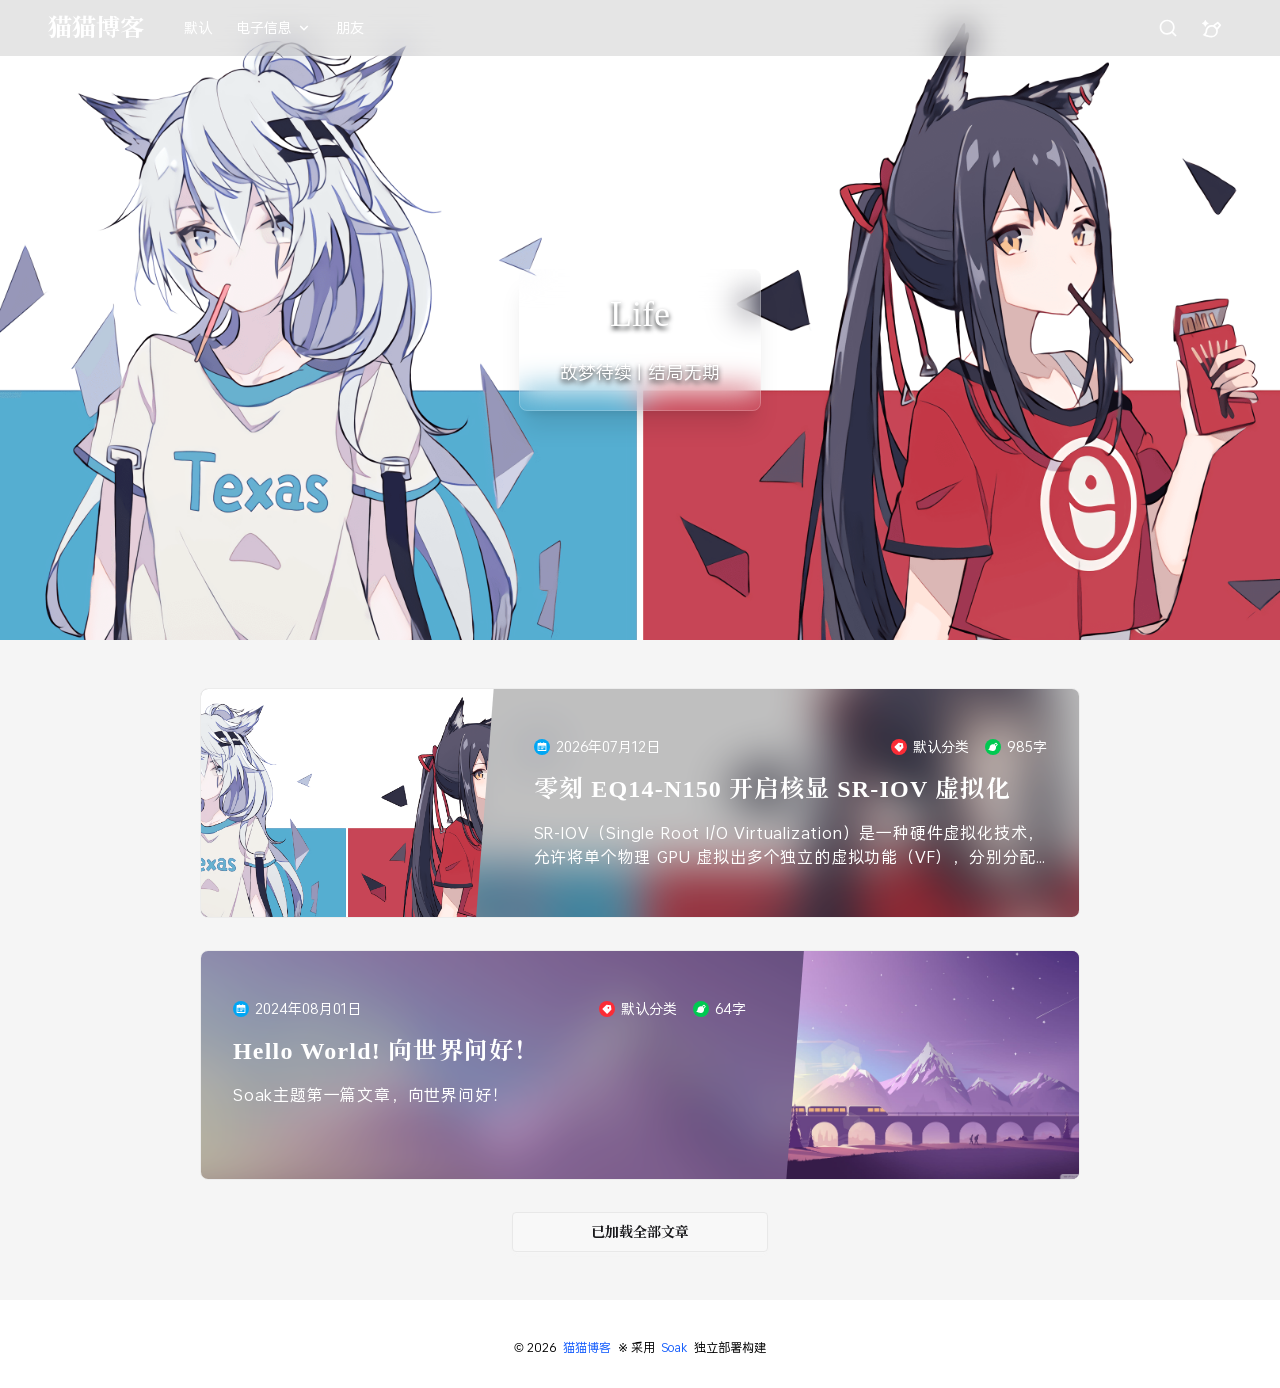
<file: index.html>
<!DOCTYPE html><html lang="zh-CN" class="overflow-y-scroll"> <head><meta charset="UTF-8"><title>猫猫博客 - 故梦待续 | 结局无期</title><meta name="description" content="故梦待续 | 结局无期"><meta name="author" content="Cat"><meta name="viewport" content="width=device-width, initial-scale=1, shrink-to-fit=no"><meta name="generator" content="Astro v5.18.1"><script>
            const theme = localStorage.getItem("theme");
            document.documentElement.setAttribute(
                "data-theme",
                theme || "light",
            );
        </script><link rel="icon" type="image/png" href="/favicon.ico"><link rel="apple-touch-icon-precomposed" href="/favicon.ico"><link href="/fonts/SourceHanSerifCN-Bold/font.css" rel="stylesheet"><link href="/fonts/OPlusSans3-Regular/font.css" rel="stylesheet"><link rel="stylesheet" href="/_astro/_page_.B54e9AsE.css"></head> <body> <div class="bg-base-300/60"> <header data-have-img="true" id="navbar" data-hide-navbar-on-scroll="1" class="navbar justify-between bg-base-100 h-14 min-h-14 px-4 sm:px-6 lg:px-12 z-30 py-0 top-0 left-0 right-0 fixed" data-astro-transition-persist="astro-y6nrcfoz-1"> <div class="navbar-start w-auto"> <div class="drawer lg:hidden me-4 w-auto"> <input id="my-drawer" type="checkbox" class="drawer-toggle"> <div class="drawer-content"> <label for="my-drawer" class="btn btn-ghost btn-square drawer-button"> <svg width="1em" height="1em" class="size-5" data-icon="menu-line">   <symbol id="ai:local:menu-line" viewBox="0 0 24 24"><path fill="currentColor" d="M3 4h18v2H3zm0 7h18v2H3zm0 7h18v2H3z"/></symbol><use href="#ai:local:menu-line"></use>  </svg> </label> </div> <div class="drawer-side"> <label for="my-drawer" aria-label="close sidebar" class="drawer-overlay"></label> <div class="menu bg-base-100 text-base-content min-h-full w-4/5 p-4"> <div class="mb-4 rounded-box overflow-hidden bg-cover bg-center object-cover" style="height:10rem;background-image:url(/images/bg.jpg)"></div> <div class="mb-4 p-4 rounded-box flex items-center"> <img src="/images/avatar.svg" alt="头像" class="size-12"> <div class="ms-4"> <h1 class="text-lg font-bold font-serif">Cat</h1> <p class="mt-1 line-clamp-2">故梦待续 | 结局无期</p> </div> </div> <ul> <li> <a href="/category/default">默认分类</a> </li><li>  <details open> <summary>电子信息</summary> <ul> <li> <a href="/category/computer">计算机</a> </li> </ul> </details>  </li><li> <a href="/friends">朋友圈</a> </li> </ul> </div> </div> </div> <a class="block" href="/"> <span class="logo-text font-serif text-2xl font-bold whitespace-nowrap inline-flex"> 猫猫博客 </span> </a> <div class="navbar-center ms-10 hidden lg:flex"> <nav class="hidden md:block h-14"> <div class="flex items-center gap-6 text-sm leading-14"> <a href="/category/default" class="hover:text-blue-500"> 默认 </a><div class="group/one"> <div class="relative"> <button class="flex items-center gap-x-1"> <span>电子信息</span> <svg width="1em" height="1em" class="size-4 flex-none transition-all group-hover/one:rotate-180" data-icon="arrow-down-s-line">   <symbol id="ai:local:arrow-down-s-line" viewBox="0 0 24 24"><path fill="currentColor" d="m12 13.171 4.95-4.95 1.414 1.415L12 16 5.636 9.636 7.05 8.222z"/></symbol><use href="#ai:local:arrow-down-s-line"></use>  </svg> </button> <div class="pt-1 absolute -left-2 opacity-0 invisible scale-90 transition duration-200 origin-top-left group-hover/one:opacity-100 group-hover/one:visible group-hover/one:scale-100"> <div data-nav-item class="bg-base-100 border-base-300 border min-w-40 shadow-lg rounded-box leading-normal"> <a href="/category/computer" class="group/text transition hover:bg-base-content/10 flex items-center gap-2 w-full px-4 py-2.5 text-left first-of-type:rounded-t-box last-of-type:rounded-b-box"> <span class="transition group-hover/text:translate-x-2"> 📊计算机 </span> </a> </div> </div> </div> </div><a href="/friends" class="hover:text-blue-500"> 朋友 </a> </div> </nav> </div> </div> <div class="navbar-end gap-x-1 leading-14 w-auto"> <style>astro-island,astro-slot,astro-static-slot{display:contents}</style><script>(()=>{var l=(n,t)=>{let i=async()=>{await(await n())()},e=typeof t.value=="object"?t.value:void 0,s={timeout:e==null?void 0:e.timeout};"requestIdleCallback"in window?window.requestIdleCallback(i,s):setTimeout(i,s.timeout||200)};(self.Astro||(self.Astro={})).idle=l;window.dispatchEvent(new Event("astro:idle"));})();</script><script>(()=>{var A=Object.defineProperty;var g=(i,o,a)=>o in i?A(i,o,{enumerable:!0,configurable:!0,writable:!0,value:a}):i[o]=a;var d=(i,o,a)=>g(i,typeof o!="symbol"?o+"":o,a);{let i={0:t=>m(t),1:t=>a(t),2:t=>new RegExp(t),3:t=>new Date(t),4:t=>new Map(a(t)),5:t=>new Set(a(t)),6:t=>BigInt(t),7:t=>new URL(t),8:t=>new Uint8Array(t),9:t=>new Uint16Array(t),10:t=>new Uint32Array(t),11:t=>1/0*t},o=t=>{let[l,e]=t;return l in i?i[l](e):void 0},a=t=>t.map(o),m=t=>typeof t!="object"||t===null?t:Object.fromEntries(Object.entries(t).map(([l,e])=>[l,o(e)]));class y extends HTMLElement{constructor(){super(...arguments);d(this,"Component");d(this,"hydrator");d(this,"hydrate",async()=>{var b;if(!this.hydrator||!this.isConnected)return;let e=(b=this.parentElement)==null?void 0:b.closest("astro-island[ssr]");if(e){e.addEventListener("astro:hydrate",this.hydrate,{once:!0});return}let c=this.querySelectorAll("astro-slot"),n={},h=this.querySelectorAll("template[data-astro-template]");for(let r of h){let s=r.closest(this.tagName);s!=null&&s.isSameNode(this)&&(n[r.getAttribute("data-astro-template")||"default"]=r.innerHTML,r.remove())}for(let r of c){let s=r.closest(this.tagName);s!=null&&s.isSameNode(this)&&(n[r.getAttribute("name")||"default"]=r.innerHTML)}let p;try{p=this.hasAttribute("props")?m(JSON.parse(this.getAttribute("props"))):{}}catch(r){let s=this.getAttribute("component-url")||"<unknown>",v=this.getAttribute("component-export");throw v&&(s+=` (export ${v})`),console.error(`[hydrate] Error parsing props for component ${s}`,this.getAttribute("props"),r),r}let u;await this.hydrator(this)(this.Component,p,n,{client:this.getAttribute("client")}),this.removeAttribute("ssr"),this.dispatchEvent(new CustomEvent("astro:hydrate"))});d(this,"unmount",()=>{this.isConnected||this.dispatchEvent(new CustomEvent("astro:unmount"))})}disconnectedCallback(){document.removeEventListener("astro:after-swap",this.unmount),document.addEventListener("astro:after-swap",this.unmount,{once:!0})}connectedCallback(){if(!this.hasAttribute("await-children")||document.readyState==="interactive"||document.readyState==="complete")this.childrenConnectedCallback();else{let e=()=>{document.removeEventListener("DOMContentLoaded",e),c.disconnect(),this.childrenConnectedCallback()},c=new MutationObserver(()=>{var n;((n=this.lastChild)==null?void 0:n.nodeType)===Node.COMMENT_NODE&&this.lastChild.nodeValue==="astro:end"&&(this.lastChild.remove(),e())});c.observe(this,{childList:!0}),document.addEventListener("DOMContentLoaded",e)}}async childrenConnectedCallback(){let e=this.getAttribute("before-hydration-url");e&&await import(e),this.start()}async start(){let e=JSON.parse(this.getAttribute("opts")),c=this.getAttribute("client");if(Astro[c]===void 0){window.addEventListener(`astro:${c}`,()=>this.start(),{once:!0});return}try{await Astro[c](async()=>{let n=this.getAttribute("renderer-url"),[h,{default:p}]=await Promise.all([import(this.getAttribute("component-url")),n?import(n):()=>()=>{}]),u=this.getAttribute("component-export")||"default";if(!u.includes("."))this.Component=h[u];else{this.Component=h;for(let f of u.split("."))this.Component=this.Component[f]}return this.hydrator=p,this.hydrate},e,this)}catch(n){console.error(`[astro-island] Error hydrating ${this.getAttribute("component-url")}`,n)}}attributeChangedCallback(){this.hydrate()}}d(y,"observedAttributes",["props"]),customElements.get("astro-island")||customElements.define("astro-island",y)}})();</script><script>window._$HY||(e=>{let t=e=>e&&e.hasAttribute&&(e.hasAttribute("data-hk")?e:t(e.host&&e.host.nodeType?e.host:e.parentNode));["click", "input"].forEach((o=>document.addEventListener(o,(o=>{if(!e.events)return;let s=t(o.composedPath&&o.composedPath()[0]||o.target);s&&!e.completed.has(s)&&e.events.push([s,o])}))))})(_$HY={events:[],completed:new WeakSet,r:{},fe(){}});</script><!--xs--><astro-island uid="7tEhU" data-solid-render-id="s2" component-url="/_astro/Search.Q9Pj1M9y.js" component-export="default" renderer-url="/_astro/client.WtngwqKk.js" props="{}" ssr client="idle" opts="{&quot;name&quot;:&quot;Search&quot;,&quot;value&quot;:true}" await-children><button data-hk="s20000" type="button" aria-label="打开全站搜索" class="btn btn-square btn-ghost"><svg class="size-5" xmlns="http://www.w3.org/2000/svg" viewBox="0 0 24 24" fill="currentColor"><path d="M18.031 16.6168L22.3137 20.8995L20.8995 22.3137L16.6168 18.031C15.0769 19.263 13.124 20 11 20C6.032 20 2 15.968 2 11C2 6.032 6.032 2 11 2C15.968 2 20 6.032 20 11C20 13.124 19.263 15.0769 18.031 16.6168ZM16.0247 15.8748C17.2475 14.6146 18 12.8956 18 11C18 7.1325 14.8675 4 11 4C7.1325 4 4 7.1325 4 11C4 14.8675 7.1325 18 11 18C12.8956 18 14.6146 17.2475 15.8748 16.0247L16.0247 15.8748Z"></path></svg></button><!--astro:end--></astro-island> <div class="dropdown dropdown-end"> <button type="button" tabindex="0" aria-label="切换配色主题" class="btn btn-ghost btn-square"> <svg width="1em" height="1em" class="size-5" data-icon="brush-ai-line">   <symbol id="ai:local:brush-ai-line" viewBox="0 0 24 24"><path fill="currentColor" d="m4.713 7.128-.246.566a.506.506 0 0 1-.934 0l-.246-.566a4.36 4.36 0 0 0-2.22-2.25l-.759-.339a.53.53 0 0 1 0-.963l.717-.319A4.37 4.37 0 0 0 3.276.931L3.53.32a.506.506 0 0 1 .942 0l.253.61a4.37 4.37 0 0 0 2.25 2.327l.718.32a.53.53 0 0 1 0 .962l-.76.338a4.36 4.36 0 0 0-2.219 2.251m10.601 2.405.143.142a5.5 5.5 0 0 1 1.356 5.245 5.505 5.505 0 0 1-5.311 4.078c-2.036 0-4.714-.625-6.973-1.514 1.205-1.414 1.645-2.809 1.8-4.679.037-.451.06-.63.103-.79.793-2.962 3.585-4.61 6.492-3.831.93.25 1.742.724 2.39 1.349m2.914-7.162-4.94 3.842c-3.946-.974-7.73 1.333-8.788 5.284-.102.38-.134.765-.167 1.169-.115 1.394-.247 3.005-3.333 5.33 2.5 1.5 7 3.002 10.502 3.002a7.505 7.505 0 0 0 7.283-9.291l3.84-4.938a1 1 0 0 0-.082-1.321L19.55 2.454a1 1 0 0 0-1.321-.083m-1.333 5.914a8 8 0 0 0-.194-.194l-1.124-1.124 3.182-2.475 1.746 1.746L18.03 9.42z"/></symbol><use href="#ai:local:brush-ai-line"></use>  </svg> </button> <ul tabindex="0" class="dropdown-content menu bg-base-100 rounded-box z-1 p-2 shadow-sm space-y-2"> <li> <button class="btn flex items-center gap-x-1" data-set-theme="light"> <div data-theme="light" class="bg-base-100 grid shrink-0 grid-cols-2 gap-0.5 rounded-box p-1 shadow-sm"> <div class="bg-base-content size-1.5 rounded-full"></div> <div class="bg-primary size-1.5 rounded-full"></div> <div class="bg-secondary size-1.5 rounded-full"></div> <div class="bg-accent size-1.5 rounded-full"></div> </div> <div class="w-30 truncate">浅色模式</div> </button> </li><li> <button class="btn flex items-center gap-x-1" data-set-theme="dark"> <div data-theme="dark" class="bg-base-100 grid shrink-0 grid-cols-2 gap-0.5 rounded-box p-1 shadow-sm"> <div class="bg-base-content size-1.5 rounded-full"></div> <div class="bg-primary size-1.5 rounded-full"></div> <div class="bg-secondary size-1.5 rounded-full"></div> <div class="bg-accent size-1.5 rounded-full"></div> </div> <div class="w-30 truncate">暗黑模式</div> </button> </li> </ul> </div> </div> </header> <script>
    (function () {
        let lastScrollY = window.scrollY;
        let isTop = true;
        let hidden = true;

        function updateHeaderState() {
            const header = document.getElementById("navbar");
            const heroBox = document.querySelector("[data-hero-box]");
            if (!header) return;

            const currentScrollY = window.scrollY;

            // 处理导航栏显隐
            if (header.dataset.hideNavbarOnScroll === "1") {
                hidden = currentScrollY <= lastScrollY;

                // 显式设置属性值
                if (hidden) {
                    header.setAttribute("data-pinned", "true");
                    header.removeAttribute("data-unpinned");
                } else {
                    header.setAttribute("data-unpinned", "true");
                    header.removeAttribute("data-pinned");
                }
            }

            // 处理顶部状态
            if (heroBox && heroBox.clientHeight) {
                isTop =
                    currentScrollY <=
                    heroBox.clientHeight - header.clientHeight;
            } else {
                isTop = currentScrollY <= header.clientHeight;
            }
            if (isTop) {
                header.setAttribute("data-is-top", "true");
            } else {
                header.setAttribute("data-is-top", "false");
            }

            lastScrollY = currentScrollY;
        }

        // 初始化逻辑保持不变
        document.addEventListener("DOMContentLoaded", () => {
            window.addEventListener("scroll", updateHeaderState);
            updateHeaderState();
        });
    })();
</script> <div data-hero-box style="height:40rem;background-image:url(/images/covers/Cuteen.png)" class="hero bg-gray-300 mb-4 flex bg-center relative text-2xl leading-8 flex-col justify-center items-center object-cover bg-cover"> <div data-hero-box-content class="max-w-screen-md z-10 text-center mt-10 px-10 py-6 backdrop-blur-lg rounded-lg text-white border border-base-100/20 shadow-xl"> <div class="font-serif sm:text-4xl text-2xl">Life</div> <div class="mt-3 text-sm sm:mt-6 sm:text-lg"> <span>故梦待续 | 结局无期</span> </div> </div> </div> <main id="pjax-container" class="pb-12 sm:pt-8 pt-4">  <div class="flex w-full gap-4 justify-center px-2 sm:px-6">  <div class="w-full flex-col flex items-center gap-8"> <div data-article-list class="w-full flex items-center flex-col gap-4 sm:gap-8"><a href="/posts/N150 开启核显 SR-IOV 虚拟化" class="card card-border bg-base-100 w-full lg:w-220 outline-base-content/5 hover:outline-base-content/8 hover:shadow-lg
    transition duration-300 outline -outline-offset-1 cursor-pointer overflow-hidden group"> <div class="card-body p-0 relative flex-row"> <figure class="object-cover absolute bg-center bg-cover w-full brightness-50 md:blur-lg md:brightness-75 md:scale-150 inset-0" style="background-image: url(/images/covers/Cuteen.png);"></figure> <div style="clip-path: polygon(0 0,100% 0,94% 100%,0 100%)" class="md:block hidden z-10 w-4/12 overflow-hidden flex-shrink-0"> <img class="aspect-[16/9] object-cover bg-center bg-cover w-full h-full group-hover:scale-105 group-hover:rotate-1" src="/images/covers/Cuteen.png" style="transition: all .3s cubic-bezier(0,0,.2,1);" alt="零刻 EQ14-N150 开启核显 SR-IOV 虚拟化"> </div> <div class="z-10 text-white px-4 py-6 md:px-8 md:py-12 w-full"> <div class="flex justify-between items-center"> <div class="flex items-center justify-between w-full gap-x-4 gap-y-2 text-white"> <div class="flex items-center sm:text-sm text-xs"> <div class="size-4 flex items-center justify-center mr-1.5 rounded-full bg-sky-500"> <div class="transform scale-75"> <svg width="1em" height="1em" data-icon="time">   <symbol id="ai:local:time" viewBox="0 0 24 24"><path fill="currentColor" d="M17 3h4a1 1 0 0 1 1 1v16a1 1 0 0 1-1 1H3a1 1 0 0 1-1-1V4a1 1 0 0 1 1-1h4V1h2v2h6V1h2zM4 9v10h16V9zm2 2h2v2H6zm0 4h2v2H6zm4-4h8v2h-8zm0 4h5v2h-5z"/></symbol><use href="#ai:local:time"></use>  </svg> </div> </div> <span>2026年07月12日</span> </div> <div class="flex items-center gap-x-4"> <div class="flex items-center sm:text-sm text-xs"> <div class="size-4 flex items-center justify-center mr-1.5 rounded-full bg-red-500"> <div class="transform scale-75"> <svg width="1em" height="1em" data-icon="tag">   <symbol id="ai:local:tag" viewBox="0 0 24 24"><path fill="currentColor" d="m10.904 2.1 9.9 1.414 1.414 9.9-9.192 9.192a1 1 0 0 1-1.415 0l-9.9-9.9a1 1 0 0 1 0-1.413zm2.829 8.486a2 2 0 1 0 2.828-2.829 2 2 0 0 0-2.828 2.829"/></symbol><use href="#ai:local:tag"></use>  </svg> </div> </div> <span>默认分类</span> </div> <div class="items-center sm:text-sm text-xs hidden sm:flex"> <div class="size-4 flex items-center justify-center mr-1.5 rounded-full bg-green-500"> <div class="transform scale-75"> <svg width="1em" height="1em" data-icon="textCount">   <symbol id="ai:local:textCount" viewBox="0 0 24 24"><path fill="currentColor" d="m13.289 6.213 4.939-3.842a1 1 0 0 1 1.32.083l2.995 2.994a1 1 0 0 1 .082 1.32l-3.84 4.939a7.505 7.505 0 0 1-7.283 9.292C8 20.999 3.5 19.497 1 17.997c3.98-3 3.047-4.81 3.5-6.5 1.058-3.95 4.842-6.258 8.789-5.284M16.7 8.092q.098.095.194.193L18.03 9.42l2.475-3.182-1.746-1.746-3.182 2.475z"/></symbol><use href="#ai:local:textCount"></use>  </svg> </div> </div> <span>985字</span>  </div> </div> </div> </div> <h2 class="card-title tracking-wider font-serif line-clamp-2 sm:line-clamp-1 text-lg sm:text-2xl my-2 sm:my-4"> 零刻 EQ14-N150 开启核显 SR-IOV 虚拟化 </h2> <p class="leading-6 tracking-wider min-h-12 line-clamp-2 text-xs sm:text-base"> SR-IOV（Single Root I/O Virtualization）是一种硬件虚拟化技术，允许将单个物理 GPU 虚拟出多个独立的虚拟功能（VF），分别分配给不同的虚拟机使用。对于 Intel 11 代及以后的 CPU，Intel 全面转向了 SR-IOV 方案，性能损耗极低，最多可切分出 7 个虚拟功能。 设备：零刻 EQ14（此次验证设备） CP... </p> </div> </div> </a><a href="/posts/hello-world" class="card card-border bg-base-100 w-full lg:w-220 outline-base-content/5 hover:outline-base-content/8 hover:shadow-lg
    transition duration-300 outline -outline-offset-1 cursor-pointer overflow-hidden group"> <div class="card-body p-0 relative flex-row flex-row-reverse"> <figure class="object-cover absolute bg-center bg-cover w-full brightness-50 md:blur-lg md:brightness-75 md:scale-150 inset-0" style="background-image: url(/images/covers/img-2.jpg);"></figure> <div style="clip-path: polygon(6% 0,100% 0,100% 100%,0 100%)" class="md:block hidden z-10 w-4/12 overflow-hidden flex-shrink-0"> <img class="aspect-[16/9] object-cover bg-center bg-cover w-full h-full group-hover:scale-105 group-hover:rotate-1" src="/images/covers/img-2.jpg" style="transition: all .3s cubic-bezier(0,0,.2,1);" alt="Hello World! 向世界问好！"> </div> <div class="z-10 text-white px-4 py-6 md:px-8 md:py-12 w-full"> <div class="flex justify-between items-center"> <div class="flex items-center justify-between w-full gap-x-4 gap-y-2 text-white"> <div class="flex items-center sm:text-sm text-xs"> <div class="size-4 flex items-center justify-center mr-1.5 rounded-full bg-sky-500"> <div class="transform scale-75"> <svg width="1em" height="1em" viewBox="0 0 24 24" data-icon="time">   <use href="#ai:local:time"></use>  </svg> </div> </div> <span>2024年08月01日</span> </div> <div class="flex items-center gap-x-4"> <div class="flex items-center sm:text-sm text-xs"> <div class="size-4 flex items-center justify-center mr-1.5 rounded-full bg-red-500"> <div class="transform scale-75"> <svg width="1em" height="1em" viewBox="0 0 24 24" data-icon="tag">   <use href="#ai:local:tag"></use>  </svg> </div> </div> <span>默认分类</span> </div> <div class="items-center sm:text-sm text-xs hidden sm:flex"> <div class="size-4 flex items-center justify-center mr-1.5 rounded-full bg-green-500"> <div class="transform scale-75"> <svg width="1em" height="1em" viewBox="0 0 24 24" data-icon="textCount">   <use href="#ai:local:textCount"></use>  </svg> </div> </div> <span>64字</span>  </div> </div> </div> </div> <h2 class="card-title tracking-wider font-serif line-clamp-2 sm:line-clamp-1 text-lg sm:text-2xl my-2 sm:my-4"> Hello World! 向世界问好！ </h2> <p class="leading-6 tracking-wider min-h-12 line-clamp-2 text-xs sm:text-base"> Soak主题第一篇文章，向世界问好！ </p> </div> </div> </a></div> <astro-island uid="1gVFtg" data-solid-render-id="s0" component-url="/_astro/LoadMore.Bh-9jMjU.js" component-export="default" renderer-url="/_astro/client.WtngwqKk.js" props="{&quot;total&quot;:[0,2],&quot;size&quot;:[0,8],&quot;currentPage&quot;:[0,1],&quot;prev&quot;:[0],&quot;next&quot;:[0]}" ssr client="idle" opts="{&quot;name&quot;:&quot;LoadMoreBtn&quot;,&quot;value&quot;:true}" await-children><button data-hk="s000000" class="btn btn-wide font-serif">已加载全部文章</button><!--astro:end--></astro-island> </div>  </div>  </main> <footer id="footer" class="py-8 text-center space-y-2 bg-base-100"> <div class="flex items-center justify-center gap-2 flex-wrap">  </div> <p class="text-xs"> <span>©&nbsp;2026&nbsp;</span> <a class="no-underline text-blue-600" href="https://blog.loli.life/">猫猫博客</a> <span>&nbsp;※&nbsp;采用&nbsp;</span> <a class="no-underline text-blue-600" href="https://zwy.life/soak-theme" target="_blank">Soak</a> <span> &nbsp;独立部署构建</span> </p> </footer> </div> <button id="back-to-top" type="button" aria-label="返回页面顶部" onclick="window.scrollTo({ top: 0, behavior: 'smooth' });" class="fixed right-6 bottom-6 w-10 h-10 btn btn-square opacity-0 invisible transition-all"> <svg width="1em" height="1em" class="size-6" data-icon="circle-arrow-up-s-line">   <symbol id="ai:local:circle-arrow-up-s-line" viewBox="0 0 1024 1024"><path fill="currentColor" d="M515.887 938.659a422.796 422.796 0 1 1 422.795-422.772 423.24 423.24 0 0 1-422.795 422.772m0-775.75a352.977 352.977 0 1 0 352.977 352.978 353.373 353.373 0 0 0-352.977-352.978"/><path fill="currentColor" d="M671.046 550.796a34.9 34.9 0 0 1-24.693-10.24L515.887 410.089l-130.49 130.467a34.91 34.91 0 0 1-49.362-49.362l155.16-155.16a34.91 34.91 0 0 1 49.36 0l155.16 155.16a34.91 34.91 0 0 1-24.67 59.602"/><path fill="currentColor" d="M515.887 705.932a34.91 34.91 0 0 1-34.91-34.91V360.728a34.91 34.91 0 0 1 69.819 0v310.296a34.91 34.91 0 0 1-34.91 34.909"/></symbol><use href="#ai:local:circle-arrow-up-s-line"></use>  </svg> </button> <script>(function(){const scriptUrl = "/pagefind/pagefind.js";

    (async function findInit() {
        try {
            const pageFind = await import(scriptUrl);
            await pageFind.options({
                excerptLength: 20,
            });
            pageFind.init();
            window.pagefind = pageFind;
            await pageFind.search(""); // speed up the first search
        } catch (error) {
            console.warn("Pagefind 搜索索引加载失败", error);
        }
    })();
})();</script> <script>(()=>{var a=(s,i,o)=>{let r=async()=>{await(await s())()},t=typeof i.value=="object"?i.value:void 0,c={rootMargin:t==null?void 0:t.rootMargin},n=new IntersectionObserver(e=>{for(let l of e)if(l.isIntersecting){n.disconnect(),r();break}},c);for(let e of o.children)n.observe(e)};(self.Astro||(self.Astro={})).visible=a;window.dispatchEvent(new Event("astro:visible"));})();</script><astro-island uid="Z2qfbsF" data-solid-render-id="s1" component-url="/_astro/_astro-entry_solid-toast.DAvZulxX.js" component-export="Toaster" renderer-url="/_astro/client.WtngwqKk.js" props="{&quot;position&quot;:[0,&quot;top-center&quot;]}" ssr client="visible" opts="{&quot;name&quot;:&quot;Toaster&quot;,&quot;value&quot;:true}" await-children><div data-hk="s10000" style="position:fixed;z-index:9999;top:16px;bottom:16px;left:16px;right:16px;pointer-events:none"><style>.sldt-active{z-index:9999;}.sldt-active>*{pointer-events:auto;}</style><!--$--><!--/--></div><!--astro:end--></astro-island> <script type="module" src="/_astro/InitApp.astro_astro_type_script_index_0_lang.Dfy4MGQL.js"></script>  </body></html>
</file>
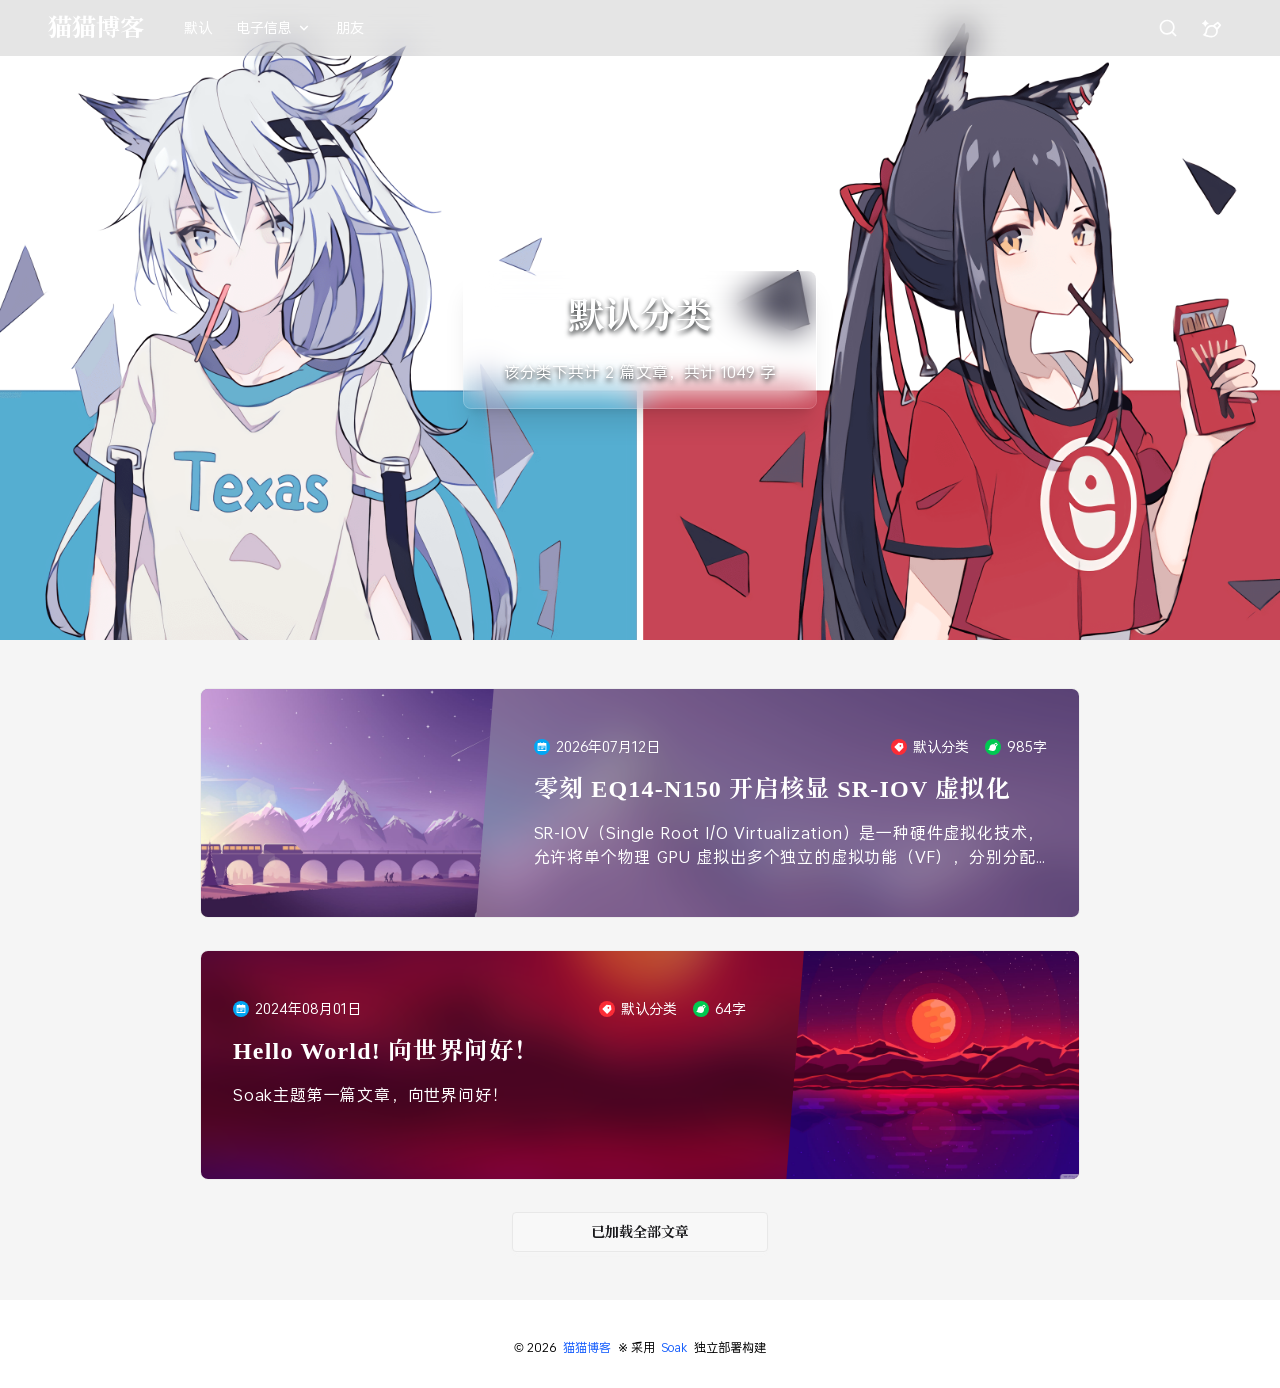
<file: category/default/index.html>
<!DOCTYPE html><html lang="zh-CN" class="overflow-y-scroll"> <head><meta charset="UTF-8"><title>默认分类 - 猫猫博客</title><meta name="description" content="分类 &#34;默认分类&#34; 下的文章"><meta name="author" content="Cat"><meta name="viewport" content="width=device-width, initial-scale=1, shrink-to-fit=no"><meta name="generator" content="Astro v5.18.1"><script>
            const theme = localStorage.getItem("theme");
            document.documentElement.setAttribute(
                "data-theme",
                theme || "light",
            );
        </script><link rel="icon" type="image/png" href="/favicon.ico"><link rel="apple-touch-icon-precomposed" href="/favicon.ico"><link href="/fonts/SourceHanSerifCN-Bold/font.css" rel="stylesheet"><link href="/fonts/OPlusSans3-Regular/font.css" rel="stylesheet"><link rel="stylesheet" href="/_astro/_page_.B54e9AsE.css"></head> <body> <div class="bg-base-300/60"> <header data-have-img="true" id="navbar" data-hide-navbar-on-scroll="1" class="navbar justify-between bg-base-100 h-14 min-h-14 px-4 sm:px-6 lg:px-12 z-30 py-0 top-0 left-0 right-0 fixed" data-astro-transition-persist="astro-y6nrcfoz-1"> <div class="navbar-start w-auto"> <div class="drawer lg:hidden me-4 w-auto"> <input id="my-drawer" type="checkbox" class="drawer-toggle"> <div class="drawer-content"> <label for="my-drawer" class="btn btn-ghost btn-square drawer-button"> <svg width="1em" height="1em" class="size-5" data-icon="menu-line">   <symbol id="ai:local:menu-line" viewBox="0 0 24 24"><path fill="currentColor" d="M3 4h18v2H3zm0 7h18v2H3zm0 7h18v2H3z"/></symbol><use href="#ai:local:menu-line"></use>  </svg> </label> </div> <div class="drawer-side"> <label for="my-drawer" aria-label="close sidebar" class="drawer-overlay"></label> <div class="menu bg-base-100 text-base-content min-h-full w-4/5 p-4"> <div class="mb-4 rounded-box overflow-hidden bg-cover bg-center object-cover" style="height:10rem;background-image:url(/images/bg.jpg)"></div> <div class="mb-4 p-4 rounded-box flex items-center"> <img src="/images/avatar.svg" alt="头像" class="size-12"> <div class="ms-4"> <h1 class="text-lg font-bold font-serif">Cat</h1> <p class="mt-1 line-clamp-2">故梦待续 | 结局无期</p> </div> </div> <ul> <li> <a href="/category/default">默认分类</a> </li><li>  <details open> <summary>电子信息</summary> <ul> <li> <a href="/category/computer">计算机</a> </li> </ul> </details>  </li><li> <a href="/friends">朋友圈</a> </li> </ul> </div> </div> </div> <a class="block" href="/"> <span class="logo-text font-serif text-2xl font-bold whitespace-nowrap inline-flex"> 猫猫博客 </span> </a> <div class="navbar-center ms-10 hidden lg:flex"> <nav class="hidden md:block h-14"> <div class="flex items-center gap-6 text-sm leading-14"> <a href="/category/default" class="hover:text-blue-500"> 默认 </a><div class="group/one"> <div class="relative"> <button class="flex items-center gap-x-1"> <span>电子信息</span> <svg width="1em" height="1em" class="size-4 flex-none transition-all group-hover/one:rotate-180" data-icon="arrow-down-s-line">   <symbol id="ai:local:arrow-down-s-line" viewBox="0 0 24 24"><path fill="currentColor" d="m12 13.171 4.95-4.95 1.414 1.415L12 16 5.636 9.636 7.05 8.222z"/></symbol><use href="#ai:local:arrow-down-s-line"></use>  </svg> </button> <div class="pt-1 absolute -left-2 opacity-0 invisible scale-90 transition duration-200 origin-top-left group-hover/one:opacity-100 group-hover/one:visible group-hover/one:scale-100"> <div data-nav-item class="bg-base-100 border-base-300 border min-w-40 shadow-lg rounded-box leading-normal"> <a href="/category/computer" class="group/text transition hover:bg-base-content/10 flex items-center gap-2 w-full px-4 py-2.5 text-left first-of-type:rounded-t-box last-of-type:rounded-b-box"> <span class="transition group-hover/text:translate-x-2"> 📊计算机 </span> </a> </div> </div> </div> </div><a href="/friends" class="hover:text-blue-500"> 朋友 </a> </div> </nav> </div> </div> <div class="navbar-end gap-x-1 leading-14 w-auto"> <style>astro-island,astro-slot,astro-static-slot{display:contents}</style><script>(()=>{var l=(n,t)=>{let i=async()=>{await(await n())()},e=typeof t.value=="object"?t.value:void 0,s={timeout:e==null?void 0:e.timeout};"requestIdleCallback"in window?window.requestIdleCallback(i,s):setTimeout(i,s.timeout||200)};(self.Astro||(self.Astro={})).idle=l;window.dispatchEvent(new Event("astro:idle"));})();</script><script>(()=>{var A=Object.defineProperty;var g=(i,o,a)=>o in i?A(i,o,{enumerable:!0,configurable:!0,writable:!0,value:a}):i[o]=a;var d=(i,o,a)=>g(i,typeof o!="symbol"?o+"":o,a);{let i={0:t=>m(t),1:t=>a(t),2:t=>new RegExp(t),3:t=>new Date(t),4:t=>new Map(a(t)),5:t=>new Set(a(t)),6:t=>BigInt(t),7:t=>new URL(t),8:t=>new Uint8Array(t),9:t=>new Uint16Array(t),10:t=>new Uint32Array(t),11:t=>1/0*t},o=t=>{let[l,e]=t;return l in i?i[l](e):void 0},a=t=>t.map(o),m=t=>typeof t!="object"||t===null?t:Object.fromEntries(Object.entries(t).map(([l,e])=>[l,o(e)]));class y extends HTMLElement{constructor(){super(...arguments);d(this,"Component");d(this,"hydrator");d(this,"hydrate",async()=>{var b;if(!this.hydrator||!this.isConnected)return;let e=(b=this.parentElement)==null?void 0:b.closest("astro-island[ssr]");if(e){e.addEventListener("astro:hydrate",this.hydrate,{once:!0});return}let c=this.querySelectorAll("astro-slot"),n={},h=this.querySelectorAll("template[data-astro-template]");for(let r of h){let s=r.closest(this.tagName);s!=null&&s.isSameNode(this)&&(n[r.getAttribute("data-astro-template")||"default"]=r.innerHTML,r.remove())}for(let r of c){let s=r.closest(this.tagName);s!=null&&s.isSameNode(this)&&(n[r.getAttribute("name")||"default"]=r.innerHTML)}let p;try{p=this.hasAttribute("props")?m(JSON.parse(this.getAttribute("props"))):{}}catch(r){let s=this.getAttribute("component-url")||"<unknown>",v=this.getAttribute("component-export");throw v&&(s+=` (export ${v})`),console.error(`[hydrate] Error parsing props for component ${s}`,this.getAttribute("props"),r),r}let u;await this.hydrator(this)(this.Component,p,n,{client:this.getAttribute("client")}),this.removeAttribute("ssr"),this.dispatchEvent(new CustomEvent("astro:hydrate"))});d(this,"unmount",()=>{this.isConnected||this.dispatchEvent(new CustomEvent("astro:unmount"))})}disconnectedCallback(){document.removeEventListener("astro:after-swap",this.unmount),document.addEventListener("astro:after-swap",this.unmount,{once:!0})}connectedCallback(){if(!this.hasAttribute("await-children")||document.readyState==="interactive"||document.readyState==="complete")this.childrenConnectedCallback();else{let e=()=>{document.removeEventListener("DOMContentLoaded",e),c.disconnect(),this.childrenConnectedCallback()},c=new MutationObserver(()=>{var n;((n=this.lastChild)==null?void 0:n.nodeType)===Node.COMMENT_NODE&&this.lastChild.nodeValue==="astro:end"&&(this.lastChild.remove(),e())});c.observe(this,{childList:!0}),document.addEventListener("DOMContentLoaded",e)}}async childrenConnectedCallback(){let e=this.getAttribute("before-hydration-url");e&&await import(e),this.start()}async start(){let e=JSON.parse(this.getAttribute("opts")),c=this.getAttribute("client");if(Astro[c]===void 0){window.addEventListener(`astro:${c}`,()=>this.start(),{once:!0});return}try{await Astro[c](async()=>{let n=this.getAttribute("renderer-url"),[h,{default:p}]=await Promise.all([import(this.getAttribute("component-url")),n?import(n):()=>()=>{}]),u=this.getAttribute("component-export")||"default";if(!u.includes("."))this.Component=h[u];else{this.Component=h;for(let f of u.split("."))this.Component=this.Component[f]}return this.hydrator=p,this.hydrate},e,this)}catch(n){console.error(`[astro-island] Error hydrating ${this.getAttribute("component-url")}`,n)}}attributeChangedCallback(){this.hydrate()}}d(y,"observedAttributes",["props"]),customElements.get("astro-island")||customElements.define("astro-island",y)}})();</script><script>window._$HY||(e=>{let t=e=>e&&e.hasAttribute&&(e.hasAttribute("data-hk")?e:t(e.host&&e.host.nodeType?e.host:e.parentNode));["click", "input"].forEach((o=>document.addEventListener(o,(o=>{if(!e.events)return;let s=t(o.composedPath&&o.composedPath()[0]||o.target);s&&!e.completed.has(s)&&e.events.push([s,o])}))))})(_$HY={events:[],completed:new WeakSet,r:{},fe(){}});</script><!--xs--><astro-island uid="7tEhU" data-solid-render-id="s2" component-url="/_astro/Search.Q9Pj1M9y.js" component-export="default" renderer-url="/_astro/client.WtngwqKk.js" props="{}" ssr client="idle" opts="{&quot;name&quot;:&quot;Search&quot;,&quot;value&quot;:true}" await-children><button data-hk="s20000" type="button" aria-label="打开全站搜索" class="btn btn-square btn-ghost"><svg class="size-5" xmlns="http://www.w3.org/2000/svg" viewBox="0 0 24 24" fill="currentColor"><path d="M18.031 16.6168L22.3137 20.8995L20.8995 22.3137L16.6168 18.031C15.0769 19.263 13.124 20 11 20C6.032 20 2 15.968 2 11C2 6.032 6.032 2 11 2C15.968 2 20 6.032 20 11C20 13.124 19.263 15.0769 18.031 16.6168ZM16.0247 15.8748C17.2475 14.6146 18 12.8956 18 11C18 7.1325 14.8675 4 11 4C7.1325 4 4 7.1325 4 11C4 14.8675 7.1325 18 11 18C12.8956 18 14.6146 17.2475 15.8748 16.0247L16.0247 15.8748Z"></path></svg></button><!--astro:end--></astro-island> <div class="dropdown dropdown-end"> <button type="button" tabindex="0" aria-label="切换配色主题" class="btn btn-ghost btn-square"> <svg width="1em" height="1em" class="size-5" data-icon="brush-ai-line">   <symbol id="ai:local:brush-ai-line" viewBox="0 0 24 24"><path fill="currentColor" d="m4.713 7.128-.246.566a.506.506 0 0 1-.934 0l-.246-.566a4.36 4.36 0 0 0-2.22-2.25l-.759-.339a.53.53 0 0 1 0-.963l.717-.319A4.37 4.37 0 0 0 3.276.931L3.53.32a.506.506 0 0 1 .942 0l.253.61a4.37 4.37 0 0 0 2.25 2.327l.718.32a.53.53 0 0 1 0 .962l-.76.338a4.36 4.36 0 0 0-2.219 2.251m10.601 2.405.143.142a5.5 5.5 0 0 1 1.356 5.245 5.505 5.505 0 0 1-5.311 4.078c-2.036 0-4.714-.625-6.973-1.514 1.205-1.414 1.645-2.809 1.8-4.679.037-.451.06-.63.103-.79.793-2.962 3.585-4.61 6.492-3.831.93.25 1.742.724 2.39 1.349m2.914-7.162-4.94 3.842c-3.946-.974-7.73 1.333-8.788 5.284-.102.38-.134.765-.167 1.169-.115 1.394-.247 3.005-3.333 5.33 2.5 1.5 7 3.002 10.502 3.002a7.505 7.505 0 0 0 7.283-9.291l3.84-4.938a1 1 0 0 0-.082-1.321L19.55 2.454a1 1 0 0 0-1.321-.083m-1.333 5.914a8 8 0 0 0-.194-.194l-1.124-1.124 3.182-2.475 1.746 1.746L18.03 9.42z"/></symbol><use href="#ai:local:brush-ai-line"></use>  </svg> </button> <ul tabindex="0" class="dropdown-content menu bg-base-100 rounded-box z-1 p-2 shadow-sm space-y-2"> <li> <button class="btn flex items-center gap-x-1" data-set-theme="light"> <div data-theme="light" class="bg-base-100 grid shrink-0 grid-cols-2 gap-0.5 rounded-box p-1 shadow-sm"> <div class="bg-base-content size-1.5 rounded-full"></div> <div class="bg-primary size-1.5 rounded-full"></div> <div class="bg-secondary size-1.5 rounded-full"></div> <div class="bg-accent size-1.5 rounded-full"></div> </div> <div class="w-30 truncate">浅色模式</div> </button> </li><li> <button class="btn flex items-center gap-x-1" data-set-theme="dark"> <div data-theme="dark" class="bg-base-100 grid shrink-0 grid-cols-2 gap-0.5 rounded-box p-1 shadow-sm"> <div class="bg-base-content size-1.5 rounded-full"></div> <div class="bg-primary size-1.5 rounded-full"></div> <div class="bg-secondary size-1.5 rounded-full"></div> <div class="bg-accent size-1.5 rounded-full"></div> </div> <div class="w-30 truncate">暗黑模式</div> </button> </li> </ul> </div> </div> </header> <script>
    (function () {
        let lastScrollY = window.scrollY;
        let isTop = true;
        let hidden = true;

        function updateHeaderState() {
            const header = document.getElementById("navbar");
            const heroBox = document.querySelector("[data-hero-box]");
            if (!header) return;

            const currentScrollY = window.scrollY;

            // 处理导航栏显隐
            if (header.dataset.hideNavbarOnScroll === "1") {
                hidden = currentScrollY <= lastScrollY;

                // 显式设置属性值
                if (hidden) {
                    header.setAttribute("data-pinned", "true");
                    header.removeAttribute("data-unpinned");
                } else {
                    header.setAttribute("data-unpinned", "true");
                    header.removeAttribute("data-pinned");
                }
            }

            // 处理顶部状态
            if (heroBox && heroBox.clientHeight) {
                isTop =
                    currentScrollY <=
                    heroBox.clientHeight - header.clientHeight;
            } else {
                isTop = currentScrollY <= header.clientHeight;
            }
            if (isTop) {
                header.setAttribute("data-is-top", "true");
            } else {
                header.setAttribute("data-is-top", "false");
            }

            lastScrollY = currentScrollY;
        }

        // 初始化逻辑保持不变
        document.addEventListener("DOMContentLoaded", () => {
            window.addEventListener("scroll", updateHeaderState);
            updateHeaderState();
        });
    })();
</script> <div data-hero-box style="height:40rem;background-image:url(/images/covers/Cuteen.png)" class="hero bg-gray-300 mb-4 flex bg-center relative text-2xl leading-8 flex-col justify-center items-center object-cover bg-cover"> <div data-hero-box-content class="max-w-screen-md z-10 text-center mt-10 px-10 py-6 backdrop-blur-lg rounded-lg text-white border border-base-100/20 shadow-xl"> <div class="font-serif sm:text-4xl text-2xl"> 默认分类 </div> <div class="mt-3 text-sm sm:mt-6 sm:text-base"> <span>  
该分类下共计 2 篇文章，共计  1049 字
</span> </div> </div> </div> <main id="pjax-container" class="pb-12 sm:pt-8 pt-4">  <div class="flex w-full gap-4 justify-center px-2 sm:px-6">  <div class="flex-col w-full flex items-center gap-4 sm:gap-8">  <div data-article-list class="w-full flex items-center flex-col gap-4 sm:gap-8"><a href="/posts/N150 开启核显 SR-IOV 虚拟化" class="card card-border bg-base-100 w-full lg:w-220 outline-base-content/5 hover:outline-base-content/8 hover:shadow-lg
    transition duration-300 outline -outline-offset-1 cursor-pointer overflow-hidden group"> <div class="card-body p-0 relative flex-row"> <figure class="object-cover absolute bg-center bg-cover w-full brightness-50 md:blur-lg md:brightness-75 md:scale-150 inset-0" style="background-image: url(/images/covers/img-2.jpg);"></figure> <div style="clip-path: polygon(0 0,100% 0,94% 100%,0 100%)" class="md:block hidden z-10 w-4/12 overflow-hidden flex-shrink-0"> <img class="aspect-[16/9] object-cover bg-center bg-cover w-full h-full group-hover:scale-105 group-hover:rotate-1" src="/images/covers/img-2.jpg" style="transition: all .3s cubic-bezier(0,0,.2,1);" alt="零刻 EQ14-N150 开启核显 SR-IOV 虚拟化"> </div> <div class="z-10 text-white px-4 py-6 md:px-8 md:py-12 w-full"> <div class="flex justify-between items-center"> <div class="flex items-center justify-between w-full gap-x-4 gap-y-2 text-white"> <div class="flex items-center sm:text-sm text-xs"> <div class="size-4 flex items-center justify-center mr-1.5 rounded-full bg-sky-500"> <div class="transform scale-75"> <svg width="1em" height="1em" data-icon="time">   <symbol id="ai:local:time" viewBox="0 0 24 24"><path fill="currentColor" d="M17 3h4a1 1 0 0 1 1 1v16a1 1 0 0 1-1 1H3a1 1 0 0 1-1-1V4a1 1 0 0 1 1-1h4V1h2v2h6V1h2zM4 9v10h16V9zm2 2h2v2H6zm0 4h2v2H6zm4-4h8v2h-8zm0 4h5v2h-5z"/></symbol><use href="#ai:local:time"></use>  </svg> </div> </div> <span>2026年07月12日</span> </div> <div class="flex items-center gap-x-4"> <div class="flex items-center sm:text-sm text-xs"> <div class="size-4 flex items-center justify-center mr-1.5 rounded-full bg-red-500"> <div class="transform scale-75"> <svg width="1em" height="1em" data-icon="tag">   <symbol id="ai:local:tag" viewBox="0 0 24 24"><path fill="currentColor" d="m10.904 2.1 9.9 1.414 1.414 9.9-9.192 9.192a1 1 0 0 1-1.415 0l-9.9-9.9a1 1 0 0 1 0-1.413zm2.829 8.486a2 2 0 1 0 2.828-2.829 2 2 0 0 0-2.828 2.829"/></symbol><use href="#ai:local:tag"></use>  </svg> </div> </div> <span>默认分类</span> </div> <div class="items-center sm:text-sm text-xs hidden sm:flex"> <div class="size-4 flex items-center justify-center mr-1.5 rounded-full bg-green-500"> <div class="transform scale-75"> <svg width="1em" height="1em" data-icon="textCount">   <symbol id="ai:local:textCount" viewBox="0 0 24 24"><path fill="currentColor" d="m13.289 6.213 4.939-3.842a1 1 0 0 1 1.32.083l2.995 2.994a1 1 0 0 1 .082 1.32l-3.84 4.939a7.505 7.505 0 0 1-7.283 9.292C8 20.999 3.5 19.497 1 17.997c3.98-3 3.047-4.81 3.5-6.5 1.058-3.95 4.842-6.258 8.789-5.284M16.7 8.092q.098.095.194.193L18.03 9.42l2.475-3.182-1.746-1.746-3.182 2.475z"/></symbol><use href="#ai:local:textCount"></use>  </svg> </div> </div> <span>985字</span>  </div> </div> </div> </div> <h2 class="card-title tracking-wider font-serif line-clamp-2 sm:line-clamp-1 text-lg sm:text-2xl my-2 sm:my-4"> 零刻 EQ14-N150 开启核显 SR-IOV 虚拟化 </h2> <p class="leading-6 tracking-wider min-h-12 line-clamp-2 text-xs sm:text-base"> SR-IOV（Single Root I/O Virtualization）是一种硬件虚拟化技术，允许将单个物理 GPU 虚拟出多个独立的虚拟功能（VF），分别分配给不同的虚拟机使用。对于 Intel 11 代及以后的 CPU，Intel 全面转向了 SR-IOV 方案，性能损耗极低，最多可切分出 7 个虚拟功能。 设备：零刻 EQ14（此次验证设备） CP... </p> </div> </div> </a><a href="/posts/hello-world" class="card card-border bg-base-100 w-full lg:w-220 outline-base-content/5 hover:outline-base-content/8 hover:shadow-lg
    transition duration-300 outline -outline-offset-1 cursor-pointer overflow-hidden group"> <div class="card-body p-0 relative flex-row flex-row-reverse"> <figure class="object-cover absolute bg-center bg-cover w-full brightness-50 md:blur-lg md:brightness-75 md:scale-150 inset-0" style="background-image: url(/images/covers/img-1.jpg);"></figure> <div style="clip-path: polygon(6% 0,100% 0,100% 100%,0 100%)" class="md:block hidden z-10 w-4/12 overflow-hidden flex-shrink-0"> <img class="aspect-[16/9] object-cover bg-center bg-cover w-full h-full group-hover:scale-105 group-hover:rotate-1" src="/images/covers/img-1.jpg" style="transition: all .3s cubic-bezier(0,0,.2,1);" alt="Hello World! 向世界问好！"> </div> <div class="z-10 text-white px-4 py-6 md:px-8 md:py-12 w-full"> <div class="flex justify-between items-center"> <div class="flex items-center justify-between w-full gap-x-4 gap-y-2 text-white"> <div class="flex items-center sm:text-sm text-xs"> <div class="size-4 flex items-center justify-center mr-1.5 rounded-full bg-sky-500"> <div class="transform scale-75"> <svg width="1em" height="1em" viewBox="0 0 24 24" data-icon="time">   <use href="#ai:local:time"></use>  </svg> </div> </div> <span>2024年08月01日</span> </div> <div class="flex items-center gap-x-4"> <div class="flex items-center sm:text-sm text-xs"> <div class="size-4 flex items-center justify-center mr-1.5 rounded-full bg-red-500"> <div class="transform scale-75"> <svg width="1em" height="1em" viewBox="0 0 24 24" data-icon="tag">   <use href="#ai:local:tag"></use>  </svg> </div> </div> <span>默认分类</span> </div> <div class="items-center sm:text-sm text-xs hidden sm:flex"> <div class="size-4 flex items-center justify-center mr-1.5 rounded-full bg-green-500"> <div class="transform scale-75"> <svg width="1em" height="1em" viewBox="0 0 24 24" data-icon="textCount">   <use href="#ai:local:textCount"></use>  </svg> </div> </div> <span>64字</span>  </div> </div> </div> </div> <h2 class="card-title tracking-wider font-serif line-clamp-2 sm:line-clamp-1 text-lg sm:text-2xl my-2 sm:my-4"> Hello World! 向世界问好！ </h2> <p class="leading-6 tracking-wider min-h-12 line-clamp-2 text-xs sm:text-base"> Soak主题第一篇文章，向世界问好！ </p> </div> </div> </a></div> <astro-island uid="1gVFtg" data-solid-render-id="s0" component-url="/_astro/LoadMore.Bh-9jMjU.js" component-export="default" renderer-url="/_astro/client.WtngwqKk.js" props="{&quot;total&quot;:[0,2],&quot;size&quot;:[0,8],&quot;currentPage&quot;:[0,1],&quot;prev&quot;:[0],&quot;next&quot;:[0]}" ssr client="idle" opts="{&quot;name&quot;:&quot;LoadMoreBtn&quot;,&quot;value&quot;:true}" await-children><button data-hk="s000000" class="btn btn-wide font-serif">已加载全部文章</button><!--astro:end--></astro-island> </div>  </div>  </main> <footer id="footer" class="py-8 text-center space-y-2 bg-base-100"> <div class="flex items-center justify-center gap-2 flex-wrap">  </div> <p class="text-xs"> <span>©&nbsp;2026&nbsp;</span> <a class="no-underline text-blue-600" href="https://blog.loli.life/">猫猫博客</a> <span>&nbsp;※&nbsp;采用&nbsp;</span> <a class="no-underline text-blue-600" href="https://zwy.life/soak-theme" target="_blank">Soak</a> <span> &nbsp;独立部署构建</span> </p> </footer> </div> <button id="back-to-top" type="button" aria-label="返回页面顶部" onclick="window.scrollTo({ top: 0, behavior: 'smooth' });" class="fixed right-6 bottom-6 w-10 h-10 btn btn-square opacity-0 invisible transition-all"> <svg width="1em" height="1em" class="size-6" data-icon="circle-arrow-up-s-line">   <symbol id="ai:local:circle-arrow-up-s-line" viewBox="0 0 1024 1024"><path fill="currentColor" d="M515.887 938.659a422.796 422.796 0 1 1 422.795-422.772 423.24 423.24 0 0 1-422.795 422.772m0-775.75a352.977 352.977 0 1 0 352.977 352.978 353.373 353.373 0 0 0-352.977-352.978"/><path fill="currentColor" d="M671.046 550.796a34.9 34.9 0 0 1-24.693-10.24L515.887 410.089l-130.49 130.467a34.91 34.91 0 0 1-49.362-49.362l155.16-155.16a34.91 34.91 0 0 1 49.36 0l155.16 155.16a34.91 34.91 0 0 1-24.67 59.602"/><path fill="currentColor" d="M515.887 705.932a34.91 34.91 0 0 1-34.91-34.91V360.728a34.91 34.91 0 0 1 69.819 0v310.296a34.91 34.91 0 0 1-34.91 34.909"/></symbol><use href="#ai:local:circle-arrow-up-s-line"></use>  </svg> </button> <script>(function(){const scriptUrl = "/pagefind/pagefind.js";

    (async function findInit() {
        try {
            const pageFind = await import(scriptUrl);
            await pageFind.options({
                excerptLength: 20,
            });
            pageFind.init();
            window.pagefind = pageFind;
            await pageFind.search(""); // speed up the first search
        } catch (error) {
            console.warn("Pagefind 搜索索引加载失败", error);
        }
    })();
})();</script> <script>(()=>{var a=(s,i,o)=>{let r=async()=>{await(await s())()},t=typeof i.value=="object"?i.value:void 0,c={rootMargin:t==null?void 0:t.rootMargin},n=new IntersectionObserver(e=>{for(let l of e)if(l.isIntersecting){n.disconnect(),r();break}},c);for(let e of o.children)n.observe(e)};(self.Astro||(self.Astro={})).visible=a;window.dispatchEvent(new Event("astro:visible"));})();</script><astro-island uid="Z2qfbsF" data-solid-render-id="s1" component-url="/_astro/_astro-entry_solid-toast.DAvZulxX.js" component-export="Toaster" renderer-url="/_astro/client.WtngwqKk.js" props="{&quot;position&quot;:[0,&quot;top-center&quot;]}" ssr client="visible" opts="{&quot;name&quot;:&quot;Toaster&quot;,&quot;value&quot;:true}" await-children><div data-hk="s10000" style="position:fixed;z-index:9999;top:16px;bottom:16px;left:16px;right:16px;pointer-events:none"><style>.sldt-active{z-index:9999;}.sldt-active>*{pointer-events:auto;}</style><!--$--><!--/--></div><!--astro:end--></astro-island> <script type="module" src="/_astro/InitApp.astro_astro_type_script_index_0_lang.Dfy4MGQL.js"></script>  </body></html>
</file>
<file: fonts/SourceHanSerifCN-Bold/font.css>
@font-face {
  font-family: SourceHanSerifCN-Bold;
  src: url("./SourceHanSerifCN-Bold.1.woff2") format("woff2");
  font-weight: normal;
  font-style: normal;
  font-display: swap;
  unicode-range: U+1f21a,U+1f232,U+1f234-1f237,U+1f250,U+1f251;
}
@font-face {
  font-family: SourceHanSerifCN-Bold;
  src: url("./SourceHanSerifCN-Bold.2.woff2") format("woff2");
  font-weight: normal;
  font-style: normal;
  font-display: swap;
  unicode-range: U+ff03,U+ff04,U+ff07,U+ff0a,U+ff17-ff19,U+ff1c,U+ff1d,U+ff20-ff3a,U+ff3c,U+ff3e-ff5b,U+ff5d,U+ff61-ff65,U+ff67-ff6a,U+ff6c,U+ff6f-ff78,U+ff7a-ff7d,U+ff80-ff84,U+ff86,U+ff89-ff8e,U+ff92,U+ff97-ff9b,U+ff9d-ff9f,U+ffe0-ffe4,U+ffe6,U+ffe9,U+ffeb,U+ffed,U+1f170,U+1f171,U+1f192-1f195,U+1f198-1f19a;
}
@font-face {
  font-family: SourceHanSerifCN-Bold;
  src: url("./SourceHanSerifCN-Bold.3.woff2") format("woff2");
  font-weight: normal;
  font-style: normal;
  font-display: swap;
  unicode-range: U+f901,U+f90a,U+f92c,U+f92d,U+f934,U+f937,U+f965,U+f967,U+f974,U+f979,U+f97e,U+f98a,U+f98e,U+f99c,U+f9b5,U+f9ba,U+f9be,U+f9d0,U+f9dd,U+f9e0,U+f9e1,U+f9e4,U+fa08,U+fa0a,U+fa11,U+fb01,U+fb02,U+fe30,U+fe31,U+fe33-fe44,U+fe49-fe52,U+fe54-fe57,U+fe59-fe66,U+fe68-fe6b;
}
@font-face {
  font-family: SourceHanSerifCN-Bold;
  src: url("./SourceHanSerifCN-Bold.4.woff2") format("woff2");
  font-weight: normal;
  font-style: normal;
  font-display: swap;
  unicode-range: U+9f3d,U+9f3e,U+9f41,U+9f4a,U+9f4b,U+9f51,U+9f52,U+9f61-9f63,U+9f66,U+9f67,U+9f80,U+9f81,U+9f83,U+9f85-9f8d,U+9f90,U+9f91,U+9f94-9f96,U+9f98,U+9f9b,U+9f9c,U+9f9e,U+9fa0,U+9fa2;
}
@font-face {
  font-family: SourceHanSerifCN-Bold;
  src: url("./SourceHanSerifCN-Bold.5.woff2") format("woff2");
  font-weight: normal;
  font-style: normal;
  font-display: swap;
  unicode-range: U+9dfa,U+9e0a,U+9e11,U+9e1a,U+9e1e,U+9e20,U+9e22,U+9e28-9e2c,U+9e2e-9e33,U+9e35-9e3b,U+9e3e,U+9e40-9e44,U+9e46-9e4e,U+9e51,U+9e53,U+9e55-9e58,U+9e5a-9e5c,U+9e5e-9e63,U+9e66-9e6e,U+9e71,U+9e73,U+9e75,U+9e78,U+9e79,U+9e7c-9e7e,U+9e82,U+9e86-9e88,U+9e8b,U+9e8c,U+9e90,U+9e91,U+9e93,U+9e95,U+9e97,U+9e9d,U+9ea4,U+9ea5,U+9ea9,U+9eaa,U+9eb4,U+9eb5,U+9eb8-9eba,U+9ebc-9ebf,U+9ec3,U+9ec9,U+9ecd,U+9ed0,U+9ed2,U+9ed3,U+9ed5,U+9ed6,U+9ed9,U+9edc,U+9edd,U+9edf,U+9ee0,U+9ee2,U+9ee5,U+9ee7-9eea,U+9eef,U+9ef1,U+9ef3,U+9ef4,U+9ef6,U+9ef9,U+9efb,U+9efc,U+9efe,U+9f0b,U+9f0d,U+9f10,U+9f14,U+9f17,U+9f19,U+9f22,U+9f29,U+9f2c,U+9f2f,U+9f31,U+9f37,U+9f39;
}
@font-face {
  font-family: SourceHanSerifCN-Bold;
  src: url("./SourceHanSerifCN-Bold.6.woff2") format("woff2");
  font-weight: normal;
  font-style: normal;
  font-display: swap;
  unicode-range: U+9c3b,U+9c40,U+9c47-9c49,U+9c53,U+9c57,U+9c64,U+9c72,U+9c77,U+9c78,U+9c7b,U+9c7f,U+9c80,U+9c82,U+9c83,U+9c85-9c8c,U+9c8e-9c92,U+9c94-9c9b,U+9c9e-9ca3,U+9ca5-9ca7,U+9ca9,U+9cab,U+9cad,U+9cae,U+9cb1-9cb7,U+9cb9-9cbd,U+9cbf,U+9cc0,U+9cc3,U+9cc5-9cc7,U+9cc9-9cd1,U+9cd3-9cda,U+9cdc,U+9cdd,U+9cdf,U+9ce1-9ce3,U+9ce5,U+9ce9,U+9cee,U+9cef,U+9cf3,U+9cf4,U+9cf6,U+9cfc,U+9cfd,U+9d02,U+9d08,U+9d09,U+9d12,U+9d1b,U+9d1e,U+9d26,U+9d28,U+9d37,U+9d3b,U+9d3f,U+9d51,U+9d59,U+9d5c,U+9d5d,U+9d5f-9d61,U+9d6c,U+9d70,U+9d72,U+9d7a,U+9d7e,U+9d84,U+9d89,U+9d8f,U+9d92,U+9daf,U+9db4,U+9db8,U+9dbc,U+9dc4,U+9dc7,U+9dc9,U+9dd7,U+9ddf,U+9df2,U+9df9;
}
@font-face {
  font-family: SourceHanSerifCN-Bold;
  src: url("./SourceHanSerifCN-Bold.7.woff2") format("woff2");
  font-weight: normal;
  font-style: normal;
  font-display: swap;
  unicode-range: U+9a5f,U+9a62,U+9a65,U+9a69,U+9a6b,U+9a6e,U+9a75,U+9a77-9a7a,U+9a7d,U+9a80,U+9a83,U+9a85,U+9a87-9a8a,U+9a8d,U+9a8e,U+9a90,U+9a92,U+9a93,U+9a95,U+9a96,U+9a98,U+9a99,U+9a9b-9aa2,U+9aa5,U+9aa7,U+9aaf-9ab1,U+9ab5,U+9ab6,U+9ab9,U+9aba,U+9abc,U+9ac0-9ac4,U+9ac8,U+9acb,U+9acc,U+9ace,U+9acf,U+9ad1,U+9ad2,U+9ad9,U+9adf,U+9ae1,U+9ae3,U+9aea,U+9aeb,U+9aed-9aef,U+9af4,U+9af9,U+9afb,U+9b03,U+9b04,U+9b06,U+9b08,U+9b0d,U+9b0f,U+9b10,U+9b13,U+9b18,U+9b1a,U+9b1f,U+9b22,U+9b23,U+9b25,U+9b27,U+9b28,U+9b2a,U+9b2f,U+9b31,U+9b32,U+9b3b,U+9b43,U+9b46-9b49,U+9b4d,U+9b4e,U+9b51,U+9b56,U+9b58,U+9b5a,U+9b5c,U+9b5f,U+9b61,U+9b62,U+9b6f,U+9b77,U+9b80,U+9b88,U+9b8b,U+9b8e,U+9b91,U+9b9f,U+9ba0,U+9ba8,U+9baa,U+9bab,U+9bad,U+9bae,U+9bb0,U+9bb1,U+9bb8,U+9bc9,U+9bca,U+9bd3,U+9bd6,U+9bdb,U+9be8,U+9bf0,U+9bf1,U+9c02,U+9c10,U+9c15,U+9c24,U+9c2d,U+9c32,U+9c39;
}
@font-face {
  font-family: SourceHanSerifCN-Bold;
  src: url("./SourceHanSerifCN-Bold.8.woff2") format("woff2");
  font-weight: normal;
  font-style: normal;
  font-display: swap;
  unicode-range: U+98c8,U+98cf-98d6,U+98da,U+98db,U+98dd,U+98e1,U+98e2,U+98e7-98ea,U+98ec,U+98ee,U+98ef,U+98f2,U+98f4,U+98fc-98fe,U+9903,U+9905,U+9908,U+990a,U+990c,U+990d,U+9913,U+9914,U+9918,U+991a,U+991b,U+991e,U+9921,U+9928,U+992c,U+992e,U+9935,U+9938,U+9939,U+993d,U+993e,U+9945,U+994b,U+994c,U+9951,U+9952,U+9954,U+9955,U+9957,U+995e,U+9963,U+9966-9969,U+996b,U+996c,U+996f,U+9974,U+9975,U+9977-9979,U+997d,U+997e,U+9980,U+9981,U+9983,U+9984,U+9987,U+998a,U+998b,U+998d-9991,U+9993-9995,U+9997,U+9998,U+99a5,U+99ab-99ae,U+99b1,U+99b3,U+99b4,U+99bc,U+99bf,U+99c1,U+99c3-99c6,U+99cc,U+99d0,U+99d2,U+99d5,U+99db,U+99dd,U+99e1,U+99ed,U+99f1,U+99ff,U+9a01,U+9a03,U+9a04,U+9a0e,U+9a0f,U+9a11-9a13,U+9a19,U+9a1b,U+9a28,U+9a2b,U+9a30,U+9a32,U+9a37,U+9a40,U+9a45,U+9a4a,U+9a4d,U+9a4e,U+9a52,U+9a55,U+9a57,U+9a5a,U+9a5b;
}
@font-face {
  font-family: SourceHanSerifCN-Bold;
  src: url("./SourceHanSerifCN-Bold.9.woff2") format("woff2");
  font-weight: normal;
  font-style: normal;
  font-display: swap;
  unicode-range: U+972a,U+972d,U+9730,U+973d,U+9742,U+9744,U+9748,U+9749,U+9750,U+9751,U+975a-975c,U+9763,U+9765,U+9766,U+976c,U+976d,U+9773,U+9776,U+977a,U+977c,U+9784,U+9785,U+978e,U+978f,U+9791,U+9792,U+9794,U+9795,U+9798,U+979a,U+979e,U+97a3,U+97a5,U+97a6,U+97a8,U+97ab,U+97ac,U+97ae,U+97af,U+97b2,U+97b4,U+97c6,U+97cb,U+97cc,U+97d3,U+97d8,U+97dc,U+97e1,U+97ea,U+97eb,U+97ee,U+97fb,U+97fe,U+97ff,U+9801-9803,U+9805,U+9806,U+9808,U+980c,U+9810-9814,U+9817,U+9818,U+981e,U+9820,U+9821,U+9824,U+9828,U+982b-982d,U+9830,U+9834,U+9838,U+9839,U+983c,U+9846,U+984d-984f,U+9851,U+9852,U+9854,U+9855,U+9857,U+9858,U+985a,U+985b,U+9862,U+9863,U+9865,U+9867,U+986b,U+986f-9871,U+9877,U+9878,U+987c,U+9880,U+9883,U+9885,U+9889,U+988b-988f,U+9893-9895,U+9899-989b,U+989e,U+989f,U+98a1,U+98a2,U+98a5-98a7,U+98a9,U+98af,U+98b1,U+98b6,U+98ba,U+98be,U+98c3,U+98c4,U+98c6,U+98c7;
}
@font-face {
  font-family: SourceHanSerifCN-Bold;
  src: url("./SourceHanSerifCN-Bold.10.woff2") format("woff2");
  font-weight: normal;
  font-style: normal;
  font-display: swap;
  unicode-range: U+95b9-95ca,U+95cc,U+95cd,U+95d4-95d6,U+95d8,U+95e1,U+95e2,U+95e9,U+95f0,U+95f1,U+95f3,U+95f6,U+95fc,U+95fe,U+95ff,U+9602-9604,U+9606-960d,U+960f,U+9611-9613,U+9615-9617,U+9619-961b,U+961d,U+9621,U+9628,U+962f,U+963c-963e,U+9641,U+9642,U+9649,U+9654,U+965b-965f,U+9661,U+9663,U+9665,U+9667,U+9668,U+966c,U+9670,U+9672-9674,U+9678,U+967a,U+967d,U+9682,U+9685,U+9688,U+968a,U+968d,U+968e,U+9695,U+9697,U+9698,U+969e,U+96a0,U+96a3,U+96a4,U+96a8,U+96aa,U+96b0,U+96b1,U+96b3,U+96b4,U+96b7-96b9,U+96bb-96bd,U+96c9,U+96cb,U+96ce,U+96d1,U+96d2,U+96d6,U+96d9,U+96db,U+96dc,U+96de,U+96e0,U+96e3,U+96e9,U+96eb,U+96f0-96f2,U+96f9,U+96ff,U+9701,U+9702,U+9705,U+9708,U+970a,U+970e,U+970f,U+9711,U+9719,U+9727;
}
@font-face {
  font-family: SourceHanSerifCN-Bold;
  src: url("./SourceHanSerifCN-Bold.11.woff2") format("woff2");
  font-weight: normal;
  font-style: normal;
  font-display: swap;
  unicode-range: U+94e7-94ec,U+94ee-94f1,U+94f3,U+94f5,U+94f7,U+94f9,U+94fb-94fd,U+94ff,U+9503,U+9504,U+9506,U+9507,U+9509,U+950a,U+950d-950f,U+9511-9518,U+951a-9520,U+9522,U+9528-952d,U+9530-953a,U+953c-953f,U+9543-9546,U+9548-9550,U+9552-9555,U+9557-955b,U+955d-9568,U+956a-956d,U+9570-9574,U+9583,U+9586,U+9589,U+958e,U+958f,U+9591,U+9592,U+9594,U+9598,U+9599,U+959e-95a0,U+95a2-95a6,U+95a8-95b2,U+95b4,U+95b8;
}
@font-face {
  font-family: SourceHanSerifCN-Bold;
  src: url("./SourceHanSerifCN-Bold.12.woff2") format("woff2");
  font-weight: normal;
  font-style: normal;
  font-display: swap;
  unicode-range: U+9410-941a,U+941c-942b,U+942d,U+942e,U+9432,U+9433,U+9435,U+9438,U+943a,U+943e,U+9444,U+944a,U+9451,U+9452,U+945a,U+9462,U+9463,U+9465,U+9470-9487,U+948a-9492,U+9494-9498,U+949a,U+949c,U+949d,U+94a1,U+94a3,U+94a4,U+94a8,U+94aa-94ad,U+94af,U+94b2,U+94b4-94ba,U+94bc-94c0,U+94c4,U+94c6-94db,U+94de-94e6;
}
@font-face {
  font-family: SourceHanSerifCN-Bold;
  src: url("./SourceHanSerifCN-Bold.13.woff2") format("woff2");
  font-weight: normal;
  font-style: normal;
  font-display: swap;
  unicode-range: U+92b7,U+92b9,U+92c1,U+92c5,U+92c6,U+92c8,U+92cc,U+92d0,U+92d2,U+92e4,U+92ea,U+92ec,U+92ed,U+92f0,U+92f3,U+92f8,U+92fc,U+9304,U+9306,U+9310,U+9312,U+9315,U+9318,U+931a,U+931e,U+9320-9322,U+9324,U+9326-9329,U+932b,U+932c,U+932f,U+9331,U+9332,U+9335,U+9336,U+933e,U+9340,U+9341,U+934a-9360,U+9362,U+9363,U+9365-936b,U+936e,U+9375,U+937e,U+9382,U+938a,U+938c,U+938f,U+9393,U+9394,U+9396,U+9397,U+939a,U+93a2,U+93a7,U+93ac-93cd,U+93d0,U+93d1,U+93d6-93d8,U+93de,U+93df,U+93e1,U+93e2,U+93e4,U+93f8,U+93fb,U+93fd,U+940e,U+940f;
}
@font-face {
  font-family: SourceHanSerifCN-Bold;
  src: url("./SourceHanSerifCN-Bold.14.woff2") format("woff2");
  font-weight: normal;
  font-style: normal;
  font-display: swap;
  unicode-range: U+914c,U+914e-9150,U+9154,U+9157,U+915a,U+915d,U+915e,U+9161-9164,U+9169,U+9170,U+9172,U+9174,U+9179,U+917a,U+917d,U+917e,U+9182,U+9183,U+9185,U+918c,U+918d,U+9190,U+9191,U+919a,U+919c,U+91a1-91a4,U+91a8,U+91aa-91af,U+91b4,U+91b5,U+91b8,U+91ba,U+91be,U+91c0,U+91c1,U+91c6,U+91c8,U+91cb,U+91d0,U+91d2,U+91d7,U+91d8,U+91dd,U+91e3,U+91e6,U+91e7,U+91ed,U+91f0,U+91f5,U+91f9,U+9200,U+9205,U+9207-920a,U+920d,U+920e,U+9210,U+9214,U+9215,U+921c,U+921e,U+9221,U+9223-9227,U+9229,U+922a,U+922d,U+9234,U+9235,U+9237,U+9239,U+923a,U+923c-9240,U+9244-9246,U+9249,U+924e,U+924f,U+9251,U+9253,U+9257,U+925b,U+925e,U+9262,U+9264-9266,U+9268,U+926c,U+926f,U+9271,U+927b,U+927e,U+9280,U+9283,U+9285-928a,U+928e,U+9291,U+9293,U+9296,U+9298,U+929c,U+929d,U+92a8,U+92ab-92ae,U+92b3,U+92b6;
}
@font-face {
  font-family: SourceHanSerifCN-Bold;
  src: url("./SourceHanSerifCN-Bold.15.woff2") format("woff2");
  font-weight: normal;
  font-style: normal;
  font-display: swap;
  unicode-range: U+8fe2-8fe5,U+8fe8,U+8fe9,U+8fee,U+8ff3,U+8ff4,U+8ff8,U+8ffa,U+9004,U+900b,U+9011,U+9015,U+9016,U+901e,U+9021,U+9026,U+902d,U+902f,U+9031,U+9035,U+9036,U+9039,U+903a,U+9041,U+9044-9046,U+904a,U+904f-9052,U+9054,U+9055,U+9058,U+9059,U+905b-905e,U+9060-9062,U+9068,U+9069,U+906f,U+9072,U+9074,U+9076-907a,U+907c,U+907d,U+9081,U+9083,U+9085,U+9087-908b,U+908f,U+9095,U+9097,U+9099-909b,U+909d,U+90a0,U+90a1,U+90a8,U+90a9,U+90ac,U+90b0,U+90b2-90b4,U+90b6,U+90b8,U+90ba,U+90bd,U+90be,U+90c3-90c5,U+90c7,U+90c8,U+90cf,U+90d0,U+90d3,U+90d5,U+90d7,U+90da-90dc,U+90de,U+90e2,U+90e4,U+90e6,U+90e7,U+90ea,U+90eb,U+90ef,U+90f4,U+90f5,U+90f7,U+90fe-9100,U+9104,U+9109,U+910c,U+9112,U+9114,U+9115,U+9118,U+911c,U+911e,U+9120,U+9122,U+9123,U+9127,U+912d,U+912f-9132,U+9139,U+913a,U+9143,U+9146,U+9149,U+914a;
}
@font-face {
  font-family: SourceHanSerifCN-Bold;
  src: url("./SourceHanSerifCN-Bold.16.woff2") format("woff2");
  font-weight: normal;
  font-style: normal;
  font-display: swap;
  unicode-range: U+8e2d-8e31,U+8e34,U+8e35,U+8e39,U+8e3a,U+8e3d,U+8e40-8e42,U+8e47,U+8e49-8e4b,U+8e50-8e53,U+8e59,U+8e5a,U+8e5f,U+8e60,U+8e64,U+8e69,U+8e6c,U+8e70,U+8e74,U+8e76,U+8e7a-8e7c,U+8e7f,U+8e84,U+8e85,U+8e87,U+8e89,U+8e8b,U+8e8d,U+8e8f,U+8e90,U+8e94,U+8e99,U+8e9c,U+8e9e,U+8eaa,U+8eac,U+8eb0,U+8eb6,U+8ec0,U+8ec6,U+8eca-8ece,U+8ed2,U+8eda,U+8edf,U+8ee2,U+8eeb,U+8ef8,U+8efb-8efe,U+8f03,U+8f09,U+8f0b,U+8f12-8f15,U+8f1b,U+8f1d,U+8f1f,U+8f29,U+8f2a,U+8f2f,U+8f36,U+8f38,U+8f3b,U+8f3e,U+8f3f,U+8f44,U+8f45,U+8f49,U+8f4d,U+8f4e,U+8f5f,U+8f6b,U+8f6d,U+8f71-8f73,U+8f75,U+8f76,U+8f78-8f7a,U+8f7c,U+8f7e,U+8f81,U+8f82,U+8f84,U+8f87,U+8f8a,U+8f8b,U+8f8d-8f8f,U+8f94,U+8f95,U+8f97-8f9a,U+8fa6,U+8fad-8faf,U+8fb2,U+8fb5-8fb7,U+8fba-8fbc,U+8fbf,U+8fc2,U+8fcb,U+8fcd,U+8fd3,U+8fd5,U+8fd7,U+8fda;
}
@font-face {
  font-family: SourceHanSerifCN-Bold;
  src: url("./SourceHanSerifCN-Bold.17.woff2") format("woff2");
  font-weight: normal;
  font-style: normal;
  font-display: swap;
  unicode-range: U+8caf,U+8cb0,U+8cb3,U+8cb4,U+8cb6-8cb9,U+8cbb-8cbd,U+8cbf-8cc4,U+8cc7,U+8cc8,U+8cca,U+8ccd,U+8cd1,U+8cd3,U+8cdb,U+8cdc,U+8cde,U+8ce0,U+8ce2-8ce4,U+8ce6-8ce8,U+8cea,U+8ced,U+8cf4,U+8cf8,U+8cfa,U+8cfc,U+8cfd,U+8d04,U+8d05,U+8d07,U+8d08,U+8d0a,U+8d0d,U+8d0f,U+8d13,U+8d14,U+8d16,U+8d1b,U+8d20,U+8d2e,U+8d30,U+8d32,U+8d33,U+8d36,U+8d3b,U+8d3d,U+8d40,U+8d42,U+8d43,U+8d45,U+8d46,U+8d48-8d4a,U+8d4d,U+8d51,U+8d53,U+8d55,U+8d59,U+8d5c,U+8d5d,U+8d5f,U+8d61,U+8d66,U+8d67,U+8d6a,U+8d6d,U+8d71,U+8d73,U+8d84,U+8d90,U+8d91,U+8d94,U+8d95,U+8d99,U+8da8,U+8daf,U+8db1,U+8db5,U+8db8,U+8dba,U+8dbc,U+8dbf,U+8dc2,U+8dc4,U+8dc6,U+8dcb,U+8dce,U+8dcf,U+8dd6,U+8dd7,U+8dda,U+8ddb,U+8dde,U+8de1,U+8de3,U+8de4,U+8de9,U+8deb,U+8dec,U+8df0,U+8df1,U+8df6-8dfd,U+8e05,U+8e07,U+8e09,U+8e0a,U+8e0c,U+8e0e,U+8e10,U+8e14,U+8e1d-8e1f,U+8e23,U+8e26,U+8e2b,U+8e2c;
}
@font-face {
  font-family: SourceHanSerifCN-Bold;
  src: url("./SourceHanSerifCN-Bold.18.woff2") format("woff2");
  font-weight: normal;
  font-style: normal;
  font-display: swap;
  unicode-range: U+8b5e,U+8b60,U+8b6c,U+8b6f,U+8b70,U+8b72,U+8b74,U+8b77,U+8b7d,U+8b80,U+8b83,U+8b8a,U+8b8c,U+8b90,U+8b93,U+8b99,U+8b9a,U+8ba0,U+8ba3,U+8ba5-8ba7,U+8baa-8bac,U+8bb3-8bb5,U+8bb7,U+8bb9,U+8bc2,U+8bc3,U+8bc5,U+8bcb,U+8bcc,U+8bce-8bd0,U+8bd2-8bd4,U+8bd6,U+8bd8,U+8bd9,U+8bdc,U+8bdf,U+8be3,U+8be4,U+8be7-8be9,U+8beb,U+8bec,U+8bee,U+8bf0,U+8bf2,U+8bf3,U+8bf6,U+8bf9,U+8bfc,U+8bfd,U+8bff,U+8c00,U+8c02,U+8c04,U+8c06,U+8c07,U+8c0c,U+8c0f,U+8c11,U+8c12,U+8c14-8c1b,U+8c1d-8c21,U+8c24,U+8c25,U+8c27,U+8c2a-8c2c,U+8c2e-8c30,U+8c32-8c36,U+8c3f,U+8c47-8c4c,U+8c4e-8c50,U+8c54-8c56,U+8c62,U+8c68,U+8c6c,U+8c73,U+8c78,U+8c7a,U+8c82,U+8c85,U+8c89,U+8c8a,U+8c8d,U+8c8e,U+8c90,U+8c93,U+8c94,U+8c98,U+8c9d,U+8c9e,U+8ca0-8ca2,U+8ca7-8cac;
}
@font-face {
  font-family: SourceHanSerifCN-Bold;
  src: url("./SourceHanSerifCN-Bold.19.woff2") format("woff2");
  font-weight: normal;
  font-style: normal;
  font-display: swap;
  unicode-range: U+8a02,U+8a03,U+8a07-8a0a,U+8a0e,U+8a0f,U+8a13,U+8a15-8a18,U+8a1a,U+8a1b,U+8a1d,U+8a1f,U+8a22,U+8a23,U+8a25,U+8a2b,U+8a2d,U+8a31,U+8a33,U+8a34,U+8a36-8a38,U+8a3a,U+8a3c,U+8a3e,U+8a40,U+8a41,U+8a46,U+8a48,U+8a50,U+8a52,U+8a54,U+8a55,U+8a58,U+8a5b,U+8a5d-8a63,U+8a66,U+8a69-8a6b,U+8a6d,U+8a6e,U+8a70,U+8a72,U+8a73,U+8a7a,U+8a85,U+8a87,U+8a8a,U+8a8c,U+8a8d,U+8a90-8a92,U+8a95,U+8a98,U+8aa0,U+8aa1,U+8aa3-8aa6,U+8aa8,U+8aa9,U+8aac-8aae,U+8ab0,U+8ab2,U+8ab8,U+8ab9,U+8abc,U+8abe,U+8abf,U+8ac7,U+8acf,U+8ad2,U+8ad6,U+8ad7,U+8adb,U+8adc,U+8adf,U+8ae1,U+8ae6-8ae8,U+8aeb,U+8aed,U+8aee,U+8af1,U+8af3,U+8af4,U+8af7,U+8af8,U+8afa,U+8afe,U+8b00-8b02,U+8b07,U+8b0a,U+8b0c,U+8b0e,U+8b10,U+8b17,U+8b19,U+8b1b,U+8b1d,U+8b20,U+8b21,U+8b26,U+8b28,U+8b2c,U+8b33,U+8b39,U+8b3e,U+8b3f,U+8b41,U+8b45,U+8b49,U+8b4c,U+8b4f,U+8b57,U+8b58,U+8b5a,U+8b5c;
}
@font-face {
  font-family: SourceHanSerifCN-Bold;
  src: url("./SourceHanSerifCN-Bold.20.woff2") format("woff2");
  font-weight: normal;
  font-style: normal;
  font-display: swap;
  unicode-range: U+8869,U+886a,U+886e,U+886f,U+8872,U+8879,U+887d-887f,U+8882,U+8884-8886,U+8888,U+888f,U+8892,U+8893,U+889b,U+88a2,U+88a4,U+88a6,U+88a8,U+88aa,U+88ae,U+88b1,U+88b4,U+88b7,U+88bc,U+88c0,U+88c6-88c9,U+88ce,U+88cf,U+88d1-88d3,U+88d8,U+88db-88dd,U+88df,U+88e1-88e3,U+88e5,U+88e8,U+88ec,U+88f0,U+88f1,U+88f3,U+88f4,U+88fc-88fe,U+8900,U+8902,U+8906,U+8907,U+8909-890c,U+8912-8915,U+8918-891b,U+8921,U+8925,U+892b,U+8930,U+8932,U+8934,U+8936,U+893b,U+893d,U+8941,U+894c,U+8955,U+8956,U+8959,U+895c,U+895e-8960,U+8966,U+896a,U+896c,U+896f,U+8970,U+8972,U+897b,U+897e,U+8980,U+8983,U+8985,U+8987,U+8988,U+898c,U+898f,U+8993,U+8997,U+899a,U+89a1,U+89a7,U+89a9,U+89aa,U+89b2,U+89b3,U+89b7,U+89c0,U+89c7,U+89ca-89cc,U+89ce-89d1,U+89d6,U+89da,U+89dc,U+89de,U+89e5,U+89e7,U+89eb,U+89ef,U+89f1,U+89f3,U+89f4,U+89f8,U+89ff,U+8a01;
}
@font-face {
  font-family: SourceHanSerifCN-Bold;
  src: url("./SourceHanSerifCN-Bold.21.woff2") format("woff2");
  font-weight: normal;
  font-style: normal;
  font-display: swap;
  unicode-range: U+86e4,U+86e6,U+86e9,U+86ed,U+86ef-86f4,U+86f8,U+86f9,U+86fb,U+86fe,U+8703,U+8706-870a,U+870d,U+8711-8713,U+871a,U+871e,U+8722,U+8723,U+8725,U+8729,U+872e,U+8731,U+8734,U+8737,U+873a,U+873b,U+873e-8740,U+8742,U+8747,U+8748,U+8753,U+8755,U+8757,U+8758,U+875d,U+875f,U+8762-8766,U+8768,U+876e,U+8770,U+8772,U+8775,U+8778,U+877b-877e,U+8782,U+8785,U+8788,U+878b,U+8793,U+8797,U+879a,U+879e-87a0,U+87a2,U+87a3,U+87a8,U+87ab-87ad,U+87af,U+87b3,U+87b5,U+87bd,U+87c0,U+87c4,U+87c6,U+87ca,U+87cb,U+87d1,U+87d2,U+87db,U+87dc,U+87de,U+87e0,U+87e5,U+87ea,U+87ec,U+87ee,U+87f2,U+87f3,U+87fb,U+87fd,U+87fe,U+8802,U+8803,U+8805,U+880a,U+880b,U+880d,U+8813-8816,U+8819,U+881b,U+881f,U+8821,U+8823,U+8831,U+8832,U+8835,U+8836,U+8839,U+883b,U+883c,U+8844,U+8846,U+884a,U+884e,U+8852,U+8853,U+8855,U+8859,U+885b,U+885d,U+885e,U+8862,U+8864;
}
@font-face {
  font-family: SourceHanSerifCN-Bold;
  src: url("./SourceHanSerifCN-Bold.22.woff2") format("woff2");
  font-weight: normal;
  font-style: normal;
  font-display: swap;
  unicode-range: U+8532,U+8534,U+8535,U+8538-853a,U+853c,U+8543,U+8545,U+8548,U+854e,U+8553,U+8556,U+8557,U+8559,U+855e,U+8561,U+8564,U+8565,U+8568-856a,U+856d,U+856f,U+8570,U+8572,U+8576,U+8579-857b,U+8580,U+8585,U+8586,U+8588,U+858a,U+858f,U+8591,U+8594,U+8599,U+859c,U+85a2,U+85a4,U+85a6,U+85a8,U+85a9,U+85ab,U+85ac,U+85ae,U+85b7-85b9,U+85be,U+85c1,U+85c7,U+85cd,U+85d0,U+85d3,U+85d5,U+85dc,U+85dd,U+85df,U+85e0,U+85e5,U+85e6,U+85e8-85ea,U+85f4,U+85f9,U+85fe,U+85ff,U+8602,U+8605-8607,U+860a,U+860b,U+8616,U+8618,U+861a,U+8627,U+8629,U+862d,U+8638,U+863c,U+863f,U+864d,U+864f,U+8652-8655,U+865b,U+865c,U+865f,U+8662,U+8667,U+866c,U+866e,U+8671,U+8675,U+867a-867c,U+867f,U+868b,U+868d,U+8693,U+869c,U+869d,U+86a1,U+86a3,U+86a4,U+86a7-86a9,U+86ac,U+86af-86b1,U+86b4-86b6,U+86ba,U+86c0,U+86c4,U+86c6,U+86c9,U+86ca,U+86cd-86d1,U+86d4,U+86d8,U+86de,U+86df;
}
@font-face {
  font-family: SourceHanSerifCN-Bold;
  src: url("./SourceHanSerifCN-Bold.23.woff2") format("woff2");
  font-weight: normal;
  font-style: normal;
  font-display: swap;
  unicode-range: U+83b4,U+83b6,U+83b8,U+83ba,U+83bc,U+83bd,U+83bf,U+83c0,U+83c2,U+83c5,U+83c8,U+83c9,U+83cb,U+83d1,U+83d3-83d6,U+83d8,U+83db,U+83dd,U+83df,U+83e1,U+83e5,U+83ea,U+83eb,U+83f0,U+83f4,U+83f8,U+83f9,U+83fb,U+83fd,U+83ff,U+8401,U+8406,U+840a,U+840b,U+840f,U+8411,U+8418,U+841c,U+8420,U+8422-8424,U+8426,U+8429,U+842c,U+8438,U+8439,U+843b,U+843c,U+843f,U+8446,U+8447,U+8449,U+844e,U+8451,U+8452,U+8456,U+8459,U+845a,U+845c,U+8462,U+8466,U+846d,U+846f,U+8470,U+8473,U+8476-8478,U+847a,U+847d,U+8484,U+8485,U+8487,U+8489,U+848c,U+848e,U+8490,U+8493,U+8494,U+8497,U+849b,U+849e,U+849f,U+84a1,U+84a5,U+84a8,U+84af,U+84b4,U+84b9-84bf,U+84c1,U+84c2,U+84c5-84c7,U+84ca,U+84cb,U+84cd,U+84d0,U+84d1,U+84d3,U+84d6,U+84df,U+84e0,U+84e2,U+84e3,U+84e5-84e7,U+84ee,U+84f3,U+84f6,U+84fa,U+84fc,U+84ff,U+8500,U+850c,U+8511,U+8514,U+8515,U+8517,U+8518,U+851f,U+8523,U+8525,U+8526,U+8529,U+852b,U+852d;
}
@font-face {
  font-family: SourceHanSerifCN-Bold;
  src: url("./SourceHanSerifCN-Bold.24.woff2") format("woff2");
  font-weight: normal;
  font-style: normal;
  font-display: swap;
  unicode-range: U+82a9-82ab,U+82ae,U+82b0,U+82b2,U+82b4-82b6,U+82bc,U+82be,U+82c0-82c2,U+82c4-82c8,U+82ca-82cc,U+82ce,U+82d0,U+82d2,U+82d3,U+82d5,U+82d6,U+82d8,U+82d9,U+82dc-82de,U+82e0-82e4,U+82e7,U+82e9-82eb,U+82ed,U+82ee,U+82f3,U+82f4,U+82f7,U+82f8,U+82fa-8301,U+8306-8308,U+830c,U+830d,U+830f,U+8311,U+8313-8315,U+8318,U+831a,U+831b,U+831d,U+8324,U+8327,U+832a,U+832c,U+832d,U+832f,U+8331-8334,U+833a-833c,U+8340,U+8343-8345,U+8347,U+8348,U+834a,U+834c,U+834f,U+8351,U+8356,U+8358-835c,U+835e,U+8360,U+8364-8366,U+8368-836a,U+836c-836e,U+8373,U+8378,U+837b-837d,U+837f,U+8380,U+8382,U+8388,U+838a,U+838b,U+8392,U+8394,U+8396,U+8398,U+8399,U+839b,U+839c,U+83a0,U+83a2,U+83a3,U+83a8-83aa,U+83ae-83b0,U+83b3;
}
@font-face {
  font-family: SourceHanSerifCN-Bold;
  src: url("./SourceHanSerifCN-Bold.25.woff2") format("woff2");
  font-weight: normal;
  font-style: normal;
  font-display: swap;
  unicode-range: U+814d,U+814e,U+8151,U+8153,U+8158-815a,U+815e,U+8160,U+8166-8169,U+816b,U+816d,U+8171,U+8173,U+8174,U+8178,U+817c,U+817d,U+8182,U+8188,U+8191,U+8198-819b,U+81a0,U+81a3,U+81a5,U+81a6,U+81a9,U+81b6,U+81ba,U+81bb,U+81bd,U+81bf,U+81c1,U+81c3,U+81c6,U+81c9,U+81ca,U+81cc,U+81cd,U+81d1,U+81d3,U+81d4,U+81d8,U+81db,U+81dc,U+81de,U+81df,U+81e5,U+81e7-81e9,U+81eb,U+81ec,U+81ee,U+81ef,U+81f5,U+81f8,U+81fa,U+81fc,U+81fe,U+8200-8202,U+8204,U+8208-820a,U+820e-8210,U+8216-8218,U+821b,U+821c,U+8221-8224,U+8226-8228,U+822b,U+822d,U+822f,U+8232-8234,U+8237,U+8238,U+823a,U+823b,U+823e,U+8244,U+8249,U+824b,U+824f,U+8259,U+825a,U+825f,U+8266,U+8268,U+826e,U+8271,U+8276-8279,U+827d,U+827f,U+8283,U+8284,U+8288-828a,U+828d-8291,U+8293,U+8294,U+8296-8298,U+829f-82a1,U+82a3,U+82a4,U+82a7,U+82a8;
}
@font-face {
  font-family: SourceHanSerifCN-Bold;
  src: url("./SourceHanSerifCN-Bold.26.woff2") format("woff2");
  font-weight: normal;
  font-style: normal;
  font-display: swap;
  unicode-range: U+7ffa,U+7ffe,U+8004,U+8006,U+800b,U+800e,U+8011,U+8012,U+8014,U+8016,U+8018,U+8019,U+801c,U+801e,U+8026-802a,U+8031,U+8034,U+8035,U+8037,U+8043,U+804b,U+804d,U+8052,U+8056,U+8059,U+805e,U+8061,U+8068,U+8069,U+806e-8074,U+8076-8078,U+807c-8080,U+8082,U+8084,U+8085,U+8088,U+808f,U+8093,U+809c,U+809f,U+80ab,U+80ad,U+80ae,U+80b1,U+80b6-80b8,U+80bc,U+80bd,U+80c2,U+80c4,U+80ca,U+80cd,U+80d1,U+80d4,U+80d7,U+80d9-80db,U+80dd,U+80e0,U+80e4,U+80e5,U+80e7-80ed,U+80ef-80f1,U+80f3,U+80f4,U+80fc,U+8101,U+8104,U+8105,U+8107,U+8108,U+810c-810e,U+8112-8115,U+8117-8119,U+811b-811f,U+8121-8130,U+8132-8134,U+8137,U+8139,U+813f,U+8140,U+8142,U+8146,U+8148;
}
@font-face {
  font-family: SourceHanSerifCN-Bold;
  src: url("./SourceHanSerifCN-Bold.27.woff2") format("woff2");
  font-weight: normal;
  font-style: normal;
  font-display: swap;
  unicode-range: U+7ed7,U+7edb,U+7ee0-7ee2,U+7ee5,U+7ee6,U+7ee8,U+7eeb,U+7ef0-7ef2,U+7ef6,U+7efa,U+7efb,U+7efe,U+7f01-7f04,U+7f08,U+7f0a-7f12,U+7f17,U+7f19,U+7f1b,U+7f1c,U+7f1f,U+7f21-7f23,U+7f25-7f28,U+7f2a-7f33,U+7f35-7f37,U+7f3d,U+7f42,U+7f44,U+7f45,U+7f4c,U+7f4d,U+7f52,U+7f54,U+7f58,U+7f59,U+7f5d,U+7f5f-7f61,U+7f63,U+7f65,U+7f68,U+7f70,U+7f71,U+7f73-7f75,U+7f77,U+7f79,U+7f7d,U+7f7e,U+7f85,U+7f86,U+7f88,U+7f89,U+7f8b,U+7f8c,U+7f90,U+7f91,U+7f94-7f96,U+7f98-7f9b,U+7f9d,U+7f9f,U+7fa3,U+7fa7-7fa9,U+7fac-7fb2,U+7fb4,U+7fb6,U+7fb8,U+7fbc,U+7fbf,U+7fc0,U+7fc3,U+7fca,U+7fcc,U+7fce,U+7fd2,U+7fd5,U+7fd9-7fdb,U+7fdf,U+7fe3,U+7fe5-7fe7,U+7fe9,U+7feb,U+7fec,U+7fee,U+7fef,U+7ff1,U+7ff3,U+7ff4,U+7ff9;
}
@font-face {
  font-family: SourceHanSerifCN-Bold;
  src: url("./SourceHanSerifCN-Bold.28.woff2") format("woff2");
  font-weight: normal;
  font-style: normal;
  font-display: swap;
  unicode-range: U+7dc4,U+7dc7,U+7dc8,U+7dca-7dcd,U+7dcf,U+7dd1,U+7dd2,U+7dd4,U+7dd6-7dd8,U+7dda-7de0,U+7de2-7de6,U+7de8-7ded,U+7def,U+7df1-7df5,U+7df7,U+7df9,U+7dfb,U+7dfc,U+7dfe-7e02,U+7e04,U+7e08-7e0b,U+7e12,U+7e1b,U+7e1e,U+7e20,U+7e22,U+7e23,U+7e26,U+7e29,U+7e2b,U+7e2e,U+7e2f,U+7e31,U+7e37,U+7e39-7e3e,U+7e40,U+7e43,U+7e44,U+7e46,U+7e47,U+7e4a,U+7e4b,U+7e4d,U+7e4e,U+7e51,U+7e54-7e56,U+7e58-7e5b,U+7e5d,U+7e5e,U+7e61,U+7e66,U+7e67,U+7e69-7e6b,U+7e6d,U+7e70,U+7e73,U+7e77,U+7e79,U+7e7b-7e7d,U+7e81,U+7e82,U+7e8c,U+7e8d,U+7e8f,U+7e92-7e94,U+7e96,U+7e98,U+7e9a-7e9c,U+7e9e,U+7e9f,U+7ea1,U+7ea3,U+7ea5,U+7ea8,U+7ea9,U+7eab,U+7ead,U+7eae,U+7eb0,U+7ebb,U+7ebe,U+7ec0-7ec2,U+7ec9,U+7ecb,U+7ecc,U+7ed0,U+7ed4;
}
@font-face {
  font-family: SourceHanSerifCN-Bold;
  src: url("./SourceHanSerifCN-Bold.29.woff2") format("woff2");
  font-weight: normal;
  font-style: normal;
  font-display: swap;
  unicode-range: U+7ccc,U+7ccd,U+7cd7,U+7cdc,U+7cde,U+7ce0,U+7ce4,U+7ce5,U+7ce7,U+7ce8,U+7cec,U+7cf0,U+7cf5-7cf9,U+7cfc,U+7cfe,U+7d00,U+7d04-7d0b,U+7d0d,U+7d10-7d14,U+7d17-7d19,U+7d1b-7d1f,U+7d21,U+7d24-7d26,U+7d28-7d2a,U+7d2c-7d2e,U+7d30,U+7d31,U+7d33,U+7d35,U+7d36,U+7d38-7d3a,U+7d40,U+7d42-7d44,U+7d46,U+7d4b,U+7d4c,U+7d4f,U+7d51,U+7d54-7d56,U+7d58,U+7d5b,U+7d5c,U+7d5e,U+7d61-7d63,U+7d66,U+7d68,U+7d6a-7d6c,U+7d6f,U+7d71-7d73,U+7d75-7d77,U+7d79,U+7d7a,U+7d7e,U+7d81,U+7d84-7d8b,U+7d8d,U+7d8f,U+7d91,U+7d94,U+7d96,U+7d98-7d9a,U+7d9c-7da0,U+7da2,U+7da6,U+7daa-7db1,U+7db4-7db8,U+7dba-7dbf,U+7dc1;
}
@font-face {
  font-family: SourceHanSerifCN-Bold;
  src: url("./SourceHanSerifCN-Bold.30.woff2") format("woff2");
  font-weight: normal;
  font-style: normal;
  font-display: swap;
  unicode-range: U+7bc3,U+7bc4,U+7bc6,U+7bc8-7bcc,U+7bd1,U+7bd3,U+7bd4,U+7bd9,U+7bda,U+7bdd,U+7be0,U+7be1,U+7be4-7be6,U+7be9,U+7bea,U+7bef,U+7bf4,U+7bf6,U+7bfc,U+7bfe,U+7c01,U+7c03,U+7c07,U+7c08,U+7c0a-7c0d,U+7c0f,U+7c11,U+7c15,U+7c16,U+7c19,U+7c1e-7c21,U+7c23,U+7c24,U+7c26,U+7c28-7c33,U+7c35,U+7c37-7c3b,U+7c3d,U+7c3e,U+7c40,U+7c41,U+7c43,U+7c47,U+7c48,U+7c4c,U+7c50,U+7c53,U+7c54,U+7c59,U+7c5f,U+7c60,U+7c63-7c65,U+7c6c,U+7c6e,U+7c72,U+7c74,U+7c79,U+7c7a,U+7c7c,U+7c81,U+7c82,U+7c84,U+7c85,U+7c88,U+7c8a-7c91,U+7c93-7c96,U+7c99,U+7c9b-7c9e,U+7ca0-7ca2,U+7ca6-7ca9,U+7cac,U+7caf-7cb3,U+7cb5-7cb7,U+7cba-7cbd,U+7cbf-7cc2,U+7cc5,U+7cc7-7cc9;
}
@font-face {
  font-family: SourceHanSerifCN-Bold;
  src: url("./SourceHanSerifCN-Bold.31.woff2") format("woff2");
  font-weight: normal;
  font-style: normal;
  font-display: swap;
  unicode-range: U+7aca,U+7ad1,U+7ad2,U+7ada-7add,U+7ae1,U+7ae4,U+7ae6,U+7af4-7af7,U+7afa,U+7afb,U+7afd-7b0a,U+7b0c,U+7b0e,U+7b0f,U+7b13,U+7b15,U+7b16,U+7b18,U+7b19,U+7b1e-7b20,U+7b22-7b25,U+7b29-7b2b,U+7b2d,U+7b2e,U+7b30-7b3b,U+7b3e,U+7b3f,U+7b41,U+7b42,U+7b44-7b47,U+7b4a,U+7b4c-7b50,U+7b58,U+7b5a,U+7b5c,U+7b60,U+7b66,U+7b67,U+7b69,U+7b6c-7b6f,U+7b72-7b76,U+7b7b-7b7d,U+7b7f,U+7b82,U+7b85,U+7b87,U+7b8b-7b96,U+7b98,U+7b99,U+7b9b-7b9f,U+7ba2-7ba4,U+7ba6-7bac,U+7bae-7bb0,U+7bb4,U+7bb7-7bb9,U+7bbb,U+7bc0,U+7bc1;
}
@font-face {
  font-family: SourceHanSerifCN-Bold;
  src: url("./SourceHanSerifCN-Bold.32.woff2") format("woff2");
  font-weight: normal;
  font-style: normal;
  font-display: swap;
  unicode-range: U+797c,U+797e-7980,U+7982,U+7986,U+7987,U+7989-798e,U+7992,U+7994,U+7995,U+7997,U+7998,U+799a-799c,U+799f,U+79a3-79a6,U+79a8-79ac,U+79ae-79b1,U+79b3-79b5,U+79b8,U+79ba,U+79bf,U+79c2,U+79c6,U+79c8,U+79cf,U+79d5,U+79d6,U+79dd,U+79de,U+79e3,U+79e7,U+79e8,U+79eb,U+79ed,U+79f4,U+79f7,U+79f8,U+79fa,U+79fe,U+7a02,U+7a03,U+7a05,U+7a0a,U+7a14,U+7a17,U+7a19,U+7a1c,U+7a1e,U+7a1f,U+7a23,U+7a25,U+7a26,U+7a2c,U+7a2e,U+7a30-7a32,U+7a36,U+7a37,U+7a39,U+7a3c,U+7a40,U+7a42,U+7a47,U+7a49,U+7a4c-7a4f,U+7a51,U+7a55,U+7a5b,U+7a5d,U+7a5e,U+7a62,U+7a63,U+7a66,U+7a68,U+7a69,U+7a6b,U+7a70,U+7a78,U+7a80,U+7a85-7a88,U+7a8a,U+7a90,U+7a93-7a96,U+7a98,U+7a9b,U+7a9c,U+7a9e,U+7aa0,U+7aa1,U+7aa3,U+7aa8-7aaa,U+7aac-7ab0,U+7ab3,U+7ab8,U+7aba,U+7abd-7abf,U+7ac4,U+7ac5,U+7ac7,U+7ac8;
}
@font-face {
  font-family: SourceHanSerifCN-Bold;
  src: url("./SourceHanSerifCN-Bold.33.woff2") format("woff2");
  font-weight: normal;
  font-style: normal;
  font-display: swap;
  unicode-range: U+783e,U+7841-7844,U+7847-7849,U+784b,U+784c,U+784e-7854,U+7856,U+7857,U+7859,U+785a,U+7865,U+7869,U+786a,U+786d,U+786f,U+7876,U+7877,U+787c,U+787e,U+787f,U+7881,U+7887-7889,U+7893,U+7894,U+7898-789e,U+78a1,U+78a3,U+78a5,U+78a9,U+78ad,U+78b2,U+78b4,U+78b6,U+78b9,U+78ba,U+78bc,U+78bf,U+78c3,U+78c9,U+78cb,U+78d0-78d2,U+78d4,U+78d9,U+78da,U+78dc,U+78de,U+78e1,U+78e5,U+78e6,U+78ea,U+78ec,U+78ef,U+78f1,U+78f2,U+78f4,U+78fa,U+78fb,U+78fe,U+7901,U+7902,U+7905,U+7907,U+7909,U+790b,U+790c,U+790e,U+7910,U+7913,U+7919-791b,U+791e,U+791f,U+7921,U+7924,U+7926,U+792a,U+792b,U+7934,U+7936,U+7939,U+793b,U+793d,U+7940,U+7942,U+7943,U+7945-7947,U+7949,U+794a,U+794c,U+794e-7951,U+7953-7955,U+7957-795a,U+795c,U+795f,U+7960,U+7962,U+7964,U+7966,U+7967,U+7969,U+796b,U+796f,U+7972,U+7974,U+7979,U+797b;
}
@font-face {
  font-family: SourceHanSerifCN-Bold;
  src: url("./SourceHanSerifCN-Bold.34.woff2") format("woff2");
  font-weight: normal;
  font-style: normal;
  font-display: swap;
  unicode-range: U+770f,U+7712,U+7714,U+7716,U+7719-771b,U+771e,U+7721,U+7722,U+7726,U+7728,U+772b-7730,U+7732-7736,U+7739,U+773a,U+773d-773f,U+7743,U+7746,U+7747,U+774c-774f,U+7751,U+7752,U+7758-775a,U+775c-775e,U+7762,U+7765,U+7766,U+7768-776a,U+776c,U+776d,U+7771,U+7772,U+777a,U+777c-777e,U+7780,U+7785,U+7787,U+778b-778d,U+778f-7791,U+7793,U+779e-77a0,U+77a2,U+77a5,U+77ad,U+77af,U+77b4-77b7,U+77bd-77c0,U+77c2,U+77c5,U+77c7,U+77cd,U+77d6,U+77d7,U+77d9,U+77da,U+77dd,U+77de,U+77e7,U+77ea,U+77ec,U+77ef,U+77f8,U+77fb,U+77fd,U+77fe,U+7800,U+7803,U+7806,U+7809,U+780f-7812,U+7815,U+7817,U+7818,U+781a-781f,U+7821-7823,U+7825-7827,U+7829,U+782b-7830,U+7832,U+7833,U+7835,U+7837,U+7839-783c;
}
@font-face {
  font-family: SourceHanSerifCN-Bold;
  src: url("./SourceHanSerifCN-Bold.35.woff2") format("woff2");
  font-weight: normal;
  font-style: normal;
  font-display: swap;
  unicode-range: U+760a-760e,U+7610-7619,U+761b-761d,U+761f-7622,U+7625,U+7627-762a,U+762e-7630,U+7632-7635,U+7638-763a,U+763c,U+763d,U+763f,U+7640,U+7642,U+7643,U+7647,U+7648,U+764d,U+764e,U+7652,U+7654,U+7658,U+765a,U+765c,U+765e,U+765f,U+7661-7663,U+7665,U+7669,U+766c,U+766e,U+766f,U+7671-7673,U+7675,U+7676,U+7678-767a,U+767f,U+7681,U+7683,U+7688,U+768a-768c,U+768e,U+7690-7692,U+7695,U+7698,U+769a,U+769b,U+769d-76a0,U+76a2,U+76a4-76a7,U+76ab,U+76ac,U+76af,U+76b0,U+76b2,U+76b4,U+76b5,U+76ba,U+76bb,U+76bf,U+76c2,U+76c3,U+76c5,U+76c9,U+76cc-76ce,U+76dc-76de,U+76e1-76ea,U+76f1,U+76f9-76fb,U+76fd,U+76ff,U+7700,U+7703,U+7704,U+7707,U+7708,U+770c-770e;
}
@font-face {
  font-family: SourceHanSerifCN-Bold;
  src: url("./SourceHanSerifCN-Bold.36.woff2") format("woff2");
  font-weight: normal;
  font-style: normal;
  font-display: swap;
  unicode-range: U+74ef,U+74f4,U+74ff,U+7501,U+7503,U+7505,U+7508,U+750d,U+750f,U+7511,U+7513,U+7515,U+7517,U+7519,U+7521-7527,U+752a,U+752c,U+752d,U+752f,U+7534,U+7536,U+753a,U+753e,U+7540,U+7544,U+7547-754b,U+754d,U+754e,U+7550-7553,U+7556,U+7557,U+755a,U+755b,U+755d,U+755e,U+7560,U+7562,U+7564,U+7566-7568,U+756b,U+756c,U+756f-7573,U+7575,U+7579-757c,U+757e,U+757f,U+7581-7584,U+7587,U+7589-758e,U+7590,U+7592,U+7594,U+7596,U+7599,U+759a,U+759d,U+759f,U+75a0,U+75a3,U+75a5,U+75a8,U+75ac,U+75ad,U+75b0,U+75b1,U+75b3-75b5,U+75b8,U+75bd,U+75c1-75c4,U+75c8-75ca,U+75cc,U+75cd,U+75d4,U+75d6,U+75d9,U+75de,U+75e0,U+75e2-75e4,U+75e6-75ea,U+75f1-75f3,U+75f7,U+75f9,U+75fa,U+75fc,U+75fe-7601,U+7603,U+7605,U+7606,U+7608,U+7609;
}
@font-face {
  font-family: SourceHanSerifCN-Bold;
  src: url("./SourceHanSerifCN-Bold.37.woff2") format("woff2");
  font-weight: normal;
  font-style: normal;
  font-display: swap;
  unicode-range: U+73e7-73ea,U+73ee-73f0,U+73f2,U+73f4,U+73f5,U+73f7,U+73f9,U+73fa,U+73fc,U+73fd,U+73ff-7402,U+7404,U+7407,U+7408,U+740a-740f,U+7418,U+741a-741c,U+741e,U+7424,U+7425,U+7428,U+7429,U+742c-7430,U+7432,U+7435,U+7436,U+7438-743b,U+743e-7441,U+7443-7446,U+7448,U+744a,U+744b,U+7452,U+7457,U+745b,U+745d,U+7460,U+7462-7465,U+7467-746a,U+746d,U+746f,U+7471,U+7473,U+7474,U+7477,U+747a,U+747e,U+7481,U+7482,U+7484,U+7486,U+7488-748b,U+748e,U+748f,U+7493,U+7498,U+749a,U+749c-74a0,U+74a3,U+74a6,U+74a9,U+74aa,U+74ae,U+74b0-74b2,U+74b6,U+74b8-74ba,U+74bd,U+74bf,U+74c1,U+74c3,U+74c5,U+74c8,U+74ca,U+74cc,U+74cf,U+74d1,U+74d2,U+74d4,U+74d5,U+74d8-74db,U+74de-74e0,U+74e2,U+74e4,U+74e5,U+74e7-74e9,U+74ee;
}
@font-face {
  font-family: SourceHanSerifCN-Bold;
  src: url("./SourceHanSerifCN-Bold.38.woff2") format("woff2");
  font-weight: normal;
  font-style: normal;
  font-display: swap;
  unicode-range: U+72dd-72df,U+72e1,U+72e5,U+72e6,U+72e8,U+72ef,U+72f0,U+72f2-72f4,U+72f6,U+72f7,U+72f9-72fb,U+72fd,U+7300-7304,U+7307,U+730a-730c,U+7313-7317,U+731d-7322,U+7327,U+7329,U+732c,U+732d,U+7330,U+7331,U+7333,U+7335-7337,U+7339,U+733d,U+733e,U+7340,U+7342,U+7344,U+7345,U+734a,U+734d-7350,U+7352,U+7355,U+7357,U+7359,U+735f,U+7360,U+7362,U+7363,U+7365,U+7368,U+736c,U+736d,U+736f,U+7370,U+7372,U+7374-7376,U+7378,U+737a,U+737b,U+737d,U+737e,U+7382,U+7383,U+7386,U+7388,U+738a,U+738c-7393,U+7395,U+7397-739a,U+739c,U+739e,U+73a0-73a3,U+73a5-73a8,U+73aa,U+73ad,U+73b1,U+73b3,U+73b6,U+73b7,U+73b9,U+73c2,U+73c5-73c9,U+73cc,U+73ce-73d0,U+73d2,U+73d6,U+73d9,U+73db-73de,U+73e3,U+73e5,U+73e6;
}
@font-face {
  font-family: SourceHanSerifCN-Bold;
  src: url("./SourceHanSerifCN-Bold.39.woff2") format("woff2");
  font-weight: normal;
  font-style: normal;
  font-display: swap;
  unicode-range: U+719c,U+71a0,U+71a4,U+71a5,U+71a8,U+71af,U+71b1-71bc,U+71be,U+71c1,U+71c2,U+71c4,U+71c8-71cb,U+71ce-71d0,U+71d2,U+71d4,U+71d9,U+71da,U+71dc,U+71df,U+71e0,U+71e6-71e8,U+71ea,U+71ed,U+71ee,U+71f4,U+71f6,U+71f9,U+71fb,U+71fc,U+71ff,U+7200,U+7207,U+720c,U+720d,U+7210,U+7216,U+721a-721e,U+7223,U+7228,U+722b,U+722d,U+722e,U+7230,U+7232,U+723a-723c,U+723e-7242,U+7246,U+724b,U+724d,U+724e,U+7252,U+7256,U+7258,U+725a,U+725c,U+725d,U+7260,U+7264-7266,U+726a,U+726c,U+726e,U+726f,U+7271,U+7273,U+7274,U+7278,U+727b,U+727d,U+727e,U+7281,U+7282,U+7284,U+7287,U+728a,U+728d,U+728f,U+7292,U+729b,U+729f,U+72a0,U+72a7,U+72ad,U+72ae,U+72b0-72b5,U+72b7,U+72b8,U+72ba-72be,U+72c0,U+72c1,U+72c3,U+72c5,U+72c6,U+72c8,U+72cc-72ce,U+72d2,U+72d6,U+72db;
}
@font-face {
  font-family: SourceHanSerifCN-Bold;
  src: url("./SourceHanSerifCN-Bold.40.woff2") format("woff2");
  font-weight: normal;
  font-style: normal;
  font-display: swap;
  unicode-range: U+7005,U+7006,U+7009,U+700b,U+700d,U+7015,U+7018,U+701b,U+701d-701f,U+7023,U+7026-7028,U+702c,U+702e-7030,U+7035,U+7037,U+7039,U+703a,U+703c-703e,U+7044,U+7049-704b,U+704f,U+7051,U+7058,U+705a,U+705c-705e,U+7061,U+7064,U+7066,U+706c,U+707d,U+7080,U+7081,U+7085,U+7086,U+708a,U+708f,U+7091,U+7094,U+7095,U+7098,U+7099,U+709c,U+709d,U+709f,U+70a4,U+70a9,U+70aa,U+70af-70b2,U+70b4-70b7,U+70bb,U+70c0,U+70c3,U+70c7,U+70cb,U+70ce,U+70cf,U+70d4,U+70d9,U+70da,U+70dc,U+70dd,U+70e0,U+70e9,U+70ec,U+70f7,U+70fa,U+70fd,U+70ff,U+7104,U+7108,U+7109,U+710c,U+7110,U+7113,U+7114,U+7116-7118,U+711c,U+711e,U+7120,U+712e,U+712f,U+7131,U+713c,U+7142,U+7144-7147,U+7149-714b,U+7150,U+7152,U+7155,U+7156,U+7159,U+715a,U+715c,U+7161,U+7165,U+7166,U+7168,U+7169,U+716d,U+7173,U+7174,U+7176,U+7178,U+717a,U+717d,U+717f,U+7180,U+7184,U+7186-7188,U+7192,U+7198;
}
@font-face {
  font-family: SourceHanSerifCN-Bold;
  src: url("./SourceHanSerifCN-Bold.41.woff2") format("woff2");
  font-weight: normal;
  font-style: normal;
  font-display: swap;
  unicode-range: U+6ed8,U+6ed9,U+6edb,U+6edd,U+6edf,U+6ee0,U+6ee2,U+6ee6,U+6eea,U+6eec,U+6eee,U+6eef,U+6ef2,U+6ef3,U+6ef7-6efa,U+6efe,U+6f01,U+6f03,U+6f08,U+6f09,U+6f15,U+6f16,U+6f19,U+6f22-6f25,U+6f28-6f2a,U+6f2c,U+6f2d,U+6f2f,U+6f31,U+6f32,U+6f36-6f38,U+6f3f,U+6f43-6f46,U+6f48,U+6f4b,U+6f4e,U+6f4f,U+6f51,U+6f54-6f57,U+6f59-6f5b,U+6f5e,U+6f5f,U+6f61,U+6f64-6f67,U+6f69-6f6c,U+6f6f-6f72,U+6f74-6f76,U+6f78-6f7e,U+6f80-6f83,U+6f86,U+6f89,U+6f8b-6f8d,U+6f90,U+6f92,U+6f94,U+6f97,U+6f98,U+6f9b,U+6fa3-6fa5,U+6fa7,U+6faa,U+6faf,U+6fb1,U+6fb4,U+6fb6,U+6fb9,U+6fc1-6fcb,U+6fd1-6fd3,U+6fd5,U+6fdb,U+6fde-6fe1,U+6fe4,U+6fe9,U+6feb,U+6fec,U+6fee-6ff1,U+6ffa,U+6ffe;
}
@font-face {
  font-family: SourceHanSerifCN-Bold;
  src: url("./SourceHanSerifCN-Bold.42.woff2") format("woff2");
  font-weight: normal;
  font-style: normal;
  font-display: swap;
  unicode-range: U+6dc3,U+6dc5,U+6dc6,U+6dc9,U+6dcc,U+6dcf,U+6dd2,U+6dd3,U+6dd6,U+6dd9-6dde,U+6de0,U+6de4,U+6de6,U+6de8-6dea,U+6dec,U+6def,U+6df0,U+6df5,U+6df6,U+6df8,U+6dfa,U+6dfc,U+6e03,U+6e04,U+6e07-6e09,U+6e0b,U+6e0c,U+6e0e,U+6e11,U+6e13,U+6e15,U+6e16,U+6e19-6e1b,U+6e1e,U+6e1f,U+6e22,U+6e25-6e27,U+6e2b,U+6e2c,U+6e36,U+6e37,U+6e39,U+6e3a,U+6e3c-6e41,U+6e44,U+6e45,U+6e47,U+6e49-6e4b,U+6e4d,U+6e4e,U+6e51,U+6e53-6e55,U+6e5c-6e5f,U+6e61-6e63,U+6e65-6e67,U+6e6a,U+6e6b,U+6e6d-6e70,U+6e72-6e74,U+6e76-6e78,U+6e7c,U+6e80-6e82,U+6e86,U+6e87,U+6e89,U+6e8d,U+6e8f,U+6e96,U+6e98,U+6e9d-6e9f,U+6ea1,U+6ea5-6ea7,U+6eab,U+6eb1,U+6eb2,U+6eb4,U+6eb7,U+6ebb-6ebd,U+6ebf-6ec6,U+6ec8,U+6ec9,U+6ecc,U+6ecf,U+6ed0,U+6ed3,U+6ed4,U+6ed7;
}
@font-face {
  font-family: SourceHanSerifCN-Bold;
  src: url("./SourceHanSerifCN-Bold.43.woff2") format("woff2");
  font-weight: normal;
  font-style: normal;
  font-display: swap;
  unicode-range: U+6cb2,U+6cb4,U+6cb5,U+6cb7,U+6cba,U+6cbc,U+6cbd,U+6cc1-6cc3,U+6cc5-6cc7,U+6cd0-6cd4,U+6cd6,U+6cd7,U+6cd9,U+6cda,U+6cde-6ce0,U+6ce4,U+6ce6,U+6ce9,U+6ceb-6cef,U+6cf1,U+6cf2,U+6cf6,U+6cf7,U+6cfa,U+6cfe,U+6d03-6d05,U+6d07,U+6d08,U+6d0a,U+6d0c,U+6d0e-6d11,U+6d13,U+6d14,U+6d16,U+6d18-6d1a,U+6d1c,U+6d1f,U+6d22,U+6d23,U+6d26-6d29,U+6d2b,U+6d2e-6d30,U+6d33,U+6d35,U+6d36,U+6d38-6d3a,U+6d3c,U+6d3f,U+6d42-6d44,U+6d48,U+6d49,U+6d4d,U+6d50,U+6d52,U+6d54,U+6d56-6d58,U+6d5a-6d5c,U+6d5e,U+6d60,U+6d61,U+6d63-6d65,U+6d67,U+6d6c,U+6d6d,U+6d6f,U+6d75,U+6d7b-6d7d,U+6d87,U+6d8a,U+6d8e,U+6d90-6d9a,U+6d9c-6da0,U+6da2,U+6da3,U+6da7,U+6daa-6dac,U+6dae,U+6db3,U+6db4,U+6db6,U+6db8,U+6dbc,U+6dbf,U+6dc2;
}
@font-face {
  font-family: SourceHanSerifCN-Bold;
  src: url("./SourceHanSerifCN-Bold.44.woff2") format("woff2");
  font-weight: normal;
  font-style: normal;
  font-display: swap;
  unicode-range: U+6b85,U+6b86,U+6b89,U+6b8d,U+6b91-6b93,U+6b95,U+6b97,U+6b98,U+6b9a,U+6b9b,U+6b9e,U+6ba1-6ba4,U+6ba9,U+6baa,U+6bad,U+6baf,U+6bb0,U+6bb2,U+6bb3,U+6bba-6bbd,U+6bc0,U+6bc2,U+6bc6,U+6bca-6bcc,U+6bce,U+6bd0,U+6bd1,U+6bd3,U+6bd6-6bd8,U+6bda,U+6be1,U+6be6,U+6bec,U+6bf1,U+6bf3-6bf5,U+6bf9,U+6bfd,U+6c05-6c08,U+6c0d,U+6c10,U+6c15-6c1a,U+6c21,U+6c23-6c26,U+6c29-6c2d,U+6c30-6c33,U+6c35-6c37,U+6c39,U+6c3a,U+6c3c-6c3f,U+6c46,U+6c4a-6c4c,U+6c4e-6c50,U+6c54,U+6c56,U+6c59-6c5c,U+6c5e,U+6c63,U+6c67-6c69,U+6c6b,U+6c6d,U+6c6f,U+6c72-6c74,U+6c78-6c7a,U+6c7c,U+6c84-6c87,U+6c8b,U+6c8c,U+6c8f,U+6c91,U+6c93-6c96,U+6c98,U+6c9a,U+6c9d,U+6ca2-6ca4,U+6ca8,U+6ca9,U+6cac-6cae,U+6cb1;
}
@font-face {
  font-family: SourceHanSerifCN-Bold;
  src: url("./SourceHanSerifCN-Bold.45.woff2") format("woff2");
  font-weight: normal;
  font-style: normal;
  font-display: swap;
  unicode-range: U+6a01,U+6a06,U+6a09,U+6a0b,U+6a11,U+6a13,U+6a17-6a19,U+6a1b,U+6a1e,U+6a23,U+6a28,U+6a29,U+6a2b,U+6a2f,U+6a30,U+6a35,U+6a38-6a40,U+6a46-6a48,U+6a4a,U+6a4b,U+6a4e,U+6a50,U+6a52,U+6a5b,U+6a5e,U+6a62,U+6a65-6a67,U+6a6b,U+6a79,U+6a7c,U+6a7e,U+6a7f,U+6a84,U+6a86,U+6a8e,U+6a90,U+6a91,U+6a94,U+6a97,U+6a9c,U+6a9e,U+6aa0,U+6aa2,U+6aa4,U+6aa9,U+6aab,U+6aae-6ab0,U+6ab2,U+6ab3,U+6ab5,U+6ab7,U+6ab8,U+6aba,U+6abb,U+6abd,U+6abf,U+6ac2-6ac4,U+6ac6,U+6ac8,U+6acc,U+6ace,U+6ad2,U+6ad3,U+6ad8-6adc,U+6adf,U+6ae0,U+6ae4,U+6ae5,U+6ae7,U+6ae8,U+6afb,U+6b04,U+6b05,U+6b0d-6b13,U+6b16,U+6b17,U+6b19,U+6b24,U+6b25,U+6b2c,U+6b37-6b39,U+6b3b,U+6b3d,U+6b43,U+6b46,U+6b4e,U+6b50,U+6b53,U+6b54,U+6b58,U+6b59,U+6b5b,U+6b60,U+6b69,U+6b6d,U+6b6f,U+6b70,U+6b73,U+6b74,U+6b77-6b7a,U+6b80-6b84;
}
@font-face {
  font-family: SourceHanSerifCN-Bold;
  src: url("./SourceHanSerifCN-Bold.46.woff2") format("woff2");
  font-weight: normal;
  font-style: normal;
  font-display: swap;
  unicode-range: U+68e1,U+68e3,U+68e4,U+68e6-68ed,U+68ef,U+68f0,U+68f2,U+68f4,U+68f6,U+68f7,U+68f9,U+68fb-68fd,U+68ff-6902,U+6906-6908,U+690b,U+6910,U+691a-691c,U+691f,U+6920,U+6924,U+6925,U+692a,U+692d,U+6934,U+6939,U+693c-6945,U+694a,U+694b,U+6952-6954,U+6957,U+6959,U+695b,U+695d,U+695f,U+6962-6964,U+6966,U+6968-696c,U+696e,U+696f,U+6971,U+6973,U+6974,U+6978,U+6979,U+697d,U+697f,U+6980,U+6985,U+6987-698a,U+698d,U+698e,U+6994-6999,U+699b,U+69a3,U+69a4,U+69a6,U+69a7,U+69ab,U+69ad,U+69ae,U+69b1,U+69b7,U+69bb,U+69bc,U+69c1,U+69c3-69c5,U+69c7,U+69ca-69ce,U+69d0,U+69d1,U+69d3,U+69d4,U+69d7-69da,U+69e0,U+69e4,U+69e6,U+69ec,U+69ed,U+69f1-69f3,U+69f8,U+69fa-69fc,U+69fe-6a00;
}
@font-face {
  font-family: SourceHanSerifCN-Bold;
  src: url("./SourceHanSerifCN-Bold.47.woff2") format("woff2");
  font-weight: normal;
  font-style: normal;
  font-display: swap;
  unicode-range: U+6792,U+6793,U+6796,U+6798,U+679e-67a1,U+67a5,U+67a7-67a9,U+67ac,U+67ad,U+67b0,U+67b1,U+67b3,U+67b5,U+67b7,U+67b9,U+67bb,U+67bc,U+67c0,U+67c1,U+67c3,U+67c5-67ca,U+67d1,U+67d2,U+67d7-67d9,U+67dd-67df,U+67e2-67e4,U+67e6-67e9,U+67f0,U+67f5,U+67f7,U+67f8,U+67fa,U+67fb,U+67fd,U+67fe,U+6800,U+6801,U+6803,U+6804,U+6806,U+6809,U+680a,U+680c,U+680e,U+6812,U+681d-681f,U+6822,U+6824-6829,U+682b-682d,U+6831-6835,U+683b,U+683e,U+6840,U+6841,U+6844,U+6845,U+6849,U+684e,U+6853,U+6855,U+6856,U+685c,U+685d,U+685f-6862,U+6864,U+6866-6868,U+686b,U+686f,U+6872,U+6874,U+6877,U+687f,U+6883,U+6886,U+688f,U+689b,U+689f,U+68a0,U+68a2,U+68a3,U+68b1,U+68b6,U+68b9,U+68ba,U+68bc-68bf,U+68c1-68c4,U+68c6,U+68c8,U+68ca,U+68cc,U+68d0,U+68d1,U+68d3,U+68d7,U+68dd,U+68df;
}
@font-face {
  font-family: SourceHanSerifCN-Bold;
  src: url("./SourceHanSerifCN-Bold.48.woff2") format("woff2");
  font-weight: normal;
  font-style: normal;
  font-display: swap;
  unicode-range: U+663a,U+663b,U+663d,U+6641,U+6644,U+6645,U+6649,U+664c,U+664f,U+6654,U+6659,U+665b,U+665d,U+665e,U+6660-6667,U+6669,U+666b,U+666c,U+6671,U+6673,U+6677-6679,U+667c,U+6680,U+6681,U+6684,U+6685,U+6688,U+6689,U+668b-668e,U+6690,U+6692,U+6695,U+6698,U+669a,U+669d,U+669f,U+66a0,U+66a2,U+66a3,U+66a6,U+66aa,U+66ab,U+66b1,U+66b2,U+66b5,U+66b8,U+66b9,U+66bb,U+66be,U+66c1,U+66c6-66c9,U+66cc,U+66d5-66d8,U+66da-66dc,U+66de-66e2,U+66e8-66ea,U+66ec,U+66f1,U+66f3,U+66f7,U+66fa,U+66fd,U+6702,U+6705,U+670a,U+670f,U+6710,U+6713,U+6715,U+6719,U+6722,U+6723,U+6725-6727,U+6729,U+672d,U+672e,U+6732,U+6733,U+6736,U+6739,U+673b,U+673f,U+6744,U+6748,U+674c,U+674d,U+6753,U+6755,U+6762,U+6767,U+6769-676c,U+676e,U+6772,U+6773,U+6775,U+6777,U+677a-677d,U+6782,U+6783,U+6787,U+678a-678d,U+678f;
}
@font-face {
  font-family: SourceHanSerifCN-Bold;
  src: url("./SourceHanSerifCN-Bold.49.woff2") format("woff2");
  font-weight: normal;
  font-style: normal;
  font-display: swap;
  unicode-range: U+64f8,U+64fa,U+64fc,U+64fe,U+64ff,U+6503,U+6509,U+650f,U+6514,U+6518,U+651c-651e,U+6522-6525,U+652a-652c,U+652e,U+6530-6532,U+6534,U+6535,U+6537,U+6538,U+653a,U+653c,U+653d,U+6542,U+6549-654b,U+654d,U+654e,U+6553-6555,U+6557,U+6558,U+655d,U+6564,U+6569,U+656b,U+656d-656f,U+6571,U+6573,U+6575,U+6576,U+6578-657e,U+6581-6583,U+6585,U+6586,U+6589,U+658e,U+658f,U+6592,U+6593,U+6595,U+6596,U+659b,U+659d,U+659f-65a1,U+65a3,U+65ab,U+65ac,U+65b2,U+65b6,U+65b7,U+65ba,U+65bb,U+65be-65c0,U+65c2-65c4,U+65c6-65c8,U+65cc,U+65ce,U+65d0,U+65d2,U+65d3,U+65d6,U+65db,U+65dd,U+65e1,U+65e3,U+65ee-65f0,U+65f3-65f5,U+65f8,U+65fb,U+65fc,U+65fe-6600,U+6603,U+6607,U+6609,U+660b,U+6610,U+6611,U+6619,U+661a,U+661c-661e,U+6621,U+6624,U+6626,U+662a-662c,U+662e,U+6630,U+6631,U+6633,U+6634,U+6636;
}
@font-face {
  font-family: SourceHanSerifCN-Bold;
  src: url("./SourceHanSerifCN-Bold.50.woff2") format("woff2");
  font-weight: normal;
  font-style: normal;
  font-display: swap;
  unicode-range: U+63bc,U+63be,U+63c0,U+63c3,U+63c4,U+63c6,U+63c8,U+63cd,U+63ce,U+63d1,U+63d6,U+63da,U+63db,U+63de,U+63e0,U+63e3,U+63e9,U+63ea,U+63ee,U+63f2,U+63f5-63fa,U+63fc,U+63fe-6400,U+6406,U+640b-640d,U+6410,U+6414,U+6416,U+6417,U+641b,U+6420-6423,U+6425-6428,U+642a,U+6431,U+6432,U+6434-6437,U+643d-6442,U+6445,U+6448,U+6450-6452,U+645b-645f,U+6462,U+6465,U+6468,U+646d,U+646f-6471,U+6473,U+6477,U+6479-647d,U+6482-6485,U+6487,U+6488,U+648c,U+6490,U+6493,U+6496-649a,U+649d,U+64a0,U+64a5,U+64ab,U+64ac,U+64b1-64b7,U+64b9-64bb,U+64be-64c1,U+64c4,U+64c7,U+64c9-64cb,U+64d0,U+64d4,U+64d7,U+64d8,U+64da,U+64de,U+64e0-64e2,U+64e4,U+64e9,U+64ec,U+64f0-64f2,U+64f4,U+64f7;
}
@font-face {
  font-family: SourceHanSerifCN-Bold;
  src: url("./SourceHanSerifCN-Bold.51.woff2") format("woff2");
  font-weight: normal;
  font-style: normal;
  font-display: swap;
  unicode-range: U+623b,U+623d,U+623e,U+6243,U+6246,U+6248,U+6249,U+624c,U+6255,U+6259,U+625e,U+6260,U+6261,U+6265,U+6266,U+626a,U+6271,U+627a,U+627c,U+627d,U+6283,U+6286,U+6289,U+628e,U+6294,U+629c,U+629e,U+629f,U+62a1,U+62a8,U+62ba,U+62bb,U+62bf,U+62c2,U+62c4,U+62c8,U+62ca,U+62cb,U+62ce,U+62cf,U+62d1,U+62d7,U+62d9,U+62da,U+62dd,U+62e0,U+62e1,U+62e3,U+62e4,U+62e7,U+62eb,U+62ee,U+62f0,U+62f4-62f6,U+6308,U+630a-630e,U+6310,U+6312,U+6313,U+6317,U+6319,U+631b,U+631d-631f,U+6322,U+6326,U+6329,U+6331,U+6332,U+6334-6337,U+6339,U+633b,U+633c,U+633e-6340,U+6343,U+6347,U+634b-634e,U+6354,U+635c,U+635d,U+6368,U+6369,U+636d,U+636f-6372,U+6376,U+637a,U+637b,U+637d,U+6382,U+6383,U+6387,U+638a,U+638b,U+638d,U+638e,U+6391,U+6393-6397,U+6399,U+639b,U+639e,U+639f,U+63a1,U+63a3,U+63a4,U+63ac-63ae,U+63b1-63b5,U+63b7-63bb;
}
@font-face {
  font-family: SourceHanSerifCN-Bold;
  src: url("./SourceHanSerifCN-Bold.52.woff2") format("woff2");
  font-weight: normal;
  font-style: normal;
  font-display: swap;
  unicode-range: U+60fa,U+6100,U+6106,U+610d,U+610e,U+6112,U+6114,U+6115,U+6119,U+611c,U+6120,U+6122,U+6123,U+6126,U+6128-6130,U+6136,U+6137,U+613a,U+613d,U+613e,U+6144,U+6146,U+6147,U+614a,U+614b,U+6151,U+6153,U+6158,U+615a,U+615c,U+615d,U+615f,U+6161,U+6163-6165,U+616b,U+616c,U+616e,U+6171,U+6173-6177,U+617e,U+6182,U+6187,U+618a,U+618d,U+618e,U+6190,U+6191,U+6194,U+6199,U+619a,U+619c,U+619f,U+61a1,U+61a3,U+61a4,U+61a7-61a9,U+61ab-61ad,U+61b2,U+61b3,U+61b5-61b7,U+61ba,U+61bb,U+61bf,U+61c3,U+61c4,U+61c6,U+61c7,U+61c9-61cb,U+61d0,U+61d1,U+61d3,U+61d4,U+61d7,U+61da,U+61df-61e1,U+61e6,U+61ee,U+61f0,U+61f2,U+61f6-61f8,U+61fa,U+61fc-61fe,U+6200,U+6206,U+6207,U+6209,U+620b,U+620d,U+620e,U+6213-6215,U+6217,U+6219,U+621b-6223,U+6225,U+6226,U+622c,U+622e-6230,U+6232,U+6238;
}
@font-face {
  font-family: SourceHanSerifCN-Bold;
  src: url("./SourceHanSerifCN-Bold.53.woff2") format("woff2");
  font-weight: normal;
  font-style: normal;
  font-display: swap;
  unicode-range: U+5fd1-5fd6,U+5fda-5fde,U+5fe1,U+5fe2,U+5fe4,U+5fe5,U+5fea,U+5fed,U+5fee,U+5ff1-5ff3,U+5ff6,U+5ff8,U+5ffb,U+5ffe,U+5fff,U+6002-6006,U+600a,U+600d,U+600f,U+6014,U+6019,U+601b,U+6020,U+6023,U+6026,U+6029,U+602b,U+602e,U+602f,U+6031,U+6033,U+6035,U+6039,U+603f,U+6041-6043,U+6046,U+604f,U+6053,U+6054,U+6058-605b,U+605d,U+605e,U+6060,U+6063,U+6065,U+6067,U+606a-606c,U+6075,U+6078,U+6079,U+607b,U+607d,U+607f,U+6083,U+6085-6087,U+608a,U+608c,U+608e,U+608f,U+6092,U+6093,U+6095-6097,U+609b-609d,U+60a2,U+60a7,U+60a9-60ab,U+60ad,U+60af-60b1,U+60b3-60b6,U+60b8,U+60bb,U+60bd,U+60be,U+60c0-60c3,U+60c6-60c9,U+60cb,U+60ce,U+60d3,U+60d4,U+60d7-60db,U+60dd,U+60e1-60e4,U+60e6,U+60ea,U+60ec-60ee,U+60f0,U+60f1,U+60f4,U+60f6;
}
@font-face {
  font-family: SourceHanSerifCN-Bold;
  src: url("./SourceHanSerifCN-Bold.54.woff2") format("woff2");
  font-weight: normal;
  font-style: normal;
  font-display: swap;
  unicode-range: U+5ea3-5ea5,U+5ea8,U+5eab,U+5eaf,U+5eb3,U+5eb5,U+5eb6,U+5eb9,U+5ebe,U+5ec1-5ec3,U+5ec6,U+5ec8,U+5ecb,U+5ecc,U+5ed1,U+5ed2,U+5ed4,U+5ed9-5edb,U+5edd,U+5edf,U+5ee0,U+5ee2,U+5ee3,U+5ee8,U+5eea,U+5eec,U+5eef,U+5ef0,U+5ef3,U+5ef4,U+5ef8,U+5efb,U+5efc,U+5efe,U+5eff,U+5f01,U+5f07,U+5f0b-5f0e,U+5f10-5f12,U+5f14,U+5f1a,U+5f22,U+5f28,U+5f29,U+5f2c,U+5f2d,U+5f35,U+5f36,U+5f38,U+5f3b-5f43,U+5f45-5f4a,U+5f4c-5f4e,U+5f50,U+5f54,U+5f56-5f59,U+5f5b-5f5f,U+5f61,U+5f63,U+5f65,U+5f67,U+5f68,U+5f6b,U+5f6e,U+5f6f,U+5f72-5f78,U+5f7a,U+5f7e,U+5f7f,U+5f82,U+5f83,U+5f87,U+5f89,U+5f8a,U+5f8d,U+5f91,U+5f93,U+5f95,U+5f98,U+5f99,U+5f9c,U+5f9e,U+5fa0,U+5fa6-5fa9,U+5fac,U+5fad,U+5faf,U+5fb3-5fb5,U+5fb9,U+5fbc,U+5fc4,U+5fc9,U+5fcb,U+5fce-5fd0;
}
@font-face {
  font-family: SourceHanSerifCN-Bold;
  src: url("./SourceHanSerifCN-Bold.55.woff2") format("woff2");
  font-weight: normal;
  font-style: normal;
  font-display: swap;
  unicode-range: U+5d32-5d34,U+5d3c-5d3e,U+5d41-5d44,U+5d46-5d48,U+5d4a,U+5d4b,U+5d4e,U+5d50,U+5d52,U+5d55-5d58,U+5d5a-5d5d,U+5d68,U+5d69,U+5d6b,U+5d6c,U+5d6f,U+5d74,U+5d7f,U+5d82-5d89,U+5d8b,U+5d8c,U+5d8f,U+5d92,U+5d93,U+5d99,U+5d9d,U+5db2,U+5db6,U+5db7,U+5dba,U+5dbc,U+5dbd,U+5dc2,U+5dc3,U+5dc6,U+5dc7,U+5dc9,U+5dcc,U+5dd2,U+5dd4,U+5dd6-5dd8,U+5ddb,U+5ddc,U+5de3,U+5ded,U+5def,U+5df3,U+5df6,U+5dfa-5dfd,U+5dff,U+5e00,U+5e07,U+5e0f,U+5e11,U+5e13,U+5e14,U+5e19-5e1b,U+5e22,U+5e25,U+5e28,U+5e2a,U+5e2f-5e31,U+5e33,U+5e34,U+5e36,U+5e39-5e3c,U+5e3e,U+5e40,U+5e44,U+5e46-5e48,U+5e4c,U+5e4f,U+5e53,U+5e54,U+5e57,U+5e59,U+5e5b,U+5e5e,U+5e5f,U+5e61,U+5e63,U+5e6a,U+5e6b,U+5e75,U+5e77,U+5e79,U+5e7a,U+5e7e,U+5e80,U+5e81,U+5e83,U+5e85,U+5e87,U+5e8b,U+5e91,U+5e92,U+5e96,U+5e98,U+5e9b,U+5e9d,U+5ea0-5ea2;
}
@font-face {
  font-family: SourceHanSerifCN-Bold;
  src: url("./SourceHanSerifCN-Bold.56.woff2") format("woff2");
  font-weight: normal;
  font-style: normal;
  font-display: swap;
  unicode-range: U+5bf5,U+5bf6,U+5bfe,U+5c02,U+5c03,U+5c05,U+5c07-5c09,U+5c0b,U+5c0c,U+5c0e,U+5c10,U+5c12,U+5c13,U+5c15,U+5c17,U+5c19,U+5c1b,U+5c1c,U+5c1e,U+5c1f,U+5c22,U+5c25,U+5c28,U+5c2a,U+5c2b,U+5c2f,U+5c30,U+5c37,U+5c3b,U+5c43,U+5c44,U+5c46,U+5c47,U+5c4d,U+5c50,U+5c59,U+5c5b,U+5c5c,U+5c62-5c64,U+5c66,U+5c6c,U+5c6e,U+5c74,U+5c78-5c7e,U+5c80,U+5c83,U+5c84,U+5c88,U+5c8b-5c8d,U+5c91,U+5c94-5c96,U+5c98,U+5c99,U+5c9c,U+5c9e,U+5ca1-5ca3,U+5cab,U+5cac,U+5cb1,U+5cb5,U+5cb7,U+5cba,U+5cbd-5cbf,U+5cc1,U+5cc3,U+5cc4,U+5cc7,U+5ccb,U+5cd2,U+5cd8,U+5cd9,U+5cdf,U+5ce0,U+5ce3-5ce6,U+5ce8-5cea,U+5ced,U+5cef,U+5cf3,U+5cf4,U+5cf6,U+5cf8,U+5cfd,U+5d00-5d04,U+5d06,U+5d08,U+5d0b-5d0d,U+5d0f-5d13,U+5d15,U+5d17-5d1a,U+5d1d-5d22,U+5d24-5d27,U+5d2e-5d31;
}
@font-face {
  font-family: SourceHanSerifCN-Bold;
  src: url("./SourceHanSerifCN-Bold.57.woff2") format("woff2");
  font-weight: normal;
  font-style: normal;
  font-display: swap;
  unicode-range: U+5ab2,U+5ab4,U+5ab5,U+5ab7-5aba,U+5abd-5abf,U+5ac3,U+5ac4,U+5ac6-5ac8,U+5aca,U+5acb,U+5acd,U+5acf-5ad2,U+5ad4,U+5ad8-5ada,U+5adc,U+5adf-5ae2,U+5ae4,U+5ae6,U+5ae8,U+5aea-5aed,U+5af0-5af3,U+5af5,U+5af9-5afb,U+5afd,U+5b01,U+5b05,U+5b08,U+5b0b,U+5b0c,U+5b11,U+5b16,U+5b17,U+5b1b,U+5b21,U+5b22,U+5b24,U+5b27-5b2e,U+5b30,U+5b32,U+5b34,U+5b36-5b38,U+5b3e-5b40,U+5b43,U+5b45,U+5b4a,U+5b4b,U+5b51-5b53,U+5b56,U+5b5a,U+5b5b,U+5b62,U+5b65,U+5b67,U+5b6a-5b6e,U+5b70,U+5b71,U+5b73,U+5b7a,U+5b7b,U+5b7f,U+5b80,U+5b84,U+5b8d,U+5b91,U+5b93-5b95,U+5b9f,U+5ba5,U+5ba6,U+5bac,U+5bae,U+5bb8,U+5bc0,U+5bc3,U+5bcb,U+5bd0,U+5bd1,U+5bd4-5bd8,U+5bda-5bdc,U+5be2,U+5be4-5be7,U+5be9,U+5beb,U+5bec,U+5bee-5bf0,U+5bf2,U+5bf3;
}
@font-face {
  font-family: SourceHanSerifCN-Bold;
  src: url("./SourceHanSerifCN-Bold.58.woff2") format("woff2");
  font-weight: normal;
  font-style: normal;
  font-display: swap;
  unicode-range: U+5981,U+598f,U+5997,U+5998,U+599a,U+599c,U+599d,U+59a0,U+59a1,U+59a3,U+59a4,U+59a7,U+59aa-59ad,U+59af,U+59b2,U+59b3,U+59b5,U+59b6,U+59b8,U+59ba,U+59bd,U+59be,U+59c0,U+59c1,U+59c3,U+59c4,U+59c7-59ca,U+59cc,U+59cd,U+59cf,U+59d2,U+59d5,U+59d6,U+59d8,U+59d9,U+59db,U+59dd-59e0,U+59e2-59e7,U+59e9-59eb,U+59ee,U+59f1,U+59f3,U+59f5,U+59f7-59f9,U+59fd,U+5a06,U+5a08-5a0a,U+5a0c,U+5a0d,U+5a11-5a13,U+5a15,U+5a16,U+5a1a,U+5a1b,U+5a21-5a23,U+5a2d-5a2f,U+5a32,U+5a38,U+5a3c,U+5a3e-5a45,U+5a47,U+5a4a,U+5a4c,U+5a4d,U+5a4f-5a51,U+5a53,U+5a55-5a57,U+5a5e,U+5a60,U+5a62,U+5a65-5a67,U+5a6a,U+5a6c,U+5a6d,U+5a72,U+5a73,U+5a75,U+5a76,U+5a79-5a7c,U+5a81-5a84,U+5a8c,U+5a8e,U+5a93,U+5a96,U+5a97,U+5a9c,U+5a9e,U+5aa0,U+5aa3,U+5aa4,U+5aaa,U+5aae,U+5aaf,U+5ab1;
}
@font-face {
  font-family: SourceHanSerifCN-Bold;
  src: url("./SourceHanSerifCN-Bold.59.woff2") format("woff2");
  font-weight: normal;
  font-style: normal;
  font-display: swap;
  unicode-range: U+5831,U+583a,U+583d,U+583f-5842,U+5844-5846,U+5848,U+584a,U+584d,U+5852,U+5857,U+5859,U+585a,U+585c,U+585d,U+5862,U+5868,U+5869,U+586c,U+586d,U+586f-5873,U+5875,U+5879,U+587d,U+587e,U+5880,U+5881,U+5888-588a,U+588d,U+5892,U+5896-5898,U+589a,U+589c,U+589d,U+58a0,U+58a1,U+58a3,U+58a6,U+58a9,U+58ab-58ae,U+58b0,U+58b3,U+58bb-58bf,U+58c2,U+58c3,U+58c5-58c8,U+58ca,U+58cc,U+58ce,U+58d1-58d3,U+58d5,U+58d8,U+58d9,U+58de,U+58df,U+58e2,U+58e9,U+58ec,U+58ef,U+58f1,U+58f2,U+58f5,U+58f7,U+58f8,U+58fa,U+58fd,U+5900,U+5902,U+5906,U+5908-590c,U+590e,U+5910,U+5914,U+5919,U+591b,U+591d,U+591e,U+5920,U+5922-5925,U+5928,U+592c,U+592d,U+592f,U+5932,U+5936,U+593c,U+593e,U+5940-5942,U+5944,U+594c,U+594d,U+5950,U+5953,U+5958,U+595a,U+5961,U+5966-5968,U+596a,U+596c-596e,U+5977,U+597b,U+597c;
}
@font-face {
  font-family: SourceHanSerifCN-Bold;
  src: url("./SourceHanSerifCN-Bold.60.woff2") format("woff2");
  font-weight: normal;
  font-style: normal;
  font-display: swap;
  unicode-range: U+570a,U+570c,U+570d,U+570f,U+5712,U+5713,U+5718,U+5719,U+571c,U+571e,U+5725,U+5727,U+5729,U+572a,U+572c,U+572e,U+572f,U+5734,U+5735,U+5739,U+573b,U+5741,U+5743,U+5745,U+5749,U+574c,U+574d,U+575c,U+5763,U+5768,U+5769,U+576b,U+576d,U+576e,U+5770,U+5773,U+5775,U+5777,U+577b,U+577c,U+5785,U+5786,U+5788,U+578c,U+578e,U+578f,U+5793-5795,U+5799-57a1,U+57a3,U+57a4,U+57a6-57aa,U+57ac,U+57ad,U+57af-57b2,U+57b4-57b6,U+57b8,U+57b9,U+57bd-57bf,U+57c2,U+57c4-57c8,U+57cc,U+57cd,U+57cf,U+57d2,U+57d5-57de,U+57e1,U+57e2,U+57e4,U+57e5,U+57e7,U+57eb,U+57ed,U+57ef,U+57f4-57f8,U+57fc,U+57fd,U+5800,U+5801,U+5803,U+5805,U+5807,U+5809,U+580b-580e,U+5811,U+5814,U+5819,U+581b-5820,U+5822,U+5823,U+5825,U+5826,U+582c,U+582f;
}
@font-face {
  font-family: SourceHanSerifCN-Bold;
  src: url("./SourceHanSerifCN-Bold.61.woff2") format("woff2");
  font-weight: normal;
  font-style: normal;
  font-display: swap;
  unicode-range: U+5605,U+5606,U+5608,U+560c,U+560d,U+560f,U+5614,U+5616,U+5617,U+561a,U+561c,U+561e,U+5621-5625,U+5627,U+5629,U+562b-5630,U+5636,U+5638-563a,U+563c,U+5640-5642,U+5649,U+564c-5650,U+5653-5655,U+5657-565b,U+5660,U+5663,U+5664,U+5666,U+566b,U+566f-5671,U+5673-567c,U+567e,U+5684-5687,U+568c,U+568e-5693,U+5695,U+5697,U+569b,U+569c,U+569e,U+569f,U+56a1,U+56a2,U+56a4-56a9,U+56ac-56af,U+56b1,U+56b4,U+56b6-56b8,U+56bf,U+56c1-56c3,U+56c9,U+56cd,U+56d1,U+56d4,U+56d6-56d9,U+56dd,U+56df,U+56e1,U+56e3-56e6,U+56e8-56ec,U+56ee,U+56ef,U+56f1-56f3,U+56f5,U+56f7-56f9,U+56fc,U+56ff,U+5700,U+5703,U+5704,U+5709;
}
@font-face {
  font-family: SourceHanSerifCN-Bold;
  src: url("./SourceHanSerifCN-Bold.62.woff2") format("woff2");
  font-weight: normal;
  font-style: normal;
  font-display: swap;
  unicode-range: U+5519,U+551b,U+551d,U+551e,U+5520,U+5522,U+5523,U+5526,U+5527,U+552a-552c,U+5530,U+5532-5535,U+5537,U+5538,U+553b-5541,U+5543,U+5544,U+5547-5549,U+554b,U+554d,U+5550,U+5553,U+5555-5558,U+555b-555f,U+5567-5569,U+556b-5572,U+5574-5577,U+557b,U+557c,U+557e,U+557f,U+5581,U+5583,U+5585,U+5586,U+5588,U+558b,U+558c,U+558e-5591,U+5593,U+5599,U+559a,U+559f,U+55a5,U+55a6,U+55a8-55ac,U+55ae,U+55b0-55b3,U+55b6,U+55b9,U+55ba,U+55bc-55be,U+55c4,U+55c6,U+55c7,U+55c9,U+55cc-55d2,U+55d4-55db,U+55dd-55df,U+55e1,U+55e3-55e6,U+55ea-55ee,U+55f0-55f3,U+55f5-55f7,U+55fb,U+55fe,U+5600,U+5601;
}
@font-face {
  font-family: SourceHanSerifCN-Bold;
  src: url("./SourceHanSerifCN-Bold.63.woff2") format("woff2");
  font-weight: normal;
  font-style: normal;
  font-display: swap;
  unicode-range: U+53fb-5400,U+5402,U+5405-5407,U+540b,U+540f,U+5412,U+5414,U+5416,U+5418-541a,U+541d,U+5420-5423,U+5425,U+5429,U+542a,U+542d,U+542e,U+5431-5433,U+5436,U+543d,U+543f,U+5442,U+5443,U+5449,U+544b,U+544c,U+544e,U+5451-5454,U+5456,U+5459,U+545b,U+545c,U+5461,U+5463,U+5464,U+546a-5472,U+5474,U+5476-5478,U+547a,U+547e-5484,U+5486,U+548a,U+548d,U+548e,U+5490,U+5491,U+5494,U+5497-5499,U+549b,U+549d,U+54a1-54a7,U+54a9,U+54ab,U+54ad,U+54b4,U+54b5,U+54b9,U+54bb,U+54be,U+54bf,U+54c2,U+54c3,U+54c9-54cc,U+54cf,U+54d0,U+54d3,U+54d5,U+54d6,U+54d9,U+54da,U+54dc-54de,U+54e2,U+54e7,U+54f3,U+54f4,U+54f8,U+54f9,U+54fd-54ff,U+5501,U+5504-5506,U+550c-550f,U+5511-5514,U+5516,U+5517;
}
@font-face {
  font-family: SourceHanSerifCN-Bold;
  src: url("./SourceHanSerifCN-Bold.64.woff2") format("woff2");
  font-weight: normal;
  font-style: normal;
  font-display: swap;
  unicode-range: U+52a2,U+52a6,U+52a7,U+52ac,U+52ad,U+52af,U+52b4,U+52b5,U+52b9,U+52bb,U+52bc,U+52be,U+52c1,U+52c5,U+52ca,U+52cd,U+52d0,U+52d6,U+52d7,U+52d9,U+52db,U+52dd,U+52de,U+52e0,U+52e2,U+52e3,U+52e5,U+52e7-52f0,U+52f2,U+52f3,U+52f5-52f9,U+52fb,U+52fc,U+5302,U+5304,U+530b,U+530d,U+530f,U+5310,U+5315,U+531a,U+531c,U+531d,U+5321,U+5323,U+5326,U+532e-5331,U+5338,U+533c-533e,U+5340,U+5344,U+5345,U+534b-534d,U+5350,U+5354,U+5358,U+535d-535f,U+5363,U+5368,U+5369,U+536c,U+536e,U+536f,U+5372,U+5379-537b,U+537d,U+538d,U+538e,U+5390,U+5393,U+5394,U+5396,U+539b-539d,U+53a0,U+53a1,U+53a3-53a5,U+53a9,U+53ad,U+53ae,U+53b0,U+53b2,U+53b3,U+53b5-53b8,U+53bc,U+53be,U+53c1,U+53c3-53c7,U+53ce,U+53cf,U+53d2,U+53d3,U+53d5,U+53da,U+53de,U+53df,U+53e1,U+53e2,U+53e7-53e9,U+53f1,U+53f4,U+53f5,U+53fa;
}
@font-face {
  font-family: SourceHanSerifCN-Bold;
  src: url("./SourceHanSerifCN-Bold.65.woff2") format("woff2");
  font-weight: normal;
  font-style: normal;
  font-display: swap;
  unicode-range: U+5110,U+5113,U+5115,U+5117,U+5118,U+511a-511c,U+511e,U+511f,U+5121,U+5128,U+512b-512d,U+5131-5135,U+5137-5139,U+513c,U+5140,U+5142,U+5147,U+514c,U+514e-5150,U+5155-5158,U+5162,U+5169,U+5172,U+517f,U+5181-5184,U+5186,U+5187,U+518b,U+518f,U+5191,U+5195-5197,U+519a,U+51a2,U+51a3,U+51a6-51ab,U+51ad,U+51ae,U+51b1,U+51b4,U+51bc,U+51bd,U+51bf,U+51c3,U+51c7,U+51c8,U+51ca,U+51cb,U+51cd,U+51ce,U+51d4,U+51d6,U+51db,U+51dc,U+51e6,U+51e8-51eb,U+51f1,U+51f5,U+51fc,U+51ff,U+5202,U+5205,U+5208,U+520b,U+520d,U+520e,U+5215,U+5216,U+5228,U+522a,U+522c,U+522d,U+5233,U+523c,U+523d,U+523f,U+5240,U+5245,U+5247,U+5249,U+524b,U+524c,U+524e,U+5250,U+525b-525f,U+5261,U+5263,U+5264,U+5270,U+5273,U+5275,U+5277,U+527d,U+527f,U+5281-5285,U+5287,U+5289,U+528b,U+528d,U+528f,U+5291-5293,U+529a;
}
@font-face {
  font-family: SourceHanSerifCN-Bold;
  src: url("./SourceHanSerifCN-Bold.66.woff2") format("woff2");
  font-weight: normal;
  font-style: normal;
  font-display: swap;
  unicode-range: U+4fe3,U+4fe4,U+4fe6,U+4fe8,U+4feb-4fed,U+4ff3,U+4ff5,U+4ff6,U+4ff8,U+4ffe,U+5001,U+5005,U+5006,U+5009,U+500c,U+500f,U+5013-5018,U+501b-501e,U+5022-5025,U+5027,U+5028,U+502b-502e,U+5030,U+5033,U+5034,U+5036-5039,U+503b,U+5041-5043,U+5045,U+5046,U+5048-504a,U+504c-504e,U+5051,U+5053,U+5055-5057,U+505b,U+505e,U+5060,U+5062,U+5063,U+5067,U+506a,U+506c,U+5070-5072,U+5074,U+5075,U+5078,U+507b,U+507d,U+507e,U+5080,U+5088,U+5089,U+5091,U+5092,U+5095,U+5097-509e,U+50a2,U+50a3,U+50a5-50a7,U+50a9,U+50ad,U+50b3,U+50b5,U+50b7,U+50ba,U+50be,U+50c4,U+50c5,U+50c7,U+50ca,U+50cd,U+50d1,U+50d5,U+50d6,U+50da,U+50de,U+50e5,U+50e6,U+50ec-50ee,U+50f0,U+50f1,U+50f3,U+50f9-50fb,U+50fe-5102,U+5104,U+5106,U+5107,U+5109-510b,U+510d,U+510f;
}
@font-face {
  font-family: SourceHanSerifCN-Bold;
  src: url("./SourceHanSerifCN-Bold.67.woff2") format("woff2");
  font-weight: normal;
  font-style: normal;
  font-display: swap;
  unicode-range: U+4eb8,U+4eb9,U+4ebb-4ebe,U+4ec2-4ec4,U+4ec8,U+4ec9,U+4ecc,U+4ecf,U+4ed0,U+4ed2,U+4eda,U+4edb,U+4edd-4ee1,U+4ee6-4ee9,U+4eeb,U+4eee,U+4eef,U+4ef3-4ef5,U+4ef8-4efa,U+4efc,U+4f00,U+4f03-4f05,U+4f08,U+4f09,U+4f0b,U+4f0e,U+4f12,U+4f13,U+4f15,U+4f1b,U+4f1d,U+4f21,U+4f22,U+4f25,U+4f27-4f29,U+4f2b-4f2e,U+4f31-4f33,U+4f36,U+4f37,U+4f39,U+4f3e,U+4f40,U+4f41,U+4f43,U+4f47-4f49,U+4f54,U+4f57,U+4f58,U+4f5d,U+4f5e,U+4f61,U+4f62,U+4f64,U+4f65,U+4f67,U+4f6a,U+4f6e,U+4f6f,U+4f72,U+4f74-4f7e,U+4f80-4f82,U+4f84,U+4f89,U+4f8a,U+4f8e-4f98,U+4f9e,U+4fa1,U+4fa5,U+4fa9,U+4faa,U+4fac,U+4fb3,U+4fb6-4fb8,U+4fbd,U+4fc2,U+4fc5,U+4fc6,U+4fcd,U+4fce,U+4fd0,U+4fd1,U+4fd3,U+4fda-4fdc,U+4fdf,U+4fe0,U+4fe2;
}
@font-face {
  font-family: SourceHanSerifCN-Bold;
  src: url("./SourceHanSerifCN-Bold.68.woff2") format("woff2");
  font-weight: normal;
  font-style: normal;
  font-display: swap;
  unicode-range: U+3127-3129,U+3131,U+3134,U+3137,U+3139,U+3141,U+3142,U+3145,U+3147,U+3148,U+314b,U+314d,U+314e,U+315c,U+3160,U+3161,U+3163,U+3186,U+318d,U+3192,U+3196-3198,U+319e,U+319f,U+3220-3229,U+3231,U+3268,U+3297,U+3299,U+32a3,U+338e,U+338f,U+3395,U+339c-339e,U+33c4,U+33d1,U+33d2,U+33d5,U+3434,U+34dc,U+34ee,U+353e,U+355d,U+3566,U+3575,U+3592,U+35a0,U+35a1,U+35ad,U+35ce,U+36a2,U+36ab,U+38a8,U+3dab,U+3de7,U+3deb,U+3e1a,U+3f1b,U+3f6d,U+4495,U+4723,U+48fa,U+4ca3,U+4e02,U+4e04-4e06,U+4e0c,U+4e0f,U+4e15,U+4e17,U+4e1f-4e21,U+4e26,U+4e29,U+4e2c,U+4e2f,U+4e31,U+4e35,U+4e37,U+4e3c,U+4e3f-4e42,U+4e44,U+4e46,U+4e47,U+4e57,U+4e5a-4e5c,U+4e64,U+4e65,U+4e67,U+4e69,U+4e6d,U+4e78,U+4e7f-4e82,U+4e85,U+4e87,U+4e8a,U+4e8d,U+4e93,U+4e96,U+4e98,U+4e99,U+4e9c,U+4e9e-4ea0,U+4ea2,U+4ea3,U+4ea5,U+4eb0,U+4eb1,U+4eb3-4eb6;
}
@font-face {
  font-family: SourceHanSerifCN-Bold;
  src: url("./SourceHanSerifCN-Bold.69.woff2") format("woff2");
  font-weight: normal;
  font-style: normal;
  font-display: swap;
  unicode-range: U+27a1,U+2934,U+2935,U+2b05-2b07,U+2ebb,U+2f00,U+2f08,U+2f24,U+2f2d,U+2f2f,U+2f30,U+2f3c,U+2f45,U+2f63,U+2f64,U+2f74,U+2f83,U+2f8f,U+2fbc,U+3003,U+3005-3007,U+3012,U+3013,U+301c-301e,U+3021,U+3023,U+3024,U+3030,U+3034,U+3035,U+3041,U+3043,U+3045,U+3047,U+3049,U+3056,U+3058,U+305c,U+305e,U+3062,U+306c,U+3074,U+3077,U+307a,U+307c,U+307d,U+3080,U+308e,U+3090,U+3091,U+3099-309b,U+309d,U+309e,U+30a5,U+30bc,U+30be,U+30c2,U+30c5,U+30cc,U+30d8,U+30e2,U+30e8,U+30ee,U+30f0-30f2,U+30f4-30f6,U+30fd,U+30fe,U+3105-3126;
}
@font-face {
  font-family: SourceHanSerifCN-Bold;
  src: url("./SourceHanSerifCN-Bold.70.woff2") format("woff2");
  font-weight: normal;
  font-style: normal;
  font-display: swap;
  unicode-range: U+2660-266d,U+266f,U+267b,U+26a0,U+26bd,U+26be,U+2702,U+2713,U+271a,U+273d,U+273f,U+2740,U+2756,U+2776-277e,U+2780-2782,U+278a-278c,U+278e;
}
@font-face {
  font-family: SourceHanSerifCN-Bold;
  src: url("./SourceHanSerifCN-Bold.71.woff2") format("woff2");
  font-weight: normal;
  font-style: normal;
  font-display: swap;
  unicode-range: U+254b,U+2550,U+2551,U+2554,U+2557,U+255a,U+255b,U+255d,U+255f,U+2560,U+2562,U+2563,U+2565-2567,U+2569,U+256a,U+256c-2572,U+2579,U+2580-2595,U+25a1,U+25a3,U+25a9-25ab,U+25b3,U+25b6,U+25b7,U+25bd,U+25c0,U+25c1,U+25c8-25cb,U+25d0,U+25d1,U+25e2-25e6,U+25ef,U+2600-2603,U+2609,U+260e,U+260f,U+261c-261f,U+262f,U+2640,U+2642;
}
@font-face {
  font-family: SourceHanSerifCN-Bold;
  src: url("./SourceHanSerifCN-Bold.72.woff2") format("woff2");
  font-weight: normal;
  font-style: normal;
  font-display: swap;
  unicode-range: U+2465-2471,U+2474-249b,U+24b8,U+24c2,U+24c7,U+24c9,U+24d0,U+24d2,U+24d4,U+24d8,U+24dd,U+24de,U+24e3,U+24e6,U+24e8,U+2500-2509,U+250b-2526,U+2528-2534,U+2536,U+2537,U+253b-2548,U+254a;
}
@font-face {
  font-family: SourceHanSerifCN-Bold;
  src: url("./SourceHanSerifCN-Bold.73.woff2") format("woff2");
  font-weight: normal;
  font-style: normal;
  font-display: swap;
  unicode-range: U+20a9,U+20ab,U+20ac,U+20dd,U+2105,U+2109,U+2113,U+2116,U+2121,U+2126,U+212b,U+2194,U+2196-2199,U+21c4,U+21cc,U+21d0,U+21d2,U+21d4,U+21e6-21e9,U+2200,U+2202,U+2205-2208,U+220f,U+2211,U+2212,U+2215,U+221d-2220,U+2223,U+2225,U+2227-222b,U+222e,U+2234-2237,U+223d,U+2248,U+224c,U+2252,U+2260,U+2261,U+2266,U+2267,U+226a,U+226b,U+226e,U+226f,U+2282,U+2283,U+2295,U+2297,U+2299,U+22a5,U+22bf,U+22ef,U+2307,U+2312,U+2318;
}
@font-face {
  font-family: SourceHanSerifCN-Bold;
  src: url("./SourceHanSerifCN-Bold.74.woff2") format("woff2");
  font-weight: normal;
  font-style: normal;
  font-display: swap;
  unicode-range: U+1ea0-1ea9,U+1eab-1ead,U+1eaf,U+1eb1,U+1eb3,U+1eb5,U+1eb7,U+1eb9,U+1ebb,U+1ebd,U+1ebe,U+1ec0-1ec3,U+1ec5,U+1ec6,U+1ec9-1ecd,U+1ecf-1ed3,U+1ed5,U+1ed7-1edf,U+1ee1,U+1ee3,U+1ee5-1eeb,U+1eed,U+1eef-1ef1,U+1ef3,U+1ef7,U+1ef9,U+2002,U+2010-2012,U+2015,U+2016,U+201a,U+201e,U+2020,U+2021,U+2025,U+2027,U+2030,U+2032,U+2033,U+2035,U+203c,U+2049,U+2074;
}
@font-face {
  font-family: SourceHanSerifCN-Bold;
  src: url("./SourceHanSerifCN-Bold.75.woff2") format("woff2");
  font-weight: normal;
  font-style: normal;
  font-display: swap;
  unicode-range: U+2bb,U+2c7,U+2c9-2cb,U+2d9,U+2eb,U+304,U+307,U+30c;
}
@font-face {
  font-family: SourceHanSerifCN-Bold;
  src: url("./SourceHanSerifCN-Bold.76.woff2") format("woff2");
  font-weight: normal;
  font-style: normal;
  font-display: swap;
  unicode-range: U+192,U+1a0,U+1a1,U+1af,U+1b0,U+1d2,U+1d4,U+1d6,U+1d8,U+1da,U+1dc,U+1f8,U+1f9,U+251,U+261;
}
@font-face {
  font-family: SourceHanSerifCN-Bold;
  src: url("./SourceHanSerifCN-Bold.77.woff2") format("woff2");
  font-weight: normal;
  font-style: normal;
  font-display: swap;
  unicode-range: U+a1-a4,U+a6-a8,U+aa,U+ac,U+af,U+b1,U+b3-b6,U+b8-ba,U+bc-d6,U+d8-de,U+e6,U+eb,U+ee-f0,U+f5,U+f7,U+f8,U+fb,U+fd-100,U+102,U+110-112,U+11b,U+129,U+12a,U+144,U+14c,U+14f,U+152,U+153,U+168-16a,U+16d;
}
@font-face {
  font-family: SourceHanSerifCN-Bold;
  src: url("./SourceHanSerifCN-Bold.78.woff2") format("woff2");
  font-weight: normal;
  font-style: normal;
  font-display: swap;
  unicode-range: U+221a,U+2264,U+2464,U+25a0,U+3008,U+4e10,U+512a,U+5152,U+5201,U+5241,U+5352,U+549a,U+54b2,U+54c6,U+54d7,U+54e1,U+5509,U+55c5,U+560e,U+5618,U+565c,U+56bc,U+5716,U+576f,U+5784,U+57a2,U+589f,U+5a20,U+5a25,U+5a29,U+5a34,U+5a7f,U+5ac9,U+5ad6,U+5b09,U+5b5c,U+5bc7,U+5c27,U+5d2d,U+5dcd,U+5f1b,U+5f37,U+604d,U+6055,U+6073,U+60eb,U+61ff,U+620c,U+62c7,U+62ed,U+6320,U+6345,U+6390,U+63b0,U+64ae,U+64c2,U+64d2,U+6556,U+663c,U+667e,U+66d9,U+66f8,U+6756,U+6789,U+689d,U+68f1,U+695e,U+6975,U+6a1f,U+6b0a,U+6b61,U+6b87,U+6c5d,U+6c7e,U+6c92,U+6d31,U+6df9,U+6e0d,U+6e2d,U+6f3e,U+70b3,U+70bd,U+70ca,U+70e8,U+725f,U+72e9,U+733f,U+7396,U+739f,U+7459,U+745a,U+74a7,U+75a1,U+75f0,U+76cf,U+76d4,U+7729,U+77aa,U+77b0,U+77e3,U+780c,U+78d5,U+7941,U+7977,U+797a,U+79c3,U+7a20,U+7a92,U+7b71,U+7bf1,U+7c9f,U+7eb6,U+7eca,U+7ef7,U+7f07,U+7f09,U+7f15,U+7f81,U+7fb9,U+8038,U+8098,U+80b4,U+8110,U+814b,U+814c,U+816e,U+818a,U+8205,U+8235,U+828b,U+82a5,U+82b7,U+82d4,U+82db,U+82df,U+8317,U+8338,U+8385,U+8386,U+83c1,U+83cf,U+8537,U+853b,U+854a,U+8715,U+8783,U+892a,U+8a71,U+8aaa,U+8d58,U+8dbe,U+8f67,U+8fab,U+8fc4,U+8fe6,U+9023,U+9084,U+9091,U+916a,U+91c9,U+91dc,U+94b3,U+9502,U+9523,U+9551,U+956f,U+960e,U+962a,U+962e,U+9647,U+96f3,U+9739,U+97a0,U+97ed,U+983b,U+985e,U+988a,U+9a6f,U+9a8b,U+9ab7,U+9ac5,U+9e25,U+ff06,U+ff14-ff16;
}
@font-face {
  font-family: SourceHanSerifCN-Bold;
  src: url("./SourceHanSerifCN-Bold.79.woff2") format("woff2");
  font-weight: normal;
  font-style: normal;
  font-display: swap;
  unicode-range: U+2463,U+25c7,U+25ce,U+3009,U+3016,U+3017,U+4e4d,U+4e53,U+4f5a,U+4f70,U+4fae,U+4fd8,U+4ffa,U+5011,U+501a,U+516e,U+51c4,U+5225,U+5364,U+547b,U+5495,U+54e8,U+54ee,U+5594,U+55d3,U+55dc,U+55fd,U+5662,U+5669,U+566c,U+5742,U+5824,U+5834,U+598a,U+5992,U+59a9,U+5a04,U+5b75,U+5b7d,U+5bc5,U+5c49,U+5c90,U+5e1c,U+5e27,U+5e2b,U+5e37,U+5e90,U+618b,U+61f5,U+620a,U+6273,U+62f7,U+6342,U+6401,U+6402,U+6413,U+6512,U+655b,U+65a7,U+65f1,U+65f7,U+665f,U+6687,U+66a7,U+673d,U+67b8,U+6854,U+68d8,U+68fa,U+696d,U+6a02,U+6a0a,U+6a80,U+6b7c,U+6bd9,U+6c2e,U+6c76,U+6cf8,U+6d4a,U+6d85,U+6e24,U+6e32,U+6ec7,U+6ed5,U+6f88,U+700f,U+701a,U+7078,U+707c,U+70ac,U+70c1,U+7409,U+7422,U+7480,U+74a8,U+752b,U+7574,U+7656,U+7699,U+7737,U+785d,U+78be,U+79b9,U+7a3d,U+7a91,U+7a9f,U+7ae3,U+7b77,U+7c3f,U+7d1a,U+7d50,U+7d93,U+803f,U+8042,U+808b,U+8236,U+82b8,U+82b9,U+82ef,U+8309,U+836b,U+83ef,U+8431,U+85c9,U+865e,U+868c,U+8759,U+8760,U+8845,U+89ba,U+8a2a,U+8c41,U+8cec,U+8d2c,U+8d4e,U+8e66,U+8e6d,U+8eaf,U+902e,U+914b,U+916e,U+919b,U+949b,U+94a0,U+94b0,U+9541,U+9542,U+9556,U+95eb,U+95f5,U+964b,U+968b,U+96cc,U+96cd,U+96cf,U+9704,U+9713,U+9890,U+98a8,U+9985,U+9992,U+9a6d,U+9a81,U+9a86,U+9ab8,U+9ca4,U+9f9a,U+ff02,U+ff1e,U+ff3d;
}
@font-face {
  font-family: SourceHanSerifCN-Bold;
  src: url("./SourceHanSerifCN-Bold.80.woff2") format("woff2");
  font-weight: normal;
  font-style: normal;
  font-display: swap;
  unicode-range: U+203b,U+2265,U+2573,U+25b2,U+3448,U+3449,U+4e1e,U+4e5e,U+4f3a,U+4f5f,U+4fea,U+5026,U+508d,U+5189,U+5254,U+5288,U+52d8,U+52fa,U+5306,U+5308,U+5384,U+53ed,U+543c,U+5450,U+5455,U+5466,U+54c4,U+5578,U+55a7,U+561f,U+5631,U+572d,U+575f,U+57ae,U+57e0,U+5830,U+594e,U+5984,U+5993,U+5bdd,U+5c0d,U+5c7f,U+5c82,U+5e62,U+5ed3,U+5f08,U+607a,U+60bc,U+60df,U+625b,U+6292,U+62e2,U+6363,U+6467,U+6714,U+675e,U+6771,U+67a2,U+67ff,U+6805,U+6813,U+6869,U+68a7,U+68e0,U+6930,U+6986,U+69a8,U+69df,U+6a44,U+6a5f,U+6c13,U+6c1f,U+6c22,U+6c2f,U+6c40,U+6c81,U+6c9b,U+6ca5,U+6da4,U+6df3,U+6e85,U+6eba,U+6f13,U+6f33,U+6f62,U+715e,U+72c4,U+73d1,U+73fe,U+7405,U+7455,U+7487,U+7578,U+75a4,U+75eb,U+7693,U+7738,U+7741,U+776b,U+7792,U+77a7,U+77a9,U+77b3,U+788c,U+7984,U+79a7,U+79e4,U+7a1a,U+7a57,U+7aa6,U+7b0b,U+7b5d,U+7c27,U+7c7d,U+7caa,U+7cd9,U+7cef,U+7eda,U+7ede,U+7f24,U+8046,U+80fa,U+81b3,U+81fb,U+8207,U+8258,U+8335,U+8339,U+8354,U+840e,U+85b0,U+85fb,U+8695,U+86aa,U+8717,U+8749,U+874c,U+8996,U+89bd,U+89c5,U+8bdb,U+8bf5,U+8c5a,U+8d3f,U+8d9f,U+8e44,U+8fed,U+9005,U+9019,U+904e,U+9082,U+90af,U+90dd,U+90e1,U+90f8,U+9119,U+916f,U+9176,U+949e,U+94a7,U+94c2,U+9525,U+9580,U+95dc,U+96e2,U+96fb,U+9a7c,U+9a7f,U+9b41,U+9ca8,U+9cc4,U+9cde,U+9e92,U+9ede,U+ff10,U+ff13,U+ff3b;
}
@font-face {
  font-family: SourceHanSerifCN-Bold;
  src: url("./SourceHanSerifCN-Bold.81.woff2") format("woff2");
  font-weight: normal;
  font-style: normal;
  font-display: swap;
  unicode-range: U+60,U+2606,U+3014,U+3015,U+309c,U+33a1,U+4e52,U+4ec6,U+4f86,U+4f8d,U+4fde,U+4fef,U+500b,U+502a,U+515c,U+518a,U+51a5,U+51f3,U+5243,U+52c9,U+52d5,U+53a2,U+53ee,U+54ce,U+54fa,U+54fc,U+5580,U+5587,U+563f,U+56da,U+5792,U+5815,U+5960,U+59d7,U+5a1f,U+5b78,U+5b9b,U+5be1,U+5c4e,U+5c51,U+5c6f,U+5c9a,U+5cfb,U+5d16,U+5ed6,U+5f27,U+5f6a,U+5f6c,U+603c,U+609a,U+6168,U+61c8,U+6236,U+62d0,U+62f1,U+62fd,U+631a,U+6328,U+632b,U+6346,U+638f,U+63a0,U+63c9,U+655e,U+6590,U+6615,U+6627,U+66ae,U+66e6,U+66f0,U+6703,U+67da,U+67ec,U+6816,U+6893,U+68ad,U+68f5,U+6977,U+6984,U+69db,U+6b72,U+6bb7,U+6ce3,U+6cfb,U+6d47,U+6da1,U+6dc4,U+6e43,U+6eaf,U+6eff,U+6f8e,U+7011,U+7063,U+7076,U+7096,U+70ba,U+70db,U+70ef,U+7119,U+711a,U+7172,U+718f,U+7194,U+727a,U+72d9,U+72ed,U+7325,U+73ae,U+73ba,U+73c0,U+7410,U+7426,U+7554,U+7576,U+75ae,U+75b9,U+762b,U+766b,U+7682,U+7750,U+7779,U+7784,U+77eb,U+77ee,U+78f7,U+79e9,U+7a79,U+7b1b,U+7b28,U+7bf7,U+7db2,U+7ec5,U+7eee,U+7f14,U+7f1a,U+7fe1,U+8087,U+809b,U+8231,U+830e,U+835f,U+83e9,U+849c,U+851a,U+868a,U+8718,U+874e,U+8822,U+8910,U+8944,U+8a3b,U+8bb6,U+8bbc,U+8d50,U+8e72,U+8f9c,U+900d,U+904b,U+9063,U+90a2,U+90b9,U+94f2,U+952f,U+9576,U+9577,U+9593,U+95f8,U+961c,U+9631,U+969b,U+96a7,U+96c1,U+9716,U+9761,U+97ad,U+97e7,U+98a4,U+997a,U+9a73,U+9b44,U+9e3d,U+9ecf,U+9ed4,U+ff11,U+ff12;
}
@font-face {
  font-family: SourceHanSerifCN-Bold;
  src: url("./SourceHanSerifCN-Bold.82.woff2") format("woff2");
  font-weight: normal;
  font-style: normal;
  font-display: swap;
  unicode-range: U+2003,U+2193,U+2462,U+4e19,U+4e2b,U+4e36,U+4ea8,U+4ed1,U+4ed7,U+4f51,U+4f63,U+4f83,U+50e7,U+5112,U+5167,U+51a4,U+51b6,U+5239,U+5265,U+532a,U+5351,U+537f,U+5401,U+548f,U+5492,U+54af,U+54b3,U+54bd,U+54d1,U+54df,U+554f,U+5564,U+5598,U+5632,U+56a3,U+56e7,U+574e,U+575d,U+575e,U+57d4,U+584c,U+58e4,U+5937,U+5955,U+5a05,U+5a49,U+5ac2,U+5bb0,U+5c39,U+5c61,U+5d0e,U+5de9,U+5e9a,U+5eb8,U+5f0a,U+5f13,U+5f8c,U+608d,U+611b,U+6127,U+62a0,U+634f,U+635e,U+63fd,U+6577,U+658b,U+65bc,U+660a,U+6643,U+6656,U+6760,U+67af,U+67c4,U+67e0,U+6817,U+68cd,U+690e,U+6960,U+69b4,U+6a71,U+6aac,U+6b67,U+6bb4,U+6c55,U+6c70,U+6c82,U+6ca6,U+6cb8,U+6cbe,U+6e9c,U+6ede,U+6ee5,U+6f4d,U+6f84,U+6f9c,U+7115,U+7121,U+722a,U+7261,U+7272,U+7280,U+72f8,U+7504,U+754f,U+75d8,U+767c,U+76ef,U+778e,U+77bb,U+77f6,U+786b,U+78b1,U+7948,U+7985,U+79be,U+7a83,U+7a8d,U+7eac,U+7eef,U+7ef8,U+7efd,U+7f00,U+803d,U+8086,U+810a,U+8165,U+819d,U+81a8,U+8214,U+829c,U+831c,U+8328,U+832b,U+8367,U+83e0,U+83f1,U+8403,U+846b,U+8475,U+84b2,U+8513,U+8574,U+85af,U+86d9,U+86db,U+8acb,U+8bbd,U+8be0,U+8be1,U+8c0e,U+8d29,U+8d63,U+8e81,U+8f7f,U+9032,U+9042,U+90b1,U+90b5,U+9165,U+9175,U+94a6,U+94c5,U+950c,U+9540,U+9610,U+9699,U+96c7,U+973e,U+978d,U+97ec,U+97f6,U+984c,U+987d,U+9882,U+9965,U+996a,U+9972,U+9a8f,U+9ad3,U+9ae6,U+9cb8,U+9edb,U+ff05,U+ff0b;
}
@font-face {
  font-family: SourceHanSerifCN-Bold;
  src: url("./SourceHanSerifCN-Bold.83.woff2") format("woff2");
  font-weight: normal;
  font-style: normal;
  font-display: swap;
  unicode-range: U+5e,U+2190,U+250a,U+25bc,U+25cf,U+300f,U+4e56,U+4ea9,U+4f3d,U+4f6c,U+4f88,U+4fa8,U+4fcf,U+5029,U+5188,U+51f9,U+5203,U+524a,U+5256,U+529d,U+5375,U+53db,U+541f,U+5435,U+5457,U+548b,U+54b1,U+54c7,U+54d4,U+54e9,U+556a,U+5589,U+55bb,U+55e8,U+55ef,U+563b,U+566a,U+576a,U+58f9,U+598d,U+599e,U+59a8,U+5a9b,U+5ae3,U+5bde,U+5c4c,U+5c60,U+5d1b,U+5deb,U+5df7,U+5e18,U+5f26,U+5f64,U+601c,U+6084,U+60e9,U+614c,U+61be,U+6208,U+621a,U+6233,U+6254,U+62d8,U+62e6,U+62ef,U+6323,U+632a,U+633d,U+6361,U+6380,U+6405,U+640f,U+6614,U+6642,U+6657,U+67a3,U+6808,U+683d,U+6850,U+6897,U+68b3,U+68b5,U+68d5,U+6a58,U+6b47,U+6b6a,U+6c28,U+6c90,U+6ca7,U+6cf5,U+6d51,U+6da9,U+6dc7,U+6dd1,U+6e0a,U+6e5b,U+6f47,U+6f6d,U+70ad,U+70f9,U+710a,U+7130,U+71ac,U+745f,U+7476,U+7490,U+7529,U+7538,U+75d2,U+7696,U+76b1,U+76fc,U+777f,U+77dc,U+789f,U+795b,U+79bd,U+79c9,U+7a3b,U+7a46,U+7aa5,U+7ad6,U+7ca5,U+7cb9,U+7cdf,U+7d6e,U+7f06,U+7f38,U+7fa1,U+7fc1,U+8015,U+803b,U+80a2,U+80aa,U+8116,U+813e,U+82ad,U+82bd,U+8305,U+8346,U+846c,U+8549,U+859b,U+8611,U+8680,U+87f9,U+884d,U+8877,U+888d,U+88d4,U+898b,U+8a79,U+8a93,U+8c05,U+8c0d,U+8c26,U+8d1e,U+8d31,U+8d81,U+8e22,U+8f90,U+8f96,U+90ca,U+916c,U+917f,U+9187,U+918b,U+9499,U+94a9,U+9524,U+958b,U+9600,U+9640,U+96b6,U+96ef,U+98d9,U+9976,U+997f,U+9a74,U+9a84,U+9c8d,U+9e26,U+9e9f,U+ff0f;
}
@font-face {
  font-family: SourceHanSerifCN-Bold;
  src: url("./SourceHanSerifCN-Bold.84.woff2") format("woff2");
  font-weight: normal;
  font-style: normal;
  font-display: swap;
  unicode-range: U+b0,U+2191,U+2460,U+2461,U+25c6,U+300e,U+4e1b,U+4e7e,U+4ed5,U+4ef2,U+4f10,U+4f1e,U+4f50,U+4fa6,U+4faf,U+5021,U+50f5,U+5179,U+5180,U+51d1,U+522e,U+52a3,U+52c3,U+52cb,U+5300,U+5319,U+5320,U+5349,U+5395,U+53d9,U+541e,U+5428,U+543e,U+54c0,U+54d2,U+570b,U+5858,U+58f6,U+5974,U+59a5,U+59e8,U+59ec,U+5a36,U+5a9a,U+5ab3,U+5b99,U+5baa,U+5ce1,U+5d14,U+5d4c,U+5dc5,U+5de2,U+5e99,U+5e9e,U+5f18,U+5f66,U+5f70,U+6070,U+60d5,U+60e7,U+6101,U+611a,U+6241,U+6252,U+626f,U+6296,U+62bc,U+62cc,U+63a9,U+644a,U+6454,U+64a9,U+64b8,U+6500,U+6572,U+65a5,U+65a9,U+65ec,U+660f,U+6749,U+6795,U+67ab,U+68da,U+6912,U+6bbf,U+6bef,U+6cab,U+6cca,U+6ccc,U+6cfc,U+6d3d,U+6d78,U+6dee,U+6e17,U+6e34,U+6e83,U+6ea2,U+6eb6,U+6f20,U+6fa1,U+707f,U+70d8,U+70eb,U+714c,U+714e,U+7235,U+7239,U+73ca,U+743c,U+745c,U+7624,U+763e,U+76f2,U+77db,U+77e9,U+780d,U+7838,U+7845,U+78ca,U+796d,U+7a84,U+7aed,U+7b3c,U+7eb2,U+7f05,U+7f20,U+7f34,U+7f62,U+7fc5,U+7fd8,U+7ff0,U+800d,U+8036,U+80ba,U+80be,U+80c0,U+80c1,U+8155,U+817a,U+8180,U+81e3,U+8206,U+8247,U+8270,U+8299,U+8304,U+8393,U+83b9,U+83ca,U+840d,U+8427,U+8469,U+8471,U+84c4,U+84ec,U+853d,U+8681,U+8682,U+8721,U+8854,U+88d5,U+88f9,U+8bc0,U+8c0a,U+8c29,U+8c2d,U+8d41,U+8dea,U+8eb2,U+8f9f,U+903b,U+903e,U+9102,U+9493,U+94a5,U+94f8,U+95ef,U+95f7,U+9706,U+9709,U+9774,U+9887,U+98a0,U+9e64,U+9f9f;
}
@font-face {
  font-family: SourceHanSerifCN-Bold;
  src: url("./SourceHanSerifCN-Bold.85.woff2") format("woff2");
  font-weight: normal;
  font-style: normal;
  font-display: swap;
  unicode-range: U+2103,U+4e18,U+4e27,U+4e28,U+4e38,U+4e59,U+4e8f,U+4ead,U+4ec7,U+4fe9,U+503a,U+5085,U+5146,U+51af,U+51f8,U+52ab,U+5339,U+535c,U+5378,U+538c,U+5398,U+53f9,U+5415,U+5475,U+54aa,U+54ac,U+54b8,U+5582,U+5760,U+5764,U+57cb,U+5835,U+5885,U+5951,U+5983,U+59da,U+5a77,U+5b5d,U+5b5f,U+5bb5,U+5bc2,U+5be8,U+5bfa,U+5c2c,U+5c34,U+5c41,U+5c48,U+5c65,U+5cad,U+5e06,U+5e42,U+5ef7,U+5f17,U+5f25,U+5f6d,U+5f79,U+6028,U+6064,U+6068,U+606d,U+607c,U+6094,U+6109,U+6124,U+6247,U+626d,U+6291,U+629a,U+62ac,U+62b9,U+62fe,U+6324,U+6349,U+6367,U+6398,U+6495,U+64a4,U+64b0,U+64bc,U+64ce,U+658c,U+65ed,U+6602,U+6674,U+6691,U+66a8,U+674f,U+679a,U+67ef,U+67f4,U+680b,U+6876,U+68a8,U+6a59,U+6a61,U+6b20,U+6bc5,U+6d12,U+6d46,U+6d8c,U+6dc0,U+6e14,U+6e23,U+6f06,U+7164,U+716e,U+7199,U+71e5,U+72ac,U+742a,U+755c,U+75ab,U+75b2,U+75f4,U+7897,U+78b3,U+78c5,U+7978,U+79fd,U+7a74,U+7b4b,U+7b5b,U+7ece,U+7ed2,U+7ee3,U+7ef3,U+7f50,U+7f55,U+7f9e,U+7fe0,U+809d,U+8106,U+814a,U+8154,U+817b,U+818f,U+81c2,U+81ed,U+821f,U+82a6,U+82d1,U+8302,U+83c7,U+845b,U+848b,U+84c9,U+85e4,U+86ee,U+8700,U+8774,U+886c,U+8881,U+8c1c,U+8c79,U+8d2a,U+8d3c,U+8eba,U+8f70,U+8fa9,U+8fb1,U+900a,U+9017,U+901d,U+9022,U+906e,U+946b,U+94dd,U+94ed,U+953b,U+95fa,U+95fd,U+964c,U+96c0,U+971c,U+971e,U+9753,U+9756,U+97e6,U+9881,U+9b4f,U+9e2d,U+9f0e,U+ff5c;
}
@font-face {
  font-family: SourceHanSerifCN-Bold;
  src: url("./SourceHanSerifCN-Bold.86.woff2") format("woff2");
  font-weight: normal;
  font-style: normal;
  font-display: swap;
  unicode-range: U+24,U+4e08,U+4e43,U+4e4f,U+4ef0,U+4f2a,U+507f,U+50ac,U+50bb,U+5151,U+51bb,U+51f6,U+51fd,U+5272,U+52fe,U+5362,U+53c9,U+53d4,U+53e0,U+543b,U+54f2,U+5507,U+5524,U+558a,U+55b5,U+561b,U+56ca,U+5782,U+57c3,U+5893,U+5915,U+5949,U+5962,U+59ae,U+59dc,U+59fb,U+5bd3,U+5c38,U+5cb3,U+5d07,U+5d29,U+5de1,U+5dfe,U+5e15,U+5eca,U+5f2f,U+5f7c,U+5fcc,U+6021,U+609f,U+60f9,U+6108,U+6148,U+6155,U+6170,U+61d2,U+6251,U+629b,U+62ab,U+62e8,U+62f3,U+6321,U+6350,U+6566,U+659c,U+65e8,U+6635,U+6655,U+6670,U+66f9,U+6734,U+679d,U+6851,U+6905,U+6b49,U+6b96,U+6c1b,U+6c41,U+6c6a,U+6c83,U+6cf3,U+6d9b,U+6dcb,U+6e1d,U+6e20,U+6e21,U+6eaa,U+6ee4,U+6ee9,U+6f58,U+70e4,U+722c,U+7262,U+7267,U+72b9,U+72e0,U+72ee,U+72f1,U+7334,U+73ab,U+7433,U+7470,U+758f,U+75d5,U+764c,U+7686,U+76c6,U+76fe,U+7720,U+77e2,U+7802,U+7816,U+788d,U+7891,U+7a00,U+7a9d,U+7b52,U+7bad,U+7c98,U+7cca,U+7eba,U+7eea,U+7ef5,U+7f1d,U+7f69,U+806a,U+809a,U+80bf,U+80c3,U+81c0,U+820c,U+82ac,U+82af,U+82cd,U+82d7,U+838e,U+839e,U+8404,U+84b8,U+852c,U+8587,U+85aa,U+8650,U+8679,U+86c7,U+8702,U+87ba,U+886b,U+8870,U+8c10,U+8c23,U+8c6b,U+8d3e,U+8d4b,U+8d4c,U+8d64,U+8d6b,U+8d74,U+8e29,U+8f69,U+8f74,U+8fb0,U+8fdf,U+901b,U+9038,U+9093,U+90aa,U+9171,U+9489,U+94ae,U+94c3,U+9508,U+9510,U+9601,U+9614,U+9675,U+97f5,U+9888,U+98d8,U+9971,U+9aa4,U+9e3f,U+9e45,U+9e4f,U+9e70,U+9f7f;
}
@font-face {
  font-family: SourceHanSerifCN-Bold;
  src: url("./SourceHanSerifCN-Bold.87.woff2") format("woff2");
  font-weight: normal;
  font-style: normal;
  font-display: swap;
  unicode-range: U+a5,U+2022,U+2192,U+2605,U+4e11,U+4e22,U+4e32,U+4f0d,U+4f0f,U+4f69,U+4ff1,U+50b2,U+5154,U+51dd,U+51f0,U+5211,U+5269,U+533f,U+5366,U+5367,U+5389,U+5413,U+5440,U+5446,U+5561,U+574a,U+5751,U+57ab,U+5806,U+5821,U+582a,U+58f3,U+5938,U+5948,U+5978,U+59d1,U+5a03,U+5a07,U+5ac1,U+5acc,U+5ae9,U+5bb4,U+5bc4,U+5c3f,U+5e3d,U+5e7d,U+5f92,U+5faa,U+5fe0,U+5ffd,U+6016,U+60a0,U+60dc,U+60e8,U+614e,U+6212,U+6284,U+62c6,U+62d3,U+62d4,U+63f4,U+642c,U+6478,U+6491,U+6492,U+64e6,U+6591,U+65a4,U+664b,U+6735,U+6746,U+67f1,U+67f3,U+6842,U+68af,U+68c9,U+68cb,U+6a31,U+6b3a,U+6bc1,U+6c0f,U+6c27,U+6c57,U+6cc4,U+6ce5,U+6d2a,U+6d66,U+6d69,U+6daf,U+6e58,U+6ecb,U+6ef4,U+707e,U+7092,U+70ab,U+71d5,U+7275,U+7384,U+73b2,U+7434,U+74e6,U+74f7,U+75bc,U+76c8,U+76d0,U+7709,U+77ac,U+7855,U+78a7,U+78c1,U+7a77,U+7b79,U+7c92,U+7cae,U+7cd5,U+7ea4,U+7eb5,U+7ebd,U+7f5a,U+7fd4,U+7ffc,U+8083,U+8096,U+80a0,U+80d6,U+80de,U+8102,U+8109,U+810f,U+8179,U+8292,U+82b3,U+8352,U+8361,U+83cc,U+841d,U+8461,U+8482,U+8521,U+857e,U+866b,U+8776,U+8896,U+889c,U+88f8,U+8a9e,U+8bc8,U+8bf8,U+8c0b,U+8c28,U+8d2b,U+8d2f,U+8d37,U+8d3a,U+8d54,U+8dc3,U+8dcc,U+8df5,U+8e0f,U+8e48,U+8f86,U+8f88,U+8f9e,U+8fc1,U+8fc8,U+8feb,U+9065,U+90a6,U+90bb,U+90c1,U+94dc,U+9521,U+9676,U+96d5,U+970d,U+9897,U+997c,U+9a70,U+9a76,U+9a9a,U+9ad4,U+9e23,U+9e7f,U+9f3b,U+ffe5;
}
@font-face {
  font-family: SourceHanSerifCN-Bold;
  src: url("./SourceHanSerifCN-Bold.88.woff2") format("woff2");
  font-weight: normal;
  font-style: normal;
  font-display: swap;
  unicode-range: U+300c,U+300d,U+4e54,U+4e58,U+4e95,U+4ec1,U+4f2f,U+4f38,U+4fa3,U+4fca,U+503e,U+5141,U+5144,U+517c,U+51cc,U+51ed,U+5242,U+52b2,U+52d2,U+52e4,U+540a,U+5439,U+5448,U+5496,U+54ed,U+5565,U+5761,U+5766,U+58ee,U+593a,U+594b,U+594f,U+5954,U+5996,U+59c6,U+59ff,U+5b64,U+5bff,U+5c18,U+5c1d,U+5c97,U+5ca9,U+5cb8,U+5e9f,U+5ec9,U+5f04,U+5f7b,U+5fa1,U+5fcd,U+6012,U+60a6,U+60ac,U+60b2,U+60ef,U+626e,U+6270,U+6276,U+62d6,U+62dc,U+6316,U+632f,U+633a,U+6355,U+63aa,U+6447,U+649e,U+64c5,U+654c,U+65c1,U+65cb,U+65e6,U+6606,U+6731,U+675c,U+67cf,U+67dc,U+6846,U+6b8b,U+6beb,U+6c61,U+6c88,U+6cbf,U+6cdb,U+6cea,U+6d45,U+6d53,U+6d74,U+6d82,U+6da8,U+6db5,U+6deb,U+6eda,U+6ee8,U+6f0f,U+706d,U+708e,U+70ae,U+70bc,U+70c2,U+70e6,U+7237,U+7238,U+72fc,U+730e,U+731b,U+739b,U+73bb,U+7483,U+74dc,U+74f6,U+7586,U+7626,U+775b,U+77ff,U+788e,U+78b0,U+7956,U+7965,U+79e6,U+7af9,U+7bee,U+7c97,U+7eb1,U+7eb7,U+7ed1,U+7ed5,U+7f6a,U+7f72,U+7fbd,U+8017,U+808c,U+80a9,U+80c6,U+80ce,U+8150,U+8170,U+819c,U+820d,U+8230,U+8239,U+827e,U+8377,U+8389,U+83b2,U+8428,U+8463,U+867e,U+88c2,U+88d9,U+8986,U+8bca,U+8bde,U+8c13,U+8c8c,U+8d21,U+8d24,U+8d56,U+8d60,U+8d8b,U+8db4,U+8e2a,U+8f68,U+8f89,U+8f9b,U+8fa8,U+8fbd,U+9003,U+90ce,U+90ed,U+9189,U+94bb,U+9505,U+95f9,U+963b,U+9655,U+966a,U+9677,U+96fe,U+9896,U+99a8,U+9a71,U+9a82,U+9a91,U+9b45,U+9ece,U+9f20,U+ff0d;
}
@font-face {
  font-family: SourceHanSerifCN-Bold;
  src: url("./SourceHanSerifCN-Bold.89.woff2") format("woff2");
  font-weight: normal;
  font-style: normal;
  font-display: swap;
  unicode-range: U+4e4c,U+4e88,U+4ea1,U+4ea6,U+4ed3,U+4ed4,U+4eff,U+4f30,U+4fa7,U+4fc4,U+4fd7,U+500d,U+504f,U+5076,U+5077,U+517d,U+5192,U+51c9,U+51ef,U+5238,U+5251,U+526a,U+52c7,U+52df,U+52ff,U+53a6,U+53a8,U+53ec,U+5410,U+559d,U+55b7,U+5634,U+573e,U+5783,U+585e,U+586b,U+58a8,U+5999,U+59d3,U+5a1c,U+5a46,U+5b54,U+5b55,U+5b85,U+5b8b,U+5b8f,U+5bbf,U+5bd2,U+5c16,U+5c24,U+5e05,U+5e45,U+5e7c,U+5e84,U+5f03,U+5f1f,U+5f31,U+5f84,U+5f90,U+5fbd,U+5fc6,U+5fd9,U+5fe7,U+6052,U+6062,U+6089,U+60a3,U+60d1,U+6167,U+622a,U+6234,U+624e,U+6269,U+626c,U+62b5,U+62d2,U+6325,U+63e1,U+643a,U+6446,U+6562,U+656c,U+65e2,U+65fa,U+660c,U+6628,U+6652,U+6668,U+6676,U+66fc,U+66ff,U+6717,U+676d,U+67aa,U+67d4,U+6843,U+6881,U+68d2,U+695a,U+69fd,U+6a2a,U+6b8a,U+6c60,U+6c64,U+6c9f,U+6caa,U+6cc9,U+6ce1,U+6cfd,U+6d1b,U+6d1e,U+6d6e,U+6de1,U+6e10,U+6e7f,U+6f5c,U+704c,U+7070,U+7089,U+70b8,U+718a,U+71c3,U+723d,U+732a,U+73cd,U+7518,U+756a,U+75af,U+75be,U+75c7,U+76d2,U+76d7,U+7763,U+78e8,U+795d,U+79df,U+7c4d,U+7d2f,U+7ee9,U+7f13,U+7f8a,U+8000,U+8010,U+80af,U+80f6,U+80f8,U+8212,U+8273,U+82f9,U+83ab,U+83b1,U+83f2,U+8584,U+871c,U+8861,U+888b,U+88c1,U+88e4,U+8bd1,U+8bf1,U+8c31,U+8d5a,U+8d75,U+8d76,U+8de8,U+8f85,U+8fa3,U+8fc5,U+9006,U+903c,U+904d,U+9075,U+9178,U+9274,U+950b,U+9526,U+95ea,U+9636,U+9686,U+978b,U+987f,U+9a7e,U+9b42,U+9e1f,U+9ea6,U+9f13,U+9f84,U+ff5e;
}
@font-face {
  font-family: SourceHanSerifCN-Bold;
  src: url("./SourceHanSerifCN-Bold.90.woff2") format("woff2");
  font-weight: normal;
  font-style: normal;
  font-display: swap;
  unicode-range: U+23,U+3d,U+4e01,U+4e39,U+4e73,U+4ecd,U+4ed9,U+4eea,U+4f0a,U+4f1f,U+4f5b,U+4fa0,U+4fc3,U+501f,U+50a8,U+515a,U+5175,U+51a0,U+51c0,U+51e1,U+51e4,U+5200,U+520a,U+5224,U+523a,U+52aa,U+52b1,U+52b3,U+5348,U+5353,U+5360,U+5371,U+5377,U+539a,U+541b,U+5434,U+547c,U+54e6,U+5510,U+5531,U+5609,U+56f0,U+56fa,U+5733,U+574f,U+5851,U+5854,U+5899,U+58c1,U+592e,U+5939,U+5976,U+5986,U+59bb,U+5a18,U+5a74,U+5b59,U+5b87,U+5b97,U+5ba0,U+5bab,U+5bbd,U+5bbe,U+5bf8,U+5c0a,U+5c3a,U+5c4a,U+5e16,U+5e1d,U+5e2d,U+5e8a,U+6015,U+602a,U+6050,U+6069,U+6162,U+61c2,U+6293,U+6297,U+62b1,U+62bd,U+62df,U+62fc,U+6302,U+635f,U+638c,U+63ed,U+6458,U+6469,U+6563,U+6620,U+6653,U+6696,U+6697,U+66dd,U+675f,U+676f,U+6770,U+67d0,U+67d3,U+684c,U+6865,U+6885,U+68b0,U+68ee,U+690d,U+6b23,U+6b32,U+6bd5,U+6c89,U+6d01,U+6d25,U+6d89,U+6da6,U+6db2,U+6df7,U+6ed1,U+6f02,U+70c8,U+70df,U+70e7,U+7126,U+7236,U+7259,U+731c,U+745e,U+74e3,U+751a,U+751c,U+7532,U+7545,U+75db,U+7761,U+7a0d,U+7b51,U+7ca4,U+7cd6,U+7d2b,U+7ea0,U+7eb9,U+7ed8,U+7f18,U+7f29,U+8033,U+804a,U+80a4,U+80a5,U+80e1,U+817f,U+829d,U+82e6,U+8336,U+840c,U+8499,U+864e,U+8651,U+865a,U+88ad,U+89e6,U+8bd7,U+8bfa,U+8c37,U+8d25,U+8d38,U+8ddd,U+8fea,U+9010,U+9012,U+906d,U+907f,U+9080,U+90d1,U+9177,U+91ca,U+94fa,U+9501,U+9634,U+9635,U+9694,U+9707,U+9738,U+9769,U+9a7b,U+9a97,U+9aa8,U+9b3c,U+9c81,U+9ed8;
}
@font-face {
  font-family: SourceHanSerifCN-Bold;
  src: url("./SourceHanSerifCN-Bold.91.woff2") format("woff2");
  font-weight: normal;
  font-style: normal;
  font-display: swap;
  unicode-range: U+26,U+3c,U+d7,U+4e4e,U+4e61,U+4e71,U+4ebf,U+4ee4,U+4f26,U+5012,U+51ac,U+51b0,U+51b2,U+51b7,U+5218,U+521a,U+5220,U+5237,U+523b,U+526f,U+5385,U+53bf,U+53e5,U+53eb,U+53f3,U+53f6,U+5409,U+5438,U+54c8,U+54e5,U+552f,U+5584,U+5706,U+5723,U+5750,U+575a,U+5987,U+5988,U+59b9,U+59d0,U+59d4,U+5b88,U+5b9c,U+5bdf,U+5bfb,U+5c01,U+5c04,U+5c3e,U+5c4b,U+5c4f,U+5c9b,U+5cf0,U+5ddd,U+5de6,U+5de8,U+5e01,U+5e78,U+5e7b,U+5e9c,U+5ead,U+5ef6,U+5f39,U+5fd8,U+6000,U+6025,U+604b,U+6076,U+613f,U+6258,U+6263,U+6267,U+6298,U+62a2,U+62e5,U+62ec,U+6311,U+6377,U+6388,U+6389,U+63a2,U+63d2,U+641e,U+642d,U+654f,U+6551,U+6597,U+65cf,U+65d7,U+65e7,U+6682,U+66f2,U+671d,U+672b,U+6751,U+6768,U+6811,U+6863,U+6982,U+6bd2,U+6cf0,U+6d0b,U+6d17,U+6d59,U+6dd8,U+6dfb,U+6e7e,U+6f6e,U+6fb3,U+706f,U+719f,U+72af,U+72d0,U+72d7,U+732b,U+732e,U+7389,U+73e0,U+7530,U+7687,U+76d6,U+76db,U+7840,U+786c,U+79cb,U+79d2,U+7a0e,U+7a33,U+7a3f,U+7a97,U+7ade,U+7adf,U+7b26,U+7e41,U+7ec3,U+7f3a,U+8089,U+80dc,U+811a,U+8131,U+8138,U+821e,U+8349,U+83dc,U+8457,U+867d,U+86cb,U+8a89,U+8ba8,U+8bad,U+8bef,U+8bfe,U+8c6a,U+8d1d,U+8d4f,U+8d62,U+8dd1,U+8df3,U+8f6e,U+8ff9,U+900f,U+9014,U+9057,U+9192,U+91ce,U+9488,U+94a2,U+9547,U+955c,U+95f2,U+9644,U+964d,U+96c4,U+96c5,U+96e8,U+96f6,U+96f7,U+9732,U+9759,U+9760,U+987a,U+989c,U+9910,U+996d,U+996e,U+9b54,U+9e21,U+9ebb,U+9f50;
}
@font-face {
  font-family: SourceHanSerifCN-Bold;
  src: url("./SourceHanSerifCN-Bold.92.woff2") format("woff2");
  font-weight: normal;
  font-style: normal;
  font-display: swap;
  unicode-range: U+7e,U+2026,U+4e03,U+4e25,U+4e30,U+4e34,U+4e45,U+4e5d,U+4e89,U+4eae,U+4ed8,U+4f11,U+4f19,U+4f24,U+4f34,U+4f59,U+4f73,U+4f9d,U+4fb5,U+5047,U+505c,U+5170,U+519c,U+51cf,U+5267,U+5356,U+5374,U+5382,U+538b,U+53e6,U+5426,U+542b,U+542f,U+5462,U+5473,U+554a,U+5566,U+5708,U+571f,U+5757,U+57df,U+57f9,U+5802,U+590f,U+591c,U+591f,U+592b,U+5965,U+5979,U+5a01,U+5a5a,U+5b69,U+5b81,U+5ba1,U+5ba3,U+5c3c,U+5c42,U+5c81,U+5de7,U+5dee,U+5e0c,U+5e10,U+5e55,U+5e86,U+5e8f,U+5ea7,U+5f02,U+5f52,U+5f81,U+5ff5,U+60ca,U+60e0,U+6279,U+62c5,U+62ff,U+63cf,U+6444,U+64cd,U+653b,U+65bd,U+65e9,U+665a,U+66b4,U+66fe,U+6728,U+6740,U+6742,U+677e,U+67b6,U+680f,U+68a6,U+68c0,U+699c,U+6b4c,U+6b66,U+6b7b,U+6bcd,U+6bdb,U+6c38,U+6c47,U+6c49,U+6cb3,U+6cb9,U+6ce2,U+6d32,U+6d3e,U+6d4f,U+6e56,U+6fc0,U+7075,U+7206,U+725b,U+72c2,U+73ed,U+7565,U+7591,U+7597,U+75c5,U+76ae,U+76d1,U+76df,U+7834,U+7968,U+7981,U+79c0,U+7a7f,U+7a81,U+7ae5,U+7b14,U+7c89,U+7d27,U+7eaf,U+7eb3,U+7eb8,U+7ec7,U+7ee7,U+7eff,U+7f57,U+7ffb,U+805a,U+80a1,U+822c,U+82cf,U+82e5,U+8363,U+836f,U+84dd,U+878d,U+8840,U+8857,U+8863,U+8865,U+8b66,U+8bb2,U+8bda,U+8c01,U+8c08,U+8c46,U+8d1f,U+8d35,U+8d5b,U+8d5e,U+8da3,U+8ddf,U+8f93,U+8fdd,U+8ff0,U+8ff7,U+8ffd,U+9000,U+9047,U+9152,U+949f,U+94c1,U+94f6,U+9646,U+9648,U+9669,U+969c,U+96ea,U+97e9,U+987b,U+987e,U+989d,U+9970,U+9986,U+9c7c,U+9c9c;
}
@font-face {
  font-family: SourceHanSerifCN-Bold;
  src: url("./SourceHanSerifCN-Bold.93.woff2") format("woff2");
  font-weight: normal;
  font-style: normal;
  font-display: swap;
  unicode-range: U+25,U+4e14,U+4e1d,U+4e3d,U+4e49,U+4e60,U+4e9a,U+4eb2,U+4ec5,U+4efd,U+4f3c,U+4f4f,U+4f8b,U+4fbf,U+5019,U+5145,U+514b,U+516b,U+516d,U+5174,U+5178,U+517b,U+5199,U+519b,U+51b3,U+51b5,U+5207,U+5212,U+5219,U+521d,U+52bf,U+533b,U+5343,U+5347,U+534a,U+536b,U+5370,U+53e4,U+53f2,U+5403,U+542c,U+547d,U+54a8,U+54cd,U+54ea,U+552e,U+56f4,U+5747,U+575b,U+5883,U+589e,U+5931,U+5947,U+5956,U+5957,U+5a92,U+5b63,U+5b83,U+5ba4,U+5bb3,U+5bcc,U+5c14,U+5c1a,U+5c3d,U+5c40,U+5c45,U+5c5e,U+5df4,U+5e72,U+5e95,U+5f80,U+5f85,U+5fb7,U+5fd7,U+601d,U+626b,U+627f,U+62c9,U+62cd,U+6309,U+63a7,U+6545,U+65ad,U+65af,U+65c5,U+666e,U+667a,U+670b,U+671b,U+674e,U+677f,U+6781,U+6790,U+6797,U+6821,U+6838,U+6839,U+697c,U+6b27,U+6b62,U+6bb5,U+6c7d,U+6c99,U+6d4e,U+6d6a,U+6e29,U+6e2f,U+6ee1,U+6f14,U+6f2b,U+72b6,U+72ec,U+7387,U+7533,U+753b,U+76ca,U+76d8,U+7701,U+773c,U+77ed,U+77f3,U+7814,U+793c,U+79bb,U+79c1,U+79d8,U+79ef,U+79fb,U+7a76,U+7b11,U+7b54,U+7b56,U+7b97,U+7bc7,U+7c73,U+7d20,U+7eaa,U+7ec8,U+7edd,U+7eed,U+7efc,U+7fa4,U+804c,U+8058,U+80cc,U+8111,U+817e,U+826f,U+8303,U+843d,U+89c9,U+89d2,U+8ba2,U+8bbf,U+8bc9,U+8bcd,U+8be6,U+8c22,U+8c61,U+8d22,U+8d26,U+8d27,U+8d8a,U+8f6f,U+8f7b,U+8f83,U+8f91,U+8fb9,U+8fd4,U+8fdc,U+9002,U+94b1,U+9519,U+95ed,U+961f,U+9632,U+9633,U+963f,U+968f,U+9690,U+96be,U+9876,U+9884,U+98de,U+9988,U+9999,U+9ec4,U+ff1b;
}
@font-face {
  font-family: SourceHanSerifCN-Bold;
  src: url("./SourceHanSerifCN-Bold.94.woff2") format("woff2");
  font-weight: normal;
  font-style: normal;
  font-display: swap;
  unicode-range: U+2b,U+40,U+3000,U+300a,U+300b,U+4e16,U+4e66,U+4e70,U+4e91,U+4e92,U+4e94,U+4e9b,U+4ec0,U+4eca,U+4f01,U+4f17,U+4f18,U+4f46,U+4f4e,U+4f9b,U+4fee,U+503c,U+5065,U+50cf,U+513f,U+5148,U+518d,U+51c6,U+51e0,U+5217,U+529e,U+529f,U+5341,U+534f,U+5361,U+5386,U+53c2,U+53c8,U+53cc,U+53d7,U+53d8,U+5404,U+5411,U+5417,U+5427,U+5468,U+559c,U+5668,U+56e0,U+56e2,U+56ed,U+5740,U+57fa,U+58eb,U+5904,U+592a,U+59cb,U+5a31,U+5b58,U+5b9d,U+5bc6,U+5c71,U+5dde,U+5df1,U+5e08,U+5e26,U+5e2e,U+5e93,U+5e97,U+5eb7,U+5f15,U+5f20,U+5f3a,U+5f62,U+5f69,U+5f88,U+5f8b,U+5fc5,U+600e,U+620f,U+6218,U+623f,U+627e,U+628a,U+62a4,U+62db,U+62e9,U+6307,U+6362,U+636e,U+64ad,U+6539,U+653f,U+6548,U+6574,U+6613,U+6625,U+663e,U+666f,U+672a,U+6750,U+6784,U+6a21,U+6b3e,U+6b65,U+6bcf,U+6c11,U+6c5f,U+6d4b,U+6df1,U+706b,U+7167,U+724c,U+738b,U+73a9,U+73af,U+7403,U+7537,U+754c,U+7559,U+767d,U+7740,U+786e,U+795e,U+798f,U+79f0,U+7aef,U+7b7e,U+7bb1,U+7ea2,U+7ea6,U+7ec4,U+7ec6,U+7ecd,U+7edc,U+7ef4,U+8003,U+80b2,U+81f3,U+81f4,U+822a,U+827a,U+82f1,U+83b7,U+8425,U+89c2,U+89c8,U+8ba9,U+8bb8,U+8bc6,U+8bd5,U+8be2,U+8be5,U+8bed,U+8c03,U+8d23,U+8d2d,U+8d34,U+8d70,U+8db3,U+8fbe,U+8fce,U+8fd1,U+8fde,U+9001,U+901f,U+9020,U+90a3,U+914d,U+91c7,U+94fe,U+9500,U+952e,U+9605,U+9645,U+9662,U+9664,U+9700,U+9752,U+975e,U+97f3,U+9879,U+9886,U+98df,U+9a6c,U+9a8c,U+9ed1,U+9f99;
}
@font-face {
  font-family: SourceHanSerifCN-Bold;
  src: url("./SourceHanSerifCN-Bold.95.woff2") format("woff2");
  font-weight: normal;
  font-style: normal;
  font-display: swap;
  unicode-range: U+4e,U+201c,U+201d,U+3010,U+3011,U+4e07,U+4e1c,U+4e24,U+4e3e,U+4e48,U+4e50,U+4e5f,U+4e8b,U+4e8c,U+4ea4,U+4eab,U+4eac,U+4ecb,U+4ece,U+4ed6,U+4ee3,U+4ef6,U+4ef7,U+4efb,U+4f20,U+4f55,U+4f7f,U+4fdd,U+505a,U+5143,U+5149,U+514d,U+5171,U+5177,U+518c,U+51fb,U+521b,U+5229,U+522b,U+52a9,U+5305,U+5317,U+534e,U+5355,U+5357,U+535a,U+5373,U+539f,U+53bb,U+53ca,U+53cd,U+53d6,U+53e3,U+53ea,U+53f0,U+5458,U+5546,U+56db,U+573a,U+578b,U+57ce,U+58f0,U+590d,U+5934,U+5973,U+5b57,U+5b8c,U+5b98,U+5bb9,U+5bfc,U+5c06,U+5c11,U+5c31,U+5c55,U+5df2,U+5e03,U+5e76,U+5e94,U+5efa,U+5f71,U+5f97,U+5feb,U+6001,U+603b,U+60f3,U+611f,U+6216,U+624d,U+6253,U+6295,U+6301,U+6392,U+641c,U+652f,U+653e,U+6559,U+6599,U+661f,U+671f,U+672f,U+6761,U+67e5,U+6807,U+6837,U+683c,U+6848,U+6b22,U+6b64,U+6bd4,U+6c14,U+6c34,U+6c42,U+6ca1,U+6d41,U+6d77,U+6d88,U+6e05,U+6e38,U+6e90,U+7136,U+7231,U+7531,U+767e,U+76ee,U+76f4,U+771f,U+7801,U+793a,U+79cd,U+7a0b,U+7a7a,U+7acb,U+7ae0,U+7b2c,U+7b80,U+7ba1,U+7cbe,U+7d22,U+7ea7,U+7ed3,U+7ed9,U+7edf,U+7f16,U+7f6e,U+8001,U+800c,U+8272,U+8282,U+82b1,U+8350,U+88ab,U+88c5,U+897f,U+89c1,U+89c4,U+89e3,U+8a00,U+8ba1,U+8ba4,U+8bae-8bb0,U+8bbe,U+8bc1,U+8bc4,U+8bfb,U+8d28,U+8d39,U+8d77,U+8d85,U+8def,U+8eab,U+8f66,U+8f6c,U+8f7d,U+8fd0,U+9009,U+90ae,U+90fd,U+91cc,U+91cd,U+91cf,U+95fb,U+9650,U+96c6,U+9891,U+98ce,U+ff1f;
}
@font-face {
  font-family: SourceHanSerifCN-Bold;
  src: url("./SourceHanSerifCN-Bold.96.woff2") format("woff2");
  font-weight: normal;
  font-style: normal;
  font-display: swap;
  unicode-range: U+3e,U+5f,U+7c,U+a0,U+a9,U+4e09-4e0b,U+4e0d,U+4e0e,U+4e13,U+4e1a,U+4e2a,U+4e3a,U+4e3b,U+4e4b,U+4e86,U+4e8e,U+4ea7,U+4eba,U+4ee5,U+4eec,U+4f1a,U+4f4d,U+4f53,U+4f5c,U+4f60,U+4fe1,U+5165,U+5168,U+516c,U+5173,U+5176,U+5185,U+51fa,U+5206,U+5230,U+5236,U+524d,U+529b,U+52a0,U+52a1,U+52a8,U+5316,U+533a,U+53cb,U+53d1,U+53ef,U+53f7,U+53f8,U+5408,U+540c-540e,U+544a,U+548c,U+54c1,U+56de,U+56fd,U+56fe,U+5728,U+5730,U+5907,U+5916,U+591a,U+5927,U+5929,U+597d,U+5982,U+5b50,U+5b66,U+5b89,U+5b9a,U+5b9e,U+5ba2,U+5bb6,U+5bf9,U+5c0f,U+5de5,U+5e02,U+5e38,U+5e73,U+5e74,U+5e7f,U+5ea6,U+5f00,U+5f0f,U+5f53,U+5f55,U+5fae,U+5fc3,U+6027,U+606f,U+60a8,U+60c5,U+610f,U+6210,U+6211,U+6237,U+6240,U+624b,U+6280,U+62a5,U+63a5,U+63a8,U+63d0,U+6536,U+6570,U+6587,U+65b9,U+65e0,U+65f6,U+660e,U+662d,U+662f,U+66f4,U+6700,U+670d,U+672c,U+673a,U+6743,U+6765,U+679c,U+682a,U+6b21,U+6b63,U+6cbb,U+6cd5,U+6ce8,U+6d3b,U+70ed,U+7247,U+7248,U+7269,U+7279,U+73b0,U+7406,U+751f,U+7528,U+7535,U+767b,U+76f8,U+770b,U+77e5,U+793e,U+79d1,U+7ad9,U+7b49,U+7c7b,U+7cfb,U+7ebf,U+7ecf,U+7f8e,U+8005,U+8054,U+80fd,U+81ea,U+85cf,U+884c,U+8868,U+8981,U+89c6,U+8bba,U+8bdd,U+8bf4,U+8bf7,U+8d44,U+8fc7,U+8fd8,U+8fd9,U+8fdb,U+901a,U+9053,U+90e8,U+91d1,U+957f,U+95e8,U+95ee,U+95f4,U+9762,U+9875,U+9898,U+9996,U+9ad8,U+ff01,U+ff08,U+ff09;
}
@font-face {
  font-family: SourceHanSerifCN-Bold;
  src: url("./SourceHanSerifCN-Bold.97.woff2") format("woff2");
  font-weight: normal;
  font-style: normal;
  font-display: swap;
  unicode-range: U+20-22,U+27-2a,U+2c-3b,U+3f,U+41-4d,U+4f-5d,U+61-7b,U+7d,U+ab,U+ae,U+b2,U+b7,U+bb,U+df-e5,U+e7-ea,U+ec,U+ed,U+f1-f4,U+f6,U+f9,U+fa,U+fc,U+101,U+103,U+113,U+12b,U+148,U+14d,U+16b,U+1ce,U+1d0,U+300,U+301,U+1ebf,U+1ec7,U+2013,U+2014,U+2039,U+203a,U+2122,U+3001,U+3002,U+3042,U+3044,U+3046,U+3048,U+304a-3055,U+3057,U+3059-305b,U+305d,U+305f-3061,U+3063-306b,U+306d-3073,U+3075,U+3076,U+3078,U+3079,U+307b,U+307e,U+307f,U+3081-308d,U+308f,U+3092,U+3093,U+30a1-30a4,U+30a6-30bb,U+30bd,U+30bf-30c1,U+30c3,U+30c4,U+30c6-30cb,U+30cd-30d7,U+30d9-30e1,U+30e3-30e7,U+30e9-30ed,U+30ef,U+30f3,U+30fb,U+30fc,U+4e00,U+4e2d,U+65b0,U+65e5,U+6708,U+6709,U+70b9,U+7684,U+7f51,U+ff0c,U+ff0e,U+ff1a;
}
</file>
<file: fonts/OPlusSans3-Regular/font.css>
@font-face {
  font-family: OPlusSans3-Regular;
  src: url("./OPlusSans3-Regular.1.woff2") format("woff2");
  font-weight: normal;
  font-style: normal;
  font-display: swap;
  unicode-range: U+ff03,U+ff04,U+ff07,U+ff0a,U+ff17-ff19,U+ff1c,U+ff1d,U+ff20-ff3a,U+ff3c,U+ff3e-ff5b,U+ff5d,U+ffe0-ffe4;
}
@font-face {
  font-family: OPlusSans3-Regular;
  src: url("./OPlusSans3-Regular.2.woff2") format("woff2");
  font-weight: normal;
  font-style: normal;
  font-display: swap;
  unicode-range: U+f92c,U+f979,U+fa11,U+fb01,U+fb02,U+fe30,U+fe31,U+fe33-fe44,U+fe49-fe52,U+fe54-fe57,U+fe59-fe66,U+fe68-fe6b;
}
@font-face {
  font-family: OPlusSans3-Regular;
  src: url("./OPlusSans3-Regular.3.woff2") format("woff2");
  font-weight: normal;
  font-style: normal;
  font-display: swap;
  unicode-range: U+9f3d,U+9f3e,U+9f41,U+9f4a,U+9f4b,U+9f51,U+9f52,U+9f61-9f63,U+9f66,U+9f67,U+9f80,U+9f81,U+9f83,U+9f85-9f8d,U+9f90,U+9f91,U+9f94-9f96,U+9f98,U+9f9b,U+9f9c,U+9f9e,U+9fa0,U+9fa2;
}
@font-face {
  font-family: OPlusSans3-Regular;
  src: url("./OPlusSans3-Regular.4.woff2") format("woff2");
  font-weight: normal;
  font-style: normal;
  font-display: swap;
  unicode-range: U+9dfa,U+9e0a,U+9e11,U+9e1a,U+9e1e,U+9e20,U+9e22,U+9e28-9e2c,U+9e2e-9e33,U+9e35-9e3b,U+9e3e,U+9e40-9e44,U+9e46-9e4e,U+9e51,U+9e53,U+9e55-9e58,U+9e5a-9e5c,U+9e5e-9e63,U+9e66-9e6e,U+9e71,U+9e73,U+9e75,U+9e78,U+9e79,U+9e7c-9e7e,U+9e82,U+9e86-9e88,U+9e8b,U+9e8c,U+9e90,U+9e91,U+9e93,U+9e95,U+9e97,U+9e9d,U+9ea4,U+9ea5,U+9ea9,U+9eaa,U+9eb4,U+9eb5,U+9eb8-9eba,U+9ebc-9ebf,U+9ec3,U+9ec9,U+9ecd,U+9ed0,U+9ed2,U+9ed3,U+9ed5,U+9ed6,U+9ed9,U+9edc,U+9edd,U+9edf,U+9ee0,U+9ee2,U+9ee5,U+9ee7-9eea,U+9eef,U+9ef1,U+9ef3,U+9ef4,U+9ef6,U+9ef9,U+9efb,U+9efc,U+9efe,U+9f0b,U+9f0d,U+9f10,U+9f14,U+9f17,U+9f19,U+9f22,U+9f29,U+9f2c,U+9f2f,U+9f31,U+9f37,U+9f39;
}
@font-face {
  font-family: OPlusSans3-Regular;
  src: url("./OPlusSans3-Regular.5.woff2") format("woff2");
  font-weight: normal;
  font-style: normal;
  font-display: swap;
  unicode-range: U+9c3b,U+9c40,U+9c47-9c49,U+9c53,U+9c57,U+9c64,U+9c72,U+9c77,U+9c78,U+9c7b,U+9c7f,U+9c80,U+9c82,U+9c83,U+9c85-9c8c,U+9c8e-9c92,U+9c94-9c9b,U+9c9e-9ca3,U+9ca5-9ca7,U+9ca9,U+9cab,U+9cad,U+9cae,U+9cb1-9cb7,U+9cb9-9cbd,U+9cbf,U+9cc0,U+9cc3,U+9cc5-9cc7,U+9cc9-9cd1,U+9cd3-9cda,U+9cdc,U+9cdd,U+9cdf,U+9ce1-9ce3,U+9ce5,U+9ce9,U+9cee,U+9cef,U+9cf3,U+9cf4,U+9cf6,U+9cfc,U+9cfd,U+9d02,U+9d08,U+9d09,U+9d12,U+9d1b,U+9d1e,U+9d26,U+9d28,U+9d37,U+9d3b,U+9d3f,U+9d51,U+9d59,U+9d5c,U+9d5d,U+9d5f-9d61,U+9d6c,U+9d70,U+9d72,U+9d7a,U+9d7e,U+9d84,U+9d89,U+9d8f,U+9d92,U+9daf,U+9db4,U+9db8,U+9dbc,U+9dc4,U+9dc7,U+9dc9,U+9dd7,U+9ddf,U+9df2,U+9df9;
}
@font-face {
  font-family: OPlusSans3-Regular;
  src: url("./OPlusSans3-Regular.6.woff2") format("woff2");
  font-weight: normal;
  font-style: normal;
  font-display: swap;
  unicode-range: U+9a5f,U+9a62,U+9a65,U+9a69,U+9a6b,U+9a6e,U+9a75,U+9a77-9a7a,U+9a7d,U+9a80,U+9a83,U+9a85,U+9a87-9a8a,U+9a8d,U+9a8e,U+9a90,U+9a92,U+9a93,U+9a95,U+9a96,U+9a98,U+9a99,U+9a9b-9aa2,U+9aa5,U+9aa7,U+9aaf-9ab1,U+9ab5,U+9ab6,U+9ab9,U+9aba,U+9abc,U+9ac0-9ac4,U+9ac8,U+9acb,U+9acc,U+9ace,U+9acf,U+9ad1,U+9ad2,U+9ad9,U+9adf,U+9ae1,U+9ae3,U+9aea,U+9aeb,U+9aed-9aef,U+9af4,U+9af9,U+9afb,U+9b03,U+9b04,U+9b06,U+9b08,U+9b0d,U+9b0f,U+9b10,U+9b13,U+9b18,U+9b1a,U+9b1f,U+9b22,U+9b23,U+9b25,U+9b27,U+9b28,U+9b2a,U+9b2f,U+9b31,U+9b32,U+9b3b,U+9b43,U+9b46-9b49,U+9b4d,U+9b4e,U+9b51,U+9b56,U+9b58,U+9b5a,U+9b5c,U+9b5f,U+9b61,U+9b62,U+9b6f,U+9b77,U+9b80,U+9b88,U+9b8b,U+9b8e,U+9b91,U+9b9f,U+9ba0,U+9ba8,U+9baa,U+9bab,U+9bad,U+9bae,U+9bb0,U+9bb1,U+9bb8,U+9bc9,U+9bca,U+9bd3,U+9bd6,U+9bdb,U+9be8,U+9bf0,U+9bf1,U+9c02,U+9c10,U+9c15,U+9c24,U+9c2d,U+9c32,U+9c39;
}
@font-face {
  font-family: OPlusSans3-Regular;
  src: url("./OPlusSans3-Regular.7.woff2") format("woff2");
  font-weight: normal;
  font-style: normal;
  font-display: swap;
  unicode-range: U+98c8,U+98cf-98d6,U+98da,U+98db,U+98dd,U+98e1,U+98e2,U+98e7-98ea,U+98ec,U+98ee,U+98ef,U+98f2,U+98f4,U+98fc-98fe,U+9903,U+9905,U+9908,U+990a,U+990c,U+990d,U+9913,U+9914,U+9918,U+991a,U+991b,U+991e,U+9921,U+9928,U+992c,U+992e,U+9935,U+9938,U+9939,U+993d,U+993e,U+9945,U+994b,U+994c,U+9951,U+9952,U+9954,U+9955,U+9957,U+995e,U+9963,U+9966-9969,U+996b,U+996c,U+996f,U+9974,U+9975,U+9977-9979,U+997d,U+997e,U+9980,U+9981,U+9983,U+9984,U+9987,U+998a,U+998b,U+998d-9991,U+9993-9995,U+9997,U+9998,U+99a5,U+99ab-99ae,U+99b1,U+99b3,U+99b4,U+99bc,U+99bf,U+99c1,U+99c3-99c6,U+99cc,U+99d0,U+99d2,U+99d5,U+99db,U+99dd,U+99e1,U+99ed,U+99f1,U+99ff,U+9a01,U+9a03,U+9a04,U+9a0e,U+9a0f,U+9a11-9a13,U+9a19,U+9a1b,U+9a28,U+9a2b,U+9a30,U+9a32,U+9a37,U+9a40,U+9a45,U+9a4a,U+9a4d,U+9a4e,U+9a52,U+9a55,U+9a57,U+9a5a,U+9a5b;
}
@font-face {
  font-family: OPlusSans3-Regular;
  src: url("./OPlusSans3-Regular.8.woff2") format("woff2");
  font-weight: normal;
  font-style: normal;
  font-display: swap;
  unicode-range: U+972a,U+972d,U+9730,U+973d,U+9742,U+9744,U+9748,U+9749,U+9750,U+9751,U+975a-975c,U+9763,U+9765,U+9766,U+976c,U+976d,U+9773,U+9776,U+977a,U+977c,U+9784,U+9785,U+978e,U+978f,U+9791,U+9792,U+9794,U+9795,U+9798,U+979a,U+979e,U+97a3,U+97a5,U+97a6,U+97a8,U+97ab,U+97ac,U+97ae,U+97af,U+97b2,U+97b4,U+97c6,U+97cb,U+97cc,U+97d3,U+97d8,U+97dc,U+97e1,U+97ea,U+97eb,U+97ee,U+97fb,U+97fe,U+97ff,U+9801-9803,U+9805,U+9806,U+9808,U+980c,U+9810-9814,U+9817,U+9818,U+981e,U+9820,U+9821,U+9824,U+9828,U+982b-982d,U+9830,U+9834,U+9838,U+9839,U+983c,U+9846,U+984d-984f,U+9851,U+9852,U+9854,U+9855,U+9857,U+9858,U+985a,U+985b,U+9862,U+9863,U+9865,U+9867,U+986b,U+986f-9871,U+9877,U+9878,U+987c,U+9880,U+9883,U+9885,U+9889,U+988b-988f,U+9893-9895,U+9899-989b,U+989e,U+989f,U+98a1,U+98a2,U+98a5-98a7,U+98a9,U+98af,U+98b1,U+98b6,U+98ba,U+98be,U+98c3,U+98c4,U+98c6,U+98c7;
}
@font-face {
  font-family: OPlusSans3-Regular;
  src: url("./OPlusSans3-Regular.9.woff2") format("woff2");
  font-weight: normal;
  font-style: normal;
  font-display: swap;
  unicode-range: U+95b9-95ca,U+95cc,U+95cd,U+95d4-95d6,U+95d8,U+95e1,U+95e2,U+95e9,U+95f0,U+95f1,U+95f3,U+95f6,U+95fc,U+95fe,U+95ff,U+9602-9604,U+9606-960d,U+960f,U+9611-9613,U+9615-9617,U+9619-961b,U+961d,U+9621,U+9628,U+962f,U+963c-963e,U+9641,U+9642,U+9649,U+9654,U+965b-965f,U+9661,U+9663,U+9665,U+9667,U+9668,U+966c,U+9670,U+9672-9674,U+9678,U+967a,U+967d,U+9682,U+9685,U+9688,U+968a,U+968d,U+968e,U+9695,U+9697,U+9698,U+969e,U+96a0,U+96a3,U+96a4,U+96a8,U+96aa,U+96b0,U+96b1,U+96b3,U+96b4,U+96b7-96b9,U+96bb-96bd,U+96c9,U+96cb,U+96ce,U+96d1,U+96d2,U+96d6,U+96d9,U+96db,U+96dc,U+96de,U+96e0,U+96e3,U+96e9,U+96eb,U+96f0-96f2,U+96f9,U+96ff,U+9701,U+9702,U+9705,U+9708,U+970a,U+970e,U+970f,U+9711,U+9719,U+9727;
}
@font-face {
  font-family: OPlusSans3-Regular;
  src: url("./OPlusSans3-Regular.10.woff2") format("woff2");
  font-weight: normal;
  font-style: normal;
  font-display: swap;
  unicode-range: U+94e7-94ec,U+94ee-94f1,U+94f3,U+94f5,U+94f7,U+94f9,U+94fb-94fd,U+94ff,U+9503,U+9504,U+9506,U+9507,U+9509,U+950a,U+950d-950f,U+9511-9518,U+951a-9520,U+9522,U+9528-952d,U+9530-953a,U+953c-953f,U+9543-9546,U+9548-9550,U+9552-9555,U+9557-955b,U+955d-9568,U+956a-956d,U+9570-9574,U+9583,U+9586,U+9589,U+958e,U+958f,U+9591,U+9592,U+9594,U+9598,U+9599,U+959e-95a0,U+95a2-95a6,U+95a8-95b2,U+95b4,U+95b8;
}
@font-face {
  font-family: OPlusSans3-Regular;
  src: url("./OPlusSans3-Regular.11.woff2") format("woff2");
  font-weight: normal;
  font-style: normal;
  font-display: swap;
  unicode-range: U+9410-941a,U+941c-942b,U+942d,U+942e,U+9432,U+9433,U+9435,U+9438,U+943a,U+943e,U+9444,U+944a,U+9451,U+9452,U+945a,U+9462,U+9463,U+9465,U+9470-9487,U+948a-9492,U+9494-9498,U+949a,U+949c,U+949d,U+94a1,U+94a3,U+94a4,U+94a8,U+94aa-94ad,U+94af,U+94b2,U+94b4-94ba,U+94bc-94c0,U+94c4,U+94c6-94db,U+94de-94e6;
}
@font-face {
  font-family: OPlusSans3-Regular;
  src: url("./OPlusSans3-Regular.12.woff2") format("woff2");
  font-weight: normal;
  font-style: normal;
  font-display: swap;
  unicode-range: U+92b7,U+92b9,U+92c1,U+92c5,U+92c6,U+92c8,U+92cc,U+92d0,U+92d2,U+92e4,U+92ea,U+92ec,U+92ed,U+92f0,U+92f3,U+92f8,U+92fc,U+9304,U+9306,U+9310,U+9312,U+9315,U+9318,U+931a,U+931e,U+9320-9322,U+9324,U+9326-9329,U+932b,U+932c,U+932f,U+9331,U+9332,U+9335,U+9336,U+933e,U+9340,U+9341,U+934a-9360,U+9362,U+9363,U+9365-936b,U+936e,U+9375,U+937e,U+9382,U+938a,U+938c,U+938f,U+9393,U+9394,U+9396,U+9397,U+939a,U+93a2,U+93a7,U+93ac-93cd,U+93d0,U+93d1,U+93d6-93d8,U+93de,U+93df,U+93e1,U+93e2,U+93e4,U+93f8,U+93fb,U+93fd,U+940e,U+940f;
}
@font-face {
  font-family: OPlusSans3-Regular;
  src: url("./OPlusSans3-Regular.13.woff2") format("woff2");
  font-weight: normal;
  font-style: normal;
  font-display: swap;
  unicode-range: U+914c,U+914e-9150,U+9154,U+9157,U+915a,U+915d,U+915e,U+9161-9164,U+9169,U+9170,U+9172,U+9174,U+9179,U+917a,U+917d,U+917e,U+9182,U+9183,U+9185,U+918c,U+918d,U+9190,U+9191,U+919a,U+919c,U+91a1-91a4,U+91a8,U+91aa-91af,U+91b4,U+91b5,U+91b8,U+91ba,U+91be,U+91c0,U+91c1,U+91c6,U+91c8,U+91cb,U+91d0,U+91d2,U+91d7,U+91d8,U+91dd,U+91e3,U+91e6,U+91e7,U+91ed,U+91f0,U+91f5,U+91f9,U+9200,U+9205,U+9207-920a,U+920d,U+920e,U+9210,U+9214,U+9215,U+921c,U+921e,U+9221,U+9223-9227,U+9229,U+922a,U+922d,U+9234,U+9235,U+9237,U+9239,U+923a,U+923c-9240,U+9244-9246,U+9249,U+924e,U+924f,U+9251,U+9253,U+9257,U+925b,U+925e,U+9262,U+9264-9266,U+9268,U+926c,U+926f,U+9271,U+927b,U+927e,U+9280,U+9283,U+9285-928a,U+928e,U+9291,U+9293,U+9296,U+9298,U+929c,U+929d,U+92a8,U+92ab-92ae,U+92b3,U+92b6;
}
@font-face {
  font-family: OPlusSans3-Regular;
  src: url("./OPlusSans3-Regular.14.woff2") format("woff2");
  font-weight: normal;
  font-style: normal;
  font-display: swap;
  unicode-range: U+8fe2-8fe5,U+8fe8,U+8fe9,U+8fee,U+8ff3,U+8ff4,U+8ff8,U+8ffa,U+9004,U+900b,U+9011,U+9015,U+9016,U+901e,U+9021,U+9026,U+902d,U+902f,U+9031,U+9035,U+9036,U+9039,U+903a,U+9041,U+9044-9046,U+904a,U+904f-9052,U+9054,U+9055,U+9058,U+9059,U+905b-905e,U+9060-9062,U+9068,U+9069,U+906f,U+9072,U+9074,U+9076-907a,U+907c,U+907d,U+9081,U+9083,U+9085,U+9087-908b,U+908f,U+9095,U+9097,U+9099-909b,U+909d,U+90a0,U+90a1,U+90a8,U+90a9,U+90ac,U+90b0,U+90b2-90b4,U+90b6,U+90b8,U+90ba,U+90bd,U+90be,U+90c3-90c5,U+90c7,U+90c8,U+90cf,U+90d0,U+90d3,U+90d5,U+90d7,U+90da-90dc,U+90de,U+90e2,U+90e4,U+90e6,U+90e7,U+90ea,U+90eb,U+90ef,U+90f4,U+90f5,U+90f7,U+90fe-9100,U+9104,U+9109,U+910c,U+9112,U+9114,U+9115,U+9118,U+911c,U+911e,U+9120,U+9122,U+9123,U+9127,U+912d,U+912f-9132,U+9139,U+913a,U+9143,U+9146,U+9149,U+914a;
}
@font-face {
  font-family: OPlusSans3-Regular;
  src: url("./OPlusSans3-Regular.15.woff2") format("woff2");
  font-weight: normal;
  font-style: normal;
  font-display: swap;
  unicode-range: U+8e2d-8e31,U+8e34,U+8e35,U+8e39,U+8e3a,U+8e3d,U+8e40-8e42,U+8e47,U+8e49-8e4b,U+8e50-8e53,U+8e59,U+8e5a,U+8e5f,U+8e60,U+8e64,U+8e69,U+8e6c,U+8e70,U+8e74,U+8e76,U+8e7a-8e7c,U+8e7f,U+8e84,U+8e85,U+8e87,U+8e89,U+8e8b,U+8e8d,U+8e8f,U+8e90,U+8e94,U+8e99,U+8e9c,U+8e9e,U+8eaa,U+8eac,U+8eb0,U+8eb6,U+8ec0,U+8ec6,U+8eca-8ece,U+8ed2,U+8eda,U+8edf,U+8ee2,U+8eeb,U+8ef8,U+8efb-8efe,U+8f03,U+8f09,U+8f0b,U+8f12-8f15,U+8f1b,U+8f1d,U+8f1f,U+8f29,U+8f2a,U+8f2f,U+8f36,U+8f38,U+8f3b,U+8f3e,U+8f3f,U+8f44,U+8f45,U+8f49,U+8f4d,U+8f4e,U+8f5f,U+8f6b,U+8f6d,U+8f71-8f73,U+8f75,U+8f76,U+8f78-8f7a,U+8f7c,U+8f7e,U+8f81,U+8f82,U+8f84,U+8f87,U+8f8a,U+8f8b,U+8f8d-8f8f,U+8f94,U+8f95,U+8f97-8f9a,U+8fa6,U+8fad-8faf,U+8fb2,U+8fb5-8fb7,U+8fba-8fbc,U+8fbf,U+8fc2,U+8fcb,U+8fcd,U+8fd3,U+8fd5,U+8fd7,U+8fda;
}
@font-face {
  font-family: OPlusSans3-Regular;
  src: url("./OPlusSans3-Regular.16.woff2") format("woff2");
  font-weight: normal;
  font-style: normal;
  font-display: swap;
  unicode-range: U+8caf,U+8cb0,U+8cb3,U+8cb4,U+8cb6-8cb9,U+8cbb-8cbd,U+8cbf-8cc4,U+8cc7,U+8cc8,U+8cca,U+8ccd,U+8cd1,U+8cd3,U+8cdb,U+8cdc,U+8cde,U+8ce0,U+8ce2-8ce4,U+8ce6-8ce8,U+8cea,U+8ced,U+8cf4,U+8cf8,U+8cfa,U+8cfc,U+8cfd,U+8d04,U+8d05,U+8d07,U+8d08,U+8d0a,U+8d0d,U+8d0f,U+8d13,U+8d14,U+8d16,U+8d1b,U+8d20,U+8d2e,U+8d30,U+8d32,U+8d33,U+8d36,U+8d3b,U+8d3d,U+8d40,U+8d42,U+8d43,U+8d45,U+8d46,U+8d48-8d4a,U+8d4d,U+8d51,U+8d53,U+8d55,U+8d59,U+8d5c,U+8d5d,U+8d5f,U+8d61,U+8d66,U+8d67,U+8d6a,U+8d6d,U+8d71,U+8d73,U+8d84,U+8d90,U+8d91,U+8d94,U+8d95,U+8d99,U+8da8,U+8daf,U+8db1,U+8db5,U+8db8,U+8dba,U+8dbc,U+8dbf,U+8dc2,U+8dc4,U+8dc6,U+8dcb,U+8dce,U+8dcf,U+8dd6,U+8dd7,U+8dda,U+8ddb,U+8dde,U+8de1,U+8de3,U+8de4,U+8de9,U+8deb,U+8dec,U+8df0,U+8df1,U+8df6-8dfd,U+8e05,U+8e07,U+8e09,U+8e0a,U+8e0c,U+8e0e,U+8e10,U+8e14,U+8e1d-8e1f,U+8e23,U+8e26,U+8e2b,U+8e2c;
}
@font-face {
  font-family: OPlusSans3-Regular;
  src: url("./OPlusSans3-Regular.17.woff2") format("woff2");
  font-weight: normal;
  font-style: normal;
  font-display: swap;
  unicode-range: U+8b5e,U+8b60,U+8b6c,U+8b6f,U+8b70,U+8b72,U+8b74,U+8b77,U+8b7d,U+8b80,U+8b83,U+8b8a,U+8b8c,U+8b90,U+8b93,U+8b99,U+8b9a,U+8ba0,U+8ba3,U+8ba5-8ba7,U+8baa-8bac,U+8bb3-8bb5,U+8bb7,U+8bb9,U+8bc2,U+8bc3,U+8bc5,U+8bcb,U+8bcc,U+8bce-8bd0,U+8bd2-8bd4,U+8bd6,U+8bd8,U+8bd9,U+8bdc,U+8bdf,U+8be3,U+8be4,U+8be7-8be9,U+8beb,U+8bec,U+8bee,U+8bf0,U+8bf2,U+8bf3,U+8bf6,U+8bf9,U+8bfc,U+8bfd,U+8bff,U+8c00,U+8c02,U+8c04,U+8c06,U+8c07,U+8c0c,U+8c0f,U+8c11,U+8c12,U+8c14-8c1b,U+8c1d-8c21,U+8c24,U+8c25,U+8c27,U+8c2a-8c2c,U+8c2e-8c30,U+8c32-8c36,U+8c3f,U+8c47-8c4c,U+8c4e-8c50,U+8c54-8c56,U+8c62,U+8c68,U+8c6c,U+8c73,U+8c78,U+8c7a,U+8c82,U+8c85,U+8c89,U+8c8a,U+8c8d,U+8c8e,U+8c90,U+8c93,U+8c94,U+8c98,U+8c9d,U+8c9e,U+8ca0-8ca2,U+8ca7-8cac;
}
@font-face {
  font-family: OPlusSans3-Regular;
  src: url("./OPlusSans3-Regular.18.woff2") format("woff2");
  font-weight: normal;
  font-style: normal;
  font-display: swap;
  unicode-range: U+8a02,U+8a03,U+8a07-8a0a,U+8a0e,U+8a0f,U+8a13,U+8a15-8a18,U+8a1a,U+8a1b,U+8a1d,U+8a1f,U+8a22,U+8a23,U+8a25,U+8a2b,U+8a2d,U+8a31,U+8a33,U+8a34,U+8a36-8a38,U+8a3a,U+8a3c,U+8a3e,U+8a40,U+8a41,U+8a46,U+8a48,U+8a50,U+8a52,U+8a54,U+8a55,U+8a58,U+8a5b,U+8a5d-8a63,U+8a66,U+8a69-8a6b,U+8a6d,U+8a6e,U+8a70,U+8a72,U+8a73,U+8a7a,U+8a85,U+8a87,U+8a8a,U+8a8c,U+8a8d,U+8a90-8a92,U+8a95,U+8a98,U+8aa0,U+8aa1,U+8aa3-8aa6,U+8aa8,U+8aa9,U+8aac-8aae,U+8ab0,U+8ab2,U+8ab8,U+8ab9,U+8abc,U+8abe,U+8abf,U+8ac7,U+8acf,U+8ad2,U+8ad6,U+8ad7,U+8adb,U+8adc,U+8adf,U+8ae1,U+8ae6-8ae8,U+8aeb,U+8aed,U+8aee,U+8af1,U+8af3,U+8af4,U+8af7,U+8af8,U+8afa,U+8afe,U+8b00-8b02,U+8b07,U+8b0a,U+8b0c,U+8b0e,U+8b10,U+8b17,U+8b19,U+8b1b,U+8b1d,U+8b20,U+8b21,U+8b26,U+8b28,U+8b2c,U+8b33,U+8b39,U+8b3e,U+8b3f,U+8b41,U+8b45,U+8b49,U+8b4c,U+8b4f,U+8b57,U+8b58,U+8b5a,U+8b5c;
}
@font-face {
  font-family: OPlusSans3-Regular;
  src: url("./OPlusSans3-Regular.19.woff2") format("woff2");
  font-weight: normal;
  font-style: normal;
  font-display: swap;
  unicode-range: U+8869,U+886a,U+886e,U+886f,U+8872,U+8879,U+887d-887f,U+8882,U+8884-8886,U+8888,U+888f,U+8892,U+8893,U+889b,U+88a2,U+88a4,U+88a6,U+88a8,U+88aa,U+88ae,U+88b1,U+88b4,U+88b7,U+88bc,U+88c0,U+88c6-88c9,U+88ce,U+88cf,U+88d1-88d3,U+88d8,U+88db-88dd,U+88df,U+88e1-88e3,U+88e5,U+88e8,U+88ec,U+88f0,U+88f1,U+88f3,U+88f4,U+88fc-88fe,U+8900,U+8902,U+8906,U+8907,U+8909-890c,U+8912-8915,U+8918-891b,U+8921,U+8925,U+892b,U+8930,U+8932,U+8934,U+8936,U+893b,U+893d,U+8941,U+894c,U+8955,U+8956,U+8959,U+895c,U+895e-8960,U+8966,U+896a,U+896c,U+896f,U+8970,U+8972,U+897b,U+897e,U+8980,U+8983,U+8985,U+8987,U+8988,U+898c,U+898f,U+8993,U+8997,U+899a,U+89a1,U+89a7,U+89a9,U+89aa,U+89b2,U+89b3,U+89b7,U+89c0,U+89c7,U+89ca-89cc,U+89ce-89d1,U+89d6,U+89da,U+89dc,U+89de,U+89e5,U+89e7,U+89eb,U+89ef,U+89f1,U+89f3,U+89f4,U+89f8,U+89ff,U+8a01;
}
@font-face {
  font-family: OPlusSans3-Regular;
  src: url("./OPlusSans3-Regular.20.woff2") format("woff2");
  font-weight: normal;
  font-style: normal;
  font-display: swap;
  unicode-range: U+86e4,U+86e6,U+86e9,U+86ed,U+86ef-86f4,U+86f8,U+86f9,U+86fb,U+86fe,U+8703,U+8706-870a,U+870d,U+8711-8713,U+871a,U+871e,U+8722,U+8723,U+8725,U+8729,U+872e,U+8731,U+8734,U+8737,U+873a,U+873b,U+873e-8740,U+8742,U+8747,U+8748,U+8753,U+8755,U+8757,U+8758,U+875d,U+875f,U+8762-8766,U+8768,U+876e,U+8770,U+8772,U+8775,U+8778,U+877b-877e,U+8782,U+8785,U+8788,U+878b,U+8793,U+8797,U+879a,U+879e-87a0,U+87a2,U+87a3,U+87a8,U+87ab-87ad,U+87af,U+87b3,U+87b5,U+87bd,U+87c0,U+87c4,U+87c6,U+87ca,U+87cb,U+87d1,U+87d2,U+87db,U+87dc,U+87de,U+87e0,U+87e5,U+87ea,U+87ec,U+87ee,U+87f2,U+87f3,U+87fb,U+87fd,U+87fe,U+8802,U+8803,U+8805,U+880a,U+880b,U+880d,U+8813-8816,U+8819,U+881b,U+881f,U+8821,U+8823,U+8831,U+8832,U+8835,U+8836,U+8839,U+883b,U+883c,U+8844,U+8846,U+884a,U+884e,U+8852,U+8853,U+8855,U+8859,U+885b,U+885d,U+885e,U+8862,U+8864;
}
@font-face {
  font-family: OPlusSans3-Regular;
  src: url("./OPlusSans3-Regular.21.woff2") format("woff2");
  font-weight: normal;
  font-style: normal;
  font-display: swap;
  unicode-range: U+8532,U+8534,U+8535,U+8538-853a,U+853c,U+8543,U+8545,U+8548,U+854e,U+8553,U+8556,U+8557,U+8559,U+855e,U+8561,U+8564,U+8565,U+8568-856a,U+856d,U+856f,U+8570,U+8572,U+8576,U+8579-857b,U+8580,U+8585,U+8586,U+8588,U+858a,U+858f,U+8591,U+8594,U+8599,U+859c,U+85a2,U+85a4,U+85a6,U+85a8,U+85a9,U+85ab,U+85ac,U+85ae,U+85b7-85b9,U+85be,U+85c1,U+85c7,U+85cd,U+85d0,U+85d3,U+85d5,U+85dc,U+85dd,U+85df,U+85e0,U+85e5,U+85e6,U+85e8-85ea,U+85f4,U+85f9,U+85fe,U+85ff,U+8602,U+8605-8607,U+860a,U+860b,U+8616,U+8618,U+861a,U+8627,U+8629,U+862d,U+8638,U+863c,U+863f,U+864d,U+864f,U+8652-8655,U+865b,U+865c,U+865f,U+8662,U+8667,U+866c,U+866e,U+8671,U+8675,U+867a-867c,U+867f,U+868b,U+868d,U+8693,U+869c,U+869d,U+86a1,U+86a3,U+86a4,U+86a7-86a9,U+86ac,U+86af-86b1,U+86b4-86b6,U+86ba,U+86c0,U+86c4,U+86c6,U+86c9,U+86ca,U+86cd-86d1,U+86d4,U+86d8,U+86de,U+86df;
}
@font-face {
  font-family: OPlusSans3-Regular;
  src: url("./OPlusSans3-Regular.22.woff2") format("woff2");
  font-weight: normal;
  font-style: normal;
  font-display: swap;
  unicode-range: U+83b4,U+83b6,U+83b8,U+83ba,U+83bc,U+83bd,U+83bf,U+83c0,U+83c2,U+83c5,U+83c8,U+83c9,U+83cb,U+83d1,U+83d3-83d6,U+83d8,U+83db,U+83dd,U+83df,U+83e1,U+83e5,U+83ea,U+83eb,U+83f0,U+83f4,U+83f8,U+83f9,U+83fb,U+83fd,U+83ff,U+8401,U+8406,U+840a,U+840b,U+840f,U+8411,U+8418,U+841c,U+8420,U+8422-8424,U+8426,U+8429,U+842c,U+8438,U+8439,U+843b,U+843c,U+843f,U+8446,U+8447,U+8449,U+844e,U+8451,U+8452,U+8456,U+8459,U+845a,U+845c,U+8462,U+8466,U+846d,U+846f,U+8470,U+8473,U+8476-8478,U+847a,U+847d,U+8484,U+8485,U+8487,U+8489,U+848c,U+848e,U+8490,U+8493,U+8494,U+8497,U+849b,U+849e,U+849f,U+84a1,U+84a5,U+84a8,U+84af,U+84b4,U+84b9-84bf,U+84c1,U+84c2,U+84c5-84c7,U+84ca,U+84cb,U+84cd,U+84d0,U+84d1,U+84d3,U+84d6,U+84df,U+84e0,U+84e2,U+84e3,U+84e5-84e7,U+84ee,U+84f3,U+84f6,U+84fa,U+84fc,U+84ff,U+8500,U+850c,U+8511,U+8514,U+8515,U+8517,U+8518,U+851f,U+8523,U+8525,U+8526,U+8529,U+852b,U+852d;
}
@font-face {
  font-family: OPlusSans3-Regular;
  src: url("./OPlusSans3-Regular.23.woff2") format("woff2");
  font-weight: normal;
  font-style: normal;
  font-display: swap;
  unicode-range: U+82a9-82ab,U+82ae,U+82b0,U+82b2,U+82b4-82b6,U+82bc,U+82be,U+82c0-82c2,U+82c4-82c8,U+82ca-82cc,U+82ce,U+82d0,U+82d2,U+82d3,U+82d5,U+82d6,U+82d8,U+82d9,U+82dc-82de,U+82e0-82e4,U+82e7,U+82e9-82eb,U+82ed,U+82ee,U+82f3,U+82f4,U+82f7,U+82f8,U+82fa-8301,U+8306-8308,U+830c,U+830d,U+830f,U+8311,U+8313-8315,U+8318,U+831a,U+831b,U+831d,U+8324,U+8327,U+832a,U+832c,U+832d,U+832f,U+8331-8334,U+833a-833c,U+8340,U+8343-8345,U+8347,U+8348,U+834a,U+834c,U+834f,U+8351,U+8356,U+8358-835c,U+835e,U+8360,U+8364-8366,U+8368-836a,U+836c-836e,U+8373,U+8378,U+837b-837d,U+837f,U+8380,U+8382,U+8388,U+838a,U+838b,U+8392,U+8394,U+8396,U+8398,U+8399,U+839b,U+839c,U+83a0,U+83a2,U+83a3,U+83a8-83aa,U+83ae-83b0,U+83b3;
}
@font-face {
  font-family: OPlusSans3-Regular;
  src: url("./OPlusSans3-Regular.24.woff2") format("woff2");
  font-weight: normal;
  font-style: normal;
  font-display: swap;
  unicode-range: U+814d,U+814e,U+8151,U+8153,U+8158-815a,U+815e,U+8160,U+8166-8169,U+816b,U+816d,U+8171,U+8173,U+8174,U+8178,U+817c,U+817d,U+8182,U+8188,U+8191,U+8198-819b,U+81a0,U+81a3,U+81a5,U+81a6,U+81a9,U+81b6,U+81ba,U+81bb,U+81bd,U+81bf,U+81c1,U+81c3,U+81c6,U+81c9,U+81ca,U+81cc,U+81cd,U+81d1,U+81d3,U+81d4,U+81d8,U+81db,U+81dc,U+81de,U+81df,U+81e5,U+81e7-81e9,U+81eb,U+81ec,U+81ee,U+81ef,U+81f5,U+81f8,U+81fa,U+81fc,U+81fe,U+8200-8202,U+8204,U+8208-820a,U+820e-8210,U+8216-8218,U+821b,U+821c,U+8221-8224,U+8226-8228,U+822b,U+822d,U+822f,U+8232-8234,U+8237,U+8238,U+823a,U+823b,U+823e,U+8244,U+8249,U+824b,U+824f,U+8259,U+825a,U+825f,U+8266,U+8268,U+826e,U+8271,U+8276-8279,U+827d,U+827f,U+8283,U+8284,U+8288-828a,U+828d-8291,U+8293,U+8294,U+8296-8298,U+829f-82a1,U+82a3,U+82a4,U+82a7,U+82a8;
}
@font-face {
  font-family: OPlusSans3-Regular;
  src: url("./OPlusSans3-Regular.25.woff2") format("woff2");
  font-weight: normal;
  font-style: normal;
  font-display: swap;
  unicode-range: U+7ffa,U+7ffe,U+8004,U+8006,U+800b,U+800e,U+8011,U+8012,U+8014,U+8016,U+8018,U+8019,U+801c,U+801e,U+8026-802a,U+8031,U+8034,U+8035,U+8037,U+8043,U+804b,U+804d,U+8052,U+8056,U+8059,U+805e,U+8061,U+8068,U+8069,U+806e-8074,U+8076-8078,U+807c-8080,U+8082,U+8084,U+8085,U+8088,U+808f,U+8093,U+809c,U+809f,U+80ab,U+80ad,U+80ae,U+80b1,U+80b6-80b8,U+80bc,U+80bd,U+80c2,U+80c4,U+80ca,U+80cd,U+80d1,U+80d4,U+80d7,U+80d9-80db,U+80dd,U+80e0,U+80e4,U+80e5,U+80e7-80ed,U+80ef-80f1,U+80f3,U+80f4,U+80fc,U+8101,U+8104,U+8105,U+8107,U+8108,U+810c-810e,U+8112-8115,U+8117-8119,U+811b-811f,U+8121-8130,U+8132-8134,U+8137,U+8139,U+813f,U+8140,U+8142,U+8146,U+8148;
}
@font-face {
  font-family: OPlusSans3-Regular;
  src: url("./OPlusSans3-Regular.26.woff2") format("woff2");
  font-weight: normal;
  font-style: normal;
  font-display: swap;
  unicode-range: U+7ed7,U+7edb,U+7ee0-7ee2,U+7ee5,U+7ee6,U+7ee8,U+7eeb,U+7ef0-7ef2,U+7ef6,U+7efa,U+7efb,U+7efe,U+7f01-7f04,U+7f08,U+7f0a-7f12,U+7f17,U+7f19,U+7f1b,U+7f1c,U+7f1f,U+7f21-7f23,U+7f25-7f28,U+7f2a-7f33,U+7f35-7f37,U+7f3d,U+7f42,U+7f44,U+7f45,U+7f4c,U+7f4d,U+7f52,U+7f54,U+7f58,U+7f59,U+7f5d,U+7f5f-7f61,U+7f63,U+7f65,U+7f68,U+7f70,U+7f71,U+7f73-7f75,U+7f77,U+7f79,U+7f7d,U+7f7e,U+7f85,U+7f86,U+7f88,U+7f89,U+7f8b,U+7f8c,U+7f90,U+7f91,U+7f94-7f96,U+7f98-7f9b,U+7f9d,U+7f9f,U+7fa3,U+7fa7-7fa9,U+7fac-7fb2,U+7fb4,U+7fb6,U+7fb8,U+7fbc,U+7fbf,U+7fc0,U+7fc3,U+7fca,U+7fcc,U+7fce,U+7fd2,U+7fd5,U+7fd9-7fdb,U+7fdf,U+7fe3,U+7fe5-7fe7,U+7fe9,U+7feb,U+7fec,U+7fee,U+7fef,U+7ff1,U+7ff3,U+7ff4,U+7ff9;
}
@font-face {
  font-family: OPlusSans3-Regular;
  src: url("./OPlusSans3-Regular.27.woff2") format("woff2");
  font-weight: normal;
  font-style: normal;
  font-display: swap;
  unicode-range: U+7dc4,U+7dc7,U+7dc8,U+7dca-7dcd,U+7dcf,U+7dd1,U+7dd2,U+7dd4,U+7dd6-7dd8,U+7dda-7de0,U+7de2-7de6,U+7de8-7ded,U+7def,U+7df1-7df5,U+7df7,U+7df9,U+7dfb,U+7dfc,U+7dfe-7e02,U+7e04,U+7e08-7e0b,U+7e12,U+7e1b,U+7e1e,U+7e20,U+7e22,U+7e23,U+7e26,U+7e29,U+7e2b,U+7e2e,U+7e2f,U+7e31,U+7e37,U+7e39-7e3e,U+7e40,U+7e43,U+7e44,U+7e46,U+7e47,U+7e4a,U+7e4b,U+7e4d,U+7e4e,U+7e51,U+7e54-7e56,U+7e58-7e5b,U+7e5d,U+7e5e,U+7e61,U+7e66,U+7e67,U+7e69-7e6b,U+7e6d,U+7e70,U+7e73,U+7e77,U+7e79,U+7e7b-7e7d,U+7e81,U+7e82,U+7e8c,U+7e8d,U+7e8f,U+7e92-7e94,U+7e96,U+7e98,U+7e9a-7e9c,U+7e9e,U+7e9f,U+7ea1,U+7ea3,U+7ea5,U+7ea8,U+7ea9,U+7eab,U+7ead,U+7eae,U+7eb0,U+7ebb,U+7ebe,U+7ec0-7ec2,U+7ec9,U+7ecb,U+7ecc,U+7ed0,U+7ed4;
}
@font-face {
  font-family: OPlusSans3-Regular;
  src: url("./OPlusSans3-Regular.28.woff2") format("woff2");
  font-weight: normal;
  font-style: normal;
  font-display: swap;
  unicode-range: U+7ccc,U+7ccd,U+7cd7,U+7cdc,U+7cde,U+7ce0,U+7ce4,U+7ce5,U+7ce7,U+7ce8,U+7cec,U+7cf0,U+7cf5-7cf9,U+7cfc,U+7cfe,U+7d00,U+7d04-7d0b,U+7d0d,U+7d10-7d14,U+7d17-7d19,U+7d1b-7d1f,U+7d21,U+7d24-7d26,U+7d28-7d2a,U+7d2c-7d2e,U+7d30,U+7d31,U+7d33,U+7d35,U+7d36,U+7d38-7d3a,U+7d40,U+7d42-7d44,U+7d46,U+7d4b,U+7d4c,U+7d4f,U+7d51,U+7d54-7d56,U+7d58,U+7d5b,U+7d5c,U+7d5e,U+7d61-7d63,U+7d66,U+7d68,U+7d6a-7d6c,U+7d6f,U+7d71-7d73,U+7d75-7d77,U+7d79,U+7d7a,U+7d7e,U+7d81,U+7d84-7d8b,U+7d8d,U+7d8f,U+7d91,U+7d94,U+7d96,U+7d98-7d9a,U+7d9c-7da0,U+7da2,U+7da6,U+7daa-7db1,U+7db4-7db8,U+7dba-7dbf,U+7dc1;
}
@font-face {
  font-family: OPlusSans3-Regular;
  src: url("./OPlusSans3-Regular.29.woff2") format("woff2");
  font-weight: normal;
  font-style: normal;
  font-display: swap;
  unicode-range: U+7bc3,U+7bc4,U+7bc6,U+7bc8-7bcc,U+7bd1,U+7bd3,U+7bd4,U+7bd9,U+7bda,U+7bdd,U+7be0,U+7be1,U+7be4-7be6,U+7be9,U+7bea,U+7bef,U+7bf4,U+7bf6,U+7bfc,U+7bfe,U+7c01,U+7c03,U+7c07,U+7c08,U+7c0a-7c0d,U+7c0f,U+7c11,U+7c15,U+7c16,U+7c19,U+7c1e-7c21,U+7c23,U+7c24,U+7c26,U+7c28-7c33,U+7c35,U+7c37-7c3b,U+7c3d,U+7c3e,U+7c40,U+7c41,U+7c43,U+7c47,U+7c48,U+7c4c,U+7c50,U+7c53,U+7c54,U+7c59,U+7c5f,U+7c60,U+7c63-7c65,U+7c6c,U+7c6e,U+7c72,U+7c74,U+7c79,U+7c7a,U+7c7c,U+7c81,U+7c82,U+7c84,U+7c85,U+7c88,U+7c8a-7c91,U+7c93-7c96,U+7c99,U+7c9b-7c9e,U+7ca0-7ca2,U+7ca6-7ca9,U+7cac,U+7caf-7cb3,U+7cb5-7cb7,U+7cba-7cbd,U+7cbf-7cc2,U+7cc5,U+7cc7-7cc9;
}
@font-face {
  font-family: OPlusSans3-Regular;
  src: url("./OPlusSans3-Regular.30.woff2") format("woff2");
  font-weight: normal;
  font-style: normal;
  font-display: swap;
  unicode-range: U+7aca,U+7ad1,U+7ad2,U+7ada-7add,U+7ae1,U+7ae4,U+7ae6,U+7af4-7af7,U+7afa,U+7afb,U+7afd-7b0a,U+7b0c,U+7b0e,U+7b0f,U+7b13,U+7b15,U+7b16,U+7b18,U+7b19,U+7b1e-7b20,U+7b22-7b25,U+7b29-7b2b,U+7b2d,U+7b2e,U+7b30-7b3b,U+7b3e,U+7b3f,U+7b41,U+7b42,U+7b44-7b47,U+7b4a,U+7b4c-7b50,U+7b58,U+7b5a,U+7b5c,U+7b60,U+7b66,U+7b67,U+7b69,U+7b6c-7b6f,U+7b72-7b76,U+7b7b-7b7d,U+7b7f,U+7b82,U+7b85,U+7b87,U+7b8b-7b96,U+7b98,U+7b99,U+7b9b-7b9f,U+7ba2-7ba4,U+7ba6-7bac,U+7bae-7bb0,U+7bb4,U+7bb7-7bb9,U+7bbb,U+7bc0,U+7bc1;
}
@font-face {
  font-family: OPlusSans3-Regular;
  src: url("./OPlusSans3-Regular.31.woff2") format("woff2");
  font-weight: normal;
  font-style: normal;
  font-display: swap;
  unicode-range: U+797c,U+797e-7980,U+7982,U+7986,U+7987,U+7989-798e,U+7992,U+7994,U+7995,U+7997,U+7998,U+799a-799c,U+799f,U+79a3-79a6,U+79a8-79ac,U+79ae-79b1,U+79b3-79b5,U+79b8,U+79ba,U+79bf,U+79c2,U+79c6,U+79c8,U+79cf,U+79d5,U+79d6,U+79dd,U+79de,U+79e3,U+79e7,U+79e8,U+79eb,U+79ed,U+79f4,U+79f7,U+79f8,U+79fa,U+79fe,U+7a02,U+7a03,U+7a05,U+7a0a,U+7a14,U+7a17,U+7a19,U+7a1c,U+7a1e,U+7a1f,U+7a23,U+7a25,U+7a26,U+7a2c,U+7a2e,U+7a30-7a32,U+7a36,U+7a37,U+7a39,U+7a3c,U+7a40,U+7a42,U+7a47,U+7a49,U+7a4c-7a4f,U+7a51,U+7a55,U+7a5b,U+7a5d,U+7a5e,U+7a62,U+7a63,U+7a66,U+7a68,U+7a69,U+7a6b,U+7a70,U+7a78,U+7a80,U+7a85-7a88,U+7a8a,U+7a90,U+7a93-7a96,U+7a98,U+7a9b,U+7a9c,U+7a9e,U+7aa0,U+7aa1,U+7aa3,U+7aa8-7aaa,U+7aac-7ab0,U+7ab3,U+7ab8,U+7aba,U+7abd-7abf,U+7ac4,U+7ac5,U+7ac7,U+7ac8;
}
@font-face {
  font-family: OPlusSans3-Regular;
  src: url("./OPlusSans3-Regular.32.woff2") format("woff2");
  font-weight: normal;
  font-style: normal;
  font-display: swap;
  unicode-range: U+783e,U+7841-7844,U+7847-7849,U+784b,U+784c,U+784e-7854,U+7856,U+7857,U+7859,U+785a,U+7865,U+7869,U+786a,U+786d,U+786f,U+7876,U+7877,U+787c,U+787e,U+787f,U+7881,U+7887-7889,U+7893,U+7894,U+7898-789e,U+78a1,U+78a3,U+78a5,U+78a9,U+78ad,U+78b2,U+78b4,U+78b6,U+78b9,U+78ba,U+78bc,U+78bf,U+78c3,U+78c9,U+78cb,U+78d0-78d2,U+78d4,U+78d9,U+78da,U+78dc,U+78de,U+78e1,U+78e5,U+78e6,U+78ea,U+78ec,U+78ef,U+78f1,U+78f2,U+78f4,U+78fa,U+78fb,U+78fe,U+7901,U+7902,U+7905,U+7907,U+7909,U+790b,U+790c,U+790e,U+7910,U+7913,U+7919-791b,U+791e,U+791f,U+7921,U+7924,U+7926,U+792a,U+792b,U+7934,U+7936,U+7939,U+793b,U+793d,U+7940,U+7942,U+7943,U+7945-7947,U+7949,U+794a,U+794c,U+794e-7951,U+7953-7955,U+7957-795a,U+795c,U+795f,U+7960,U+7962,U+7964,U+7966,U+7967,U+7969,U+796b,U+796f,U+7972,U+7974,U+7979,U+797b;
}
@font-face {
  font-family: OPlusSans3-Regular;
  src: url("./OPlusSans3-Regular.33.woff2") format("woff2");
  font-weight: normal;
  font-style: normal;
  font-display: swap;
  unicode-range: U+770f,U+7712,U+7714,U+7716,U+7719-771b,U+771e,U+7721,U+7722,U+7726,U+7728,U+772b-7730,U+7732-7736,U+7739,U+773a,U+773d-773f,U+7743,U+7746,U+7747,U+774c-774f,U+7751,U+7752,U+7758-775a,U+775c-775e,U+7762,U+7765,U+7766,U+7768-776a,U+776c,U+776d,U+7771,U+7772,U+777a,U+777c-777e,U+7780,U+7785,U+7787,U+778b-778d,U+778f-7791,U+7793,U+779e-77a0,U+77a2,U+77a5,U+77ad,U+77af,U+77b4-77b7,U+77bd-77c0,U+77c2,U+77c5,U+77c7,U+77cd,U+77d6,U+77d7,U+77d9,U+77da,U+77dd,U+77de,U+77e7,U+77ea,U+77ec,U+77ef,U+77f8,U+77fb,U+77fd,U+77fe,U+7800,U+7803,U+7806,U+7809,U+780f-7812,U+7815,U+7817,U+7818,U+781a-781f,U+7821-7823,U+7825-7827,U+7829,U+782b-7830,U+7832,U+7833,U+7835,U+7837,U+7839-783c;
}
@font-face {
  font-family: OPlusSans3-Regular;
  src: url("./OPlusSans3-Regular.34.woff2") format("woff2");
  font-weight: normal;
  font-style: normal;
  font-display: swap;
  unicode-range: U+760a-760e,U+7610-7619,U+761b-761d,U+761f-7622,U+7625,U+7627-762a,U+762e-7630,U+7632-7635,U+7638-763a,U+763c,U+763d,U+763f,U+7640,U+7642,U+7643,U+7647,U+7648,U+764d,U+764e,U+7652,U+7654,U+7658,U+765a,U+765c,U+765e,U+765f,U+7661-7663,U+7665,U+7669,U+766c,U+766e,U+766f,U+7671-7673,U+7675,U+7676,U+7678-767a,U+767f,U+7681,U+7683,U+7688,U+768a-768c,U+768e,U+7690-7692,U+7695,U+7698,U+769a,U+769b,U+769d-76a0,U+76a2,U+76a4-76a7,U+76ab,U+76ac,U+76af,U+76b0,U+76b2,U+76b4,U+76b5,U+76ba,U+76bb,U+76bf,U+76c2,U+76c3,U+76c5,U+76c9,U+76cc-76ce,U+76dc-76de,U+76e1-76ea,U+76f1,U+76f9-76fb,U+76fd,U+76ff,U+7700,U+7703,U+7704,U+7707,U+7708,U+770c-770e;
}
@font-face {
  font-family: OPlusSans3-Regular;
  src: url("./OPlusSans3-Regular.35.woff2") format("woff2");
  font-weight: normal;
  font-style: normal;
  font-display: swap;
  unicode-range: U+74ef,U+74f4,U+74ff,U+7501,U+7503,U+7505,U+7508,U+750d,U+750f,U+7511,U+7513,U+7515,U+7517,U+7519,U+7521-7527,U+752a,U+752c,U+752d,U+752f,U+7534,U+7536,U+753a,U+753e,U+7540,U+7544,U+7547-754b,U+754d,U+754e,U+7550-7553,U+7556,U+7557,U+755a,U+755b,U+755d,U+755e,U+7560,U+7562,U+7564,U+7566-7568,U+756b,U+756c,U+756f-7573,U+7575,U+7579-757c,U+757e,U+757f,U+7581-7584,U+7587,U+7589-758e,U+7590,U+7592,U+7594,U+7596,U+7599,U+759a,U+759d,U+759f,U+75a0,U+75a3,U+75a5,U+75a8,U+75ac,U+75ad,U+75b0,U+75b1,U+75b3-75b5,U+75b8,U+75bd,U+75c1-75c4,U+75c8-75ca,U+75cc,U+75cd,U+75d4,U+75d6,U+75d9,U+75de,U+75e0,U+75e2-75e4,U+75e6-75ea,U+75f1-75f3,U+75f7,U+75f9,U+75fa,U+75fc,U+75fe-7601,U+7603,U+7605,U+7606,U+7608,U+7609;
}
@font-face {
  font-family: OPlusSans3-Regular;
  src: url("./OPlusSans3-Regular.36.woff2") format("woff2");
  font-weight: normal;
  font-style: normal;
  font-display: swap;
  unicode-range: U+73e7-73ea,U+73ee-73f0,U+73f2,U+73f4,U+73f5,U+73f7,U+73f9,U+73fa,U+73fc,U+73fd,U+73ff-7402,U+7404,U+7407,U+7408,U+740a-740f,U+7418,U+741a-741c,U+741e,U+7424,U+7425,U+7428,U+7429,U+742c-7430,U+7432,U+7435,U+7436,U+7438-743b,U+743e-7441,U+7443-7446,U+7448,U+744a,U+744b,U+7452,U+7457,U+745b,U+745d,U+7460,U+7462-7465,U+7467-746a,U+746d,U+746f,U+7471,U+7473,U+7474,U+7477,U+747a,U+747e,U+7481,U+7482,U+7484,U+7486,U+7488-748b,U+748e,U+748f,U+7493,U+7498,U+749a,U+749c-74a0,U+74a3,U+74a6,U+74a9,U+74aa,U+74ae,U+74b0-74b2,U+74b6,U+74b8-74ba,U+74bd,U+74bf,U+74c1,U+74c3,U+74c5,U+74c8,U+74ca,U+74cc,U+74cf,U+74d1,U+74d2,U+74d4,U+74d5,U+74d8-74db,U+74de-74e0,U+74e2,U+74e4,U+74e5,U+74e7-74e9,U+74ee;
}
@font-face {
  font-family: OPlusSans3-Regular;
  src: url("./OPlusSans3-Regular.37.woff2") format("woff2");
  font-weight: normal;
  font-style: normal;
  font-display: swap;
  unicode-range: U+72dd-72df,U+72e1,U+72e5,U+72e6,U+72e8,U+72ef,U+72f0,U+72f2-72f4,U+72f6,U+72f7,U+72f9-72fb,U+72fd,U+7300-7304,U+7307,U+730a-730c,U+7313-7317,U+731d-7322,U+7327,U+7329,U+732c,U+732d,U+7330,U+7331,U+7333,U+7335-7337,U+7339,U+733d,U+733e,U+7340,U+7342,U+7344,U+7345,U+734a,U+734d-7350,U+7352,U+7355,U+7357,U+7359,U+735f,U+7360,U+7362,U+7363,U+7365,U+7368,U+736c,U+736d,U+736f,U+7370,U+7372,U+7374-7376,U+7378,U+737a,U+737b,U+737d,U+737e,U+7382,U+7383,U+7386,U+7388,U+738a,U+738c-7393,U+7395,U+7397-739a,U+739c,U+739e,U+73a0-73a3,U+73a5-73a8,U+73aa,U+73ad,U+73b1,U+73b3,U+73b6,U+73b7,U+73b9,U+73c2,U+73c5-73c9,U+73cc,U+73ce-73d0,U+73d2,U+73d6,U+73d9,U+73db-73de,U+73e3,U+73e5,U+73e6;
}
@font-face {
  font-family: OPlusSans3-Regular;
  src: url("./OPlusSans3-Regular.38.woff2") format("woff2");
  font-weight: normal;
  font-style: normal;
  font-display: swap;
  unicode-range: U+719c,U+71a0,U+71a4,U+71a5,U+71a8,U+71af,U+71b1-71bc,U+71be,U+71c1,U+71c2,U+71c4,U+71c8-71cb,U+71ce-71d0,U+71d2,U+71d4,U+71d9,U+71da,U+71dc,U+71df,U+71e0,U+71e6-71e8,U+71ea,U+71ed,U+71ee,U+71f4,U+71f6,U+71f9,U+71fb,U+71fc,U+71ff,U+7200,U+7207,U+720c,U+720d,U+7210,U+7216,U+721a-721e,U+7223,U+7228,U+722b,U+722d,U+722e,U+7230,U+7232,U+723a-723c,U+723e-7242,U+7246,U+724b,U+724d,U+724e,U+7252,U+7256,U+7258,U+725a,U+725c,U+725d,U+7260,U+7264-7266,U+726a,U+726c,U+726e,U+726f,U+7271,U+7273,U+7274,U+7278,U+727b,U+727d,U+727e,U+7281,U+7282,U+7284,U+7287,U+728a,U+728d,U+728f,U+7292,U+729b,U+729f,U+72a0,U+72a7,U+72ad,U+72ae,U+72b0-72b5,U+72b7,U+72b8,U+72ba-72be,U+72c0,U+72c1,U+72c3,U+72c5,U+72c6,U+72c8,U+72cc-72ce,U+72d2,U+72d6,U+72db;
}
@font-face {
  font-family: OPlusSans3-Regular;
  src: url("./OPlusSans3-Regular.39.woff2") format("woff2");
  font-weight: normal;
  font-style: normal;
  font-display: swap;
  unicode-range: U+7005,U+7006,U+7009,U+700b,U+700d,U+7015,U+7018,U+701b,U+701d-701f,U+7023,U+7026-7028,U+702c,U+702e-7030,U+7035,U+7037,U+7039,U+703a,U+703c-703e,U+7044,U+7049-704b,U+704f,U+7051,U+7058,U+705a,U+705c-705e,U+7061,U+7064,U+7066,U+706c,U+707d,U+7080,U+7081,U+7085,U+7086,U+708a,U+708f,U+7091,U+7094,U+7095,U+7098,U+7099,U+709c,U+709d,U+709f,U+70a4,U+70a9,U+70aa,U+70af-70b2,U+70b4-70b7,U+70bb,U+70c0,U+70c3,U+70c7,U+70cb,U+70ce,U+70cf,U+70d4,U+70d9,U+70da,U+70dc,U+70dd,U+70e0,U+70e9,U+70ec,U+70f7,U+70fa,U+70fd,U+70ff,U+7104,U+7108,U+7109,U+710c,U+7110,U+7113,U+7114,U+7116-7118,U+711c,U+711e,U+7120,U+712e,U+712f,U+7131,U+713c,U+7142,U+7144-7147,U+7149-714b,U+7150,U+7152,U+7155,U+7156,U+7159,U+715a,U+715c,U+7161,U+7165,U+7166,U+7168,U+7169,U+716d,U+7173,U+7174,U+7176,U+7178,U+717a,U+717d,U+717f,U+7180,U+7184,U+7186-7188,U+7192,U+7198;
}
@font-face {
  font-family: OPlusSans3-Regular;
  src: url("./OPlusSans3-Regular.40.woff2") format("woff2");
  font-weight: normal;
  font-style: normal;
  font-display: swap;
  unicode-range: U+6ed8,U+6ed9,U+6edb,U+6edd,U+6edf,U+6ee0,U+6ee2,U+6ee6,U+6eea,U+6eec,U+6eee,U+6eef,U+6ef2,U+6ef3,U+6ef7-6efa,U+6efe,U+6f01,U+6f03,U+6f08,U+6f09,U+6f15,U+6f16,U+6f19,U+6f22-6f25,U+6f28-6f2a,U+6f2c,U+6f2d,U+6f2f,U+6f31,U+6f32,U+6f36-6f38,U+6f3f,U+6f43-6f46,U+6f48,U+6f4b,U+6f4e,U+6f4f,U+6f51,U+6f54-6f57,U+6f59-6f5b,U+6f5e,U+6f5f,U+6f61,U+6f64-6f67,U+6f69-6f6c,U+6f6f-6f72,U+6f74-6f76,U+6f78-6f7e,U+6f80-6f83,U+6f86,U+6f89,U+6f8b-6f8d,U+6f90,U+6f92,U+6f94,U+6f97,U+6f98,U+6f9b,U+6fa3-6fa5,U+6fa7,U+6faa,U+6faf,U+6fb1,U+6fb4,U+6fb6,U+6fb9,U+6fc1-6fcb,U+6fd1-6fd3,U+6fd5,U+6fdb,U+6fde-6fe1,U+6fe4,U+6fe9,U+6feb,U+6fec,U+6fee-6ff1,U+6ffa,U+6ffe;
}
@font-face {
  font-family: OPlusSans3-Regular;
  src: url("./OPlusSans3-Regular.41.woff2") format("woff2");
  font-weight: normal;
  font-style: normal;
  font-display: swap;
  unicode-range: U+6dc3,U+6dc5,U+6dc6,U+6dc9,U+6dcc,U+6dcf,U+6dd2,U+6dd3,U+6dd6,U+6dd9-6dde,U+6de0,U+6de4,U+6de6,U+6de8-6dea,U+6dec,U+6def,U+6df0,U+6df5,U+6df6,U+6df8,U+6dfa,U+6dfc,U+6e03,U+6e04,U+6e07-6e09,U+6e0b,U+6e0c,U+6e0e,U+6e11,U+6e13,U+6e15,U+6e16,U+6e19-6e1b,U+6e1e,U+6e1f,U+6e22,U+6e25-6e27,U+6e2b,U+6e2c,U+6e36,U+6e37,U+6e39,U+6e3a,U+6e3c-6e41,U+6e44,U+6e45,U+6e47,U+6e49-6e4b,U+6e4d,U+6e4e,U+6e51,U+6e53-6e55,U+6e5c-6e5f,U+6e61-6e63,U+6e65-6e67,U+6e6a,U+6e6b,U+6e6d-6e70,U+6e72-6e74,U+6e76-6e78,U+6e7c,U+6e80-6e82,U+6e86,U+6e87,U+6e89,U+6e8d,U+6e8f,U+6e96,U+6e98,U+6e9d-6e9f,U+6ea1,U+6ea5-6ea7,U+6eab,U+6eb1,U+6eb2,U+6eb4,U+6eb7,U+6ebb-6ebd,U+6ebf-6ec6,U+6ec8,U+6ec9,U+6ecc,U+6ecf,U+6ed0,U+6ed3,U+6ed4,U+6ed7;
}
@font-face {
  font-family: OPlusSans3-Regular;
  src: url("./OPlusSans3-Regular.42.woff2") format("woff2");
  font-weight: normal;
  font-style: normal;
  font-display: swap;
  unicode-range: U+6cb2,U+6cb4,U+6cb5,U+6cb7,U+6cba,U+6cbc,U+6cbd,U+6cc1-6cc3,U+6cc5-6cc7,U+6cd0-6cd4,U+6cd6,U+6cd7,U+6cd9,U+6cda,U+6cde-6ce0,U+6ce4,U+6ce6,U+6ce9,U+6ceb-6cef,U+6cf1,U+6cf2,U+6cf6,U+6cf7,U+6cfa,U+6cfe,U+6d03-6d05,U+6d07,U+6d08,U+6d0a,U+6d0c,U+6d0e-6d11,U+6d13,U+6d14,U+6d16,U+6d18-6d1a,U+6d1c,U+6d1f,U+6d22,U+6d23,U+6d26-6d29,U+6d2b,U+6d2e-6d30,U+6d33,U+6d35,U+6d36,U+6d38-6d3a,U+6d3c,U+6d3f,U+6d42-6d44,U+6d48,U+6d49,U+6d4d,U+6d50,U+6d52,U+6d54,U+6d56-6d58,U+6d5a-6d5c,U+6d5e,U+6d60,U+6d61,U+6d63-6d65,U+6d67,U+6d6c,U+6d6d,U+6d6f,U+6d75,U+6d7b-6d7d,U+6d87,U+6d8a,U+6d8e,U+6d90-6d9a,U+6d9c-6da0,U+6da2,U+6da3,U+6da7,U+6daa-6dac,U+6dae,U+6db3,U+6db4,U+6db6,U+6db8,U+6dbc,U+6dbf,U+6dc2;
}
@font-face {
  font-family: OPlusSans3-Regular;
  src: url("./OPlusSans3-Regular.43.woff2") format("woff2");
  font-weight: normal;
  font-style: normal;
  font-display: swap;
  unicode-range: U+6b85,U+6b86,U+6b89,U+6b8d,U+6b91-6b93,U+6b95,U+6b97,U+6b98,U+6b9a,U+6b9b,U+6b9e,U+6ba1-6ba4,U+6ba9,U+6baa,U+6bad,U+6baf,U+6bb0,U+6bb2,U+6bb3,U+6bba-6bbd,U+6bc0,U+6bc2,U+6bc6,U+6bca-6bcc,U+6bce,U+6bd0,U+6bd1,U+6bd3,U+6bd6-6bd8,U+6bda,U+6be1,U+6be6,U+6bec,U+6bf1,U+6bf3-6bf5,U+6bf9,U+6bfd,U+6c05-6c08,U+6c0d,U+6c10,U+6c15-6c1a,U+6c21,U+6c23-6c26,U+6c29-6c2d,U+6c30-6c33,U+6c35-6c37,U+6c39,U+6c3a,U+6c3c-6c3f,U+6c46,U+6c4a-6c4c,U+6c4e-6c50,U+6c54,U+6c56,U+6c59-6c5c,U+6c5e,U+6c63,U+6c67-6c69,U+6c6b,U+6c6d,U+6c6f,U+6c72-6c74,U+6c78-6c7a,U+6c7c,U+6c84-6c87,U+6c8b,U+6c8c,U+6c8f,U+6c91,U+6c93-6c96,U+6c98,U+6c9a,U+6c9d,U+6ca2-6ca4,U+6ca8,U+6ca9,U+6cac-6cae,U+6cb1;
}
@font-face {
  font-family: OPlusSans3-Regular;
  src: url("./OPlusSans3-Regular.44.woff2") format("woff2");
  font-weight: normal;
  font-style: normal;
  font-display: swap;
  unicode-range: U+6a01,U+6a06,U+6a09,U+6a0b,U+6a11,U+6a13,U+6a17-6a19,U+6a1b,U+6a1e,U+6a23,U+6a28,U+6a29,U+6a2b,U+6a2f,U+6a30,U+6a35,U+6a38-6a40,U+6a46-6a48,U+6a4a,U+6a4b,U+6a4e,U+6a50,U+6a52,U+6a5b,U+6a5e,U+6a62,U+6a65-6a67,U+6a6b,U+6a79,U+6a7c,U+6a7e,U+6a7f,U+6a84,U+6a86,U+6a8e,U+6a90,U+6a91,U+6a94,U+6a97,U+6a9c,U+6a9e,U+6aa0,U+6aa2,U+6aa4,U+6aa9,U+6aab,U+6aae-6ab0,U+6ab2,U+6ab3,U+6ab5,U+6ab7,U+6ab8,U+6aba,U+6abb,U+6abd,U+6abf,U+6ac2-6ac4,U+6ac6,U+6ac8,U+6acc,U+6ace,U+6ad2,U+6ad3,U+6ad8-6adc,U+6adf,U+6ae0,U+6ae4,U+6ae5,U+6ae7,U+6ae8,U+6afb,U+6b04,U+6b05,U+6b0d-6b13,U+6b16,U+6b17,U+6b19,U+6b24,U+6b25,U+6b2c,U+6b37-6b39,U+6b3b,U+6b3d,U+6b43,U+6b46,U+6b4e,U+6b50,U+6b53,U+6b54,U+6b58,U+6b59,U+6b5b,U+6b60,U+6b69,U+6b6d,U+6b6f,U+6b70,U+6b73,U+6b74,U+6b77-6b7a,U+6b80-6b84;
}
@font-face {
  font-family: OPlusSans3-Regular;
  src: url("./OPlusSans3-Regular.45.woff2") format("woff2");
  font-weight: normal;
  font-style: normal;
  font-display: swap;
  unicode-range: U+68e1,U+68e3,U+68e4,U+68e6-68ed,U+68ef,U+68f0,U+68f2,U+68f4,U+68f6,U+68f7,U+68f9,U+68fb-68fd,U+68ff-6902,U+6906-6908,U+690b,U+6910,U+691a-691c,U+691f,U+6920,U+6924,U+6925,U+692a,U+692d,U+6934,U+6939,U+693c-6945,U+694a,U+694b,U+6952-6954,U+6957,U+6959,U+695b,U+695d,U+695f,U+6962-6964,U+6966,U+6968-696c,U+696e,U+696f,U+6971,U+6973,U+6974,U+6978,U+6979,U+697d,U+697f,U+6980,U+6985,U+6987-698a,U+698d,U+698e,U+6994-6999,U+699b,U+69a3,U+69a4,U+69a6,U+69a7,U+69ab,U+69ad,U+69ae,U+69b1,U+69b7,U+69bb,U+69bc,U+69c1,U+69c3-69c5,U+69c7,U+69ca-69ce,U+69d0,U+69d1,U+69d3,U+69d4,U+69d7-69da,U+69e0,U+69e4,U+69e6,U+69ec,U+69ed,U+69f1-69f3,U+69f8,U+69fa-69fc,U+69fe-6a00;
}
@font-face {
  font-family: OPlusSans3-Regular;
  src: url("./OPlusSans3-Regular.46.woff2") format("woff2");
  font-weight: normal;
  font-style: normal;
  font-display: swap;
  unicode-range: U+6792,U+6793,U+6796,U+6798,U+679e-67a1,U+67a5,U+67a7-67a9,U+67ac,U+67ad,U+67b0,U+67b1,U+67b3,U+67b5,U+67b7,U+67b9,U+67bb,U+67bc,U+67c0,U+67c1,U+67c3,U+67c5-67ca,U+67d1,U+67d2,U+67d7-67d9,U+67dd-67df,U+67e2-67e4,U+67e6-67e9,U+67f0,U+67f5,U+67f7,U+67f8,U+67fa,U+67fb,U+67fd,U+67fe,U+6800,U+6801,U+6803,U+6804,U+6806,U+6809,U+680a,U+680c,U+680e,U+6812,U+681d-681f,U+6822,U+6824-6829,U+682b-682d,U+6831-6835,U+683b,U+683e,U+6840,U+6841,U+6844,U+6845,U+6849,U+684e,U+6853,U+6855,U+6856,U+685c,U+685d,U+685f-6862,U+6864,U+6866-6868,U+686b,U+686f,U+6872,U+6874,U+6877,U+687f,U+6883,U+6886,U+688f,U+689b,U+689f,U+68a0,U+68a2,U+68a3,U+68b1,U+68b6,U+68b9,U+68ba,U+68bc-68bf,U+68c1-68c4,U+68c6,U+68c8,U+68ca,U+68cc,U+68d0,U+68d1,U+68d3,U+68d7,U+68dd,U+68df;
}
@font-face {
  font-family: OPlusSans3-Regular;
  src: url("./OPlusSans3-Regular.47.woff2") format("woff2");
  font-weight: normal;
  font-style: normal;
  font-display: swap;
  unicode-range: U+663a,U+663b,U+663d,U+6641,U+6644,U+6645,U+6649,U+664c,U+664f,U+6654,U+6659,U+665b,U+665d,U+665e,U+6660-6667,U+6669,U+666b,U+666c,U+6671,U+6673,U+6677-6679,U+667c,U+6680,U+6681,U+6684,U+6685,U+6688,U+6689,U+668b-668e,U+6690,U+6692,U+6695,U+6698,U+669a,U+669d,U+669f,U+66a0,U+66a2,U+66a3,U+66a6,U+66aa,U+66ab,U+66b1,U+66b2,U+66b5,U+66b8,U+66b9,U+66bb,U+66be,U+66c1,U+66c6-66c9,U+66cc,U+66d5-66d8,U+66da-66dc,U+66de-66e2,U+66e8-66ea,U+66ec,U+66f1,U+66f3,U+66f7,U+66fa,U+66fd,U+6702,U+6705,U+670a,U+670f,U+6710,U+6713,U+6715,U+6719,U+6722,U+6723,U+6725-6727,U+6729,U+672d,U+672e,U+6732,U+6733,U+6736,U+6739,U+673b,U+673f,U+6744,U+6748,U+674c,U+674d,U+6753,U+6755,U+6762,U+6767,U+6769-676c,U+676e,U+6772,U+6773,U+6775,U+6777,U+677a-677d,U+6782,U+6783,U+6787,U+678a-678d,U+678f;
}
@font-face {
  font-family: OPlusSans3-Regular;
  src: url("./OPlusSans3-Regular.48.woff2") format("woff2");
  font-weight: normal;
  font-style: normal;
  font-display: swap;
  unicode-range: U+64f8,U+64fa,U+64fc,U+64fe,U+64ff,U+6503,U+6509,U+650f,U+6514,U+6518,U+651c-651e,U+6522-6525,U+652a-652c,U+652e,U+6530-6532,U+6534,U+6535,U+6537,U+6538,U+653a,U+653c,U+653d,U+6542,U+6549-654b,U+654d,U+654e,U+6553-6555,U+6557,U+6558,U+655d,U+6564,U+6569,U+656b,U+656d-656f,U+6571,U+6573,U+6575,U+6576,U+6578-657e,U+6581-6583,U+6585,U+6586,U+6589,U+658e,U+658f,U+6592,U+6593,U+6595,U+6596,U+659b,U+659d,U+659f-65a1,U+65a3,U+65ab,U+65ac,U+65b2,U+65b6,U+65b7,U+65ba,U+65bb,U+65be-65c0,U+65c2-65c4,U+65c6-65c8,U+65cc,U+65ce,U+65d0,U+65d2,U+65d3,U+65d6,U+65db,U+65dd,U+65e1,U+65e3,U+65ee-65f0,U+65f3-65f5,U+65f8,U+65fb,U+65fc,U+65fe-6600,U+6603,U+6607,U+6609,U+660b,U+6610,U+6611,U+6619,U+661a,U+661c-661e,U+6621,U+6624,U+6626,U+662a-662c,U+662e,U+6630,U+6631,U+6633,U+6634,U+6636;
}
@font-face {
  font-family: OPlusSans3-Regular;
  src: url("./OPlusSans3-Regular.49.woff2") format("woff2");
  font-weight: normal;
  font-style: normal;
  font-display: swap;
  unicode-range: U+63bc,U+63be,U+63c0,U+63c3,U+63c4,U+63c6,U+63c8,U+63cd,U+63ce,U+63d1,U+63d6,U+63da,U+63db,U+63de,U+63e0,U+63e3,U+63e9,U+63ea,U+63ee,U+63f2,U+63f5-63fa,U+63fc,U+63fe-6400,U+6406,U+640b-640d,U+6410,U+6414,U+6416,U+6417,U+641b,U+6420-6423,U+6425-6428,U+642a,U+6431,U+6432,U+6434-6437,U+643d-6442,U+6445,U+6448,U+6450-6452,U+645b-645f,U+6462,U+6465,U+6468,U+646d,U+646f-6471,U+6473,U+6477,U+6479-647d,U+6482-6485,U+6487,U+6488,U+648c,U+6490,U+6493,U+6496-649a,U+649d,U+64a0,U+64a5,U+64ab,U+64ac,U+64b1-64b7,U+64b9-64bb,U+64be-64c1,U+64c4,U+64c7,U+64c9-64cb,U+64d0,U+64d4,U+64d7,U+64d8,U+64da,U+64de,U+64e0-64e2,U+64e4,U+64e9,U+64ec,U+64f0-64f2,U+64f4,U+64f7;
}
@font-face {
  font-family: OPlusSans3-Regular;
  src: url("./OPlusSans3-Regular.50.woff2") format("woff2");
  font-weight: normal;
  font-style: normal;
  font-display: swap;
  unicode-range: U+623b,U+623d,U+623e,U+6243,U+6246,U+6248,U+6249,U+624c,U+6255,U+6259,U+625e,U+6260,U+6261,U+6265,U+6266,U+626a,U+6271,U+627a,U+627c,U+627d,U+6283,U+6286,U+6289,U+628e,U+6294,U+629c,U+629e,U+629f,U+62a1,U+62a8,U+62ba,U+62bb,U+62bf,U+62c2,U+62c4,U+62c8,U+62ca,U+62cb,U+62ce,U+62cf,U+62d1,U+62d7,U+62d9,U+62da,U+62dd,U+62e0,U+62e1,U+62e3,U+62e4,U+62e7,U+62eb,U+62ee,U+62f0,U+62f4-62f6,U+6308,U+630a-630e,U+6310,U+6312,U+6313,U+6317,U+6319,U+631b,U+631d-631f,U+6322,U+6326,U+6329,U+6331,U+6332,U+6334-6337,U+6339,U+633b,U+633c,U+633e-6340,U+6343,U+6347,U+634b-634e,U+6354,U+635c,U+635d,U+6368,U+6369,U+636d,U+636f-6372,U+6376,U+637a,U+637b,U+637d,U+6382,U+6383,U+6387,U+638a,U+638b,U+638d,U+638e,U+6391,U+6393-6397,U+6399,U+639b,U+639e,U+639f,U+63a1,U+63a3,U+63a4,U+63ac-63ae,U+63b1-63b5,U+63b7-63bb;
}
@font-face {
  font-family: OPlusSans3-Regular;
  src: url("./OPlusSans3-Regular.51.woff2") format("woff2");
  font-weight: normal;
  font-style: normal;
  font-display: swap;
  unicode-range: U+60fa,U+6100,U+6106,U+610d,U+610e,U+6112,U+6114,U+6115,U+6119,U+611c,U+6120,U+6122,U+6123,U+6126,U+6128-6130,U+6136,U+6137,U+613a,U+613d,U+613e,U+6144,U+6146,U+6147,U+614a,U+614b,U+6151,U+6153,U+6158,U+615a,U+615c,U+615d,U+615f,U+6161,U+6163-6165,U+616b,U+616c,U+616e,U+6171,U+6173-6177,U+617e,U+6182,U+6187,U+618a,U+618d,U+618e,U+6190,U+6191,U+6194,U+6199,U+619a,U+619c,U+619f,U+61a1,U+61a3,U+61a4,U+61a7-61a9,U+61ab-61ad,U+61b2,U+61b3,U+61b5-61b7,U+61ba,U+61bb,U+61bf,U+61c3,U+61c4,U+61c6,U+61c7,U+61c9-61cb,U+61d0,U+61d1,U+61d3,U+61d4,U+61d7,U+61da,U+61df-61e1,U+61e6,U+61ee,U+61f0,U+61f2,U+61f6-61f8,U+61fa,U+61fc-61fe,U+6200,U+6206,U+6207,U+6209,U+620b,U+620d,U+620e,U+6213-6215,U+6217,U+6219,U+621b-6223,U+6225,U+6226,U+622c,U+622e-6230,U+6232,U+6238;
}
@font-face {
  font-family: OPlusSans3-Regular;
  src: url("./OPlusSans3-Regular.52.woff2") format("woff2");
  font-weight: normal;
  font-style: normal;
  font-display: swap;
  unicode-range: U+5fd1-5fd6,U+5fda-5fde,U+5fe1,U+5fe2,U+5fe4,U+5fe5,U+5fea,U+5fed,U+5fee,U+5ff1-5ff3,U+5ff6,U+5ff8,U+5ffb,U+5ffe,U+5fff,U+6002-6006,U+600a,U+600d,U+600f,U+6014,U+6019,U+601b,U+6020,U+6023,U+6026,U+6029,U+602b,U+602e,U+602f,U+6031,U+6033,U+6035,U+6039,U+603f,U+6041-6043,U+6046,U+604f,U+6053,U+6054,U+6058-605b,U+605d,U+605e,U+6060,U+6063,U+6065,U+6067,U+606a-606c,U+6075,U+6078,U+6079,U+607b,U+607d,U+607f,U+6083,U+6085-6087,U+608a,U+608c,U+608e,U+608f,U+6092,U+6093,U+6095-6097,U+609b-609d,U+60a2,U+60a7,U+60a9-60ab,U+60ad,U+60af-60b1,U+60b3-60b6,U+60b8,U+60bb,U+60bd,U+60be,U+60c0-60c3,U+60c6-60c9,U+60cb,U+60ce,U+60d3,U+60d4,U+60d7-60db,U+60dd,U+60e1-60e4,U+60e6,U+60ea,U+60ec-60ee,U+60f0,U+60f1,U+60f4,U+60f6;
}
@font-face {
  font-family: OPlusSans3-Regular;
  src: url("./OPlusSans3-Regular.53.woff2") format("woff2");
  font-weight: normal;
  font-style: normal;
  font-display: swap;
  unicode-range: U+5ea3-5ea5,U+5ea8,U+5eab,U+5eaf,U+5eb3,U+5eb5,U+5eb6,U+5eb9,U+5ebe,U+5ec1-5ec3,U+5ec6,U+5ec8,U+5ecb,U+5ecc,U+5ed1,U+5ed2,U+5ed4,U+5ed9-5edb,U+5edd,U+5edf,U+5ee0,U+5ee2,U+5ee3,U+5ee8,U+5eea,U+5eec,U+5eef,U+5ef0,U+5ef3,U+5ef4,U+5ef8,U+5efb,U+5efc,U+5efe,U+5eff,U+5f01,U+5f07,U+5f0b-5f0e,U+5f10-5f12,U+5f14,U+5f1a,U+5f22,U+5f28,U+5f29,U+5f2c,U+5f2d,U+5f35,U+5f36,U+5f38,U+5f3b-5f43,U+5f45-5f4a,U+5f4c-5f4e,U+5f50,U+5f54,U+5f56-5f59,U+5f5b-5f5f,U+5f61,U+5f63,U+5f65,U+5f67,U+5f68,U+5f6b,U+5f6e,U+5f6f,U+5f72-5f78,U+5f7a,U+5f7e,U+5f7f,U+5f82,U+5f83,U+5f87,U+5f89,U+5f8a,U+5f8d,U+5f91,U+5f93,U+5f95,U+5f98,U+5f99,U+5f9c,U+5f9e,U+5fa0,U+5fa6-5fa9,U+5fac,U+5fad,U+5faf,U+5fb3-5fb5,U+5fb9,U+5fbc,U+5fc4,U+5fc9,U+5fcb,U+5fce-5fd0;
}
@font-face {
  font-family: OPlusSans3-Regular;
  src: url("./OPlusSans3-Regular.54.woff2") format("woff2");
  font-weight: normal;
  font-style: normal;
  font-display: swap;
  unicode-range: U+5d32-5d34,U+5d3c-5d3e,U+5d41-5d44,U+5d46-5d48,U+5d4a,U+5d4b,U+5d4e,U+5d50,U+5d52,U+5d55-5d58,U+5d5a-5d5d,U+5d68,U+5d69,U+5d6b,U+5d6c,U+5d6f,U+5d74,U+5d7f,U+5d82-5d89,U+5d8b,U+5d8c,U+5d8f,U+5d92,U+5d93,U+5d99,U+5d9d,U+5db2,U+5db6,U+5db7,U+5dba,U+5dbc,U+5dbd,U+5dc2,U+5dc3,U+5dc6,U+5dc7,U+5dc9,U+5dcc,U+5dd2,U+5dd4,U+5dd6-5dd8,U+5ddb,U+5ddc,U+5de3,U+5ded,U+5def,U+5df3,U+5df6,U+5dfa-5dfd,U+5dff,U+5e00,U+5e07,U+5e0f,U+5e11,U+5e13,U+5e14,U+5e19-5e1b,U+5e22,U+5e25,U+5e28,U+5e2a,U+5e2f-5e31,U+5e33,U+5e34,U+5e36,U+5e39-5e3c,U+5e3e,U+5e40,U+5e44,U+5e46-5e48,U+5e4c,U+5e4f,U+5e53,U+5e54,U+5e57,U+5e59,U+5e5b,U+5e5e,U+5e5f,U+5e61,U+5e63,U+5e6a,U+5e6b,U+5e75,U+5e77,U+5e79,U+5e7a,U+5e7e,U+5e80,U+5e81,U+5e83,U+5e85,U+5e87,U+5e8b,U+5e91,U+5e92,U+5e96,U+5e98,U+5e9b,U+5e9d,U+5ea0-5ea2;
}
@font-face {
  font-family: OPlusSans3-Regular;
  src: url("./OPlusSans3-Regular.55.woff2") format("woff2");
  font-weight: normal;
  font-style: normal;
  font-display: swap;
  unicode-range: U+5bf5,U+5bf6,U+5bfe,U+5c02,U+5c03,U+5c05,U+5c07-5c09,U+5c0b,U+5c0c,U+5c0e,U+5c10,U+5c12,U+5c13,U+5c15,U+5c17,U+5c19,U+5c1b,U+5c1c,U+5c1e,U+5c1f,U+5c22,U+5c25,U+5c28,U+5c2a,U+5c2b,U+5c2f,U+5c30,U+5c37,U+5c3b,U+5c43,U+5c44,U+5c46,U+5c47,U+5c4d,U+5c50,U+5c59,U+5c5b,U+5c5c,U+5c62-5c64,U+5c66,U+5c6c,U+5c6e,U+5c74,U+5c78-5c7e,U+5c80,U+5c83,U+5c84,U+5c88,U+5c8b-5c8d,U+5c91,U+5c94-5c96,U+5c98,U+5c99,U+5c9c,U+5c9e,U+5ca1-5ca3,U+5cab,U+5cac,U+5cb1,U+5cb5,U+5cb7,U+5cba,U+5cbd-5cbf,U+5cc1,U+5cc3,U+5cc4,U+5cc7,U+5ccb,U+5cd2,U+5cd8,U+5cd9,U+5cdf,U+5ce0,U+5ce3-5ce6,U+5ce8-5cea,U+5ced,U+5cef,U+5cf3,U+5cf4,U+5cf6,U+5cf8,U+5cfd,U+5d00-5d04,U+5d06,U+5d08,U+5d0b-5d0d,U+5d0f-5d13,U+5d15,U+5d17-5d1a,U+5d1d-5d22,U+5d24-5d27,U+5d2e-5d31;
}
@font-face {
  font-family: OPlusSans3-Regular;
  src: url("./OPlusSans3-Regular.56.woff2") format("woff2");
  font-weight: normal;
  font-style: normal;
  font-display: swap;
  unicode-range: U+5ab2,U+5ab4,U+5ab5,U+5ab7-5aba,U+5abd-5abf,U+5ac3,U+5ac4,U+5ac6-5ac8,U+5aca,U+5acb,U+5acd,U+5acf-5ad2,U+5ad4,U+5ad8-5ada,U+5adc,U+5adf-5ae2,U+5ae4,U+5ae6,U+5ae8,U+5aea-5aed,U+5af0-5af3,U+5af5,U+5af9-5afb,U+5afd,U+5b01,U+5b05,U+5b08,U+5b0b,U+5b0c,U+5b11,U+5b16,U+5b17,U+5b1b,U+5b21,U+5b22,U+5b24,U+5b27-5b2e,U+5b30,U+5b32,U+5b34,U+5b36-5b38,U+5b3e-5b40,U+5b43,U+5b45,U+5b4a,U+5b4b,U+5b51-5b53,U+5b56,U+5b5a,U+5b5b,U+5b62,U+5b65,U+5b67,U+5b6a-5b6e,U+5b70,U+5b71,U+5b73,U+5b7a,U+5b7b,U+5b7f,U+5b80,U+5b84,U+5b8d,U+5b91,U+5b93-5b95,U+5b9f,U+5ba5,U+5ba6,U+5bac,U+5bae,U+5bb8,U+5bc0,U+5bc3,U+5bcb,U+5bd0,U+5bd1,U+5bd4-5bd8,U+5bda-5bdc,U+5be2,U+5be4-5be7,U+5be9,U+5beb,U+5bec,U+5bee-5bf0,U+5bf2,U+5bf3;
}
@font-face {
  font-family: OPlusSans3-Regular;
  src: url("./OPlusSans3-Regular.57.woff2") format("woff2");
  font-weight: normal;
  font-style: normal;
  font-display: swap;
  unicode-range: U+5981,U+598f,U+5997,U+5998,U+599a,U+599c,U+599d,U+59a0,U+59a1,U+59a3,U+59a4,U+59a7,U+59aa-59ad,U+59af,U+59b2,U+59b3,U+59b5,U+59b6,U+59b8,U+59ba,U+59bd,U+59be,U+59c0,U+59c1,U+59c3,U+59c4,U+59c7-59ca,U+59cc,U+59cd,U+59cf,U+59d2,U+59d5,U+59d6,U+59d8,U+59d9,U+59db,U+59dd-59e0,U+59e2-59e7,U+59e9-59eb,U+59ee,U+59f1,U+59f3,U+59f5,U+59f7-59f9,U+59fd,U+5a06,U+5a08-5a0a,U+5a0c,U+5a0d,U+5a11-5a13,U+5a15,U+5a16,U+5a1a,U+5a1b,U+5a21-5a23,U+5a2d-5a2f,U+5a32,U+5a38,U+5a3c,U+5a3e-5a45,U+5a47,U+5a4a,U+5a4c,U+5a4d,U+5a4f-5a51,U+5a53,U+5a55-5a57,U+5a5e,U+5a60,U+5a62,U+5a65-5a67,U+5a6a,U+5a6c,U+5a6d,U+5a72,U+5a73,U+5a75,U+5a76,U+5a79-5a7c,U+5a81-5a84,U+5a8c,U+5a8e,U+5a93,U+5a96,U+5a97,U+5a9c,U+5a9e,U+5aa0,U+5aa3,U+5aa4,U+5aaa,U+5aae,U+5aaf,U+5ab1;
}
@font-face {
  font-family: OPlusSans3-Regular;
  src: url("./OPlusSans3-Regular.58.woff2") format("woff2");
  font-weight: normal;
  font-style: normal;
  font-display: swap;
  unicode-range: U+5831,U+583a,U+583d,U+583f-5842,U+5844-5846,U+5848,U+584a,U+584d,U+5852,U+5857,U+5859,U+585a,U+585c,U+585d,U+5862,U+5868,U+5869,U+586c,U+586d,U+586f-5873,U+5875,U+5879,U+587d,U+587e,U+5880,U+5881,U+5888-588a,U+588d,U+5892,U+5896-5898,U+589a,U+589c,U+589d,U+58a0,U+58a1,U+58a3,U+58a6,U+58a9,U+58ab-58ae,U+58b0,U+58b3,U+58bb-58bf,U+58c2,U+58c3,U+58c5-58c8,U+58ca,U+58cc,U+58ce,U+58d1-58d3,U+58d5,U+58d8,U+58d9,U+58de,U+58df,U+58e2,U+58e9,U+58ec,U+58ef,U+58f1,U+58f2,U+58f5,U+58f7,U+58f8,U+58fa,U+58fd,U+5900,U+5902,U+5906,U+5908-590c,U+590e,U+5910,U+5914,U+5919,U+591b,U+591d,U+591e,U+5920,U+5922-5925,U+5928,U+592c,U+592d,U+592f,U+5932,U+5936,U+593c,U+593e,U+5940-5942,U+5944,U+594c,U+594d,U+5950,U+5953,U+5958,U+595a,U+5961,U+5966-5968,U+596a,U+596c-596e,U+5977,U+597b,U+597c;
}
@font-face {
  font-family: OPlusSans3-Regular;
  src: url("./OPlusSans3-Regular.59.woff2") format("woff2");
  font-weight: normal;
  font-style: normal;
  font-display: swap;
  unicode-range: U+570a,U+570c,U+570d,U+570f,U+5712,U+5713,U+5718,U+5719,U+571c,U+571e,U+5725,U+5727,U+5729,U+572a,U+572c,U+572e,U+572f,U+5734,U+5735,U+5739,U+573b,U+5741,U+5743,U+5745,U+5749,U+574c,U+574d,U+575c,U+5763,U+5768,U+5769,U+576b,U+576d,U+576e,U+5770,U+5773,U+5775,U+5777,U+577b,U+577c,U+5785,U+5786,U+5788,U+578c,U+578e,U+578f,U+5793-5795,U+5799-57a1,U+57a3,U+57a4,U+57a6-57aa,U+57ac,U+57ad,U+57af-57b2,U+57b4-57b6,U+57b8,U+57b9,U+57bd-57bf,U+57c2,U+57c4-57c8,U+57cc,U+57cd,U+57cf,U+57d2,U+57d5-57de,U+57e1,U+57e2,U+57e4,U+57e5,U+57e7,U+57eb,U+57ed,U+57ef,U+57f4-57f8,U+57fc,U+57fd,U+5800,U+5801,U+5803,U+5805,U+5807,U+5809,U+580b-580e,U+5811,U+5814,U+5819,U+581b-5820,U+5822,U+5823,U+5825,U+5826,U+582c,U+582f;
}
@font-face {
  font-family: OPlusSans3-Regular;
  src: url("./OPlusSans3-Regular.60.woff2") format("woff2");
  font-weight: normal;
  font-style: normal;
  font-display: swap;
  unicode-range: U+5605,U+5606,U+5608,U+560c,U+560d,U+560f,U+5614,U+5616,U+5617,U+561a,U+561c,U+561e,U+5621-5625,U+5627,U+5629,U+562b-5630,U+5636,U+5638-563a,U+563c,U+5640-5642,U+5649,U+564c-5650,U+5653-5655,U+5657-565b,U+5660,U+5663,U+5664,U+5666,U+566b,U+566f-5671,U+5673-567c,U+567e,U+5684-5687,U+568c,U+568e-5693,U+5695,U+5697,U+569b,U+569c,U+569e,U+569f,U+56a1,U+56a2,U+56a4-56a9,U+56ac-56af,U+56b1,U+56b4,U+56b6-56b8,U+56bf,U+56c1-56c3,U+56c9,U+56cd,U+56d1,U+56d4,U+56d6-56d9,U+56dd,U+56df,U+56e1,U+56e3-56e6,U+56e8-56ec,U+56ee,U+56ef,U+56f1-56f3,U+56f5,U+56f7-56f9,U+56fc,U+56ff,U+5700,U+5703,U+5704,U+5709;
}
@font-face {
  font-family: OPlusSans3-Regular;
  src: url("./OPlusSans3-Regular.61.woff2") format("woff2");
  font-weight: normal;
  font-style: normal;
  font-display: swap;
  unicode-range: U+5519,U+551b,U+551d,U+551e,U+5520,U+5522,U+5523,U+5526,U+5527,U+552a-552c,U+5530,U+5532-5535,U+5537,U+5538,U+553b-5541,U+5543,U+5544,U+5547-5549,U+554b,U+554d,U+5550,U+5553,U+5555-5558,U+555b-555f,U+5567-5569,U+556b-5572,U+5574-5577,U+557b,U+557c,U+557e,U+557f,U+5581,U+5583,U+5585,U+5586,U+5588,U+558b,U+558c,U+558e-5591,U+5593,U+5599,U+559a,U+559f,U+55a5,U+55a6,U+55a8-55ac,U+55ae,U+55b0-55b3,U+55b6,U+55b9,U+55ba,U+55bc-55be,U+55c4,U+55c6,U+55c7,U+55c9,U+55cc-55d2,U+55d4-55db,U+55dd-55df,U+55e1,U+55e3-55e6,U+55ea-55ee,U+55f0-55f3,U+55f5-55f7,U+55fb,U+55fe,U+5600,U+5601;
}
@font-face {
  font-family: OPlusSans3-Regular;
  src: url("./OPlusSans3-Regular.62.woff2") format("woff2");
  font-weight: normal;
  font-style: normal;
  font-display: swap;
  unicode-range: U+53fb-5400,U+5402,U+5405-5407,U+540b,U+540f,U+5412,U+5414,U+5416,U+5418-541a,U+541d,U+5420-5423,U+5425,U+5429,U+542a,U+542d,U+542e,U+5431-5433,U+5436,U+543d,U+543f,U+5442,U+5443,U+5449,U+544b,U+544c,U+544e,U+5451-5454,U+5456,U+5459,U+545b,U+545c,U+5461,U+5463,U+5464,U+546a-5472,U+5474,U+5476-5478,U+547a,U+547e-5484,U+5486,U+548a,U+548d,U+548e,U+5490,U+5491,U+5494,U+5497-5499,U+549b,U+549d,U+54a1-54a7,U+54a9,U+54ab,U+54ad,U+54b4,U+54b5,U+54b9,U+54bb,U+54be,U+54bf,U+54c2,U+54c3,U+54c9-54cc,U+54cf,U+54d0,U+54d3,U+54d5,U+54d6,U+54d9,U+54da,U+54dc-54de,U+54e2,U+54e7,U+54f3,U+54f4,U+54f8,U+54f9,U+54fd-54ff,U+5501,U+5504-5506,U+550c-550f,U+5511-5514,U+5516,U+5517;
}
@font-face {
  font-family: OPlusSans3-Regular;
  src: url("./OPlusSans3-Regular.63.woff2") format("woff2");
  font-weight: normal;
  font-style: normal;
  font-display: swap;
  unicode-range: U+52a2,U+52a6,U+52a7,U+52ac,U+52ad,U+52af,U+52b4,U+52b5,U+52b9,U+52bb,U+52bc,U+52be,U+52c1,U+52c5,U+52ca,U+52cd,U+52d0,U+52d6,U+52d7,U+52d9,U+52db,U+52dd,U+52de,U+52e0,U+52e2,U+52e3,U+52e5,U+52e7-52f0,U+52f2,U+52f3,U+52f5-52f9,U+52fb,U+52fc,U+5302,U+5304,U+530b,U+530d,U+530f,U+5310,U+5315,U+531a,U+531c,U+531d,U+5321,U+5323,U+5326,U+532e-5331,U+5338,U+533c-533e,U+5340,U+5344,U+5345,U+534b-534d,U+5350,U+5354,U+5358,U+535d-535f,U+5363,U+5368,U+5369,U+536c,U+536e,U+536f,U+5372,U+5379-537b,U+537d,U+538d,U+538e,U+5390,U+5393,U+5394,U+5396,U+539b-539d,U+53a0,U+53a1,U+53a3-53a5,U+53a9,U+53ad,U+53ae,U+53b0,U+53b2,U+53b3,U+53b5-53b8,U+53bc,U+53be,U+53c1,U+53c3-53c7,U+53ce,U+53cf,U+53d2,U+53d3,U+53d5,U+53da,U+53de,U+53df,U+53e1,U+53e2,U+53e7-53e9,U+53f1,U+53f4,U+53f5,U+53fa;
}
@font-face {
  font-family: OPlusSans3-Regular;
  src: url("./OPlusSans3-Regular.64.woff2") format("woff2");
  font-weight: normal;
  font-style: normal;
  font-display: swap;
  unicode-range: U+5110,U+5113,U+5115,U+5117,U+5118,U+511a-511c,U+511e,U+511f,U+5121,U+5128,U+512b-512d,U+5131-5135,U+5137-5139,U+513c,U+5140,U+5142,U+5147,U+514c,U+514e-5150,U+5155-5158,U+5162,U+5169,U+5172,U+517f,U+5181-5184,U+5186,U+5187,U+518b,U+518f,U+5191,U+5195-5197,U+519a,U+51a2,U+51a3,U+51a6-51ab,U+51ad,U+51ae,U+51b1,U+51b4,U+51bc,U+51bd,U+51bf,U+51c3,U+51c7,U+51c8,U+51ca,U+51cb,U+51cd,U+51ce,U+51d4,U+51d6,U+51db,U+51dc,U+51e6,U+51e8-51eb,U+51f1,U+51f5,U+51fc,U+51ff,U+5202,U+5205,U+5208,U+520b,U+520d,U+520e,U+5215,U+5216,U+5228,U+522a,U+522c,U+522d,U+5233,U+523c,U+523d,U+523f,U+5240,U+5245,U+5247,U+5249,U+524b,U+524c,U+524e,U+5250,U+525b-525f,U+5261,U+5263,U+5264,U+5270,U+5273,U+5275,U+5277,U+527d,U+527f,U+5281-5285,U+5287,U+5289,U+528b,U+528d,U+528f,U+5291-5293,U+529a;
}
@font-face {
  font-family: OPlusSans3-Regular;
  src: url("./OPlusSans3-Regular.65.woff2") format("woff2");
  font-weight: normal;
  font-style: normal;
  font-display: swap;
  unicode-range: U+4fe3,U+4fe4,U+4fe6,U+4fe8,U+4feb-4fed,U+4ff3,U+4ff5,U+4ff6,U+4ff8,U+4ffe,U+5001,U+5005,U+5006,U+5009,U+500c,U+500f,U+5013-5018,U+501b-501e,U+5022-5025,U+5027,U+5028,U+502b-502e,U+5030,U+5033,U+5034,U+5036-5039,U+503b,U+5041-5043,U+5045,U+5046,U+5048-504a,U+504c-504e,U+5051,U+5053,U+5055-5057,U+505b,U+505e,U+5060,U+5062,U+5063,U+5067,U+506a,U+506c,U+5070-5072,U+5074,U+5075,U+5078,U+507b,U+507d,U+507e,U+5080,U+5088,U+5089,U+5091,U+5092,U+5095,U+5097-509e,U+50a2,U+50a3,U+50a5-50a7,U+50a9,U+50ad,U+50b3,U+50b5,U+50b7,U+50ba,U+50be,U+50c4,U+50c5,U+50c7,U+50ca,U+50cd,U+50d1,U+50d5,U+50d6,U+50da,U+50de,U+50e5,U+50e6,U+50ec-50ee,U+50f0,U+50f1,U+50f3,U+50f9-50fb,U+50fe-5102,U+5104,U+5106,U+5107,U+5109-510b,U+510d,U+510f;
}
@font-face {
  font-family: OPlusSans3-Regular;
  src: url("./OPlusSans3-Regular.66.woff2") format("woff2");
  font-weight: normal;
  font-style: normal;
  font-display: swap;
  unicode-range: U+4eb8,U+4eb9,U+4ebb-4ebe,U+4ec2-4ec4,U+4ec8,U+4ec9,U+4ecc,U+4ecf,U+4ed0,U+4ed2,U+4eda,U+4edb,U+4edd-4ee1,U+4ee6-4ee9,U+4eeb,U+4eee,U+4eef,U+4ef3-4ef5,U+4ef8-4efa,U+4efc,U+4f00,U+4f03-4f05,U+4f08,U+4f09,U+4f0b,U+4f0e,U+4f12,U+4f13,U+4f15,U+4f1b,U+4f1d,U+4f21,U+4f22,U+4f25,U+4f27-4f29,U+4f2b-4f2e,U+4f31-4f33,U+4f36,U+4f37,U+4f39,U+4f3e,U+4f40,U+4f41,U+4f43,U+4f47-4f49,U+4f54,U+4f57,U+4f58,U+4f5d,U+4f5e,U+4f61,U+4f62,U+4f64,U+4f65,U+4f67,U+4f6a,U+4f6e,U+4f6f,U+4f72,U+4f74-4f7e,U+4f80-4f82,U+4f84,U+4f89,U+4f8a,U+4f8e-4f98,U+4f9e,U+4fa1,U+4fa5,U+4fa9,U+4faa,U+4fac,U+4fb3,U+4fb6-4fb8,U+4fbd,U+4fc2,U+4fc5,U+4fc6,U+4fcd,U+4fce,U+4fd0,U+4fd1,U+4fd3,U+4fda-4fdc,U+4fdf,U+4fe0,U+4fe2;
}
@font-face {
  font-family: OPlusSans3-Regular;
  src: url("./OPlusSans3-Regular.67.woff2") format("woff2");
  font-weight: normal;
  font-style: normal;
  font-display: swap;
  unicode-range: U+3434,U+34dc,U+34ee,U+353e,U+355d,U+3566,U+3575,U+3592,U+35a0,U+35a1,U+35ad,U+35ce,U+36a2,U+36ab,U+38a8,U+3dab,U+3de7,U+3deb,U+3e1a,U+3f1b,U+3f6d,U+4495,U+4723,U+48fa,U+4ca3,U+4e02,U+4e04-4e06,U+4e0c,U+4e0f,U+4e15,U+4e17,U+4e1f-4e21,U+4e26,U+4e29,U+4e2c,U+4e2f,U+4e31,U+4e35,U+4e37,U+4e3c,U+4e3f-4e42,U+4e44,U+4e46,U+4e47,U+4e57,U+4e5a-4e5c,U+4e64,U+4e65,U+4e67,U+4e69,U+4e6d,U+4e78,U+4e7f-4e82,U+4e85,U+4e87,U+4e8a,U+4e8d,U+4e93,U+4e96,U+4e98,U+4e99,U+4e9c,U+4e9e-4ea0,U+4ea2,U+4ea3,U+4ea5,U+4eb0,U+4eb1,U+4eb3-4eb6;
}
@font-face {
  font-family: OPlusSans3-Regular;
  src: url("./OPlusSans3-Regular.68.woff2") format("woff2");
  font-weight: normal;
  font-style: normal;
  font-display: swap;
  unicode-range: U+2ebb,U+3007;
}
@font-face {
  font-family: OPlusSans3-Regular;
  src: url("./OPlusSans3-Regular.69.woff2") format("woff2");
  font-weight: normal;
  font-style: normal;
  font-display: swap;
  unicode-range: U+2713,U+2715,U+275b,U+275d,U+275e,U+2780-2782,U+278a-278c,U+278e;
}
@font-face {
  font-family: OPlusSans3-Regular;
  src: url("./OPlusSans3-Regular.70.woff2") format("woff2");
  font-weight: normal;
  font-style: normal;
  font-display: swap;
  unicode-range: U+254b,U+2550,U+2551,U+2554,U+2557,U+255a,U+255b,U+255d,U+255f,U+2560,U+2562,U+2563,U+2565-2567,U+2569,U+256a,U+256c-2572,U+2581-258f,U+2593-2595,U+25a1,U+25b3,U+25bd,U+25ca,U+25cb,U+25e2-25e5,U+2609,U+2640,U+2642;
}
@font-face {
  font-family: OPlusSans3-Regular;
  src: url("./OPlusSans3-Regular.71.woff2") format("woff2");
  font-weight: normal;
  font-style: normal;
  font-display: swap;
  unicode-range: U+2500-2509,U+250b-2526,U+2528-2534,U+2536,U+2537,U+253b-2548,U+254a;
}
@font-face {
  font-family: OPlusSans3-Regular;
  src: url("./OPlusSans3-Regular.72.woff2") format("woff2");
  font-weight: normal;
  font-style: normal;
  font-display: swap;
  unicode-range: U+207b-207e,U+2080-2083,U+208c-208e,U+20a6,U+20a8-20ad,U+20b1,U+20b4,U+20b5,U+20b8,U+20ba,U+20bd,U+2109,U+2113,U+2116,U+2117,U+2120,U+2121,U+2126,U+2196-2199,U+21c4,U+2202,U+2206,U+220f,U+2211,U+2212,U+2215,U+221e,U+222b,U+2248,U+2260;
}
@font-face {
  font-family: OPlusSans3-Regular;
  src: url("./OPlusSans3-Regular.73.woff2") format("woff2");
  font-weight: normal;
  font-style: normal;
  font-display: swap;
  unicode-range: U+1ef3,U+2002,U+2004-2006,U+2009,U+200a,U+2012,U+2015,U+201a,U+201e-2021,U+2025,U+2030,U+203c,U+2043,U+2044,U+2049,U+204e,U+2070,U+2074-2078,U+207a;
}
@font-face {
  font-family: OPlusSans3-Regular;
  src: url("./OPlusSans3-Regular.74.woff2") format("woff2");
  font-weight: normal;
  font-style: normal;
  font-display: swap;
  unicode-range: U+2c6,U+2c7,U+2c9-2cb,U+2d8-2da,U+2dc,U+302-304,U+306-308,U+30a-30c,U+327,U+328;
}
@font-face {
  font-family: OPlusSans3-Regular;
  src: url("./OPlusSans3-Regular.75.woff2") format("woff2");
  font-weight: normal;
  font-style: normal;
  font-display: swap;
  unicode-range: U+176-17e,U+192,U+1d2,U+1d4,U+1d6,U+1d8,U+1da,U+1dc,U+1fa-1ff,U+219-21b,U+237,U+259;
}
@font-face {
  font-family: OPlusSans3-Regular;
  src: url("./OPlusSans3-Regular.76.woff2") format("woff2");
  font-weight: normal;
  font-style: normal;
  font-display: swap;
  unicode-range: U+a1-a4,U+a6-a8,U+aa,U+ac,U+af,U+b1,U+b3-b6,U+b8-ba,U+bc-d6,U+d8-de,U+e6,U+eb,U+ee-f0,U+f5,U+f7,U+f8,U+fb,U+fd-100,U+102,U+104-107,U+10d,U+10f-112,U+115,U+117,U+119,U+11b,U+11e,U+11f,U+121,U+123,U+125-127,U+129,U+12a,U+12d,U+12f-13f,U+141,U+142,U+144,U+146,U+14b,U+14c,U+14f-153,U+158-15b,U+15e-160,U+163-165,U+168-16a,U+16d-175;
}
@font-face {
  font-family: OPlusSans3-Regular;
  src: url("./OPlusSans3-Regular.77.woff2") format("woff2");
  font-weight: normal;
  font-style: normal;
  font-display: swap;
  unicode-range: U+221a,U+2264,U+25a0,U+3008,U+4e10,U+512a,U+5152,U+5201,U+5241,U+5352,U+549a,U+54b2,U+54c6,U+54d7,U+54e1,U+5509,U+55c5,U+560e,U+5618,U+565c,U+56bc,U+5716,U+576f,U+5784,U+57a2,U+589f,U+5a20,U+5a25,U+5a29,U+5a34,U+5a7f,U+5ac9,U+5ad6,U+5b09,U+5b5c,U+5bc7,U+5c27,U+5d2d,U+5dcd,U+5f1b,U+5f37,U+604d,U+6055,U+6073,U+60eb,U+61ff,U+620c,U+62c7,U+62ed,U+6320,U+6345,U+6390,U+63b0,U+64ae,U+64c2,U+64d2,U+6556,U+663c,U+667e,U+66d9,U+66f8,U+6756,U+6789,U+689d,U+68f1,U+695e,U+6975,U+6a1f,U+6b0a,U+6b61,U+6b87,U+6c5d,U+6c7e,U+6c92,U+6d31,U+6df9,U+6e0d,U+6e2d,U+6f3e,U+70b3,U+70bd,U+70ca,U+70e8,U+725f,U+72e9,U+733f,U+7396,U+739f,U+7459,U+745a,U+74a7,U+75a1,U+75f0,U+76cf,U+76d4,U+7729,U+77aa,U+77b0,U+77e3,U+780c,U+78d5,U+7941,U+7977,U+797a,U+79c3,U+7a20,U+7a92,U+7b71,U+7bf1,U+7c9f,U+7eb6,U+7eca,U+7ef7,U+7f07,U+7f09,U+7f15,U+7f81,U+7fb9,U+8038,U+8098,U+80b4,U+8110,U+814b,U+814c,U+816e,U+818a,U+8205,U+8235,U+828b,U+82a5,U+82b7,U+82d4,U+82db,U+82df,U+8317,U+8338,U+8385,U+8386,U+83c1,U+83cf,U+8537,U+853b,U+854a,U+8715,U+8783,U+892a,U+8a71,U+8aaa,U+8d58,U+8dbe,U+8f67,U+8fab,U+8fc4,U+8fe6,U+9023,U+9084,U+9091,U+916a,U+91c9,U+91dc,U+94b3,U+9502,U+9523,U+9551,U+956f,U+960e,U+962a,U+962e,U+9647,U+96f3,U+9739,U+97a0,U+97ed,U+983b,U+985e,U+988a,U+9a6f,U+9a8b,U+9ab7,U+9ac5,U+9e25,U+ff06,U+ff14-ff16;
}
@font-face {
  font-family: OPlusSans3-Regular;
  src: url("./OPlusSans3-Regular.78.woff2") format("woff2");
  font-weight: normal;
  font-style: normal;
  font-display: swap;
  unicode-range: U+161,U+25c7,U+25ce,U+3009,U+3016,U+3017,U+4e4d,U+4e53,U+4f5a,U+4f70,U+4fae,U+4fd8,U+4ffa,U+5011,U+501a,U+516e,U+51c4,U+5225,U+5364,U+547b,U+5495,U+54e8,U+54ee,U+5594,U+55d3,U+55dc,U+55fd,U+5662,U+5669,U+566c,U+5742,U+5824,U+5834,U+598a,U+5992,U+59a9,U+5a04,U+5b75,U+5b7d,U+5bc5,U+5c49,U+5c90,U+5e1c,U+5e27,U+5e2b,U+5e37,U+5e90,U+618b,U+61f5,U+620a,U+6273,U+62f7,U+6342,U+6401,U+6402,U+6413,U+6512,U+655b,U+65a7,U+65f1,U+65f7,U+665f,U+6687,U+66a7,U+673d,U+67b8,U+6854,U+68d8,U+68fa,U+696d,U+6a02,U+6a0a,U+6a80,U+6b7c,U+6bd9,U+6c2e,U+6c76,U+6cf8,U+6d4a,U+6d85,U+6e24,U+6e32,U+6ec7,U+6ed5,U+6f88,U+700f,U+701a,U+7078,U+707c,U+70ac,U+70c1,U+7409,U+7422,U+7480,U+74a8,U+752b,U+7574,U+7656,U+7699,U+7737,U+785d,U+78be,U+79b9,U+7a3d,U+7a91,U+7a9f,U+7ae3,U+7b77,U+7c3f,U+7d1a,U+7d50,U+7d93,U+803f,U+8042,U+808b,U+8236,U+82b8,U+82b9,U+82ef,U+8309,U+836b,U+83ef,U+8431,U+85c9,U+865e,U+868c,U+8759,U+8760,U+8845,U+89ba,U+8a2a,U+8c41,U+8cec,U+8d2c,U+8d4e,U+8e66,U+8e6d,U+8eaf,U+902e,U+914b,U+916e,U+919b,U+949b,U+94a0,U+94b0,U+9541,U+9542,U+9556,U+95eb,U+95f5,U+964b,U+968b,U+96cc,U+96cd,U+96cf,U+9704,U+9713,U+9890,U+98a8,U+9985,U+9992,U+9a6d,U+9a81,U+9a86,U+9ab8,U+9ca4,U+9f9a,U+ff02,U+ff1e,U+ff3d;
}
@font-face {
  font-family: OPlusSans3-Regular;
  src: url("./OPlusSans3-Regular.79.woff2") format("woff2");
  font-weight: normal;
  font-style: normal;
  font-display: swap;
  unicode-range: U+10c,U+2265,U+2573,U+25b2,U+3448,U+3449,U+4e1e,U+4e5e,U+4f3a,U+4f5f,U+4fea,U+5026,U+508d,U+5189,U+5254,U+5288,U+52d8,U+52fa,U+5306,U+5308,U+5384,U+53ed,U+543c,U+5450,U+5455,U+5466,U+54c4,U+5578,U+55a7,U+561f,U+5631,U+572d,U+575f,U+57ae,U+57e0,U+5830,U+594e,U+5984,U+5993,U+5bdd,U+5c0d,U+5c7f,U+5c82,U+5e62,U+5ed3,U+5f08,U+607a,U+60bc,U+60df,U+625b,U+6292,U+62e2,U+6363,U+6467,U+6714,U+675e,U+6771,U+67a2,U+67ff,U+6805,U+6813,U+6869,U+68a7,U+68e0,U+6930,U+6986,U+69a8,U+69df,U+6a44,U+6a5f,U+6c13,U+6c1f,U+6c22,U+6c2f,U+6c40,U+6c81,U+6c9b,U+6ca5,U+6da4,U+6df3,U+6e85,U+6eba,U+6f13,U+6f33,U+6f62,U+715e,U+72c4,U+73d1,U+73fe,U+7405,U+7455,U+7487,U+7578,U+75a4,U+75eb,U+7693,U+7738,U+7741,U+776b,U+7792,U+77a7,U+77a9,U+77b3,U+788c,U+7984,U+79a7,U+79e4,U+7a1a,U+7a57,U+7aa6,U+7b0b,U+7b5d,U+7c27,U+7c7d,U+7caa,U+7cd9,U+7cef,U+7eda,U+7ede,U+7f24,U+8046,U+80fa,U+81b3,U+81fb,U+8207,U+8258,U+8335,U+8339,U+8354,U+840e,U+85b0,U+85fb,U+8695,U+86aa,U+8717,U+8749,U+874c,U+8996,U+89bd,U+89c5,U+8bdb,U+8bf5,U+8c5a,U+8d3f,U+8d9f,U+8e44,U+8fed,U+9005,U+9019,U+904e,U+9082,U+90af,U+90dd,U+90e1,U+90f8,U+9119,U+916f,U+9176,U+949e,U+94a7,U+94c2,U+9525,U+9580,U+95dc,U+96e2,U+96fb,U+9a7c,U+9a7f,U+9b41,U+9ca8,U+9cc4,U+9cde,U+9e92,U+9ede,U+ff10,U+ff13,U+ff3b;
}
@font-face {
  font-family: OPlusSans3-Regular;
  src: url("./OPlusSans3-Regular.80.woff2") format("woff2");
  font-weight: normal;
  font-style: normal;
  font-display: swap;
  unicode-range: U+60,U+2606,U+3014,U+3015,U+4e52,U+4ec6,U+4f86,U+4f8d,U+4fde,U+4fef,U+500b,U+502a,U+515c,U+518a,U+51a5,U+51f3,U+5243,U+52c9,U+52d5,U+53a2,U+53ee,U+54ce,U+54fa,U+54fc,U+5580,U+5587,U+563f,U+56da,U+5792,U+5815,U+5960,U+59d7,U+5a1f,U+5b78,U+5b9b,U+5be1,U+5c4e,U+5c51,U+5c6f,U+5c9a,U+5cfb,U+5d16,U+5ed6,U+5f27,U+5f6a,U+5f6c,U+603c,U+609a,U+6168,U+61c8,U+6236,U+62d0,U+62f1,U+62fd,U+631a,U+6328,U+632b,U+6346,U+638f,U+63a0,U+63c9,U+655e,U+6590,U+6615,U+6627,U+66ae,U+66e6,U+66f0,U+6703,U+67da,U+67ec,U+6816,U+6893,U+68ad,U+68f5,U+6977,U+6984,U+69db,U+6b72,U+6bb7,U+6ce3,U+6cfb,U+6d47,U+6da1,U+6dc4,U+6e43,U+6eaf,U+6eff,U+6f8e,U+7011,U+7063,U+7076,U+7096,U+70ba,U+70db,U+70ef,U+7119,U+711a,U+7172,U+718f,U+7194,U+727a,U+72d9,U+72ed,U+7325,U+73ae,U+73ba,U+73c0,U+7410,U+7426,U+7554,U+7576,U+75ae,U+75b9,U+762b,U+766b,U+7682,U+7750,U+7779,U+7784,U+77eb,U+77ee,U+78f7,U+79e9,U+7a79,U+7b1b,U+7b28,U+7bf7,U+7db2,U+7ec5,U+7eee,U+7f14,U+7f1a,U+7fe1,U+8087,U+809b,U+8231,U+830e,U+835f,U+83e9,U+849c,U+851a,U+868a,U+8718,U+874e,U+8822,U+8910,U+8944,U+8a3b,U+8bb6,U+8bbc,U+8d50,U+8e72,U+8f9c,U+900d,U+904b,U+9063,U+90a2,U+90b9,U+94f2,U+952f,U+9576,U+9577,U+9593,U+95f8,U+961c,U+9631,U+969b,U+96a7,U+96c1,U+9716,U+9761,U+97ad,U+97e7,U+98a4,U+997a,U+9a73,U+9b44,U+9e3d,U+9ecf,U+9ed4,U+ff11,U+ff12;
}
@font-face {
  font-family: OPlusSans3-Regular;
  src: url("./OPlusSans3-Regular.81.woff2") format("woff2");
  font-weight: normal;
  font-style: normal;
  font-display: swap;
  unicode-range: U+2003,U+2193,U+4e19,U+4e2b,U+4e36,U+4ea8,U+4ed1,U+4ed7,U+4f51,U+4f63,U+4f83,U+50e7,U+5112,U+5167,U+51a4,U+51b6,U+5239,U+5265,U+532a,U+5351,U+537f,U+5401,U+548f,U+5492,U+54af,U+54b3,U+54bd,U+54d1,U+54df,U+554f,U+5564,U+5598,U+5632,U+56a3,U+56e7,U+574e,U+575d,U+575e,U+57d4,U+584c,U+58e4,U+5937,U+5955,U+5a05,U+5a49,U+5ac2,U+5bb0,U+5c39,U+5c61,U+5d0e,U+5de9,U+5e9a,U+5eb8,U+5f0a,U+5f13,U+5f8c,U+608d,U+611b,U+6127,U+62a0,U+634f,U+635e,U+63fd,U+6577,U+658b,U+65bc,U+660a,U+6643,U+6656,U+6760,U+67af,U+67c4,U+67e0,U+6817,U+68cd,U+690e,U+6960,U+69b4,U+6a71,U+6aac,U+6b67,U+6bb4,U+6c55,U+6c70,U+6c82,U+6ca6,U+6cb8,U+6cbe,U+6e9c,U+6ede,U+6ee5,U+6f4d,U+6f84,U+6f9c,U+7115,U+7121,U+722a,U+7261,U+7272,U+7280,U+72f8,U+7504,U+754f,U+75d8,U+767c,U+76ef,U+778e,U+77bb,U+77f6,U+786b,U+78b1,U+7948,U+7985,U+79be,U+7a83,U+7a8d,U+7eac,U+7eef,U+7ef8,U+7efd,U+7f00,U+803d,U+8086,U+810a,U+8165,U+819d,U+81a8,U+8214,U+829c,U+831c,U+8328,U+832b,U+8367,U+83e0,U+83f1,U+8403,U+846b,U+8475,U+84b2,U+8513,U+8574,U+85af,U+86d9,U+86db,U+8acb,U+8bbd,U+8be0,U+8be1,U+8c0e,U+8d29,U+8d63,U+8e81,U+8f7f,U+9032,U+9042,U+90b1,U+90b5,U+9165,U+9175,U+94a6,U+94c5,U+950c,U+9540,U+9610,U+9699,U+96c7,U+973e,U+978d,U+97ec,U+97f6,U+984c,U+987d,U+9882,U+9965,U+996a,U+9972,U+9a8f,U+9ad3,U+9ae6,U+9cb8,U+9edb,U+ff05,U+ff0b;
}
@font-face {
  font-family: OPlusSans3-Regular;
  src: url("./OPlusSans3-Regular.82.woff2") format("woff2");
  font-weight: normal;
  font-style: normal;
  font-display: swap;
  unicode-range: U+5e,U+2190,U+250a,U+25bc,U+25cf,U+300f,U+4e56,U+4ea9,U+4f3d,U+4f6c,U+4f88,U+4fa8,U+4fcf,U+5029,U+5188,U+51f9,U+5203,U+524a,U+5256,U+529d,U+5375,U+53db,U+541f,U+5435,U+5457,U+548b,U+54b1,U+54c7,U+54d4,U+54e9,U+556a,U+5589,U+55bb,U+55e8,U+55ef,U+563b,U+566a,U+576a,U+58f9,U+598d,U+599e,U+59a8,U+5a9b,U+5ae3,U+5bde,U+5c4c,U+5c60,U+5d1b,U+5deb,U+5df7,U+5e18,U+5f26,U+5f64,U+601c,U+6084,U+60e9,U+614c,U+61be,U+6208,U+621a,U+6233,U+6254,U+62d8,U+62e6,U+62ef,U+6323,U+632a,U+633d,U+6361,U+6380,U+6405,U+640f,U+6614,U+6642,U+6657,U+67a3,U+6808,U+683d,U+6850,U+6897,U+68b3,U+68b5,U+68d5,U+6a58,U+6b47,U+6b6a,U+6c28,U+6c90,U+6ca7,U+6cf5,U+6d51,U+6da9,U+6dc7,U+6dd1,U+6e0a,U+6e5b,U+6f47,U+6f6d,U+70ad,U+70f9,U+710a,U+7130,U+71ac,U+745f,U+7476,U+7490,U+7529,U+7538,U+75d2,U+7696,U+76b1,U+76fc,U+777f,U+77dc,U+789f,U+795b,U+79bd,U+79c9,U+7a3b,U+7a46,U+7aa5,U+7ad6,U+7ca5,U+7cb9,U+7cdf,U+7d6e,U+7f06,U+7f38,U+7fa1,U+7fc1,U+8015,U+803b,U+80a2,U+80aa,U+8116,U+813e,U+82ad,U+82bd,U+8305,U+8346,U+846c,U+8549,U+859b,U+8611,U+8680,U+87f9,U+884d,U+8877,U+888d,U+88d4,U+898b,U+8a79,U+8a93,U+8c05,U+8c0d,U+8c26,U+8d1e,U+8d31,U+8d81,U+8e22,U+8f90,U+8f96,U+90ca,U+916c,U+917f,U+9187,U+918b,U+9499,U+94a9,U+9524,U+958b,U+9600,U+9640,U+96b6,U+96ef,U+98d9,U+9976,U+997f,U+9a74,U+9a84,U+9c8d,U+9e26,U+9e9f,U+ff0f;
}
@font-face {
  font-family: OPlusSans3-Regular;
  src: url("./OPlusSans3-Regular.83.woff2") format("woff2");
  font-weight: normal;
  font-style: normal;
  font-display: swap;
  unicode-range: U+b0,U+2191,U+25c6,U+300e,U+4e1b,U+4e7e,U+4ed5,U+4ef2,U+4f10,U+4f1e,U+4f50,U+4fa6,U+4faf,U+5021,U+50f5,U+5179,U+5180,U+51d1,U+522e,U+52a3,U+52c3,U+52cb,U+5300,U+5319,U+5320,U+5349,U+5395,U+53d9,U+541e,U+5428,U+543e,U+54c0,U+54d2,U+570b,U+5858,U+58f6,U+5974,U+59a5,U+59e8,U+59ec,U+5a36,U+5a9a,U+5ab3,U+5b99,U+5baa,U+5ce1,U+5d14,U+5d4c,U+5dc5,U+5de2,U+5e99,U+5e9e,U+5f18,U+5f66,U+5f70,U+6070,U+60d5,U+60e7,U+6101,U+611a,U+6241,U+6252,U+626f,U+6296,U+62bc,U+62cc,U+63a9,U+644a,U+6454,U+64a9,U+64b8,U+6500,U+6572,U+65a5,U+65a9,U+65ec,U+660f,U+6749,U+6795,U+67ab,U+68da,U+6912,U+6bbf,U+6bef,U+6cab,U+6cca,U+6ccc,U+6cfc,U+6d3d,U+6d78,U+6dee,U+6e17,U+6e34,U+6e83,U+6ea2,U+6eb6,U+6f20,U+6fa1,U+707f,U+70d8,U+70eb,U+714c,U+714e,U+7235,U+7239,U+73ca,U+743c,U+745c,U+7624,U+763e,U+76f2,U+77db,U+77e9,U+780d,U+7838,U+7845,U+78ca,U+796d,U+7a84,U+7aed,U+7b3c,U+7eb2,U+7f05,U+7f20,U+7f34,U+7f62,U+7fc5,U+7fd8,U+7ff0,U+800d,U+8036,U+80ba,U+80be,U+80c0,U+80c1,U+8155,U+817a,U+8180,U+81e3,U+8206,U+8247,U+8270,U+8299,U+8304,U+8393,U+83b9,U+83ca,U+840d,U+8427,U+8469,U+8471,U+84c4,U+84ec,U+853d,U+8681,U+8682,U+8721,U+8854,U+88d5,U+88f9,U+8bc0,U+8c0a,U+8c29,U+8c2d,U+8d41,U+8dea,U+8eb2,U+8f9f,U+903b,U+903e,U+9102,U+9493,U+94a5,U+94f8,U+95ef,U+95f7,U+9706,U+9709,U+9774,U+9887,U+98a0,U+9e64,U+9f9f;
}
@font-face {
  font-family: OPlusSans3-Regular;
  src: url("./OPlusSans3-Regular.84.woff2") format("woff2");
  font-weight: normal;
  font-style: normal;
  font-display: swap;
  unicode-range: U+2103,U+4e18,U+4e27,U+4e28,U+4e38,U+4e59,U+4e8f,U+4ead,U+4ec7,U+4fe9,U+503a,U+5085,U+5146,U+51af,U+51f8,U+52ab,U+5339,U+535c,U+5378,U+538c,U+5398,U+53f9,U+5415,U+5475,U+54aa,U+54ac,U+54b8,U+5582,U+5760,U+5764,U+57cb,U+5835,U+5885,U+5951,U+5983,U+59da,U+5a77,U+5b5d,U+5b5f,U+5bb5,U+5bc2,U+5be8,U+5bfa,U+5c2c,U+5c34,U+5c41,U+5c48,U+5c65,U+5cad,U+5e06,U+5e42,U+5ef7,U+5f17,U+5f25,U+5f6d,U+5f79,U+6028,U+6064,U+6068,U+606d,U+607c,U+6094,U+6109,U+6124,U+6247,U+626d,U+6291,U+629a,U+62ac,U+62b9,U+62fe,U+6324,U+6349,U+6367,U+6398,U+6495,U+64a4,U+64b0,U+64bc,U+64ce,U+658c,U+65ed,U+6602,U+6674,U+6691,U+66a8,U+674f,U+679a,U+67ef,U+67f4,U+680b,U+6876,U+68a8,U+6a59,U+6a61,U+6b20,U+6bc5,U+6d12,U+6d46,U+6d8c,U+6dc0,U+6e14,U+6e23,U+6f06,U+7164,U+716e,U+7199,U+71e5,U+72ac,U+742a,U+755c,U+75ab,U+75b2,U+75f4,U+7897,U+78b3,U+78c5,U+7978,U+79fd,U+7a74,U+7b4b,U+7b5b,U+7ece,U+7ed2,U+7ee3,U+7ef3,U+7f50,U+7f55,U+7f9e,U+7fe0,U+809d,U+8106,U+814a,U+8154,U+817b,U+818f,U+81c2,U+81ed,U+821f,U+82a6,U+82d1,U+8302,U+83c7,U+845b,U+848b,U+84c9,U+85e4,U+86ee,U+8700,U+8774,U+886c,U+8881,U+8c1c,U+8c79,U+8d2a,U+8d3c,U+8eba,U+8f70,U+8fa9,U+8fb1,U+900a,U+9017,U+901d,U+9022,U+906e,U+946b,U+94dd,U+94ed,U+953b,U+95fa,U+95fd,U+964c,U+96c0,U+971c,U+971e,U+9753,U+9756,U+97e6,U+9881,U+9b4f,U+9e2d,U+9f0e,U+ff5c;
}
@font-face {
  font-family: OPlusSans3-Regular;
  src: url("./OPlusSans3-Regular.85.woff2") format("woff2");
  font-weight: normal;
  font-style: normal;
  font-display: swap;
  unicode-range: U+24,U+4e08,U+4e43,U+4e4f,U+4ef0,U+4f2a,U+507f,U+50ac,U+50bb,U+5151,U+51bb,U+51f6,U+51fd,U+5272,U+52fe,U+5362,U+53c9,U+53d4,U+53e0,U+543b,U+54f2,U+5507,U+5524,U+558a,U+55b5,U+561b,U+56ca,U+5782,U+57c3,U+5893,U+5915,U+5949,U+5962,U+59ae,U+59dc,U+59fb,U+5bd3,U+5c38,U+5cb3,U+5d07,U+5d29,U+5de1,U+5dfe,U+5e15,U+5eca,U+5f2f,U+5f7c,U+5fcc,U+6021,U+609f,U+60f9,U+6108,U+6148,U+6155,U+6170,U+61d2,U+6251,U+629b,U+62ab,U+62e8,U+62f3,U+6321,U+6350,U+6566,U+659c,U+65e8,U+6635,U+6655,U+6670,U+66f9,U+6734,U+679d,U+6851,U+6905,U+6b49,U+6b96,U+6c1b,U+6c41,U+6c6a,U+6c83,U+6cf3,U+6d9b,U+6dcb,U+6e1d,U+6e20,U+6e21,U+6eaa,U+6ee4,U+6ee9,U+6f58,U+70e4,U+722c,U+7262,U+7267,U+72b9,U+72e0,U+72ee,U+72f1,U+7334,U+73ab,U+7433,U+7470,U+758f,U+75d5,U+764c,U+7686,U+76c6,U+76fe,U+7720,U+77e2,U+7802,U+7816,U+788d,U+7891,U+7a00,U+7a9d,U+7b52,U+7bad,U+7c98,U+7cca,U+7eba,U+7eea,U+7ef5,U+7f1d,U+7f69,U+806a,U+809a,U+80bf,U+80c3,U+81c0,U+820c,U+82ac,U+82af,U+82cd,U+82d7,U+838e,U+839e,U+8404,U+84b8,U+852c,U+8587,U+85aa,U+8650,U+8679,U+86c7,U+8702,U+87ba,U+886b,U+8870,U+8c10,U+8c23,U+8c6b,U+8d3e,U+8d4b,U+8d4c,U+8d64,U+8d6b,U+8d74,U+8e29,U+8f69,U+8f74,U+8fb0,U+8fdf,U+901b,U+9038,U+9093,U+90aa,U+9171,U+9489,U+94ae,U+94c3,U+9508,U+9510,U+9601,U+9614,U+9675,U+97f5,U+9888,U+98d8,U+9971,U+9aa4,U+9e3f,U+9e45,U+9e4f,U+9e70,U+9f7f;
}
@font-face {
  font-family: OPlusSans3-Regular;
  src: url("./OPlusSans3-Regular.86.woff2") format("woff2");
  font-weight: normal;
  font-style: normal;
  font-display: swap;
  unicode-range: U+a5,U+2022,U+2192,U+2605,U+4e11,U+4e22,U+4e32,U+4f0d,U+4f0f,U+4f69,U+4ff1,U+50b2,U+5154,U+51dd,U+51f0,U+5211,U+5269,U+533f,U+5366,U+5367,U+5389,U+5413,U+5440,U+5446,U+5561,U+574a,U+5751,U+57ab,U+5806,U+5821,U+582a,U+58f3,U+5938,U+5948,U+5978,U+59d1,U+5a03,U+5a07,U+5ac1,U+5acc,U+5ae9,U+5bb4,U+5bc4,U+5c3f,U+5e3d,U+5e7d,U+5f92,U+5faa,U+5fe0,U+5ffd,U+6016,U+60a0,U+60dc,U+60e8,U+614e,U+6212,U+6284,U+62c6,U+62d3,U+62d4,U+63f4,U+642c,U+6478,U+6491,U+6492,U+64e6,U+6591,U+65a4,U+664b,U+6735,U+6746,U+67f1,U+67f3,U+6842,U+68af,U+68c9,U+68cb,U+6a31,U+6b3a,U+6bc1,U+6c0f,U+6c27,U+6c57,U+6cc4,U+6ce5,U+6d2a,U+6d66,U+6d69,U+6daf,U+6e58,U+6ecb,U+6ef4,U+707e,U+7092,U+70ab,U+71d5,U+7275,U+7384,U+73b2,U+7434,U+74e6,U+74f7,U+75bc,U+76c8,U+76d0,U+7709,U+77ac,U+7855,U+78a7,U+78c1,U+7a77,U+7b79,U+7c92,U+7cae,U+7cd5,U+7ea4,U+7eb5,U+7ebd,U+7f5a,U+7fd4,U+7ffc,U+8083,U+8096,U+80a0,U+80d6,U+80de,U+8102,U+8109,U+810f,U+8179,U+8292,U+82b3,U+8352,U+8361,U+83cc,U+841d,U+8461,U+8482,U+8521,U+857e,U+866b,U+8776,U+8896,U+889c,U+88f8,U+8a9e,U+8bc8,U+8bf8,U+8c0b,U+8c28,U+8d2b,U+8d2f,U+8d37,U+8d3a,U+8d54,U+8dc3,U+8dcc,U+8df5,U+8e0f,U+8e48,U+8f86,U+8f88,U+8f9e,U+8fc1,U+8fc8,U+8feb,U+9065,U+90a6,U+90bb,U+90c1,U+94dc,U+9521,U+9676,U+96d5,U+970d,U+9897,U+997c,U+9a70,U+9a76,U+9a9a,U+9ad4,U+9e23,U+9e7f,U+9f3b,U+ffe5;
}
@font-face {
  font-family: OPlusSans3-Regular;
  src: url("./OPlusSans3-Regular.87.woff2") format("woff2");
  font-weight: normal;
  font-style: normal;
  font-display: swap;
  unicode-range: U+300c,U+300d,U+4e54,U+4e58,U+4e95,U+4ec1,U+4f2f,U+4f38,U+4fa3,U+4fca,U+503e,U+5141,U+5144,U+517c,U+51cc,U+51ed,U+5242,U+52b2,U+52d2,U+52e4,U+540a,U+5439,U+5448,U+5496,U+54ed,U+5565,U+5761,U+5766,U+58ee,U+593a,U+594b,U+594f,U+5954,U+5996,U+59c6,U+59ff,U+5b64,U+5bff,U+5c18,U+5c1d,U+5c97,U+5ca9,U+5cb8,U+5e9f,U+5ec9,U+5f04,U+5f7b,U+5fa1,U+5fcd,U+6012,U+60a6,U+60ac,U+60b2,U+60ef,U+626e,U+6270,U+6276,U+62d6,U+62dc,U+6316,U+632f,U+633a,U+6355,U+63aa,U+6447,U+649e,U+64c5,U+654c,U+65c1,U+65cb,U+65e6,U+6606,U+6731,U+675c,U+67cf,U+67dc,U+6846,U+6b8b,U+6beb,U+6c61,U+6c88,U+6cbf,U+6cdb,U+6cea,U+6d45,U+6d53,U+6d74,U+6d82,U+6da8,U+6db5,U+6deb,U+6eda,U+6ee8,U+6f0f,U+706d,U+708e,U+70ae,U+70bc,U+70c2,U+70e6,U+7237,U+7238,U+72fc,U+730e,U+731b,U+739b,U+73bb,U+7483,U+74dc,U+74f6,U+7586,U+7626,U+775b,U+77ff,U+788e,U+78b0,U+7956,U+7965,U+79e6,U+7af9,U+7bee,U+7c97,U+7eb1,U+7eb7,U+7ed1,U+7ed5,U+7f6a,U+7f72,U+7fbd,U+8017,U+808c,U+80a9,U+80c6,U+80ce,U+8150,U+8170,U+819c,U+820d,U+8230,U+8239,U+827e,U+8377,U+8389,U+83b2,U+8428,U+8463,U+867e,U+88c2,U+88d9,U+8986,U+8bca,U+8bde,U+8c13,U+8c8c,U+8d21,U+8d24,U+8d56,U+8d60,U+8d8b,U+8db4,U+8e2a,U+8f68,U+8f89,U+8f9b,U+8fa8,U+8fbd,U+9003,U+90ce,U+90ed,U+9189,U+94bb,U+9505,U+95f9,U+963b,U+9655,U+966a,U+9677,U+96fe,U+9896,U+99a8,U+9a71,U+9a82,U+9a91,U+9b45,U+9ece,U+9f20,U+ff0d;
}
@font-face {
  font-family: OPlusSans3-Regular;
  src: url("./OPlusSans3-Regular.88.woff2") format("woff2");
  font-weight: normal;
  font-style: normal;
  font-display: swap;
  unicode-range: U+4e4c,U+4e88,U+4ea1,U+4ea6,U+4ed3,U+4ed4,U+4eff,U+4f30,U+4fa7,U+4fc4,U+4fd7,U+500d,U+504f,U+5076,U+5077,U+517d,U+5192,U+51c9,U+51ef,U+5238,U+5251,U+526a,U+52c7,U+52df,U+52ff,U+53a6,U+53a8,U+53ec,U+5410,U+559d,U+55b7,U+5634,U+573e,U+5783,U+585e,U+586b,U+58a8,U+5999,U+59d3,U+5a1c,U+5a46,U+5b54,U+5b55,U+5b85,U+5b8b,U+5b8f,U+5bbf,U+5bd2,U+5c16,U+5c24,U+5e05,U+5e45,U+5e7c,U+5e84,U+5f03,U+5f1f,U+5f31,U+5f84,U+5f90,U+5fbd,U+5fc6,U+5fd9,U+5fe7,U+6052,U+6062,U+6089,U+60a3,U+60d1,U+6167,U+622a,U+6234,U+624e,U+6269,U+626c,U+62b5,U+62d2,U+6325,U+63e1,U+643a,U+6446,U+6562,U+656c,U+65e2,U+65fa,U+660c,U+6628,U+6652,U+6668,U+6676,U+66fc,U+66ff,U+6717,U+676d,U+67aa,U+67d4,U+6843,U+6881,U+68d2,U+695a,U+69fd,U+6a2a,U+6b8a,U+6c60,U+6c64,U+6c9f,U+6caa,U+6cc9,U+6ce1,U+6cfd,U+6d1b,U+6d1e,U+6d6e,U+6de1,U+6e10,U+6e7f,U+6f5c,U+704c,U+7070,U+7089,U+70b8,U+718a,U+71c3,U+723d,U+732a,U+73cd,U+7518,U+756a,U+75af,U+75be,U+75c7,U+76d2,U+76d7,U+7763,U+78e8,U+795d,U+79df,U+7c4d,U+7d2f,U+7ee9,U+7f13,U+7f8a,U+8000,U+8010,U+80af,U+80f6,U+80f8,U+8212,U+8273,U+82f9,U+83ab,U+83b1,U+83f2,U+8584,U+871c,U+8861,U+888b,U+88c1,U+88e4,U+8bd1,U+8bf1,U+8c31,U+8d5a,U+8d75,U+8d76,U+8de8,U+8f85,U+8fa3,U+8fc5,U+9006,U+903c,U+904d,U+9075,U+9178,U+9274,U+950b,U+9526,U+95ea,U+9636,U+9686,U+978b,U+987f,U+9a7e,U+9b42,U+9e1f,U+9ea6,U+9f13,U+9f84,U+ff5e;
}
@font-face {
  font-family: OPlusSans3-Regular;
  src: url("./OPlusSans3-Regular.89.woff2") format("woff2");
  font-weight: normal;
  font-style: normal;
  font-display: swap;
  unicode-range: U+23,U+3d,U+4e01,U+4e39,U+4e73,U+4ecd,U+4ed9,U+4eea,U+4f0a,U+4f1f,U+4f5b,U+4fa0,U+4fc3,U+501f,U+50a8,U+515a,U+5175,U+51a0,U+51c0,U+51e1,U+51e4,U+5200,U+520a,U+5224,U+523a,U+52aa,U+52b1,U+52b3,U+5348,U+5353,U+5360,U+5371,U+5377,U+539a,U+541b,U+5434,U+547c,U+54e6,U+5510,U+5531,U+5609,U+56f0,U+56fa,U+5733,U+574f,U+5851,U+5854,U+5899,U+58c1,U+592e,U+5939,U+5976,U+5986,U+59bb,U+5a18,U+5a74,U+5b59,U+5b87,U+5b97,U+5ba0,U+5bab,U+5bbd,U+5bbe,U+5bf8,U+5c0a,U+5c3a,U+5c4a,U+5e16,U+5e1d,U+5e2d,U+5e8a,U+6015,U+602a,U+6050,U+6069,U+6162,U+61c2,U+6293,U+6297,U+62b1,U+62bd,U+62df,U+62fc,U+6302,U+635f,U+638c,U+63ed,U+6458,U+6469,U+6563,U+6620,U+6653,U+6696,U+6697,U+66dd,U+675f,U+676f,U+6770,U+67d0,U+67d3,U+684c,U+6865,U+6885,U+68b0,U+68ee,U+690d,U+6b23,U+6b32,U+6bd5,U+6c89,U+6d01,U+6d25,U+6d89,U+6da6,U+6db2,U+6df7,U+6ed1,U+6f02,U+70c8,U+70df,U+70e7,U+7126,U+7236,U+7259,U+731c,U+745e,U+74e3,U+751a,U+751c,U+7532,U+7545,U+75db,U+7761,U+7a0d,U+7b51,U+7ca4,U+7cd6,U+7d2b,U+7ea0,U+7eb9,U+7ed8,U+7f18,U+7f29,U+8033,U+804a,U+80a4,U+80a5,U+80e1,U+817f,U+829d,U+82e6,U+8336,U+840c,U+8499,U+864e,U+8651,U+865a,U+88ad,U+89e6,U+8bd7,U+8bfa,U+8c37,U+8d25,U+8d38,U+8ddd,U+8fea,U+9010,U+9012,U+906d,U+907f,U+9080,U+90d1,U+9177,U+91ca,U+94fa,U+9501,U+9634,U+9635,U+9694,U+9707,U+9738,U+9769,U+9a7b,U+9a97,U+9aa8,U+9b3c,U+9c81,U+9ed8;
}
@font-face {
  font-family: OPlusSans3-Regular;
  src: url("./OPlusSans3-Regular.90.woff2") format("woff2");
  font-weight: normal;
  font-style: normal;
  font-display: swap;
  unicode-range: U+26,U+3c,U+d7,U+4e4e,U+4e61,U+4e71,U+4ebf,U+4ee4,U+4f26,U+5012,U+51ac,U+51b0,U+51b2,U+51b7,U+5218,U+521a,U+5220,U+5237,U+523b,U+526f,U+5385,U+53bf,U+53e5,U+53eb,U+53f3,U+53f6,U+5409,U+5438,U+54c8,U+54e5,U+552f,U+5584,U+5706,U+5723,U+5750,U+575a,U+5987,U+5988,U+59b9,U+59d0,U+59d4,U+5b88,U+5b9c,U+5bdf,U+5bfb,U+5c01,U+5c04,U+5c3e,U+5c4b,U+5c4f,U+5c9b,U+5cf0,U+5ddd,U+5de6,U+5de8,U+5e01,U+5e78,U+5e7b,U+5e9c,U+5ead,U+5ef6,U+5f39,U+5fd8,U+6000,U+6025,U+604b,U+6076,U+613f,U+6258,U+6263,U+6267,U+6298,U+62a2,U+62e5,U+62ec,U+6311,U+6377,U+6388,U+6389,U+63a2,U+63d2,U+641e,U+642d,U+654f,U+6551,U+6597,U+65cf,U+65d7,U+65e7,U+6682,U+66f2,U+671d,U+672b,U+6751,U+6768,U+6811,U+6863,U+6982,U+6bd2,U+6cf0,U+6d0b,U+6d17,U+6d59,U+6dd8,U+6dfb,U+6e7e,U+6f6e,U+6fb3,U+706f,U+719f,U+72af,U+72d0,U+72d7,U+732b,U+732e,U+7389,U+73e0,U+7530,U+7687,U+76d6,U+76db,U+7840,U+786c,U+79cb,U+79d2,U+7a0e,U+7a33,U+7a3f,U+7a97,U+7ade,U+7adf,U+7b26,U+7e41,U+7ec3,U+7f3a,U+8089,U+80dc,U+811a,U+8131,U+8138,U+821e,U+8349,U+83dc,U+8457,U+867d,U+86cb,U+8a89,U+8ba8,U+8bad,U+8bef,U+8bfe,U+8c6a,U+8d1d,U+8d4f,U+8d62,U+8dd1,U+8df3,U+8f6e,U+8ff9,U+900f,U+9014,U+9057,U+9192,U+91ce,U+9488,U+94a2,U+9547,U+955c,U+95f2,U+9644,U+964d,U+96c4,U+96c5,U+96e8,U+96f6,U+96f7,U+9732,U+9759,U+9760,U+987a,U+989c,U+9910,U+996d,U+996e,U+9b54,U+9e21,U+9ebb,U+9f50;
}
@font-face {
  font-family: OPlusSans3-Regular;
  src: url("./OPlusSans3-Regular.91.woff2") format("woff2");
  font-weight: normal;
  font-style: normal;
  font-display: swap;
  unicode-range: U+7e,U+2026,U+4e03,U+4e25,U+4e30,U+4e34,U+4e45,U+4e5d,U+4e89,U+4eae,U+4ed8,U+4f11,U+4f19,U+4f24,U+4f34,U+4f59,U+4f73,U+4f9d,U+4fb5,U+5047,U+505c,U+5170,U+519c,U+51cf,U+5267,U+5356,U+5374,U+5382,U+538b,U+53e6,U+5426,U+542b,U+542f,U+5462,U+5473,U+554a,U+5566,U+5708,U+571f,U+5757,U+57df,U+57f9,U+5802,U+590f,U+591c,U+591f,U+592b,U+5965,U+5979,U+5a01,U+5a5a,U+5b69,U+5b81,U+5ba1,U+5ba3,U+5c3c,U+5c42,U+5c81,U+5de7,U+5dee,U+5e0c,U+5e10,U+5e55,U+5e86,U+5e8f,U+5ea7,U+5f02,U+5f52,U+5f81,U+5ff5,U+60ca,U+60e0,U+6279,U+62c5,U+62ff,U+63cf,U+6444,U+64cd,U+653b,U+65bd,U+65e9,U+665a,U+66b4,U+66fe,U+6728,U+6740,U+6742,U+677e,U+67b6,U+680f,U+68a6,U+68c0,U+699c,U+6b4c,U+6b66,U+6b7b,U+6bcd,U+6bdb,U+6c38,U+6c47,U+6c49,U+6cb3,U+6cb9,U+6ce2,U+6d32,U+6d3e,U+6d4f,U+6e56,U+6fc0,U+7075,U+7206,U+725b,U+72c2,U+73ed,U+7565,U+7591,U+7597,U+75c5,U+76ae,U+76d1,U+76df,U+7834,U+7968,U+7981,U+79c0,U+7a7f,U+7a81,U+7ae5,U+7b14,U+7c89,U+7d27,U+7eaf,U+7eb3,U+7eb8,U+7ec7,U+7ee7,U+7eff,U+7f57,U+7ffb,U+805a,U+80a1,U+822c,U+82cf,U+82e5,U+8363,U+836f,U+84dd,U+878d,U+8840,U+8857,U+8863,U+8865,U+8b66,U+8bb2,U+8bda,U+8c01,U+8c08,U+8c46,U+8d1f,U+8d35,U+8d5b,U+8d5e,U+8da3,U+8ddf,U+8f93,U+8fdd,U+8ff0,U+8ff7,U+8ffd,U+9000,U+9047,U+9152,U+949f,U+94c1,U+94f6,U+9646,U+9648,U+9669,U+969c,U+96ea,U+97e9,U+987b,U+987e,U+989d,U+9970,U+9986,U+9c7c,U+9c9c;
}
@font-face {
  font-family: OPlusSans3-Regular;
  src: url("./OPlusSans3-Regular.92.woff2") format("woff2");
  font-weight: normal;
  font-style: normal;
  font-display: swap;
  unicode-range: U+25,U+4e14,U+4e1d,U+4e3d,U+4e49,U+4e60,U+4e9a,U+4eb2,U+4ec5,U+4efd,U+4f3c,U+4f4f,U+4f8b,U+4fbf,U+5019,U+5145,U+514b,U+516b,U+516d,U+5174,U+5178,U+517b,U+5199,U+519b,U+51b3,U+51b5,U+5207,U+5212,U+5219,U+521d,U+52bf,U+533b,U+5343,U+5347,U+534a,U+536b,U+5370,U+53e4,U+53f2,U+5403,U+542c,U+547d,U+54a8,U+54cd,U+54ea,U+552e,U+56f4,U+5747,U+575b,U+5883,U+589e,U+5931,U+5947,U+5956,U+5957,U+5a92,U+5b63,U+5b83,U+5ba4,U+5bb3,U+5bcc,U+5c14,U+5c1a,U+5c3d,U+5c40,U+5c45,U+5c5e,U+5df4,U+5e72,U+5e95,U+5f80,U+5f85,U+5fb7,U+5fd7,U+601d,U+626b,U+627f,U+62c9,U+62cd,U+6309,U+63a7,U+6545,U+65ad,U+65af,U+65c5,U+666e,U+667a,U+670b,U+671b,U+674e,U+677f,U+6781,U+6790,U+6797,U+6821,U+6838,U+6839,U+697c,U+6b27,U+6b62,U+6bb5,U+6c7d,U+6c99,U+6d4e,U+6d6a,U+6e29,U+6e2f,U+6ee1,U+6f14,U+6f2b,U+72b6,U+72ec,U+7387,U+7533,U+753b,U+76ca,U+76d8,U+7701,U+773c,U+77ed,U+77f3,U+7814,U+793c,U+79bb,U+79c1,U+79d8,U+79ef,U+79fb,U+7a76,U+7b11,U+7b54,U+7b56,U+7b97,U+7bc7,U+7c73,U+7d20,U+7eaa,U+7ec8,U+7edd,U+7eed,U+7efc,U+7fa4,U+804c,U+8058,U+80cc,U+8111,U+817e,U+826f,U+8303,U+843d,U+89c9,U+89d2,U+8ba2,U+8bbf,U+8bc9,U+8bcd,U+8be6,U+8c22,U+8c61,U+8d22,U+8d26,U+8d27,U+8d8a,U+8f6f,U+8f7b,U+8f83,U+8f91,U+8fb9,U+8fd4,U+8fdc,U+9002,U+94b1,U+9519,U+95ed,U+961f,U+9632,U+9633,U+963f,U+968f,U+9690,U+96be,U+9876,U+9884,U+98de,U+9988,U+9999,U+9ec4,U+ff1b;
}
@font-face {
  font-family: OPlusSans3-Regular;
  src: url("./OPlusSans3-Regular.93.woff2") format("woff2");
  font-weight: normal;
  font-style: normal;
  font-display: swap;
  unicode-range: U+2b,U+40,U+3000,U+300a,U+300b,U+4e16,U+4e66,U+4e70,U+4e91,U+4e92,U+4e94,U+4e9b,U+4ec0,U+4eca,U+4f01,U+4f17,U+4f18,U+4f46,U+4f4e,U+4f9b,U+4fee,U+503c,U+5065,U+50cf,U+513f,U+5148,U+518d,U+51c6,U+51e0,U+5217,U+529e,U+529f,U+5341,U+534f,U+5361,U+5386,U+53c2,U+53c8,U+53cc,U+53d7,U+53d8,U+5404,U+5411,U+5417,U+5427,U+5468,U+559c,U+5668,U+56e0,U+56e2,U+56ed,U+5740,U+57fa,U+58eb,U+5904,U+592a,U+59cb,U+5a31,U+5b58,U+5b9d,U+5bc6,U+5c71,U+5dde,U+5df1,U+5e08,U+5e26,U+5e2e,U+5e93,U+5e97,U+5eb7,U+5f15,U+5f20,U+5f3a,U+5f62,U+5f69,U+5f88,U+5f8b,U+5fc5,U+600e,U+620f,U+6218,U+623f,U+627e,U+628a,U+62a4,U+62db,U+62e9,U+6307,U+6362,U+636e,U+64ad,U+6539,U+653f,U+6548,U+6574,U+6613,U+6625,U+663e,U+666f,U+672a,U+6750,U+6784,U+6a21,U+6b3e,U+6b65,U+6bcf,U+6c11,U+6c5f,U+6d4b,U+6df1,U+706b,U+7167,U+724c,U+738b,U+73a9,U+73af,U+7403,U+7537,U+754c,U+7559,U+767d,U+7740,U+786e,U+795e,U+798f,U+79f0,U+7aef,U+7b7e,U+7bb1,U+7ea2,U+7ea6,U+7ec4,U+7ec6,U+7ecd,U+7edc,U+7ef4,U+8003,U+80b2,U+81f3,U+81f4,U+822a,U+827a,U+82f1,U+83b7,U+8425,U+89c2,U+89c8,U+8ba9,U+8bb8,U+8bc6,U+8bd5,U+8be2,U+8be5,U+8bed,U+8c03,U+8d23,U+8d2d,U+8d34,U+8d70,U+8db3,U+8fbe,U+8fce,U+8fd1,U+8fde,U+9001,U+901f,U+9020,U+90a3,U+914d,U+91c7,U+94fe,U+9500,U+952e,U+9605,U+9645,U+9662,U+9664,U+9700,U+9752,U+975e,U+97f3,U+9879,U+9886,U+98df,U+9a6c,U+9a8c,U+9ed1,U+9f99;
}
@font-face {
  font-family: OPlusSans3-Regular;
  src: url("./OPlusSans3-Regular.94.woff2") format("woff2");
  font-weight: normal;
  font-style: normal;
  font-display: swap;
  unicode-range: U+4e,U+201c,U+201d,U+3010,U+3011,U+4e07,U+4e1c,U+4e24,U+4e3e,U+4e48,U+4e50,U+4e5f,U+4e8b,U+4e8c,U+4ea4,U+4eab,U+4eac,U+4ecb,U+4ece,U+4ed6,U+4ee3,U+4ef6,U+4ef7,U+4efb,U+4f20,U+4f55,U+4f7f,U+4fdd,U+505a,U+5143,U+5149,U+514d,U+5171,U+5177,U+518c,U+51fb,U+521b,U+5229,U+522b,U+52a9,U+5305,U+5317,U+534e,U+5355,U+5357,U+535a,U+5373,U+539f,U+53bb,U+53ca,U+53cd,U+53d6,U+53e3,U+53ea,U+53f0,U+5458,U+5546,U+56db,U+573a,U+578b,U+57ce,U+58f0,U+590d,U+5934,U+5973,U+5b57,U+5b8c,U+5b98,U+5bb9,U+5bfc,U+5c06,U+5c11,U+5c31,U+5c55,U+5df2,U+5e03,U+5e76,U+5e94,U+5efa,U+5f71,U+5f97,U+5feb,U+6001,U+603b,U+60f3,U+611f,U+6216,U+624d,U+6253,U+6295,U+6301,U+6392,U+641c,U+652f,U+653e,U+6559,U+6599,U+661f,U+671f,U+672f,U+6761,U+67e5,U+6807,U+6837,U+683c,U+6848,U+6b22,U+6b64,U+6bd4,U+6c14,U+6c34,U+6c42,U+6ca1,U+6d41,U+6d77,U+6d88,U+6e05,U+6e38,U+6e90,U+7136,U+7231,U+7531,U+767e,U+76ee,U+76f4,U+771f,U+7801,U+793a,U+79cd,U+7a0b,U+7a7a,U+7acb,U+7ae0,U+7b2c,U+7b80,U+7ba1,U+7cbe,U+7d22,U+7ea7,U+7ed3,U+7ed9,U+7edf,U+7f16,U+7f6e,U+8001,U+800c,U+8272,U+8282,U+82b1,U+8350,U+88ab,U+88c5,U+897f,U+89c1,U+89c4,U+89e3,U+8a00,U+8ba1,U+8ba4,U+8bae-8bb0,U+8bbe,U+8bc1,U+8bc4,U+8bfb,U+8d28,U+8d39,U+8d77,U+8d85,U+8def,U+8eab,U+8f66,U+8f6c,U+8f7d,U+8fd0,U+9009,U+90ae,U+90fd,U+91cc,U+91cd,U+91cf,U+95fb,U+9650,U+96c6,U+9891,U+98ce,U+ff1f;
}
@font-face {
  font-family: OPlusSans3-Regular;
  src: url("./OPlusSans3-Regular.95.woff2") format("woff2");
  font-weight: normal;
  font-style: normal;
  font-display: swap;
  unicode-range: U+3e,U+5f,U+7c,U+a0,U+a9,U+4e09-4e0b,U+4e0d,U+4e0e,U+4e13,U+4e1a,U+4e2a,U+4e3a,U+4e3b,U+4e4b,U+4e86,U+4e8e,U+4ea7,U+4eba,U+4ee5,U+4eec,U+4f1a,U+4f4d,U+4f53,U+4f5c,U+4f60,U+4fe1,U+5165,U+5168,U+516c,U+5173,U+5176,U+5185,U+51fa,U+5206,U+5230,U+5236,U+524d,U+529b,U+52a0,U+52a1,U+52a8,U+5316,U+533a,U+53cb,U+53d1,U+53ef,U+53f7,U+53f8,U+5408,U+540c-540e,U+544a,U+548c,U+54c1,U+56de,U+56fd,U+56fe,U+5728,U+5730,U+5907,U+5916,U+591a,U+5927,U+5929,U+597d,U+5982,U+5b50,U+5b66,U+5b89,U+5b9a,U+5b9e,U+5ba2,U+5bb6,U+5bf9,U+5c0f,U+5de5,U+5e02,U+5e38,U+5e73,U+5e74,U+5e7f,U+5ea6,U+5f00,U+5f0f,U+5f53,U+5f55,U+5fae,U+5fc3,U+6027,U+606f,U+60a8,U+60c5,U+610f,U+6210,U+6211,U+6237,U+6240,U+624b,U+6280,U+62a5,U+63a5,U+63a8,U+63d0,U+6536,U+6570,U+6587,U+65b9,U+65e0,U+65f6,U+660e,U+662d,U+662f,U+66f4,U+6700,U+670d,U+672c,U+673a,U+6743,U+6765,U+679c,U+682a,U+6b21,U+6b63,U+6cbb,U+6cd5,U+6ce8,U+6d3b,U+70ed,U+7247,U+7248,U+7269,U+7279,U+73b0,U+7406,U+751f,U+7528,U+7535,U+767b,U+76f8,U+770b,U+77e5,U+793e,U+79d1,U+7ad9,U+7b49,U+7c7b,U+7cfb,U+7ebf,U+7ecf,U+7f8e,U+8005,U+8054,U+80fd,U+81ea,U+85cf,U+884c,U+8868,U+8981,U+89c6,U+8bba,U+8bdd,U+8bf4,U+8bf7,U+8d44,U+8fc7,U+8fd8,U+8fd9,U+8fdb,U+901a,U+9053,U+90e8,U+91d1,U+957f,U+95e8,U+95ee,U+95f4,U+9762,U+9875,U+9898,U+9996,U+9ad8,U+ff01,U+ff08,U+ff09;
}
@font-face {
  font-family: OPlusSans3-Regular;
  src: url("./OPlusSans3-Regular.96.woff2") format("woff2");
  font-weight: normal;
  font-style: normal;
  font-display: swap;
  unicode-range: U+20-22,U+27-2a,U+2c-3b,U+3f,U+41-4d,U+4f-5d,U+61-7b,U+7d,U+ab,U+ae,U+b2,U+b7,U+bb,U+df-e5,U+e7-ea,U+ec,U+ed,U+f1-f4,U+f6,U+f9,U+fa,U+fc,U+101,U+103,U+113,U+12b,U+148,U+14d,U+16b,U+1ce,U+1d0,U+300,U+301,U+2013,U+2014,U+2039,U+203a,U+2122,U+3001,U+3002,U+4e00,U+4e2d,U+65b0,U+65e5,U+6708,U+6709,U+70b9,U+7684,U+7f51,U+ff0c,U+ff0e,U+ff1a;
}
</file>
<file: _astro/_page_.B54e9AsE.css>
@layer properties{@supports (((-webkit-hyphens:none)) and (not (margin-trim:inline))) or ((-moz-orient:inline) and (not (color:rgb(from red r g b)))){*,:before,:after,::backdrop{--tw-translate-x:0;--tw-translate-y:0;--tw-translate-z:0;--tw-scale-x:1;--tw-scale-y:1;--tw-scale-z:1;--tw-rotate-x:initial;--tw-rotate-y:initial;--tw-rotate-z:initial;--tw-skew-x:initial;--tw-skew-y:initial;--tw-space-y-reverse:0;--tw-space-x-reverse:0;--tw-border-style:solid;--tw-gradient-position:initial;--tw-gradient-from:#0000;--tw-gradient-via:#0000;--tw-gradient-to:#0000;--tw-gradient-stops:initial;--tw-gradient-via-stops:initial;--tw-gradient-from-position:0%;--tw-gradient-via-position:50%;--tw-gradient-to-position:100%;--tw-leading:initial;--tw-font-weight:initial;--tw-tracking:initial;--tw-ordinal:initial;--tw-slashed-zero:initial;--tw-numeric-figure:initial;--tw-numeric-spacing:initial;--tw-numeric-fraction:initial;--tw-shadow:0 0 #0000;--tw-shadow-color:initial;--tw-shadow-alpha:100%;--tw-inset-shadow:0 0 #0000;--tw-inset-shadow-color:initial;--tw-inset-shadow-alpha:100%;--tw-ring-color:initial;--tw-ring-shadow:0 0 #0000;--tw-inset-ring-color:initial;--tw-inset-ring-shadow:0 0 #0000;--tw-ring-inset:initial;--tw-ring-offset-width:0px;--tw-ring-offset-color:#fff;--tw-ring-offset-shadow:0 0 #0000;--tw-outline-style:solid;--tw-blur:initial;--tw-brightness:initial;--tw-contrast:initial;--tw-grayscale:initial;--tw-hue-rotate:initial;--tw-invert:initial;--tw-opacity:initial;--tw-saturate:initial;--tw-sepia:initial;--tw-drop-shadow:initial;--tw-drop-shadow-color:initial;--tw-drop-shadow-alpha:100%;--tw-drop-shadow-size:initial;--tw-backdrop-blur:initial;--tw-backdrop-brightness:initial;--tw-backdrop-contrast:initial;--tw-backdrop-grayscale:initial;--tw-backdrop-hue-rotate:initial;--tw-backdrop-invert:initial;--tw-backdrop-opacity:initial;--tw-backdrop-saturate:initial;--tw-backdrop-sepia:initial;--tw-duration:initial;--tw-ease:initial}}}@layer theme{:root,:host{--font-sans:"CustomSansFont", "OPlusSans3-Regular", "Microsoft YaHei", "ui-sans-serif", "system-ui", "-apple-system", "BlinkMacSystemFont", '"Segoe UI"', "Roboto", '"Helvetica Neue"', "Arial", '"Noto Sans"', "sans-serif";--font-serif:"CustomSerifFont", "Times New Roman", "SourceHanSerifCN-Bold", "ui-serif", "Cambria", "Georgia", "Cambria", "Times", "serif";--font-mono:"CustomMonoFont", "JetBrainsMonoNL", "OPlusSans3-Regular", "ui-monospace", "SFMono-Regular", "Menlo", "Monaco", "Consolas", '"Liberation Mono"', '"Courier New"', "monospace";--color-red-500:oklch(63.7% .237 25.331);--color-amber-400:oklch(82.8% .189 84.429);--color-amber-500:oklch(76.9% .188 70.08);--color-yellow-500:oklch(79.5% .184 86.047);--color-green-500:oklch(72.3% .219 149.579);--color-teal-500:oklch(70.4% .14 182.503);--color-sky-500:oklch(68.5% .169 237.323);--color-blue-400:oklch(70.7% .165 254.624);--color-blue-500:oklch(62.3% .214 259.815);--color-blue-600:oklch(54.6% .245 262.881);--color-blue-700:oklch(48.8% .243 264.376);--color-indigo-500:oklch(58.5% .233 277.117);--color-pink-500:oklch(65.6% .241 354.308);--color-gray-100:oklch(96.7% .003 264.542);--color-gray-200:oklch(92.8% .006 264.531);--color-gray-300:oklch(87.2% .01 258.338);--color-gray-500:oklch(55.1% .027 264.364);--color-gray-600:oklch(44.6% .03 256.802);--color-gray-800:oklch(27.8% .033 256.848);--color-black:#000;--color-white:#fff;--spacing:.25rem;--breakpoint-md:48rem;--text-xs:.75rem;--text-xs--line-height:calc(1 / .75);--text-sm:.875rem;--text-sm--line-height:calc(1.25 / .875);--text-base:1rem;--text-base--line-height: 1.5 ;--text-lg:1.125rem;--text-lg--line-height:calc(1.75 / 1.125);--text-xl:1.25rem;--text-xl--line-height:calc(1.75 / 1.25);--text-2xl:1.5rem;--text-2xl--line-height:calc(2 / 1.5);--text-3xl:1.875rem;--text-3xl--line-height: 1.2 ;--text-4xl:2.25rem;--text-4xl--line-height:calc(2.5 / 2.25);--font-weight-bold:700;--tracking-wider:.05em;--leading-normal:1.5;--radius-lg:.5rem;--ease-out:cubic-bezier(0, 0, .2, 1);--ease-in-out:cubic-bezier(.4, 0, .2, 1);--animate-ping:ping 1s cubic-bezier(0, 0, .2, 1) infinite;--blur-lg:16px;--default-transition-duration:.15s;--default-transition-timing-function:cubic-bezier(.4, 0, .2, 1);--default-font-family:var(--font-sans);--default-mono-font-family:var(--font-mono)}}@layer base{*,:after,:before,::backdrop{box-sizing:border-box;border:0 solid;margin:0;padding:0}::file-selector-button{box-sizing:border-box;border:0 solid;margin:0;padding:0}html,:host{-webkit-text-size-adjust:100%;tab-size:4;line-height:1.5;font-family:var(--default-font-family,ui-sans-serif, system-ui, sans-serif, "Apple Color Emoji", "Segoe UI Emoji", "Segoe UI Symbol", "Noto Color Emoji");font-feature-settings:var(--default-font-feature-settings,normal);font-variation-settings:var(--default-font-variation-settings,normal);-webkit-tap-highlight-color:transparent}hr{height:0;color:inherit;border-top-width:1px}abbr:where([title]){-webkit-text-decoration:underline dotted;text-decoration:underline dotted}h1,h2,h3,h4,h5,h6{font-size:inherit;font-weight:inherit}a{color:inherit;-webkit-text-decoration:inherit;text-decoration:inherit}b,strong{font-weight:bolder}code,kbd,samp,pre{font-family:var(--default-mono-font-family,ui-monospace, SFMono-Regular, Menlo, Monaco, Consolas, "Liberation Mono", "Courier New", monospace);font-feature-settings:var(--default-mono-font-feature-settings,normal);font-variation-settings:var(--default-mono-font-variation-settings,normal);font-size:1em}small{font-size:80%}sub,sup{vertical-align:baseline;font-size:75%;line-height:0;position:relative}sub{bottom:-.25em}sup{top:-.5em}table{text-indent:0;border-color:inherit;border-collapse:collapse}:-moz-focusring{outline:auto}progress{vertical-align:baseline}summary{display:list-item}ol,ul,menu{list-style:none}img,svg,video,canvas,audio,iframe,embed,object{vertical-align:middle;display:block}img,video{max-width:100%;height:auto}button,input,select,optgroup,textarea{font:inherit;font-feature-settings:inherit;font-variation-settings:inherit;letter-spacing:inherit;color:inherit;opacity:1;background-color:#0000;border-radius:0}::file-selector-button{font:inherit;font-feature-settings:inherit;font-variation-settings:inherit;letter-spacing:inherit;color:inherit;opacity:1;background-color:#0000;border-radius:0}:where(select:is([multiple],[size])) optgroup{font-weight:bolder}:where(select:is([multiple],[size])) optgroup option{padding-inline-start:20px}::file-selector-button{margin-inline-end:4px}::placeholder{opacity:1}@supports (not ((-webkit-appearance:-apple-pay-button))) or (contain-intrinsic-size:1px){::placeholder{color:currentColor}@supports (color:color-mix(in lab,red,red)){::placeholder{color:color-mix(in oklab,currentcolor 50%,transparent)}}}textarea{resize:vertical}::-webkit-search-decoration{-webkit-appearance:none}::-webkit-date-and-time-value{min-height:1lh;text-align:inherit}::-webkit-datetime-edit{display:inline-flex}::-webkit-datetime-edit-fields-wrapper{padding:0}::-webkit-datetime-edit{padding-block:0}::-webkit-datetime-edit-year-field{padding-block:0}::-webkit-datetime-edit-month-field{padding-block:0}::-webkit-datetime-edit-day-field{padding-block:0}::-webkit-datetime-edit-hour-field{padding-block:0}::-webkit-datetime-edit-minute-field{padding-block:0}::-webkit-datetime-edit-second-field{padding-block:0}::-webkit-datetime-edit-millisecond-field{padding-block:0}::-webkit-datetime-edit-meridiem-field{padding-block:0}::-webkit-calendar-picker-indicator{line-height:1}:-moz-ui-invalid{box-shadow:none}button,input:where([type=button],[type=reset],[type=submit]){appearance:button}::file-selector-button{appearance:button}::-webkit-inner-spin-button{height:auto}::-webkit-outer-spin-button{height:auto}[hidden]:where(:not([hidden=until-found])){display:none!important}::-webkit-scrollbar{width:6px;height:0}::-webkit-scrollbar-track{background-color:#fff}::-webkit-scrollbar-thumb{background:#87878766;border-radius:6px}::-webkit-scrollbar-track{background:#8787871a}::-webkit-scrollbar-corner{background:unset}:where(:root),:root:has(input.theme-controller[value=light]:checked),[data-theme=light]{color-scheme:light;--color-base-100:oklch(100% 0 0);--color-base-200:oklch(98% 0 0);--color-base-300:oklch(95% 0 0);--color-base-content:oklch(21% .006 285.885);--color-primary:oklch(45% .24 277.023);--color-primary-content:oklch(93% .034 272.788);--color-secondary:oklch(65% .241 354.308);--color-secondary-content:oklch(94% .028 342.258);--color-accent:oklch(77% .152 181.912);--color-accent-content:oklch(38% .063 188.416);--color-neutral:oklch(14% .005 285.823);--color-neutral-content:oklch(92% .004 286.32);--color-info:oklch(74% .16 232.661);--color-info-content:oklch(29% .066 243.157);--color-success:oklch(76% .177 163.223);--color-success-content:oklch(37% .077 168.94);--color-warning:oklch(82% .189 84.429);--color-warning-content:oklch(41% .112 45.904);--color-error:oklch(71% .194 13.428);--color-error-content:oklch(27% .105 12.094);--radius-selector:.5rem;--radius-field:.25rem;--radius-box:.5rem;--size-selector:.25rem;--size-field:.25rem;--border:1px;--depth:1;--noise:0}@media(prefers-color-scheme:dark){:root:not([data-theme]){color-scheme:dark;--color-base-100:oklch(25.33% .016 252.42);--color-base-200:oklch(23.26% .014 253.1);--color-base-300:oklch(21.15% .012 254.09);--color-base-content:oklch(97.807% .029 256.847);--color-primary:oklch(58% .233 277.117);--color-primary-content:oklch(96% .018 272.314);--color-secondary:oklch(65% .241 354.308);--color-secondary-content:oklch(94% .028 342.258);--color-accent:oklch(77% .152 181.912);--color-accent-content:oklch(38% .063 188.416);--color-neutral:oklch(14% .005 285.823);--color-neutral-content:oklch(92% .004 286.32);--color-info:oklch(74% .16 232.661);--color-info-content:oklch(29% .066 243.157);--color-success:oklch(76% .177 163.223);--color-success-content:oklch(37% .077 168.94);--color-warning:oklch(82% .189 84.429);--color-warning-content:oklch(41% .112 45.904);--color-error:oklch(71% .194 13.428);--color-error-content:oklch(27% .105 12.094);--radius-selector:.5rem;--radius-field:.25rem;--radius-box:.5rem;--size-selector:.25rem;--size-field:.25rem;--border:1px;--depth:1;--noise:0}}:root:has(input.theme-controller[value=light]:checked),[data-theme=light]{color-scheme:light;--color-base-100:oklch(100% 0 0);--color-base-200:oklch(98% 0 0);--color-base-300:oklch(95% 0 0);--color-base-content:oklch(21% .006 285.885);--color-primary:oklch(45% .24 277.023);--color-primary-content:oklch(93% .034 272.788);--color-secondary:oklch(65% .241 354.308);--color-secondary-content:oklch(94% .028 342.258);--color-accent:oklch(77% .152 181.912);--color-accent-content:oklch(38% .063 188.416);--color-neutral:oklch(14% .005 285.823);--color-neutral-content:oklch(92% .004 286.32);--color-info:oklch(74% .16 232.661);--color-info-content:oklch(29% .066 243.157);--color-success:oklch(76% .177 163.223);--color-success-content:oklch(37% .077 168.94);--color-warning:oklch(82% .189 84.429);--color-warning-content:oklch(41% .112 45.904);--color-error:oklch(71% .194 13.428);--color-error-content:oklch(27% .105 12.094);--radius-selector:.5rem;--radius-field:.25rem;--radius-box:.5rem;--size-selector:.25rem;--size-field:.25rem;--border:1px;--depth:1;--noise:0}:root:has(input.theme-controller[value=dark]:checked),[data-theme=dark]{color-scheme:dark;--color-base-100:oklch(25.33% .016 252.42);--color-base-200:oklch(23.26% .014 253.1);--color-base-300:oklch(21.15% .012 254.09);--color-base-content:oklch(97.807% .029 256.847);--color-primary:oklch(58% .233 277.117);--color-primary-content:oklch(96% .018 272.314);--color-secondary:oklch(65% .241 354.308);--color-secondary-content:oklch(94% .028 342.258);--color-accent:oklch(77% .152 181.912);--color-accent-content:oklch(38% .063 188.416);--color-neutral:oklch(14% .005 285.823);--color-neutral-content:oklch(92% .004 286.32);--color-info:oklch(74% .16 232.661);--color-info-content:oklch(29% .066 243.157);--color-success:oklch(76% .177 163.223);--color-success-content:oklch(37% .077 168.94);--color-warning:oklch(82% .189 84.429);--color-warning-content:oklch(41% .112 45.904);--color-error:oklch(71% .194 13.428);--color-error-content:oklch(27% .105 12.094);--radius-selector:.5rem;--radius-field:.25rem;--radius-box:.5rem;--size-selector:.25rem;--size-field:.25rem;--border:1px;--depth:1;--noise:0}:root{--fx-noise:url("data:image/svg+xml,%3Csvg xmlns='http://www.w3.org/2000/svg' viewBox='0 0 200 200'%3E%3Cfilter id='a'%3E%3CfeTurbulence type='fractalNoise' baseFrequency='1.34' numOctaves='4' stitchTiles='stitch'%3E%3C/feTurbulence%3E%3C/filter%3E%3Crect width='200' height='200' filter='url(%23a)' opacity='0.2'%3E%3C/rect%3E%3C/svg%3E")}@property --radialprogress{syntax:"<percentage>";inherits:true;initial-value:0%}}@layer components;@layer utilities{@layer daisyui.l1.l2.l3{.diff{webkit-user-select:none;-webkit-user-select:none;user-select:none;direction:ltr;grid-template-rows:1fr 1.8rem 1fr;grid-template-columns:auto 1fr;width:100%;display:grid;position:relative;overflow:hidden;container-type:inline-size}.diff:focus-visible,.diff:has(.diff-item-1:focus-visible){outline-style:var(--tw-outline-style);outline-offset:1px;outline-width:2px;outline-color:var(--color-base-content)}.diff:focus-visible .diff-resizer{min-width:95cqi;max-width:95cqi}.diff:has(.diff-item-1:focus-visible){outline-style:var(--tw-outline-style);outline-offset:1px;outline-width:2px}.diff:has(.diff-item-1:focus-visible) .diff-resizer{min-width:5cqi;max-width:5cqi}@supports (-webkit-overflow-scrolling:touch) and (overflow:-webkit-paged-x){.diff:focus .diff-resizer{min-width:5cqi;max-width:5cqi}.diff:has(.diff-item-1:focus) .diff-resizer{min-width:95cqi;max-width:95cqi}}.modal{pointer-events:none;visibility:hidden;width:100%;max-width:none;height:100%;max-height:none;color:inherit;transition:visibility .3s allow-discrete,background-color .3s ease-out,opacity .1s ease-out;overscroll-behavior:contain;z-index:999;scrollbar-gutter:auto;background-color:#0000;place-items:center;margin:0;padding:0;display:grid;position:fixed;inset:0;overflow:clip}.modal::backdrop{display:none}:where(.drawer-side){overflow:hidden}.drawer-side{pointer-events:none;visibility:hidden;z-index:10;overscroll-behavior:contain;opacity:0;width:100%;transition:opacity .2s ease-out .1s allow-discrete,visibility .3s ease-out .1s allow-discrete;inset-inline-start:0;background-color:#0000;grid-template-rows:repeat(1,minmax(0,1fr));grid-template-columns:repeat(1,minmax(0,1fr));grid-row-start:1;grid-column-start:1;place-items:flex-start start;height:100dvh;display:grid;position:fixed;top:0}.drawer-side>.drawer-overlay{cursor:pointer;background-color:#0006;place-self:stretch stretch;position:sticky;top:0}.drawer-side>*{grid-row-start:1;grid-column-start:1}.drawer-side>:not(.drawer-overlay){will-change:transform;transition:translate .3s ease-out,width .2s ease-out;translate:-100%}[dir=rtl] :is(.drawer-side>:not(.drawer-overlay)){translate:100%}.drawer-toggle{appearance:none;opacity:0;width:0;height:0;position:fixed}:where(.drawer-toggle:checked~.drawer-side){scrollbar-color:currentColor oklch(0 0 0 / calc(var(--page-has-backdrop,0) * .4))}@supports (color:color-mix(in lab,red,red)){:where(.drawer-toggle:checked~.drawer-side){scrollbar-color:color-mix(in oklch,currentColor 35%,#0000) oklch(0 0 0 / calc(var(--page-has-backdrop,0) * .4))}}:where(:root:has(.drawer-toggle:checked)){--page-has-backdrop:1;--page-overflow:hidden;--page-scroll-bg:var(--page-scroll-bg-on);--page-scroll-gutter:stable;--page-scroll-transition:var(--page-scroll-transition-on);animation:forwards set-page-has-scroll;animation-timeline:scroll()}.tooltip{--tt-bg:var(--color-neutral);--tt-off: calc(100% + .5rem) ;--tt-tail: calc(100% + 1px + .25rem) ;display:inline-block;position:relative}.tooltip>.tooltip-content,.tooltip[data-tip]:before{border-radius:var(--radius-field);text-align:center;white-space:normal;max-width:20rem;color:var(--color-neutral-content);opacity:0;background-color:var(--tt-bg);pointer-events:none;z-index:2;--tw-content:attr(data-tip);content:var(--tw-content);width:max-content;padding-block:.25rem;padding-inline:.5rem;font-size:.875rem;line-height:1.25;position:absolute}.tooltip:after{opacity:0;background-color:var(--tt-bg);content:"";pointer-events:none;--mask-tooltip:url("data:image/svg+xml,%3Csvg width='10' height='4' viewBox='0 0 8 4' fill='none' xmlns='http://www.w3.org/2000/svg'%3E%3Cpath d='M0.500009 1C3.5 1 3.00001 4 5.00001 4C7 4 6.5 1 9.5 1C10 1 10 0.499897 10 0H0C-1.99338e-08 0.5 0 1 0.500009 1Z' fill='black'/%3E%3C/svg%3E%0A");width:.625rem;height:.25rem;-webkit-mask-position:-1px 0;mask-position:-1px 0;-webkit-mask-repeat:no-repeat;mask-repeat:no-repeat;-webkit-mask-image:var(--mask-tooltip);mask-image:var(--mask-tooltip);display:block;position:absolute}@media(prefers-reduced-motion:no-preference){.tooltip>.tooltip-content,.tooltip[data-tip]:before,.tooltip:after{transition:opacity .2s cubic-bezier(.4,0,.2,1) 75ms,transform .2s cubic-bezier(.4,0,.2,1) 75ms}}:is(.tooltip:is([data-tip]:not([data-tip=""]),:has(.tooltip-content:not(:empty))).tooltip-open,.tooltip:is([data-tip]:not([data-tip=""]),:has(.tooltip-content:not(:empty))):hover,.tooltip:is([data-tip]:not([data-tip=""]),:has(.tooltip-content:not(:empty))):has(:focus-visible))>.tooltip-content,:is(.tooltip:is([data-tip]:not([data-tip=""]),:has(.tooltip-content:not(:empty))).tooltip-open,.tooltip:is([data-tip]:not([data-tip=""]),:has(.tooltip-content:not(:empty))):hover,.tooltip:is([data-tip]:not([data-tip=""]),:has(.tooltip-content:not(:empty))):has(:focus-visible))[data-tip]:before,:is(.tooltip:is([data-tip]:not([data-tip=""]),:has(.tooltip-content:not(:empty))).tooltip-open,.tooltip:is([data-tip]:not([data-tip=""]),:has(.tooltip-content:not(:empty))):hover,.tooltip:is([data-tip]:not([data-tip=""]),:has(.tooltip-content:not(:empty))):has(:focus-visible)):after{opacity:1;--tt-pos:0rem}@media(prefers-reduced-motion:no-preference){:is(.tooltip:is([data-tip]:not([data-tip=""]),:has(.tooltip-content:not(:empty))).tooltip-open,.tooltip:is([data-tip]:not([data-tip=""]),:has(.tooltip-content:not(:empty))):hover,.tooltip:is([data-tip]:not([data-tip=""]),:has(.tooltip-content:not(:empty))):has(:focus-visible))>.tooltip-content,:is(.tooltip:is([data-tip]:not([data-tip=""]),:has(.tooltip-content:not(:empty))).tooltip-open,.tooltip:is([data-tip]:not([data-tip=""]),:has(.tooltip-content:not(:empty))):hover,.tooltip:is([data-tip]:not([data-tip=""]),:has(.tooltip-content:not(:empty))):has(:focus-visible))[data-tip]:before,:is(.tooltip:is([data-tip]:not([data-tip=""]),:has(.tooltip-content:not(:empty))).tooltip-open,.tooltip:is([data-tip]:not([data-tip=""]),:has(.tooltip-content:not(:empty))):hover,.tooltip:is([data-tip]:not([data-tip=""]),:has(.tooltip-content:not(:empty))):has(:focus-visible)):after{transition:opacity .2s cubic-bezier(.4,0,.2,1),transform .2s cubic-bezier(.4,0,.2,1)}}.tab{cursor:pointer;appearance:none;text-align:center;webkit-user-select:none;-webkit-user-select:none;user-select:none;flex-wrap:wrap;justify-content:center;align-items:center;display:inline-flex;position:relative}@media(hover:hover){.tab:hover{color:var(--color-base-content)}}.tab{--tab-p:.75rem;--tab-bg:var(--color-base-100);--tab-border-color:var(--color-base-300);--tab-radius-ss:0;--tab-radius-se:0;--tab-radius-es:0;--tab-radius-ee:0;--tab-order:0;--tab-radius-min:calc(.75rem - var(--border));--tab-radius-limit:min(var(--radius-field), var(--tab-radius-min));--tab-radius-grad:#0000 calc(69% - var(--border)), var(--tab-border-color) calc(69% - var(--border) + .25px), var(--tab-border-color) 69%, var(--tab-bg) calc(69% + .25px) ;order:var(--tab-order);height:var(--tab-height);padding-inline:var(--tab-p);border-color:#0000;font-size:.875rem}.tab:is(input[type=radio]){min-width:fit-content}.tab:is(input[type=radio]):after{--tw-content:attr(aria-label);content:var(--tw-content)}.tab:is(label){position:relative}.tab:is(label) input{cursor:pointer;appearance:none;opacity:0;position:absolute;inset:0}:is(.tab:checked,.tab:is(label:has(:checked)),.tab:is(.tab-active,[aria-selected=true],[aria-current=true],[aria-current=page]))+.tab-content{display:block}.tab:not(:checked,label:has(:checked),:hover,.tab-active,[aria-selected=true],[aria-current=true],[aria-current=page]){color:var(--color-base-content)}@supports (color:color-mix(in lab,red,red)){.tab:not(:checked,label:has(:checked),:hover,.tab-active,[aria-selected=true],[aria-current=true],[aria-current=page]){color:color-mix(in oklab,var(--color-base-content) 50%,transparent)}}.tab:not(input):empty{cursor:default;flex-grow:1}.tab:focus{--tw-outline-style:none;outline-style:none}@media(forced-colors:active){.tab:focus{outline-offset:2px;outline:2px solid #0000}}.tab:focus-visible,.tab:is(label:has(:checked:focus-visible)){outline-offset:-5px;outline:2px solid}.tab[disabled]{pointer-events:none;opacity:.4}.menu{--menu-active-fg:var(--color-neutral-content);--menu-active-bg:var(--color-neutral);flex-flow:column wrap;width:fit-content;padding:.5rem;font-size:.875rem;display:flex}.menu :where(li ul){white-space:nowrap;margin-inline-start:1rem;padding-inline-start:.5rem;position:relative}.menu :where(li ul):before{background-color:var(--color-base-content);opacity:.1;width:var(--border);content:"";inset-inline-start:0;position:absolute;top:.75rem;bottom:.75rem}.menu :where(li>.menu-dropdown:not(.menu-dropdown-show)){display:none}.menu :where(li:not(.menu-title)>:not(ul,details,.menu-title,.btn)),.menu :where(li:not(.menu-title)>details>summary:not(.menu-title)){border-radius:var(--radius-field);text-align:start;text-wrap:balance;-webkit-user-select:none;user-select:none;grid-auto-columns:minmax(auto,max-content) auto max-content;grid-auto-flow:column;align-content:flex-start;align-items:center;gap:.5rem;padding-block:.375rem;padding-inline:.75rem;transition-property:color,background-color,box-shadow;transition-duration:.2s;transition-timing-function:cubic-bezier(0,0,.2,1);display:grid}.menu :where(li>details>summary){--tw-outline-style:none;outline-style:none}@media(forced-colors:active){.menu :where(li>details>summary){outline-offset:2px;outline:2px solid #0000}}.menu :where(li>details>summary)::-webkit-details-marker{display:none}:is(.menu :where(li>details>summary),.menu :where(li>.menu-dropdown-toggle)):after{content:"";transform-origin:50%;pointer-events:none;justify-self:flex-end;width:.375rem;height:.375rem;transition-property:rotate,translate;transition-duration:.2s;display:block;translate:0 -1px;rotate:-135deg;box-shadow:inset 2px 2px}.menu details{interpolate-size:allow-keywords;overflow:hidden}.menu details::details-content{block-size:0}@media(prefers-reduced-motion:no-preference){.menu details::details-content{transition-behavior:allow-discrete;transition-property:block-size,content-visibility;transition-duration:.2s;transition-timing-function:cubic-bezier(0,0,.2,1)}}.menu details[open]::details-content{block-size:auto}.menu :where(li>details[open]>summary):after,.menu :where(li>.menu-dropdown-toggle.menu-dropdown-show):after{translate:0 1px;rotate:45deg}.menu :where(li:not(.menu-title,.disabled)>:not(ul,details,.menu-title),li:not(.menu-title,.disabled)>details>summary:not(.menu-title)):not(.menu-active,:active,.btn).menu-focus,.menu :where(li:not(.menu-title,.disabled)>:not(ul,details,.menu-title),li:not(.menu-title,.disabled)>details>summary:not(.menu-title)):not(.menu-active,:active,.btn):focus-visible{cursor:pointer;background-color:var(--color-base-content)}@supports (color:color-mix(in lab,red,red)){.menu :where(li:not(.menu-title,.disabled)>:not(ul,details,.menu-title),li:not(.menu-title,.disabled)>details>summary:not(.menu-title)):not(.menu-active,:active,.btn).menu-focus,.menu :where(li:not(.menu-title,.disabled)>:not(ul,details,.menu-title),li:not(.menu-title,.disabled)>details>summary:not(.menu-title)):not(.menu-active,:active,.btn):focus-visible{background-color:color-mix(in oklab,var(--color-base-content) 10%,transparent)}}.menu :where(li:not(.menu-title,.disabled)>:not(ul,details,.menu-title),li:not(.menu-title,.disabled)>details>summary:not(.menu-title)):not(.menu-active,:active,.btn).menu-focus,.menu :where(li:not(.menu-title,.disabled)>:not(ul,details,.menu-title),li:not(.menu-title,.disabled)>details>summary:not(.menu-title)):not(.menu-active,:active,.btn):focus-visible{color:var(--color-base-content);--tw-outline-style:none;outline-style:none}@media(forced-colors:active){.menu :where(li:not(.menu-title,.disabled)>:not(ul,details,.menu-title),li:not(.menu-title,.disabled)>details>summary:not(.menu-title)):not(.menu-active,:active,.btn).menu-focus,.menu :where(li:not(.menu-title,.disabled)>:not(ul,details,.menu-title),li:not(.menu-title,.disabled)>details>summary:not(.menu-title)):not(.menu-active,:active,.btn):focus-visible{outline-offset:2px;outline:2px solid #0000}}.menu :where(li:not(.menu-title,.disabled)>:not(ul,details,.menu-title):not(.menu-active,:active,.btn):hover,li:not(.menu-title,.disabled)>details>summary:not(.menu-title):not(.menu-active,:active,.btn):hover){cursor:pointer;background-color:var(--color-base-content)}@supports (color:color-mix(in lab,red,red)){.menu :where(li:not(.menu-title,.disabled)>:not(ul,details,.menu-title):not(.menu-active,:active,.btn):hover,li:not(.menu-title,.disabled)>details>summary:not(.menu-title):not(.menu-active,:active,.btn):hover){background-color:color-mix(in oklab,var(--color-base-content) 10%,transparent)}}.menu :where(li:not(.menu-title,.disabled)>:not(ul,details,.menu-title):not(.menu-active,:active,.btn):hover,li:not(.menu-title,.disabled)>details>summary:not(.menu-title):not(.menu-active,:active,.btn):hover){--tw-outline-style:none;outline-style:none}@media(forced-colors:active){.menu :where(li:not(.menu-title,.disabled)>:not(ul,details,.menu-title):not(.menu-active,:active,.btn):hover,li:not(.menu-title,.disabled)>details>summary:not(.menu-title):not(.menu-active,:active,.btn):hover){outline-offset:2px;outline:2px solid #0000}}.menu :where(li:not(.menu-title,.disabled)>:not(ul,details,.menu-title):not(.menu-active,:active,.btn):hover,li:not(.menu-title,.disabled)>details>summary:not(.menu-title):not(.menu-active,:active,.btn):hover){box-shadow:inset 0 1px #00000003,inset 0 -1px #ffffff03}.menu :where(li:empty){background-color:var(--color-base-content);opacity:.1;height:1px;margin:.5rem 1rem}.menu :where(li){flex-flow:column wrap;flex-shrink:0;align-items:stretch;display:flex;position:relative}.menu :where(li) .badge{justify-self:flex-end}.menu :where(li)>:not(ul,.menu-title,details,.btn):active,.menu :where(li)>:not(ul,.menu-title,details,.btn).menu-active,.menu :where(li)>details>summary:active{--tw-outline-style:none;outline-style:none}@media(forced-colors:active){.menu :where(li)>:not(ul,.menu-title,details,.btn):active,.menu :where(li)>:not(ul,.menu-title,details,.btn).menu-active,.menu :where(li)>details>summary:active{outline-offset:2px;outline:2px solid #0000}}.menu :where(li)>:not(ul,.menu-title,details,.btn):active,.menu :where(li)>:not(ul,.menu-title,details,.btn).menu-active,.menu :where(li)>details>summary:active{color:var(--menu-active-fg);background-color:var(--menu-active-bg);background-size:auto,calc(var(--noise) * 100%);background-image:none,var(--fx-noise)}:is(.menu :where(li)>:not(ul,.menu-title,details,.btn):active,.menu :where(li)>:not(ul,.menu-title,details,.btn).menu-active,.menu :where(li)>details>summary:active):not(:is(.menu :where(li)>:not(ul,.menu-title,details,.btn):active,.menu :where(li)>:not(ul,.menu-title,details,.btn).menu-active,.menu :where(li)>details>summary:active):active){box-shadow:0 2px calc(var(--depth) * 3px) -2px var(--menu-active-bg)}.menu :where(li).menu-disabled{pointer-events:none;color:var(--color-base-content)}@supports (color:color-mix(in lab,red,red)){.menu :where(li).menu-disabled{color:color-mix(in oklab,var(--color-base-content) 20%,transparent)}}.menu .dropdown:focus-within .menu-dropdown-toggle:after{translate:0 1px;rotate:45deg}.menu .dropdown-content{margin-top:.5rem;padding:.5rem}.menu .dropdown-content:before{display:none}.dropdown{position-area:var(--anchor-v,bottom) var(--anchor-h,span-right);display:inline-block;position:relative}.dropdown>:not(:has(~[class*=dropdown-content])):focus{--tw-outline-style:none;outline-style:none}@media(forced-colors:active){.dropdown>:not(:has(~[class*=dropdown-content])):focus{outline-offset:2px;outline:2px solid #0000}}.dropdown .dropdown-content{position:absolute}.dropdown.dropdown-close .dropdown-content,.dropdown:not(details,.dropdown-open,.dropdown-hover:hover,:focus-within) .dropdown-content,.dropdown.dropdown-hover:not(:hover) [tabindex]:first-child:focus:not(:focus-visible)~.dropdown-content{transform-origin:top;opacity:0;display:none;scale:.95}.dropdown[popover],.dropdown .dropdown-content{z-index:999}@media(prefers-reduced-motion:no-preference){.dropdown[popover],.dropdown .dropdown-content{transition-behavior:allow-discrete;transition-property:opacity,scale,display;transition-duration:.2s;transition-timing-function:cubic-bezier(.4,0,.2,1);animation:.2s dropdown}}@starting-style{.dropdown[popover],.dropdown .dropdown-content{opacity:0;scale:.95}}:is(.dropdown:not(.dropdown-close).dropdown-open,.dropdown:not(.dropdown-close):not(.dropdown-hover):focus,.dropdown:not(.dropdown-close):focus-within)>[tabindex]:first-child{pointer-events:none}:is(.dropdown:not(.dropdown-close).dropdown-open,.dropdown:not(.dropdown-close):not(.dropdown-hover):focus,.dropdown:not(.dropdown-close):focus-within) .dropdown-content,.dropdown:not(.dropdown-close).dropdown-hover:hover .dropdown-content{opacity:1;scale:1}.dropdown:is(details) summary::-webkit-details-marker{display:none}.dropdown:where([popover]){background:0 0}.dropdown[popover]{color:inherit;position:fixed}@supports not (position-area:bottom){.dropdown[popover]{margin:auto}.dropdown[popover].dropdown-close{transform-origin:top;opacity:0;display:none;scale:.95}.dropdown[popover].dropdown-open:not(:popover-open){transform-origin:top;opacity:0;display:none;scale:.95}.dropdown[popover]::backdrop{background-color:oklab(0% none none/.3)}}:is(.dropdown[popover].dropdown-close,.dropdown[popover]:not(.dropdown-open,:popover-open)){transform-origin:top;opacity:0;display:none;scale:.95}:where(.btn){width:unset}.btn{cursor:pointer;text-align:center;vertical-align:middle;outline-offset:2px;webkit-user-select:none;-webkit-user-select:none;user-select:none;padding-inline:var(--btn-p);color:var(--btn-fg);--tw-prose-links:var(--btn-fg);height:var(--size);font-size:var(--fontsize,.875rem);outline-color:var(--btn-color,var(--color-base-content));background-color:var(--btn-bg);background-size:auto,calc(var(--noise) * 100%);background-image:none,var(--btn-noise);border-width:var(--border);border-style:solid;border-color:var(--btn-border);text-shadow:0 .5px oklch(100% 0 0 / calc(var(--depth) * .15));touch-action:manipulation;box-shadow:0 .5px 0 .5px oklch(100% 0 0 / calc(var(--depth) * 6%)) inset,var(--btn-shadow);--size:calc(var(--size-field,.25rem) * 10);--btn-bg:var(--btn-color,var(--color-base-200));--btn-fg:var(--color-base-content);--btn-p:1rem;--btn-border:var(--btn-bg);border-start-start-radius:var(--join-ss,var(--radius-field));border-start-end-radius:var(--join-se,var(--radius-field));border-end-end-radius:var(--join-ee,var(--radius-field));border-end-start-radius:var(--join-es,var(--radius-field));flex-wrap:nowrap;flex-shrink:0;justify-content:center;align-items:center;gap:.375rem;font-weight:600;transition-property:color,background-color,border-color,box-shadow;transition-duration:.2s;transition-timing-function:cubic-bezier(0,0,.2,1);display:inline-flex}@supports (color:color-mix(in lab,red,red)){.btn{--btn-border:color-mix(in oklab, var(--btn-bg), #000 calc(var(--depth) * 5%))}}.btn{--btn-shadow:0 3px 2px -2px var(--btn-bg), 0 4px 3px -2px var(--btn-bg)}@supports (color:color-mix(in lab,red,red)){.btn{--btn-shadow:0 3px 2px -2px color-mix(in oklab, var(--btn-bg) calc(var(--depth) * 30%), #0000), 0 4px 3px -2px color-mix(in oklab, var(--btn-bg) calc(var(--depth) * 30%), #0000)}}.btn{--btn-noise:var(--fx-noise)}@media(hover:hover){.btn:hover{--btn-bg:var(--btn-color,var(--color-base-200))}@supports (color:color-mix(in lab,red,red)){.btn:hover{--btn-bg:color-mix(in oklab, var(--btn-color,var(--color-base-200)), #000 7%)}}}.btn:focus-visible,.btn:has(:focus-visible){isolation:isolate;outline-width:2px;outline-style:solid}.btn:active:not(.btn-active){--btn-bg:var(--btn-color,var(--color-base-200));translate:0 .5px}@supports (color:color-mix(in lab,red,red)){.btn:active:not(.btn-active){--btn-bg:color-mix(in oklab, var(--btn-color,var(--color-base-200)), #000 5%)}}.btn:active:not(.btn-active){--btn-border:var(--btn-color,var(--color-base-200))}@supports (color:color-mix(in lab,red,red)){.btn:active:not(.btn-active){--btn-border:color-mix(in oklab, var(--btn-color,var(--color-base-200)), #000 7%)}}.btn:active:not(.btn-active){--btn-shadow:0 0 0 0 oklch(0% 0 0/0), 0 0 0 0 oklch(0% 0 0/0)}.btn:is(input[type=checkbox],input[type=radio]){appearance:none}.btn:is(input[type=checkbox],input[type=radio])[aria-label]:after{--tw-content:attr(aria-label);content:var(--tw-content)}.btn:where(input:checked:not(.filter .btn)){--btn-color:var(--color-primary);--btn-fg:var(--color-primary-content);isolation:isolate}.loading{pointer-events:none;aspect-ratio:1;vertical-align:middle;width:calc(var(--size-selector,.25rem) * 6);background-color:currentColor;display:inline-block;-webkit-mask-image:url("data:image/svg+xml,%3Csvg width='24' height='24' stroke='black' viewBox='0 0 24 24' xmlns='http://www.w3.org/2000/svg'%3E%3Cg transform-origin='center'%3E%3Ccircle cx='12' cy='12' r='9.5' fill='none' stroke-width='3' stroke-linecap='round'%3E%3CanimateTransform attributeName='transform' type='rotate' from='0 12 12' to='360 12 12' dur='2s' repeatCount='indefinite'/%3E%3Canimate attributeName='stroke-dasharray' values='0,150;42,150;42,150' keyTimes='0;0.475;1' dur='1.5s' repeatCount='indefinite'/%3E%3Canimate attributeName='stroke-dashoffset' values='0;-16;-59' keyTimes='0;0.475;1' dur='1.5s' repeatCount='indefinite'/%3E%3C/circle%3E%3C/g%3E%3C/svg%3E");mask-image:url("data:image/svg+xml,%3Csvg width='24' height='24' stroke='black' viewBox='0 0 24 24' xmlns='http://www.w3.org/2000/svg'%3E%3Cg transform-origin='center'%3E%3Ccircle cx='12' cy='12' r='9.5' fill='none' stroke-width='3' stroke-linecap='round'%3E%3CanimateTransform attributeName='transform' type='rotate' from='0 12 12' to='360 12 12' dur='2s' repeatCount='indefinite'/%3E%3Canimate attributeName='stroke-dasharray' values='0,150;42,150;42,150' keyTimes='0;0.475;1' dur='1.5s' repeatCount='indefinite'/%3E%3Canimate attributeName='stroke-dashoffset' values='0;-16;-59' keyTimes='0;0.475;1' dur='1.5s' repeatCount='indefinite'/%3E%3C/circle%3E%3C/g%3E%3C/svg%3E");-webkit-mask-position:50%;mask-position:50%;-webkit-mask-size:100%;mask-size:100%;-webkit-mask-repeat:no-repeat;mask-repeat:no-repeat}.collapse{border-radius:var(--radius-box,1rem);isolation:isolate;grid-template-rows:max-content 0fr;grid-template-columns:minmax(0,1fr);width:100%;display:grid;position:relative;overflow:hidden}@media(prefers-reduced-motion:no-preference){.collapse{transition:grid-template-rows .2s}}.collapse>input:is([type=checkbox],[type=radio]){appearance:none;opacity:0;z-index:1;grid-row-start:1;grid-column-start:1;width:100%;min-height:1lh;padding:1rem;padding-inline-end:3rem;transition:background-color .2s ease-out}.collapse:is([open],[tabindex]:focus:not(.collapse-close),[tabindex]:focus-within:not(.collapse-close)),.collapse:not(.collapse-close):has(>input:is([type=checkbox],[type=radio]):checked){grid-template-rows:max-content 1fr}.collapse:is([open],[tabindex]:focus:not(.collapse-close),[tabindex]:focus-within:not(.collapse-close))>.collapse-content,.collapse:not(.collapse-close)>:where(input:is([type=checkbox],[type=radio]):checked~.collapse-content){content-visibility:visible;min-height:fit-content}@supports not (content-visibility:visible){.collapse:is([open],[tabindex]:focus:not(.collapse-close),[tabindex]:focus-within:not(.collapse-close))>.collapse-content,.collapse:not(.collapse-close)>:where(input:is([type=checkbox],[type=radio]):checked~.collapse-content){visibility:visible}}.collapse:focus-visible,.collapse:has(>input:is([type=checkbox],[type=radio]):focus-visible),.collapse:has(summary:focus-visible){outline-color:var(--color-base-content);outline-offset:2px;outline-width:2px;outline-style:solid}.collapse:not(.collapse-close)>input[type=checkbox],.collapse:not(.collapse-close)>input[type=radio]:not(:checked),.collapse:not(.collapse-close)>.collapse-title{cursor:pointer}:is(.collapse[tabindex]:focus:not(.collapse-close,.collapse[open]),.collapse[tabindex]:focus-within:not(.collapse-close,.collapse[open]))>.collapse-title{cursor:unset}.collapse:is([open],[tabindex]:focus:not(.collapse-close),[tabindex]:focus-within:not(.collapse-close))>:where(.collapse-content),.collapse:not(.collapse-close)>:where(input:is([type=checkbox],[type=radio]):checked~.collapse-content){padding-bottom:1rem}.collapse:is(details){width:100%}@media(prefers-reduced-motion:no-preference){.collapse:is(details)::details-content{transition:content-visibility .2s allow-discrete,visibility .2s allow-discrete,min-height .2s ease-out allow-discrete,padding .1s ease-out 20ms,background-color .2s ease-out,height .2s;interpolate-size:allow-keywords;height:0}.collapse:is(details):where([open])::details-content{height:auto}}.collapse:is(details) summary{display:block;position:relative}.collapse:is(details) summary::-webkit-details-marker{display:none}.collapse:is(details)>.collapse-content{content-visibility:visible}.collapse:is(details) summary{outline:none}.list{flex-direction:column;font-size:.875rem;display:flex}.list .list-row{--list-grid-cols:minmax(0, auto) 1fr;border-radius:var(--radius-box);word-break:break-word;grid-auto-flow:column;grid-template-columns:var(--list-grid-cols);gap:1rem;padding:1rem;display:grid;position:relative}:is(.list>:not(:last-child).list-row,.list>:not(:last-child) .list-row):after{content:"";border-bottom:var(--border) solid;inset-inline:var(--radius-box);border-color:var(--color-base-content);position:absolute;bottom:0}@supports (color:color-mix(in lab,red,red)){:is(.list>:not(:last-child).list-row,.list>:not(:last-child) .list-row):after{border-color:color-mix(in oklab,var(--color-base-content) 5%,transparent)}}.toast{translate:var(--toast-x,0) var(--toast-y,0);inset-inline:auto 1rem;background-color:#0000;flex-direction:column;gap:.5rem;width:max-content;max-width:calc(100vw - 2rem);display:flex;position:fixed;top:auto;bottom:1rem}@media(prefers-reduced-motion:no-preference){.toast>*{animation:.25s ease-out toast}}.toggle{border:var(--border) solid currentColor;color:var(--input-color);cursor:pointer;appearance:none;vertical-align:middle;webkit-user-select:none;-webkit-user-select:none;user-select:none;--radius-selector-max:calc(var(--radius-selector) + var(--radius-selector) + var(--radius-selector));border-radius:calc(var(--radius-selector) + min(var(--toggle-p),var(--radius-selector-max)) + min(var(--border),var(--radius-selector-max)));padding:var(--toggle-p);flex-shrink:0;grid-template-columns:0fr 1fr 1fr;place-content:center;display:inline-grid;position:relative;box-shadow:inset 0 1px}@supports (color:color-mix(in lab,red,red)){.toggle{box-shadow:0 1px color-mix(in oklab,currentColor calc(var(--depth) * 10%),#0000) inset}}.toggle{--input-color:var(--color-base-content);transition:color .3s,grid-template-columns .2s}@supports (color:color-mix(in lab,red,red)){.toggle{--input-color:color-mix(in oklab, var(--color-base-content) 50%, #0000)}}.toggle{--toggle-p:calc(var(--size) * .125);--size:calc(var(--size-selector,.25rem) * 6);width:calc((var(--size) * 2) - (var(--border) + var(--toggle-p)) * 2);height:var(--size)}.toggle>*{z-index:1;cursor:pointer;appearance:none;background-color:#0000;border:none;grid-column:2/span 1;grid-row-start:1;height:100%;padding:.125rem;transition:opacity .2s,rotate .4s}.toggle>:focus{--tw-outline-style:none;outline-style:none}@media(forced-colors:active){.toggle>:focus{outline-offset:2px;outline:2px solid #0000}}.toggle>:nth-child(2){color:var(--color-base-100);rotate:0deg}.toggle>:nth-child(3){color:var(--color-base-100);opacity:0;rotate:-15deg}.toggle:has(:checked)>:nth-child(2){opacity:0;rotate:15deg}.toggle:has(:checked)>:nth-child(3){opacity:1;rotate:0deg}.toggle:before{aspect-ratio:1;border-radius:var(--radius-selector);--tw-content:"";content:var(--tw-content);width:100%;height:100%;box-shadow:0 -1px oklch(0% 0 0 / calc(var(--depth) * .1)) inset,0 8px 0 -4px oklch(100% 0 0 / calc(var(--depth) * .1)) inset,0 1px currentColor;background-color:currentColor;grid-row-start:1;grid-column-start:2;transition:background-color .1s,translate .2s,inset-inline-start .2s;position:relative;inset-inline-start:0;translate:0}@supports (color:color-mix(in lab,red,red)){.toggle:before{box-shadow:0 -1px oklch(0% 0 0 / calc(var(--depth) * .1)) inset,0 8px 0 -4px oklch(100% 0 0 / calc(var(--depth) * .1)) inset,0 1px color-mix(in oklab,currentColor calc(var(--depth) * 10%),#0000)}}.toggle:before{background-size:auto,calc(var(--noise) * 100%);background-image:none,var(--fx-noise)}@media(forced-colors:active){.toggle:before{outline-style:var(--tw-outline-style);outline-offset:-1px;outline-width:1px}}@media print{.toggle:before{outline-offset:-1rem;outline:.25rem solid}}.toggle:focus-visible,.toggle:has(:focus-visible){outline-offset:2px;outline:2px solid}.toggle:checked,.toggle[aria-checked=true],.toggle:has(>input:checked){background-color:var(--color-base-100);--input-color:var(--color-base-content);grid-template-columns:1fr 1fr 0fr}:is(.toggle:checked,.toggle[aria-checked=true],.toggle:has(>input:checked)):before{background-color:currentColor}@starting-style{:is(.toggle:checked,.toggle[aria-checked=true],.toggle:has(>input:checked)):before{opacity:0}}.toggle:indeterminate{grid-template-columns:.5fr 1fr .5fr}.toggle:disabled{cursor:not-allowed;opacity:.3}.toggle:disabled:before{border:var(--border) solid currentColor;background-color:#0000}.input{cursor:text;border:var(--border) solid #0000;appearance:none;background-color:var(--color-base-100);vertical-align:middle;white-space:nowrap;width:clamp(3rem,20rem,100%);height:var(--size);font-size:max(var(--font-size,.875rem),.875rem);touch-action:manipulation;border-color:var(--input-color);box-shadow:0 1px var(--input-color) inset,0 -1px oklch(100% 0 0 / calc(var(--depth) * .1)) inset;border-start-start-radius:var(--join-ss,var(--radius-field));border-start-end-radius:var(--join-se,var(--radius-field));border-end-end-radius:var(--join-ee,var(--radius-field));border-end-start-radius:var(--join-es,var(--radius-field));flex-shrink:1;align-items:center;gap:.5rem;padding-inline:.75rem;display:inline-flex;position:relative}@supports (color:color-mix(in lab,red,red)){.input{box-shadow:0 1px color-mix(in oklab,var(--input-color) calc(var(--depth) * 10%),#0000) inset,0 -1px oklch(100% 0 0 / calc(var(--depth) * .1)) inset}}.input{--size:calc(var(--size-field,.25rem) * 10);--input-color:var(--color-base-content)}@supports (color:color-mix(in lab,red,red)){.input{--input-color:color-mix(in oklab, var(--color-base-content) 20%, #0000)}}.input:where(input){display:inline-flex}.input :where(input){appearance:none;background-color:#0000;border:none;width:100%;height:100%;display:inline-flex}.input :where(input):focus,.input :where(input):focus-within{--tw-outline-style:none;outline-style:none}@media(forced-colors:active){.input :where(input):focus,.input :where(input):focus-within{outline-offset:2px;outline:2px solid #0000}}.input :where(input[type=url]),.input :where(input[type=email]){direction:ltr}.input :where(input[type=date]){display:inline-flex}.input:focus,.input:focus-within{--input-color:var(--color-base-content);box-shadow:0 1px var(--input-color)}@supports (color:color-mix(in lab,red,red)){.input:focus,.input:focus-within{box-shadow:0 1px color-mix(in oklab,var(--input-color) calc(var(--depth) * 10%),#0000)}}.input:focus,.input:focus-within{outline:2px solid var(--input-color);outline-offset:2px;isolation:isolate}@media(pointer:coarse){@supports (-webkit-touch-callout:none){.input:focus,.input:focus-within{--font-size:1rem}}}.input:has(>input[disabled]),.input:is(:disabled,[disabled]),fieldset:disabled .input{cursor:not-allowed;border-color:var(--color-base-200);background-color:var(--color-base-200);color:var(--color-base-content)}@supports (color:color-mix(in lab,red,red)){.input:has(>input[disabled]),.input:is(:disabled,[disabled]),fieldset:disabled .input{color:color-mix(in oklab,var(--color-base-content) 40%,transparent)}}:is(.input:has(>input[disabled]),.input:is(:disabled,[disabled]),fieldset:disabled .input)::placeholder{color:var(--color-base-content)}@supports (color:color-mix(in lab,red,red)){:is(.input:has(>input[disabled]),.input:is(:disabled,[disabled]),fieldset:disabled .input)::placeholder{color:color-mix(in oklab,var(--color-base-content) 20%,transparent)}}.input:has(>input[disabled]),.input:is(:disabled,[disabled]),fieldset:disabled .input{box-shadow:none}.input:has(>input[disabled])>input[disabled]{cursor:not-allowed}.input::-webkit-date-and-time-value{text-align:inherit}.input[type=number]::-webkit-inner-spin-button{margin-block:-.75rem;margin-inline-end:-.75rem}.input::-webkit-calendar-picker-indicator{position:absolute;inset-inline-end:.75em}.input:has(>input[type=date]) :where(input[type=date]){webkit-appearance:none;appearance:none;display:inline-flex}.input:has(>input[type=date]) input[type=date]::-webkit-calendar-picker-indicator{cursor:pointer;width:1em;height:1em;position:absolute;inset-inline-end:.75em}.indicator{width:max-content;display:inline-flex;position:relative}.indicator :where(.indicator-item){z-index:1;white-space:nowrap;top:var(--indicator-t,0);bottom:var(--indicator-b,auto);left:var(--indicator-s,auto);right:var(--indicator-e,0);translate:var(--indicator-x,50%) var(--indicator-y,-50%);position:absolute}.steps{counter-reset:step;grid-auto-columns:1fr;grid-auto-flow:column;display:inline-grid;overflow:auto hidden}.steps .step{text-align:center;--step-bg:var(--color-base-300);--step-fg:var(--color-base-content);grid-template-rows:40px 1fr;grid-template-columns:auto;place-items:center;min-width:4rem;display:grid}.steps .step:before{width:100%;height:.5rem;color:var(--step-bg);background-color:var(--step-bg);content:"";border:1px solid;grid-row-start:1;grid-column-start:1;margin-inline-start:-100%;top:0}.steps .step>.step-icon,.steps .step:not(:has(.step-icon)):after{--tw-content:counter(step);content:var(--tw-content);counter-increment:step;z-index:1;color:var(--step-fg);background-color:var(--step-bg);border:1px solid var(--step-bg);border-radius:3.40282e38px;grid-row-start:1;grid-column-start:1;place-self:center;place-items:center;width:2rem;height:2rem;display:grid;position:relative}.steps .step:first-child:before{--tw-content:none;content:var(--tw-content)}.steps .step[data-content]:after{--tw-content:attr(data-content);content:var(--tw-content)}.range{appearance:none;webkit-appearance:none;--range-thumb:var(--color-base-100);--range-thumb-size:calc(var(--size-selector,.25rem) * 6);--range-progress:currentColor;--range-fill:1;--range-p:.25rem;--range-bg:currentColor}@supports (color:color-mix(in lab,red,red)){.range{--range-bg:color-mix(in oklab, currentColor 10%, #0000)}}.range{cursor:pointer;vertical-align:middle;--radius-selector-max:calc(var(--radius-selector) + var(--radius-selector) + var(--radius-selector));border-radius:calc(var(--radius-selector) + min(var(--range-p),var(--radius-selector-max)));width:clamp(3rem,20rem,100%);height:var(--range-thumb-size);background-color:#0000;border:none;overflow:hidden}[dir=rtl] .range{--range-dir:-1}.range:focus{outline:none}.range:focus-visible{outline-offset:2px;outline:2px solid}.range::-webkit-slider-runnable-track{background-color:var(--range-bg);border-radius:var(--radius-selector);width:100%;height:calc(var(--range-thumb-size) * .5)}@media(forced-colors:active){.range::-webkit-slider-runnable-track{border:1px solid}.range::-moz-range-track{border:1px solid}}.range::-webkit-slider-thumb{box-sizing:border-box;border-radius:calc(var(--radius-selector) + min(var(--range-p),var(--radius-selector-max)));background-color:var(--range-thumb);height:var(--range-thumb-size);width:var(--range-thumb-size);border:var(--range-p) solid;appearance:none;webkit-appearance:none;color:var(--range-progress);box-shadow:0 -1px oklch(0% 0 0 / calc(var(--depth) * .1)) inset,0 8px 0 -4px oklch(100% 0 0 / calc(var(--depth) * .1)) inset,0 1px currentColor,0 0 0 2rem var(--range-thumb) inset,calc((var(--range-dir,1) * -100cqw) - (var(--range-dir,1) * var(--range-thumb-size) / 2)) 0 0 calc(100cqw * var(--range-fill));position:relative;top:50%;transform:translateY(-50%)}@supports (color:color-mix(in lab,red,red)){.range::-webkit-slider-thumb{box-shadow:0 -1px oklch(0% 0 0 / calc(var(--depth) * .1)) inset,0 8px 0 -4px oklch(100% 0 0 / calc(var(--depth) * .1)) inset,0 1px color-mix(in oklab,currentColor calc(var(--depth) * 10%),#0000),0 0 0 2rem var(--range-thumb) inset,calc((var(--range-dir,1) * -100cqw) - (var(--range-dir,1) * var(--range-thumb-size) / 2)) 0 0 calc(100cqw * var(--range-fill))}}.range::-moz-range-track{background-color:var(--range-bg);border-radius:var(--radius-selector);width:100%;height:calc(var(--range-thumb-size) * .5)}.range::-moz-range-thumb{box-sizing:border-box;border-radius:calc(var(--radius-selector) + min(var(--range-p),var(--radius-selector-max)));height:var(--range-thumb-size);width:var(--range-thumb-size);border:var(--range-p) solid;color:var(--range-progress);box-shadow:0 -1px oklch(0% 0 0 / calc(var(--depth) * .1)) inset,0 8px 0 -4px oklch(100% 0 0 / calc(var(--depth) * .1)) inset,0 1px currentColor,0 0 0 2rem var(--range-thumb) inset,calc((var(--range-dir,1) * -100cqw) - (var(--range-dir,1) * var(--range-thumb-size) / 2)) 0 0 calc(100cqw * var(--range-fill));background-color:currentColor;position:relative;top:50%}@supports (color:color-mix(in lab,red,red)){.range::-moz-range-thumb{box-shadow:0 -1px oklch(0% 0 0 / calc(var(--depth) * .1)) inset,0 8px 0 -4px oklch(100% 0 0 / calc(var(--depth) * .1)) inset,0 1px color-mix(in oklab,currentColor calc(var(--depth) * 10%),#0000),0 0 0 2rem var(--range-thumb) inset,calc((var(--range-dir,1) * -100cqw) - (var(--range-dir,1) * var(--range-thumb-size) / 2)) 0 0 calc(100cqw * var(--range-fill))}}.range:disabled{cursor:not-allowed;opacity:.3}.select{border:var(--border) solid #0000;appearance:none;background-color:var(--color-base-100);vertical-align:middle;width:clamp(3rem,20rem,100%);height:var(--size);touch-action:manipulation;white-space:nowrap;text-overflow:ellipsis;box-shadow:0 1px var(--input-color) inset,0 -1px oklch(100% 0 0 / calc(var(--depth) * .1)) inset;background-image:linear-gradient(45deg,#0000 50%,currentColor 50%),linear-gradient(135deg,currentColor 50%,#0000 50%);background-position:calc(100% - 20px) calc(1px + 50%),calc(100% - 16.1px) calc(1px + 50%);background-repeat:no-repeat;background-size:4px 4px,4px 4px;border-start-start-radius:var(--join-ss,var(--radius-field));border-start-end-radius:var(--join-se,var(--radius-field));border-end-end-radius:var(--join-ee,var(--radius-field));border-end-start-radius:var(--join-es,var(--radius-field));flex-shrink:1;align-items:center;gap:.375rem;padding-inline:.75rem 1.75rem;font-size:.875rem;display:inline-flex;position:relative;overflow:hidden}@supports (color:color-mix(in lab,red,red)){.select{box-shadow:0 1px color-mix(in oklab,var(--input-color) calc(var(--depth) * 10%),#0000) inset,0 -1px oklch(100% 0 0 / calc(var(--depth) * .1)) inset}}.select{border-color:var(--input-color);--input-color:var(--color-base-content)}@supports (color:color-mix(in lab,red,red)){.select{--input-color:color-mix(in oklab, var(--color-base-content) 20%, #0000)}}.select{--size:calc(var(--size-field,.25rem) * 10)}[dir=rtl] .select{background-position:12px calc(1px + 50%),16px calc(1px + 50%)}[dir=rtl] .select::picker(select){translate:.5rem}[dir=rtl] .select select::picker(select){translate:.5rem}.select[multiple]{background-image:none;height:auto;padding-block:.75rem;padding-inline-end:.75rem;overflow:auto}.select select{appearance:none;width:calc(100% + 2.75rem);height:calc(100% - calc(var(--border) * 2));background:inherit;border-radius:inherit;border-style:none;align-items:center;margin-inline:-.75rem -1.75rem;padding-inline:.75rem 1.75rem}.select select:focus,.select select:focus-within{--tw-outline-style:none;outline-style:none}@media(forced-colors:active){.select select:focus,.select select:focus-within{outline-offset:2px;outline:2px solid #0000}}.select select:not(:last-child){background-image:none;margin-inline-end:-1.375rem}.select:focus,.select:focus-within{--input-color:var(--color-base-content);box-shadow:0 1px var(--input-color)}@supports (color:color-mix(in lab,red,red)){.select:focus,.select:focus-within{box-shadow:0 1px color-mix(in oklab,var(--input-color) calc(var(--depth) * 10%),#0000)}}.select:focus,.select:focus-within{outline:2px solid var(--input-color);outline-offset:2px;isolation:isolate}.select:has(>select[disabled]),.select:is(:disabled,[disabled]),fieldset:disabled .select{cursor:not-allowed;border-color:var(--color-base-200);background-color:var(--color-base-200);color:var(--color-base-content)}@supports (color:color-mix(in lab,red,red)){.select:has(>select[disabled]),.select:is(:disabled,[disabled]),fieldset:disabled .select{color:color-mix(in oklab,var(--color-base-content) 40%,transparent)}}:is(.select:has(>select[disabled]),.select:is(:disabled,[disabled]),fieldset:disabled .select)::placeholder{color:var(--color-base-content)}@supports (color:color-mix(in lab,red,red)){:is(.select:has(>select[disabled]),.select:is(:disabled,[disabled]),fieldset:disabled .select)::placeholder{color:color-mix(in oklab,var(--color-base-content) 20%,transparent)}}.select:has(>select[disabled])>select[disabled]{cursor:not-allowed}@supports (appearance:base-select){.select,.select select{appearance:base-select}:is(.select,.select select)::picker(select){appearance:base-select}}:is(.select,.select select)::picker(select){color:inherit;border:var(--border) solid var(--color-base-200);border-radius:var(--radius-box);background-color:inherit;max-height:min(24rem,70dvh);box-shadow:0 2px calc(var(--depth) * 3px) -2px #0003;box-shadow:0 20px 25px -5px rgb(0 0 0/calc(var(--depth) * .1)),0 8px 10px -6px rgb(0 0 0/calc(var(--depth) * .1));margin-block:.5rem;margin-inline:.5rem;padding:.5rem;translate:-.5rem}:is(.select,.select select)::picker-icon{display:none}:is(.select,.select select) optgroup{padding-top:.5em}:is(.select,.select select) optgroup option:first-child{margin-top:.5em}:is(.select,.select select) option{border-radius:var(--radius-field);white-space:normal;padding-block:.375rem;padding-inline:.75rem;transition-property:color,background-color;transition-duration:.2s;transition-timing-function:cubic-bezier(0,0,.2,1)}:is(.select,.select select) option:not(:disabled):hover,:is(.select,.select select) option:not(:disabled):focus-visible{cursor:pointer;background-color:var(--color-base-content)}@supports (color:color-mix(in lab,red,red)){:is(.select,.select select) option:not(:disabled):hover,:is(.select,.select select) option:not(:disabled):focus-visible{background-color:color-mix(in oklab,var(--color-base-content) 10%,transparent)}}:is(.select,.select select) option:not(:disabled):hover,:is(.select,.select select) option:not(:disabled):focus-visible{--tw-outline-style:none;outline-style:none}@media(forced-colors:active){:is(.select,.select select) option:not(:disabled):hover,:is(.select,.select select) option:not(:disabled):focus-visible{outline-offset:2px;outline:2px solid #0000}}:is(.select,.select select) option:not(:disabled):active{background-color:var(--color-neutral);color:var(--color-neutral-content);box-shadow:0 2px calc(var(--depth) * 3px) -2px var(--color-neutral)}.timeline{display:flex;position:relative}.timeline>li{grid-template-rows:var(--timeline-row-start,minmax(0, 1fr)) auto var(--timeline-row-end,minmax(0, 1fr));grid-template-columns:var(--timeline-col-start,minmax(0, 1fr)) auto var(--timeline-col-end,minmax(0, 1fr));flex-shrink:0;align-items:center;display:grid;position:relative}.timeline>li>hr{border:none;width:100%}.timeline>li>hr:first-child{grid-row-start:2;grid-column-start:1}.timeline>li>hr:last-child{grid-area:2/3/auto/none}@media print{.timeline>li>hr{border:.1px solid var(--color-base-300)}}.timeline :where(hr){background-color:var(--color-base-300);height:.25rem}.timeline:has(.timeline-middle hr):first-child{border-start-start-radius:0;border-start-end-radius:var(--radius-selector);border-end-end-radius:var(--radius-selector);border-end-start-radius:0}.timeline:has(.timeline-middle hr):last-child,.timeline:not(:has(.timeline-middle)) :first-child hr:last-child{border-start-start-radius:var(--radius-selector);border-start-end-radius:0;border-end-end-radius:0;border-end-start-radius:var(--radius-selector)}.timeline:not(:has(.timeline-middle)) :last-child hr:first-child{border-start-start-radius:0;border-start-end-radius:var(--radius-selector);border-end-end-radius:var(--radius-selector);border-end-start-radius:0}.avatar{vertical-align:middle;display:inline-flex;position:relative}.avatar>div{aspect-ratio:1;display:block;overflow:hidden}.avatar img{object-fit:cover;width:100%;height:100%}.checkbox{border:var(--border) solid var(--input-color,var(--color-base-content))}@supports (color:color-mix(in lab,red,red)){.checkbox{border:var(--border) solid var(--input-color,color-mix(in oklab, var(--color-base-content) 20%, #0000))}}.checkbox{cursor:pointer;appearance:none;border-radius:var(--radius-selector);vertical-align:middle;color:var(--color-base-content);box-shadow:0 1px oklch(0% 0 0 / calc(var(--depth) * .1)) inset,0 0 #0000 inset,0 0 #0000;--size:calc(var(--size-selector,.25rem) * 6);width:var(--size);height:var(--size);background-size:auto,calc(var(--noise) * 100%);background-image:none,var(--fx-noise);flex-shrink:0;padding:.25rem;transition:background-color .2s,box-shadow .2s;display:inline-block;position:relative}.checkbox:before{--tw-content:"";content:var(--tw-content);opacity:0;clip-path:polygon(20% 100%,20% 80%,50% 80%,50% 80%,70% 80%,70% 100%);width:100%;height:100%;box-shadow:0 3px oklch(100% 0 0 / calc(var(--depth) * .1)) inset;background-color:currentColor;font-size:1rem;line-height:.75;transition:clip-path .3s .1s,opacity .1s .1s,rotate .3s .1s,translate .3s .1s;display:block;rotate:45deg}.checkbox:focus-visible{outline:2px solid var(--input-color,currentColor);outline-offset:2px}.checkbox:checked,.checkbox[aria-checked=true]{background-color:var(--input-color,#0000);box-shadow:0 0 #0000 inset,0 8px 0 -4px oklch(100% 0 0 / calc(var(--depth) * .1)) inset,0 1px oklch(0% 0 0 / calc(var(--depth) * .1))}:is(.checkbox:checked,.checkbox[aria-checked=true]):before{clip-path:polygon(20% 100%,20% 80%,50% 80%,50% 0%,70% 0%,70% 100%);opacity:1}@media(forced-colors:active){:is(.checkbox:checked,.checkbox[aria-checked=true]):before{--tw-content:"✔︎";clip-path:none;background-color:#0000;rotate:0deg}}@media print{:is(.checkbox:checked,.checkbox[aria-checked=true]):before{--tw-content:"✔︎";clip-path:none;background-color:#0000;rotate:0deg}}.checkbox:indeterminate{background-color:var(--input-color,var(--color-base-content))}@supports (color:color-mix(in lab,red,red)){.checkbox:indeterminate{background-color:var(--input-color,color-mix(in oklab, var(--color-base-content) 20%, #0000))}}.checkbox:indeterminate:before{opacity:1;clip-path:polygon(20% 100%,20% 80%,50% 80%,50% 80%,80% 80%,80% 100%);translate:0 -35%;rotate:0deg}.navbar{align-items:center;width:100%;min-height:4rem;padding:.5rem;display:flex}.drawer{grid-auto-columns:max-content auto;width:100%;display:grid;position:relative}.card{border-radius:var(--radius-box);outline-offset:2px;outline:0 solid #0000;flex-direction:column;transition:outline .2s ease-in-out;display:flex;position:relative}.card:focus{--tw-outline-style:none;outline-style:none}@media(forced-colors:active){.card:focus{outline-offset:2px;outline:2px solid #0000}}.card:focus-visible{outline-color:currentColor}.card :where(figure:first-child){border-start-start-radius:inherit;border-start-end-radius:inherit;border-end-end-radius:unset;border-end-start-radius:unset;overflow:hidden}.card :where(figure:last-child){border-start-start-radius:unset;border-start-end-radius:unset;border-end-end-radius:inherit;border-end-start-radius:inherit;overflow:hidden}.card figure{justify-content:center;align-items:center;display:flex}.card:has(>input:is(input[type=checkbox],input[type=radio])){cursor:pointer;-webkit-user-select:none;user-select:none}.card:has(>:checked){outline:2px solid}.stats{border-radius:var(--radius-box);grid-auto-flow:column;display:inline-grid;position:relative;overflow-x:auto}.progress{appearance:none;border-radius:var(--radius-box);background-color:currentColor;width:100%;height:.5rem;position:relative;overflow:hidden}@supports (color:color-mix(in lab,red,red)){.progress{background-color:color-mix(in oklab,currentcolor 20%,transparent)}}.progress{color:var(--color-base-content)}.progress:indeterminate{background-image:repeating-linear-gradient(90deg,currentColor -1% 10%,#0000 10% 90%);background-position-x:15%;background-size:200%}@media(prefers-reduced-motion:no-preference){.progress:indeterminate{animation:5s ease-in-out infinite progress}}@supports ((-moz-appearance:none)){.progress:indeterminate::-moz-progress-bar{background-color:#0000}@media(prefers-reduced-motion:no-preference){.progress:indeterminate::-moz-progress-bar{background-image:repeating-linear-gradient(90deg,currentColor -1% 10%,#0000 10% 90%);background-position-x:15%;background-size:200%;animation:5s ease-in-out infinite progress}}.progress::-moz-progress-bar{border-radius:var(--radius-box);background-color:currentColor}}@supports ((-webkit-appearance:none)){.progress::-webkit-progress-bar{border-radius:var(--radius-box);background-color:#0000}.progress::-webkit-progress-value{border-radius:var(--radius-box);background-color:currentColor}}.textarea{border:var(--border) solid #0000;appearance:none;border-radius:var(--radius-field);background-color:var(--color-base-100);vertical-align:middle;width:clamp(3rem,20rem,100%);min-height:5rem;font-size:max(var(--font-size,.875rem),.875rem);touch-action:manipulation;border-color:var(--input-color);box-shadow:0 1px var(--input-color) inset,0 -1px oklch(100% 0 0 / calc(var(--depth) * .1)) inset;flex-shrink:1;padding-block:.5rem;padding-inline:.75rem}@supports (color:color-mix(in lab,red,red)){.textarea{box-shadow:0 1px color-mix(in oklab,var(--input-color) calc(var(--depth) * 10%),#0000) inset,0 -1px oklch(100% 0 0 / calc(var(--depth) * .1)) inset}}.textarea{--input-color:var(--color-base-content)}@supports (color:color-mix(in lab,red,red)){.textarea{--input-color:color-mix(in oklab, var(--color-base-content) 20%, #0000)}}.textarea textarea{appearance:none;background-color:#0000;border:none}.textarea textarea:focus,.textarea textarea:focus-within{--tw-outline-style:none;outline-style:none}@media(forced-colors:active){.textarea textarea:focus,.textarea textarea:focus-within{outline-offset:2px;outline:2px solid #0000}}.textarea:focus,.textarea:focus-within{--input-color:var(--color-base-content);box-shadow:0 1px var(--input-color)}@supports (color:color-mix(in lab,red,red)){.textarea:focus,.textarea:focus-within{box-shadow:0 1px color-mix(in oklab,var(--input-color) calc(var(--depth) * 10%),#0000)}}.textarea:focus,.textarea:focus-within{outline:2px solid var(--input-color);outline-offset:2px;isolation:isolate}@media(pointer:coarse){@supports (-webkit-touch-callout:none){.textarea:focus,.textarea:focus-within{--font-size:1rem}}}.textarea:has(>textarea[disabled]),.textarea:is(:disabled,[disabled]){cursor:not-allowed;border-color:var(--color-base-200);background-color:var(--color-base-200);color:var(--color-base-content)}@supports (color:color-mix(in lab,red,red)){.textarea:has(>textarea[disabled]),.textarea:is(:disabled,[disabled]){color:color-mix(in oklab,var(--color-base-content) 40%,transparent)}}:is(.textarea:has(>textarea[disabled]),.textarea:is(:disabled,[disabled]))::placeholder{color:var(--color-base-content)}@supports (color:color-mix(in lab,red,red)){:is(.textarea:has(>textarea[disabled]),.textarea:is(:disabled,[disabled]))::placeholder{color:color-mix(in oklab,var(--color-base-content) 20%,transparent)}}.textarea:has(>textarea[disabled]),.textarea:is(:disabled,[disabled]){box-shadow:none}.textarea:has(>textarea[disabled])>textarea[disabled]{cursor:not-allowed}.stack{grid-template-rows:3px 4px 1fr 4px 3px;grid-template-columns:3px 4px 1fr 4px 3px;display:inline-grid}.stack>*{width:100%;height:100%}.stack>:nth-child(n+2){opacity:.7;width:100%}.stack>:nth-child(2){z-index:2;opacity:.9}.stack>:first-child{z-index:3;width:100%}.timeline-end{grid-area:3/1/4/4;place-self:flex-start center;margin:.25rem}.hero{background-position:50%;background-size:cover;place-items:center;width:100%;display:grid}.hero>*{grid-row-start:1;grid-column-start:1}.modal-box{background-color:var(--color-base-100);border-top-left-radius:var(--modal-tl,var(--radius-box));border-top-right-radius:var(--modal-tr,var(--radius-box));border-bottom-left-radius:var(--modal-bl,var(--radius-box));border-bottom-right-radius:var(--modal-br,var(--radius-box));opacity:0;overscroll-behavior:contain;grid-row-start:1;grid-column-start:1;width:91.6667%;max-width:32rem;max-height:100vh;padding:1.5rem;transition:translate .3s ease-out,scale .3s ease-out,opacity .2s ease-out 50ms,box-shadow .3s ease-out;overflow-y:auto;scale:.95;box-shadow:0 25px 50px -12px #00000040}.drawer-content{grid-row-start:1;grid-column-start:2;min-width:0}.timeline-middle{grid-row-start:2;grid-column-start:2}.divider{white-space:nowrap;height:1rem;margin:var(--divider-m,1rem 0);--divider-color:var(--color-base-content);flex-direction:row;align-self:stretch;align-items:center;display:flex}@supports (color:color-mix(in lab,red,red)){.divider{--divider-color:color-mix(in oklab, var(--color-base-content) 10%, transparent)}}.divider:before,.divider:after{content:"";background-color:var(--divider-color);flex-grow:1;width:100%;height:.125rem}@media print{.divider:before,.divider:after{border:.5px solid}}.divider:not(:empty){gap:1rem}.filter{flex-wrap:wrap;display:flex}.filter input[type=radio]{width:auto}.filter input{opacity:1;transition:margin .1s,opacity .3s,padding .3s,border-width .1s;overflow:hidden;scale:1}.filter input:not(:last-child){margin-inline-end:.25rem}.filter input.filter-reset{aspect-ratio:1}.filter input.filter-reset:after{--tw-content:"×";content:var(--tw-content)}.filter:not(:has(input:checked:not(.filter-reset))) .filter-reset,.filter:not(:has(input:checked:not(.filter-reset))) input[type=reset],.filter:has(input:checked:not(.filter-reset)) input:not(:checked,.filter-reset,input[type=reset]){opacity:0;border-width:0;width:0;margin-inline:0;padding-inline:0;scale:0}.breadcrumbs{max-width:100%;padding-block:.5rem;overflow-x:auto}.breadcrumbs>menu,.breadcrumbs>ul,.breadcrumbs>ol{white-space:nowrap;align-items:center;min-height:min-content;display:flex}:is(.breadcrumbs>menu,.breadcrumbs>ul,.breadcrumbs>ol)>li{align-items:center;display:flex}:is(.breadcrumbs>menu,.breadcrumbs>ul,.breadcrumbs>ol)>li>*{cursor:pointer;align-items:center;gap:.5rem;display:flex}@media(hover:hover){:is(.breadcrumbs>menu,.breadcrumbs>ul,.breadcrumbs>ol)>li>:hover{text-decoration-line:underline}}:is(.breadcrumbs>menu,.breadcrumbs>ul,.breadcrumbs>ol)>li>:focus{--tw-outline-style:none;outline-style:none}@media(forced-colors:active){:is(.breadcrumbs>menu,.breadcrumbs>ul,.breadcrumbs>ol)>li>:focus{outline-offset:2px;outline:2px solid #0000}}:is(.breadcrumbs>menu,.breadcrumbs>ul,.breadcrumbs>ol)>li>:focus-visible{outline-offset:2px;outline:2px solid}:is(.breadcrumbs>menu,.breadcrumbs>ul,.breadcrumbs>ol)>li+:before{content:"";opacity:.4;background-color:#0000;border-top:1px solid;border-right:1px solid;width:.375rem;height:.375rem;margin-inline:.5rem .75rem;display:block;rotate:45deg}[dir=rtl] :is(:is(.breadcrumbs>menu,.breadcrumbs>ul,.breadcrumbs>ol)>li)+:before{rotate:-135deg}.label{white-space:nowrap;color:currentColor;align-items:center;gap:.375rem;display:inline-flex}@supports (color:color-mix(in lab,red,red)){.label{color:color-mix(in oklab,currentcolor 60%,transparent)}}.label:has(input){cursor:pointer}.label:is(.input>*,.select>*){white-space:nowrap;height:calc(100% - .5rem);font-size:inherit;align-items:center;padding-inline:.75rem;display:flex}.label:is(.input>*,.select>*):first-child{border-inline-end:var(--border) solid currentColor;margin-inline:-.75rem .75rem}@supports (color:color-mix(in lab,red,red)){.label:is(.input>*,.select>*):first-child{border-inline-end:var(--border) solid color-mix(in oklab,currentColor 10%,#0000)}}.label:is(.input>*,.select>*):last-child{border-inline-start:var(--border) solid currentColor;margin-inline:.75rem -.75rem}@supports (color:color-mix(in lab,red,red)){.label:is(.input>*,.select>*):last-child{border-inline-start:var(--border) solid color-mix(in oklab,currentColor 10%,#0000)}}.status{aspect-ratio:1;border-radius:var(--radius-selector);background-color:var(--color-base-content);width:.5rem;height:.5rem;display:inline-block}@supports (color:color-mix(in lab,red,red)){.status{background-color:color-mix(in oklab,var(--color-base-content) 20%,transparent)}}.status{vertical-align:middle;color:#0000004d;background-position:50%;background-repeat:no-repeat}@supports (color:color-mix(in lab,red,red)){.status{color:color-mix(in oklab,var(--color-black) 30%,transparent)}}.status{background-image:radial-gradient(circle at 35% 30%,oklch(1 0 0 / calc(var(--depth) * .5)),#0000);box-shadow:0 2px 3px -1px}@supports (color:color-mix(in lab,red,red)){.status{box-shadow:0 2px 3px -1px color-mix(in oklab,currentColor calc(var(--depth) * 100%),#0000)}}.badge{border-radius:var(--radius-selector);vertical-align:middle;color:var(--badge-fg);border:var(--border) solid var(--badge-color,var(--color-base-200));background-size:auto,calc(var(--noise) * 100%);background-image:none,var(--fx-noise);background-color:var(--badge-bg);--badge-bg:var(--badge-color,var(--color-base-100));--badge-fg:var(--color-base-content);--size:calc(var(--size-selector,.25rem) * 6);width:fit-content;height:var(--size);padding-inline:calc(var(--size) / 2 - var(--border));justify-content:center;align-items:center;gap:.5rem;font-size:.875rem;display:inline-flex}.footer{grid-auto-flow:row;place-items:start;gap:2.5rem 1rem;width:100%;font-size:.875rem;line-height:1.25rem;display:grid}.footer>*{place-items:start;gap:.5rem;display:grid}.footer.footer-center{text-align:center;grid-auto-flow:column dense;place-items:center}.footer.footer-center>*{place-items:center}.navbar-end{justify-content:flex-end;align-items:center;width:50%;display:inline-flex}.navbar-start{justify-content:flex-start;align-items:center;width:50%;display:inline-flex}.card-body{padding:var(--card-p,1.5rem);font-size:var(--card-fs,.875rem);flex-direction:column;flex:auto;gap:.5rem;display:flex}.card-body :where(p){flex-grow:1}.navbar-center{flex-shrink:0;align-items:center;display:inline-flex}.alert{--alert-border-color:var(--color-base-200);border-radius:var(--radius-box);color:var(--color-base-content);background-color:var(--alert-color,var(--color-base-200));text-align:start;background-size:auto,calc(var(--noise) * 100%);background-image:none,var(--fx-noise);box-shadow:0 3px 0 -2px oklch(100% 0 0 / calc(var(--depth) * .08)) inset,0 1px #000,0 4px 3px -2px oklch(0% 0 0 / calc(var(--depth) * .08));border-style:solid;grid-template-columns:auto;grid-auto-flow:column;justify-content:start;place-items:center start;gap:1rem;padding-block:.75rem;padding-inline:1rem;font-size:.875rem;line-height:1.25rem;display:grid}@supports (color:color-mix(in lab,red,red)){.alert{box-shadow:0 3px 0 -2px oklch(100% 0 0 / calc(var(--depth) * .08)) inset,0 1px color-mix(in oklab,color-mix(in oklab,#000 20%,var(--alert-color,var(--color-base-200))) calc(var(--depth) * 20%),#0000),0 4px 3px -2px oklch(0% 0 0 / calc(var(--depth) * .08))}}.alert:has(:nth-child(2)){grid-template-columns:auto minmax(auto,1fr)}.card-title{font-size:var(--cardtitle-fs,1.125rem);align-items:center;gap:.5rem;font-weight:600;display:flex}.link{cursor:pointer;text-decoration-line:underline}.link:focus{--tw-outline-style:none;outline-style:none}@media(forced-colors:active){.link:focus{outline-offset:2px;outline:2px solid #0000}}.link:focus-visible{outline-offset:2px;outline:2px solid}.btn-primary{--btn-color:var(--color-primary);--btn-fg:var(--color-primary-content)}}@layer daisyui.l1.l2{.modal.modal-open,.modal[open],.modal:target,.modal-toggle:checked+.modal{pointer-events:auto;visibility:visible;opacity:1;transition:visibility 0s allow-discrete,background-color .3s ease-out,opacity .1s ease-out;background-color:#0006}:is(.modal.modal-open,.modal[open],.modal:target,.modal-toggle:checked+.modal) .modal-box{opacity:1;translate:0;scale:1}:root:has(:is(.modal.modal-open,.modal[open],.modal:target,.modal-toggle:checked+.modal)){--page-has-backdrop:1;--page-overflow:hidden;--page-scroll-bg:var(--page-scroll-bg-on);--page-scroll-gutter:stable;--page-scroll-transition:var(--page-scroll-transition-on);animation:forwards set-page-has-scroll;animation-timeline:scroll()}@starting-style{.modal.modal-open,.modal[open],.modal:target,.modal-toggle:checked+.modal{opacity:0}}:where(.drawer-toggle:checked~.drawer-side){pointer-events:auto;visibility:visible;opacity:1;overflow-y:auto}:where(.drawer-toggle:checked~.drawer-side)>:not(.drawer-overlay){translate:0%}.drawer-toggle:focus-visible~.drawer-content label.drawer-button{outline-offset:2px;outline:2px solid}.tooltip>.tooltip-content,.tooltip[data-tip]:before{transform:translate(-50%) translateY(var(--tt-pos,.25rem));inset:auto auto var(--tt-off) 50%}.tooltip:after{transform:translate(-50%) translateY(var(--tt-pos,.25rem));inset:auto auto var(--tt-tail) 50%}.btn:disabled:not(.btn-link,.btn-ghost){background-color:var(--color-base-content)}@supports (color:color-mix(in lab,red,red)){.btn:disabled:not(.btn-link,.btn-ghost){background-color:color-mix(in oklab,var(--color-base-content) 10%,transparent)}}.btn:disabled:not(.btn-link,.btn-ghost){box-shadow:none}.btn:disabled{pointer-events:none;--btn-border:#0000;--btn-noise:none;--btn-fg:var(--color-base-content)}@supports (color:color-mix(in lab,red,red)){.btn:disabled{--btn-fg:color-mix(in oklch, var(--color-base-content) 20%, #0000)}}.btn[disabled]:not(.btn-link,.btn-ghost){background-color:var(--color-base-content)}@supports (color:color-mix(in lab,red,red)){.btn[disabled]:not(.btn-link,.btn-ghost){background-color:color-mix(in oklab,var(--color-base-content) 10%,transparent)}}.btn[disabled]:not(.btn-link,.btn-ghost){box-shadow:none}.btn[disabled]{pointer-events:none;--btn-border:#0000;--btn-noise:none;--btn-fg:var(--color-base-content)}@supports (color:color-mix(in lab,red,red)){.btn[disabled]{--btn-fg:color-mix(in oklch, var(--color-base-content) 20%, #0000)}}@media(prefers-reduced-motion:no-preference){.collapse[open].collapse-arrow>.collapse-title:after,.collapse.collapse-open.collapse-arrow>.collapse-title:after{transform:translateY(-50%)rotate(225deg)}}.collapse.collapse-open.collapse-plus>.collapse-title:after{--tw-content:"−";content:var(--tw-content)}:is(.collapse[tabindex].collapse-arrow:focus:not(.collapse-close),.collapse.collapse-arrow[tabindex]:focus-within:not(.collapse-close))>.collapse-title:after,.collapse.collapse-arrow:not(.collapse-close)>input:is([type=checkbox],[type=radio]):checked~.collapse-title:after{transform:translateY(-50%)rotate(225deg)}.collapse[open].collapse-plus>.collapse-title:after,.collapse[tabindex].collapse-plus:focus:not(.collapse-close)>.collapse-title:after,.collapse.collapse-plus:not(.collapse-close)>input:is([type=checkbox],[type=radio]):checked~.collapse-title:after{--tw-content:"−";content:var(--tw-content)}.list .list-row:has(.list-col-grow:first-child){--list-grid-cols:1fr}.list .list-row:has(.list-col-grow:nth-child(2)){--list-grid-cols:minmax(0, auto) 1fr}.list .list-row:has(.list-col-grow:nth-child(3)){--list-grid-cols:minmax(0, auto) minmax(0, auto) 1fr}.list .list-row:has(.list-col-grow:nth-child(4)){--list-grid-cols:minmax(0, auto) minmax(0, auto) minmax(0, auto) 1fr}.list .list-row:has(.list-col-grow:nth-child(5)){--list-grid-cols:minmax(0, auto) minmax(0, auto) minmax(0, auto) minmax(0, auto) 1fr}.list .list-row:has(.list-col-grow:nth-child(6)){--list-grid-cols:minmax(0, auto) minmax(0, auto) minmax(0, auto) minmax(0, auto) minmax(0, auto) 1fr}.list .list-row>*{grid-row-start:1}.steps .step-neutral+.step-neutral:before,.steps .step-neutral:after,.steps .step-neutral>.step-icon{--step-bg:var(--color-neutral);--step-fg:var(--color-neutral-content)}.steps .step-primary+.step-primary:before,.steps .step-primary:after,.steps .step-primary>.step-icon{--step-bg:var(--color-primary);--step-fg:var(--color-primary-content)}.steps .step-secondary+.step-secondary:before,.steps .step-secondary:after,.steps .step-secondary>.step-icon{--step-bg:var(--color-secondary);--step-fg:var(--color-secondary-content)}.steps .step-accent+.step-accent:before,.steps .step-accent:after,.steps .step-accent>.step-icon{--step-bg:var(--color-accent);--step-fg:var(--color-accent-content)}.steps .step-info+.step-info:before,.steps .step-info:after,.steps .step-info>.step-icon{--step-bg:var(--color-info);--step-fg:var(--color-info-content)}.steps .step-success+.step-success:before,.steps .step-success:after,.steps .step-success>.step-icon{--step-bg:var(--color-success);--step-fg:var(--color-success-content)}.steps .step-warning+.step-warning:before,.steps .step-warning:after,.steps .step-warning>.step-icon{--step-bg:var(--color-warning);--step-fg:var(--color-warning-content)}.steps .step-error+.step-error:before,.steps .step-error:after,.steps .step-error>.step-icon{--step-bg:var(--color-error);--step-fg:var(--color-error-content)}.checkbox:disabled{cursor:not-allowed;opacity:.2}:where(.navbar){position:relative}.dropdown-end{--anchor-h:span-left}.dropdown-end :where(.dropdown-content){inset-inline-end:0;translate:0}[dir=rtl] :is(.dropdown-end :where(.dropdown-content)){translate:0}.dropdown-end.dropdown-left{--anchor-h:left;--anchor-v:span-top}.dropdown-end.dropdown-left .dropdown-content{top:auto;bottom:0}.dropdown-end.dropdown-right{--anchor-h:right;--anchor-v:span-top}.dropdown-end.dropdown-right .dropdown-content{top:auto;bottom:0}.btn-active{--btn-bg:var(--btn-color,var(--color-base-200))}@supports (color:color-mix(in lab,red,red)){.btn-active{--btn-bg:color-mix(in oklab, var(--btn-color,var(--color-base-200)), #000 7%)}}.btn-active{--btn-shadow:0 0 0 0 oklch(0% 0 0/0), 0 0 0 0 oklch(0% 0 0/0);isolation:isolate}:is(.stack,.stack.stack-bottom)>*{grid-area:3/3/6/4}:is(.stack,.stack.stack-bottom)>:nth-child(2){grid-area:2/2/5/5}:is(.stack,.stack.stack-bottom)>:first-child{grid-area:1/1/4/6}.stack.stack-top>*{grid-area:1/3/4/4}.stack.stack-top>:nth-child(2){grid-area:2/2/5/5}.stack.stack-top>:first-child{grid-area:3/1/6/6}.stack.stack-start>*{grid-area:3/1/4/4}.stack.stack-start>:nth-child(2){grid-area:2/2/5/5}.stack.stack-start>:first-child{grid-area:1/3/6/6}.stack.stack-end>*{grid-area:3/3/4/6}.stack.stack-end>:nth-child(2){grid-area:2/2/5/5}.stack.stack-end>:first-child{grid-area:1/1/6/4}.timeline-vertical{flex-direction:column}.timeline-vertical>li{--timeline-row-start:minmax(0, 1fr);--timeline-row-end:minmax(0, 1fr);justify-items:center}.timeline-vertical>li>hr{width:.25rem;height:100%}.timeline-vertical>li>hr:first-child{grid-row-start:1;grid-column-start:2}.timeline-vertical>li>hr:last-child{grid-area:3/2/none}.timeline-vertical .timeline-start{grid-area:1/1/4/2;place-self:center flex-end}.timeline-vertical .timeline-end{grid-area:1/3/4/4;place-self:center flex-start}.timeline-vertical:has(.timeline-middle)>li>hr:first-child{border-top-left-radius:0;border-top-right-radius:0;border-bottom-right-radius:var(--radius-selector);border-bottom-left-radius:var(--radius-selector)}.timeline-vertical:has(.timeline-middle)>li>hr:last-child,.timeline-vertical:not(:has(.timeline-middle)) :first-child>hr:last-child{border-top-left-radius:var(--radius-selector);border-top-right-radius:var(--radius-selector);border-bottom-right-radius:0;border-bottom-left-radius:0}.timeline-vertical:not(:has(.timeline-middle)) :last-child>hr:first-child{border-top-left-radius:0;border-top-right-radius:0;border-bottom-right-radius:var(--radius-selector);border-bottom-left-radius:var(--radius-selector)}.timeline-vertical.timeline-snap-icon>li{--timeline-col-start:minmax(0, 1fr);--timeline-row-start:.5rem}.timeline-compact{--timeline-row-start:0}.timeline-compact .timeline-start{grid-area:3/1/4/4;place-self:flex-start center}.timeline-compact li:has(.timeline-start) .timeline-end{grid-row-start:auto;grid-column-start:none}.timeline-compact.timeline-vertical>li{--timeline-col-start:0}.timeline-compact.timeline-vertical .timeline-start{grid-area:1/3/4/4;place-self:center flex-start}.timeline-compact.timeline-vertical li:has(.timeline-start) .timeline-end{grid-row-start:none;grid-column-start:auto}.divider-end:after{display:none}.btn-circle{width:var(--size);height:var(--size);border-radius:3.40282e38px;padding-inline:0}.btn-square{width:var(--size);height:var(--size);padding-inline:0}.btn-wide{width:100%;max-width:16rem}.badge-soft{color:var(--badge-color,var(--color-base-content));background-color:var(--badge-color,var(--color-base-content))}@supports (color:color-mix(in lab,red,red)){.badge-soft{background-color:color-mix(in oklab,var(--badge-color,var(--color-base-content)) 8%,var(--color-base-100))}}.badge-soft{border-color:var(--badge-color,var(--color-base-content))}@supports (color:color-mix(in lab,red,red)){.badge-soft{border-color:color-mix(in oklab,var(--badge-color,var(--color-base-content)) 10%,var(--color-base-100))}}.badge-soft{background-image:none}.status-error{background-color:var(--color-error);color:var(--color-error)}.status-primary{background-color:var(--color-primary);color:var(--color-primary)}.badge-sm{--size:calc(var(--size-selector,.25rem) * 5);font-size:.75rem}.btn-sm{--fontsize:.75rem;--btn-p:.75rem;--size:calc(var(--size-field,.25rem) * 8)}.badge-accent{--badge-color:var(--color-accent);--badge-fg:var(--color-accent-content)}.badge-error{--badge-color:var(--color-error);--badge-fg:var(--color-error-content)}.badge-info{--badge-color:var(--color-info);--badge-fg:var(--color-info-content)}.badge-neutral{--badge-color:var(--color-neutral);--badge-fg:var(--color-neutral-content)}.badge-primary{--badge-color:var(--color-primary);--badge-fg:var(--color-primary-content)}.badge-secondary{--badge-color:var(--color-secondary);--badge-fg:var(--color-secondary-content)}.badge-success{--badge-color:var(--color-success);--badge-fg:var(--color-success-content)}.badge-warning{--badge-color:var(--color-warning);--badge-fg:var(--color-warning-content)}.card-border{border:var(--border) solid var(--color-base-200)}}.prose :where(a.btn:not(.btn-link)):not(:where([class~=not-prose],[class~=not-prose] *)){text-decoration-line:none}.pointer-events-none{pointer-events:none}.collapse:not(td,tr,colgroup){visibility:revert-layer}.modal{opacity:0;visibility:hidden;transition:visibility 0s linear .15s,opacity .15s,transform .15s;transform:perspective(1px)scale(1.1)}.modal[open]{opacity:1;visibility:visible;transition:visibility linear,opacity .15s,transform .15s;transform:perspective(1px)scale(1)}.modal[open] .modal-box{opacity:1;visibility:visible;transform:perspective(1px)scale(1);scale:unset;transition:visibility linear,opacity .15s,transform .15s}.collapse{visibility:collapse}.invisible{visibility:hidden}.visible{visibility:visible}.sr-only{clip-path:inset(50%);white-space:nowrap;border-width:0;width:1px;height:1px;margin:-1px;padding:0;position:absolute;overflow:hidden}.absolute{position:absolute}.fixed{position:fixed}.relative{position:relative}.static{position:static}.sticky{position:sticky}.inset-0{inset:calc(var(--spacing) * 0)}.start{inset-inline-start:var(--spacing)}.end{inset-inline-end:var(--spacing)}.top-0{top:calc(var(--spacing) * 0)}.top-1\/2{top:50%}.top-2{top:calc(var(--spacing) * 2)}.top-16{top:calc(var(--spacing) * 16)}.right-0{right:calc(var(--spacing) * 0)}.right-2{right:calc(var(--spacing) * 2)}.right-6{right:calc(var(--spacing) * 6)}.-bottom-8{bottom:calc(var(--spacing) * -8)}.bottom-0{bottom:calc(var(--spacing) * 0)}.bottom-6{bottom:calc(var(--spacing) * 6)}.-left-2{left:calc(var(--spacing) * -2)}.left-0{left:calc(var(--spacing) * 0)}.left-full{left:100%}.join{--join-ss:0;--join-se:0;--join-es:0;--join-ee:0;align-items:stretch;display:inline-flex}.join :where(.join-item){border-start-start-radius:var(--join-ss,0);border-start-end-radius:var(--join-se,0);border-end-end-radius:var(--join-ee,0);border-end-start-radius:var(--join-es,0)}.join :where(.join-item) *{--join-ss:var(--radius-field);--join-se:var(--radius-field);--join-es:var(--radius-field);--join-ee:var(--radius-field)}.join>.join-item:where(:first-child),.join :first-child:not(:last-child) :where(.join-item){--join-ss:var(--radius-field);--join-se:0;--join-es:var(--radius-field);--join-ee:0}.join>.join-item:where(:last-child),.join :last-child:not(:first-child) :where(.join-item){--join-ss:0;--join-se:var(--radius-field);--join-es:0;--join-ee:var(--radius-field)}.join>.join-item:where(:only-child),.join :only-child :where(.join-item){--join-ss:var(--radius-field);--join-se:var(--radius-field);--join-es:var(--radius-field);--join-ee:var(--radius-field)}.join>:where(:focus,:has(:focus)){z-index:1}@media(hover:hover){.join>:where(.btn:hover,:has(.btn:hover)){isolation:isolate}}.z-1{z-index:1}.z-10{z-index:10}.z-30{z-index:30}.col-span-1{grid-column:span 1/span 1}.container{width:100%}@media(min-width:40rem){.container{max-width:40rem}}@media(min-width:48rem){.container{max-width:48rem}}@media(min-width:64rem){.container{max-width:64rem}}@media(min-width:80rem){.container{max-width:80rem}}@media(min-width:96rem){.container{max-width:96rem}}.m-1{margin:calc(var(--spacing) * 1)}.my-2{margin-block:calc(var(--spacing) * 2)}.my-6{margin-block:calc(var(--spacing) * 6)}.my-8{margin-block:calc(var(--spacing) * 8)}.join-item:where(:not(:first-child,:disabled,[disabled],.btn-disabled)){margin-block-start:0;margin-inline-start:calc(var(--border,1px) * -1)}.join-item:where(:is(:disabled,[disabled],.btn-disabled)){border-width:var(--border,1px) 0 var(--border,1px) var(--border,1px)}.ms-1{margin-inline-start:calc(var(--spacing) * 1)}.ms-4{margin-inline-start:calc(var(--spacing) * 4)}.ms-10{margin-inline-start:calc(var(--spacing) * 10)}.me-1{margin-inline-end:calc(var(--spacing) * 1)}.me-1\.5{margin-inline-end:calc(var(--spacing) * 1.5)}.me-2{margin-inline-end:calc(var(--spacing) * 2)}.me-4{margin-inline-end:calc(var(--spacing) * 4)}.mt-1{margin-top:calc(var(--spacing) * 1)}.mt-3{margin-top:calc(var(--spacing) * 3)}.mt-4{margin-top:calc(var(--spacing) * 4)}.mt-6{margin-top:calc(var(--spacing) * 6)}.mt-10{margin-top:calc(var(--spacing) * 10)}.mt-12{margin-top:calc(var(--spacing) * 12)}.mt-14{margin-top:calc(var(--spacing) * 14)}.mr-1\.5{margin-right:calc(var(--spacing) * 1.5)}.mb-2{margin-bottom:calc(var(--spacing) * 2)}.mb-4{margin-bottom:calc(var(--spacing) * 4)}.mb-6{margin-bottom:calc(var(--spacing) * 6)}.alert{border-width:var(--border);border-color:var(--alert-border-color,var(--color-base-200))}.line-clamp-1{-webkit-line-clamp:1;-webkit-box-orient:vertical;display:-webkit-box;overflow:hidden}.line-clamp-2{-webkit-line-clamp:2;-webkit-box-orient:vertical;display:-webkit-box;overflow:hidden}.\!block{display:block!important}.block{display:block}.contents{display:contents}.flex{display:flex}.grid{display:grid}.hidden{display:none}.inline-block{display:inline-block}.inline-flex{display:inline-flex}.inline-grid{display:inline-grid}.aspect-\[16\/9\]{aspect-ratio:16/9}.size-1\.5{width:calc(var(--spacing) * 1.5);height:calc(var(--spacing) * 1.5)}.size-4{width:calc(var(--spacing) * 4);height:calc(var(--spacing) * 4)}.size-5{width:calc(var(--spacing) * 5);height:calc(var(--spacing) * 5)}.size-6{width:calc(var(--spacing) * 6);height:calc(var(--spacing) * 6)}.size-8{width:calc(var(--spacing) * 8);height:calc(var(--spacing) * 8)}.size-12{width:calc(var(--spacing) * 12);height:calc(var(--spacing) * 12)}.size-16{width:calc(var(--spacing) * 16);height:calc(var(--spacing) * 16)}.size-24{width:calc(var(--spacing) * 24);height:calc(var(--spacing) * 24)}.size-56{width:calc(var(--spacing) * 56);height:calc(var(--spacing) * 56)}.size-\[1em\]{width:1em;height:1em}.size-full{width:100%;height:100%}.h-4{height:calc(var(--spacing) * 4)}.h-10{height:calc(var(--spacing) * 10)}.h-14{height:calc(var(--spacing) * 14)}.h-15{height:calc(var(--spacing) * 15)}.h-16{height:calc(var(--spacing) * 16)}.h-28{height:calc(var(--spacing) * 28)}.h-32{height:calc(var(--spacing) * 32)}.h-48{height:calc(var(--spacing) * 48)}.h-full{height:100%}.max-h-15{max-height:calc(var(--spacing) * 15)}.min-h-12{min-height:calc(var(--spacing) * 12)}.min-h-14{min-height:calc(var(--spacing) * 14)}.min-h-full{min-height:100%}.w-1\/2{width:50%}.w-4{width:calc(var(--spacing) * 4)}.w-4\/5{width:80%}.w-4\/12{width:33.3333%}.w-10{width:calc(var(--spacing) * 10)}.w-16{width:calc(var(--spacing) * 16)}.w-30{width:calc(var(--spacing) * 30)}.w-40{width:calc(var(--spacing) * 40)}.w-72{width:calc(var(--spacing) * 72)}.w-auto{width:auto}.w-full{width:100%}.max-w-screen-md{max-width:var(--breakpoint-md)}.min-w-36{min-width:calc(var(--spacing) * 36)}.min-w-40{min-width:calc(var(--spacing) * 40)}.flex-none{flex:none}.flex-shrink-0,.shrink-0{flex-shrink:0}.flex-grow{flex-grow:1}.origin-top-left{transform-origin:0 0}.-translate-y-1\/2{--tw-translate-y: -50% ;translate:var(--tw-translate-x) var(--tw-translate-y)}.scale-75{--tw-scale-x:75%;--tw-scale-y:75%;--tw-scale-z:75%;scale:var(--tw-scale-x) var(--tw-scale-y)}.scale-90{--tw-scale-x:90%;--tw-scale-y:90%;--tw-scale-z:90%;scale:var(--tw-scale-x) var(--tw-scale-y)}.transform{transform:var(--tw-rotate-x,) var(--tw-rotate-y,) var(--tw-rotate-z,) var(--tw-skew-x,) var(--tw-skew-y,)}.animate-ping{animation:var(--animate-ping)}.cursor-pointer{cursor:pointer}.resize{resize:both}.grid-cols-1{grid-template-columns:repeat(1,minmax(0,1fr))}.grid-cols-2{grid-template-columns:repeat(2,minmax(0,1fr))}.flex-col{flex-direction:column}.flex-row{flex-direction:row}.flex-row-reverse{flex-direction:row-reverse}.flex-nowrap{flex-wrap:nowrap}.flex-wrap{flex-wrap:wrap}.items-center{align-items:center}.items-start{align-items:flex-start}.justify-between{justify-content:space-between}.justify-center{justify-content:center}.justify-end{justify-content:flex-end}.justify-evenly{justify-content:space-evenly}.justify-start{justify-content:flex-start}.gap-0\.5{gap:calc(var(--spacing) * .5)}.gap-2{gap:calc(var(--spacing) * 2)}.gap-3{gap:calc(var(--spacing) * 3)}.gap-4{gap:calc(var(--spacing) * 4)}.gap-6{gap:calc(var(--spacing) * 6)}.gap-8{gap:calc(var(--spacing) * 8)}:where(.space-y-2>:not(:last-child)){--tw-space-y-reverse:0;margin-block-start:calc(calc(var(--spacing) * 2) * var(--tw-space-y-reverse));margin-block-end:calc(calc(var(--spacing) * 2) * calc(1 - var(--tw-space-y-reverse)))}.gap-x-1{column-gap:calc(var(--spacing) * 1)}.gap-x-2{column-gap:calc(var(--spacing) * 2)}.gap-x-4{column-gap:calc(var(--spacing) * 4)}:where(.space-x-2>:not(:last-child)){--tw-space-x-reverse:0;margin-inline-start:calc(calc(var(--spacing) * 2) * var(--tw-space-x-reverse));margin-inline-end:calc(calc(var(--spacing) * 2) * calc(1 - var(--tw-space-x-reverse)))}.gap-y-2{row-gap:calc(var(--spacing) * 2)}.truncate{text-overflow:ellipsis;white-space:nowrap;overflow:hidden}.overflow-hidden{overflow:hidden}.overflow-y-scroll{overflow-y:scroll}.rounded-box{border-radius:var(--radius-box)}.rounded-full{border-radius:3.40282e38px}.rounded-lg{border-radius:var(--radius-lg)}.rounded-t-box{border-top-left-radius:var(--radius-box);border-top-right-radius:var(--radius-box)}.border{border-style:var(--tw-border-style);border-width:1px}.border-2{border-style:var(--tw-border-style);border-width:2px}.border-\[4px\]{border-style:var(--tw-border-style);border-width:4px}.border-amber-500{border-color:var(--color-amber-500)}.border-base-100,.border-base-100\/20{border-color:var(--color-base-100)}@supports (color:color-mix(in lab,red,red)){.border-base-100\/20{border-color:color-mix(in oklab,var(--color-base-100) 20%,transparent)}}.border-base-300{border-color:var(--color-base-300)}.border-base-content\/10{border-color:var(--color-base-content)}@supports (color:color-mix(in lab,red,red)){.border-base-content\/10{border-color:color-mix(in oklab,var(--color-base-content) 10%,transparent)}}.bg-accent{background-color:var(--color-accent)}.bg-base-100{background-color:var(--color-base-100)}.bg-base-200,.bg-base-200\/80{background-color:var(--color-base-200)}@supports (color:color-mix(in lab,red,red)){.bg-base-200\/80{background-color:color-mix(in oklab,var(--color-base-200) 80%,transparent)}}.bg-base-300\/60{background-color:var(--color-base-300)}@supports (color:color-mix(in lab,red,red)){.bg-base-300\/60{background-color:color-mix(in oklab,var(--color-base-300) 60%,transparent)}}.bg-base-content{background-color:var(--color-base-content)}.bg-gray-300{background-color:var(--color-gray-300)}.bg-green-500{background-color:var(--color-green-500)}.bg-indigo-500{background-color:var(--color-indigo-500)}.bg-pink-500{background-color:var(--color-pink-500)}.bg-primary{background-color:var(--color-primary)}.bg-red-500{background-color:var(--color-red-500)}.bg-secondary{background-color:var(--color-secondary)}.bg-sky-500{background-color:var(--color-sky-500)}.bg-teal-500{background-color:var(--color-teal-500)}.bg-yellow-500{background-color:var(--color-yellow-500)}.bg-gradient-to-b{--tw-gradient-position:to bottom in oklab;background-image:linear-gradient(var(--tw-gradient-stops))}.from-transparent{--tw-gradient-from:transparent;--tw-gradient-stops:var(--tw-gradient-via-stops,var(--tw-gradient-position), var(--tw-gradient-from) var(--tw-gradient-from-position), var(--tw-gradient-to) var(--tw-gradient-to-position))}.to-black{--tw-gradient-to:var(--color-black);--tw-gradient-stops:var(--tw-gradient-via-stops,var(--tw-gradient-position), var(--tw-gradient-from) var(--tw-gradient-from-position), var(--tw-gradient-to) var(--tw-gradient-to-position))}.bg-cover{background-size:cover}.bg-center{background-position:50%}.fill-current{fill:currentColor}.stroke-current{stroke:currentColor}.object-cover{object-fit:cover}.p-0{padding:calc(var(--spacing) * 0)}.p-1{padding:calc(var(--spacing) * 1)}.p-2{padding:calc(var(--spacing) * 2)}.p-4{padding:calc(var(--spacing) * 4)}.p-6{padding:calc(var(--spacing) * 6)}.px-2{padding-inline:calc(var(--spacing) * 2)}.px-3{padding-inline:calc(var(--spacing) * 3)}.px-4{padding-inline:calc(var(--spacing) * 4)}.px-10{padding-inline:calc(var(--spacing) * 10)}.py-0{padding-block:calc(var(--spacing) * 0)}.py-2{padding-block:calc(var(--spacing) * 2)}.py-2\.5{padding-block:calc(var(--spacing) * 2.5)}.py-4{padding-block:calc(var(--spacing) * 4)}.py-6{padding-block:calc(var(--spacing) * 6)}.py-8{padding-block:calc(var(--spacing) * 8)}.pt-1{padding-top:calc(var(--spacing) * 1)}.pt-4{padding-top:calc(var(--spacing) * 4)}.pb-3{padding-bottom:calc(var(--spacing) * 3)}.pb-6{padding-bottom:calc(var(--spacing) * 6)}.pb-12{padding-bottom:calc(var(--spacing) * 12)}.pl-1{padding-left:calc(var(--spacing) * 1)}.text-center{text-align:center}.text-left{text-align:left}.text-right{text-align:right}.font-serif{font-family:var(--font-serif)}.text-2xl{font-size:var(--text-2xl);line-height:var(--tw-leading,var(--text-2xl--line-height))}.text-lg{font-size:var(--text-lg);line-height:var(--tw-leading,var(--text-lg--line-height))}.text-sm{font-size:var(--text-sm);line-height:var(--tw-leading,var(--text-sm--line-height))}.text-xl{font-size:var(--text-xl);line-height:var(--tw-leading,var(--text-xl--line-height))}.text-xs{font-size:var(--text-xs);line-height:var(--tw-leading,var(--text-xs--line-height))}.leading-6{--tw-leading:calc(var(--spacing) * 6);line-height:calc(var(--spacing) * 6)}.leading-8{--tw-leading:calc(var(--spacing) * 8);line-height:calc(var(--spacing) * 8)}.leading-14{--tw-leading:calc(var(--spacing) * 14);line-height:calc(var(--spacing) * 14)}.leading-normal{--tw-leading:var(--leading-normal);line-height:var(--leading-normal)}.font-bold{--tw-font-weight:var(--font-weight-bold);font-weight:var(--font-weight-bold)}.tracking-wider{--tw-tracking:var(--tracking-wider);letter-spacing:var(--tracking-wider)}.whitespace-nowrap{white-space:nowrap}.text-base-300{color:var(--color-base-300)}.text-base-content,.text-base-content\/50{color:var(--color-base-content)}@supports (color:color-mix(in lab,red,red)){.text-base-content\/50{color:color-mix(in oklab,var(--color-base-content) 50%,transparent)}}.text-base-content\/60{color:var(--color-base-content)}@supports (color:color-mix(in lab,red,red)){.text-base-content\/60{color:color-mix(in oklab,var(--color-base-content) 60%,transparent)}}.text-blue-600{color:var(--color-blue-600)}.text-error{color:var(--color-error)}.text-gray-200{color:var(--color-gray-200)}.text-gray-500{color:var(--color-gray-500)}.text-gray-600{color:var(--color-gray-600)}.text-white{color:var(--color-white)}.capitalize{text-transform:capitalize}.ordinal{--tw-ordinal:ordinal;font-variant-numeric:var(--tw-ordinal,) var(--tw-slashed-zero,) var(--tw-numeric-figure,) var(--tw-numeric-spacing,) var(--tw-numeric-fraction,)}.no-underline{text-decoration-line:none}.opacity-0{opacity:0}.opacity-50{opacity:.5}.opacity-70{opacity:.7}.opacity-100{opacity:1}.shadow{--tw-shadow:0 1px 3px 0 var(--tw-shadow-color,#0000001a), 0 1px 2px -1px var(--tw-shadow-color,#0000001a);box-shadow:var(--tw-inset-shadow),var(--tw-inset-ring-shadow),var(--tw-ring-offset-shadow),var(--tw-ring-shadow),var(--tw-shadow)}.shadow-lg{--tw-shadow:0 10px 15px -3px var(--tw-shadow-color,#0000001a), 0 4px 6px -4px var(--tw-shadow-color,#0000001a);box-shadow:var(--tw-inset-shadow),var(--tw-inset-ring-shadow),var(--tw-ring-offset-shadow),var(--tw-ring-shadow),var(--tw-shadow)}.shadow-sm{--tw-shadow:0 1px 3px 0 var(--tw-shadow-color,#0000001a), 0 1px 2px -1px var(--tw-shadow-color,#0000001a);box-shadow:var(--tw-inset-shadow),var(--tw-inset-ring-shadow),var(--tw-ring-offset-shadow),var(--tw-ring-shadow),var(--tw-shadow)}.shadow-xl{--tw-shadow:0 20px 25px -5px var(--tw-shadow-color,#0000001a), 0 8px 10px -6px var(--tw-shadow-color,#0000001a);box-shadow:var(--tw-inset-shadow),var(--tw-inset-ring-shadow),var(--tw-ring-offset-shadow),var(--tw-ring-shadow),var(--tw-shadow)}.ring{--tw-ring-shadow:var(--tw-ring-inset,) 0 0 0 calc(1px + var(--tw-ring-offset-width)) var(--tw-ring-color,currentcolor);box-shadow:var(--tw-inset-shadow),var(--tw-inset-ring-shadow),var(--tw-ring-offset-shadow),var(--tw-ring-shadow),var(--tw-shadow)}.input:focus,.input:focus-within{outline-style:var(--tw-outline-style);outline-offset:0px;outline-width:1px}.outline{outline-style:var(--tw-outline-style);outline-width:1px}.-outline-offset-1{outline-offset:-1px}@layer daisyui.l1{.btn-ghost:not(.btn-active,:hover,:active:focus,:focus-visible,input:checked:not(.filter .btn)){--btn-shadow:"";--btn-bg:#0000;--btn-border:#0000;--btn-noise:none}.btn-ghost:not(.btn-active,:hover,:active:focus,:focus-visible,input:checked:not(.filter .btn)):not(:disabled,[disabled],.btn-disabled){--btn-fg:var(--btn-color,currentColor);outline-color:currentColor}@media(hover:none){.btn-ghost:not(.btn-active,:active,:focus-visible,input:checked:not(.filter .btn)):hover{--btn-shadow:"";--btn-bg:#0000;--btn-fg:var(--btn-color,currentColor);--btn-border:#0000;--btn-noise:none;outline-color:currentColor}}}.outline-base-content\/5{outline-color:var(--color-base-content)}@supports (color:color-mix(in lab,red,red)){.outline-base-content\/5{outline-color:color-mix(in oklab,var(--color-base-content) 5%,transparent)}}.blur{--tw-blur:blur(8px);filter:var(--tw-blur,) var(--tw-brightness,) var(--tw-contrast,) var(--tw-grayscale,) var(--tw-hue-rotate,) var(--tw-invert,) var(--tw-saturate,) var(--tw-sepia,) var(--tw-drop-shadow,)}.brightness-50{--tw-brightness:brightness(50%);filter:var(--tw-blur,) var(--tw-brightness,) var(--tw-contrast,) var(--tw-grayscale,) var(--tw-hue-rotate,) var(--tw-invert,) var(--tw-saturate,) var(--tw-sepia,) var(--tw-drop-shadow,)}.filter{filter:var(--tw-blur,) var(--tw-brightness,) var(--tw-contrast,) var(--tw-grayscale,) var(--tw-hue-rotate,) var(--tw-invert,) var(--tw-saturate,) var(--tw-sepia,) var(--tw-drop-shadow,)}.backdrop-blur-lg{--tw-backdrop-blur:blur(var(--blur-lg));-webkit-backdrop-filter:var(--tw-backdrop-blur,) var(--tw-backdrop-brightness,) var(--tw-backdrop-contrast,) var(--tw-backdrop-grayscale,) var(--tw-backdrop-hue-rotate,) var(--tw-backdrop-invert,) var(--tw-backdrop-opacity,) var(--tw-backdrop-saturate,) var(--tw-backdrop-sepia,);backdrop-filter:var(--tw-backdrop-blur,) var(--tw-backdrop-brightness,) var(--tw-backdrop-contrast,) var(--tw-backdrop-grayscale,) var(--tw-backdrop-hue-rotate,) var(--tw-backdrop-invert,) var(--tw-backdrop-opacity,) var(--tw-backdrop-saturate,) var(--tw-backdrop-sepia,)}.backdrop-filter{-webkit-backdrop-filter:var(--tw-backdrop-blur,) var(--tw-backdrop-brightness,) var(--tw-backdrop-contrast,) var(--tw-backdrop-grayscale,) var(--tw-backdrop-hue-rotate,) var(--tw-backdrop-invert,) var(--tw-backdrop-opacity,) var(--tw-backdrop-saturate,) var(--tw-backdrop-sepia,);backdrop-filter:var(--tw-backdrop-blur,) var(--tw-backdrop-brightness,) var(--tw-backdrop-contrast,) var(--tw-backdrop-grayscale,) var(--tw-backdrop-hue-rotate,) var(--tw-backdrop-invert,) var(--tw-backdrop-opacity,) var(--tw-backdrop-saturate,) var(--tw-backdrop-sepia,)}.transition{transition-property:color,background-color,border-color,outline-color,text-decoration-color,fill,stroke,--tw-gradient-from,--tw-gradient-via,--tw-gradient-to,opacity,box-shadow,transform,translate,scale,rotate,filter,-webkit-backdrop-filter,backdrop-filter,display,content-visibility,overlay,pointer-events;transition-timing-function:var(--tw-ease,var(--default-transition-timing-function));transition-duration:var(--tw-duration,var(--default-transition-duration))}.transition-all{transition-property:all;transition-timing-function:var(--tw-ease,var(--default-transition-timing-function));transition-duration:var(--tw-duration,var(--default-transition-duration))}.transition-transform{transition-property:transform,translate,scale,rotate;transition-timing-function:var(--tw-ease,var(--default-transition-timing-function));transition-duration:var(--tw-duration,var(--default-transition-duration))}.duration-200{--tw-duration:.2s;transition-duration:.2s}.duration-300{--tw-duration:.3s;transition-duration:.3s}.ease-in-out{--tw-ease:var(--ease-in-out);transition-timing-function:var(--ease-in-out)}.ease-out{--tw-ease:var(--ease-out);transition-timing-function:var(--ease-out)}:is(.\*\:\[grid-area\:1\/1\]>*){grid-area:1/1}@media(hover:hover){.group-hover\:scale-105:is(:where(.group):hover *){--tw-scale-x:105%;--tw-scale-y:105%;--tw-scale-z:105%;scale:var(--tw-scale-x) var(--tw-scale-y)}.group-hover\:scale-110:is(:where(.group):hover *){--tw-scale-x:110%;--tw-scale-y:110%;--tw-scale-z:110%;scale:var(--tw-scale-x) var(--tw-scale-y)}.group-hover\:scale-120:is(:where(.group):hover *){--tw-scale-x:120%;--tw-scale-y:120%;--tw-scale-z:120%;scale:var(--tw-scale-x) var(--tw-scale-y)}.group-hover\:rotate-1:is(:where(.group):hover *){rotate:1deg}.group-hover\:text-blue-600:is(:where(.group):hover *){color:var(--color-blue-600)}.group-hover\:text-blue-700:is(:where(.group):hover *){color:var(--color-blue-700)}.group-hover\/one\:visible:is(:where(.group\/one):hover *){visibility:visible}.group-hover\/one\:scale-100:is(:where(.group\/one):hover *){--tw-scale-x:100%;--tw-scale-y:100%;--tw-scale-z:100%;scale:var(--tw-scale-x) var(--tw-scale-y)}.group-hover\/one\:rotate-180:is(:where(.group\/one):hover *){rotate:180deg}.group-hover\/one\:opacity-100:is(:where(.group\/one):hover *){opacity:1}.group-hover\/text\:translate-x-2:is(:where(.group\/text):hover *){--tw-translate-x:calc(var(--spacing) * 2);translate:var(--tw-translate-x) var(--tw-translate-y)}.group-hover\/two\:visible:is(:where(.group\/two):hover *){visibility:visible}.group-hover\/two\:translate-x-2:is(:where(.group\/two):hover *){--tw-translate-x:calc(var(--spacing) * 2);translate:var(--tw-translate-x) var(--tw-translate-y)}.group-hover\/two\:scale-100:is(:where(.group\/two):hover *){--tw-scale-x:100%;--tw-scale-y:100%;--tw-scale-z:100%;scale:var(--tw-scale-x) var(--tw-scale-y)}.group-hover\/two\:opacity-100:is(:where(.group\/two):hover *){opacity:1}}.first-of-type\:mt-2:first-of-type{margin-top:calc(var(--spacing) * 2)}.first-of-type\:rounded-t-box:first-of-type{border-top-left-radius:var(--radius-box);border-top-right-radius:var(--radius-box)}.last-of-type\:rounded-b-box:last-of-type{border-bottom-right-radius:var(--radius-box);border-bottom-left-radius:var(--radius-box)}@media(hover:hover){.hover\:bg-base-300:hover{background-color:var(--color-base-300)}.hover\:bg-base-content\/10:hover{background-color:var(--color-base-content)}@supports (color:color-mix(in lab,red,red)){.hover\:bg-base-content\/10:hover{background-color:color-mix(in oklab,var(--color-base-content) 10%,transparent)}}.hover\:bg-gray-100:hover{background-color:var(--color-gray-100)}.hover\:text-blue-400:hover{color:var(--color-blue-400)}.hover\:text-blue-500:hover{color:var(--color-blue-500)}.hover\:text-blue-600:hover{color:var(--color-blue-600)}.hover\:shadow-lg:hover{--tw-shadow:0 10px 15px -3px var(--tw-shadow-color,#0000001a), 0 4px 6px -4px var(--tw-shadow-color,#0000001a);box-shadow:var(--tw-inset-shadow),var(--tw-inset-ring-shadow),var(--tw-ring-offset-shadow),var(--tw-ring-shadow),var(--tw-shadow)}.hover\:outline-base-content\/8:hover{outline-color:var(--color-base-content)}@supports (color:color-mix(in lab,red,red)){.hover\:outline-base-content\/8:hover{outline-color:color-mix(in oklab,var(--color-base-content) 8%,transparent)}}}@media(min-width:40rem){.sm\:my-4{margin-block:calc(var(--spacing) * 4)}.sm\:mt-6{margin-top:calc(var(--spacing) * 6)}.sm\:line-clamp-1{-webkit-line-clamp:1;-webkit-box-orient:vertical;display:-webkit-box;overflow:hidden}.sm\:flex{display:flex}.sm\:w-1\/2{width:50%}.sm\:grid-cols-2{grid-template-columns:repeat(2,minmax(0,1fr))}.sm\:gap-4{gap:calc(var(--spacing) * 4)}.sm\:gap-8{gap:calc(var(--spacing) * 8)}.sm\:rounded-box{border-radius:var(--radius-box)}.sm\:border-transparent{border-color:#0000}.sm\:p-6{padding:calc(var(--spacing) * 6)}.sm\:px-6{padding-inline:calc(var(--spacing) * 6)}.sm\:pt-8{padding-top:calc(var(--spacing) * 8)}.sm\:text-right{text-align:right}.sm\:text-2xl{font-size:var(--text-2xl);line-height:var(--tw-leading,var(--text-2xl--line-height))}.sm\:text-3xl{font-size:var(--text-3xl);line-height:var(--tw-leading,var(--text-3xl--line-height))}.sm\:text-4xl{font-size:var(--text-4xl);line-height:var(--tw-leading,var(--text-4xl--line-height))}.sm\:text-base{font-size:var(--text-base);line-height:var(--tw-leading,var(--text-base--line-height))}.sm\:text-lg{font-size:var(--text-lg);line-height:var(--tw-leading,var(--text-lg--line-height))}.sm\:text-sm{font-size:var(--text-sm);line-height:var(--tw-leading,var(--text-sm--line-height))}}@media(min-width:48rem){.md\:block{display:block}.md\:scale-150{--tw-scale-x:150%;--tw-scale-y:150%;--tw-scale-z:150%;scale:var(--tw-scale-x) var(--tw-scale-y)}.md\:px-8{padding-inline:calc(var(--spacing) * 8)}.md\:py-12{padding-block:calc(var(--spacing) * 12)}@layer daisyui.l1.l2{.md\:badge-md{--size:calc(var(--size-selector,.25rem) * 6);font-size:.875rem}}.md\:blur-lg{--tw-blur:blur(var(--blur-lg));filter:var(--tw-blur,) var(--tw-brightness,) var(--tw-contrast,) var(--tw-grayscale,) var(--tw-hue-rotate,) var(--tw-invert,) var(--tw-saturate,) var(--tw-sepia,) var(--tw-drop-shadow,)}.md\:brightness-75{--tw-brightness:brightness(75%);filter:var(--tw-blur,) var(--tw-brightness,) var(--tw-contrast,) var(--tw-grayscale,) var(--tw-hue-rotate,) var(--tw-invert,) var(--tw-saturate,) var(--tw-sepia,) var(--tw-drop-shadow,)}}@media(min-width:64rem){.lg\:mb-6{margin-bottom:calc(var(--spacing) * 6)}.lg\:flex{display:flex}.lg\:hidden{display:none}.lg\:w-220{width:calc(var(--spacing) * 220)}.lg\:grid-cols-3{grid-template-columns:repeat(3,minmax(0,1fr))}.lg\:rounded-box{border-radius:var(--radius-box)}.lg\:p-8{padding:calc(var(--spacing) * 8)}.lg\:px-12{padding-inline:calc(var(--spacing) * 12)}.lg\:first-of-type\:mt-0:first-of-type{margin-top:calc(var(--spacing) * 0)}}@media(min-width:80rem){.xl\:grid-cols-4{grid-template-columns:repeat(4,minmax(0,1fr))}}.dark\:border-amber-400:where([data-theme=dark],[data-theme=dark] *){border-color:var(--color-amber-400)}.dark\:bg-base-content\/10:where([data-theme=dark],[data-theme=dark] *){background-color:var(--color-base-content)}@supports (color:color-mix(in lab,red,red)){.dark\:bg-base-content\/10:where([data-theme=dark],[data-theme=dark] *){background-color:color-mix(in oklab,var(--color-base-content) 10%,transparent)}}.dark\:text-white:where([data-theme=dark],[data-theme=dark] *){color:var(--color-white)}.dark\:text-white\/5:where([data-theme=dark],[data-theme=dark] *){color:#ffffff0d}@supports (color:color-mix(in lab,red,red)){.dark\:text-white\/5:where([data-theme=dark],[data-theme=dark] *){color:color-mix(in oklab,var(--color-white) 5%,transparent)}}.dark\:brightness-90:where([data-theme=dark],[data-theme=dark] *){--tw-brightness:brightness(90%);filter:var(--tw-blur,) var(--tw-brightness,) var(--tw-contrast,) var(--tw-grayscale,) var(--tw-hue-rotate,) var(--tw-invert,) var(--tw-saturate,) var(--tw-sepia,) var(--tw-drop-shadow,)}@media(hover:hover){.dark\:group-hover\:text-blue-400:where([data-theme=dark],[data-theme=dark] *):is(:where(.group):hover *){color:var(--color-blue-400)}.dark\:hover\:bg-gray-800:where([data-theme=dark],[data-theme=dark] *):hover{background-color:var(--color-gray-800)}}}@keyframes rating{0%,40%{filter:brightness(1.05)contrast(1.05);scale:1.1}}@keyframes dropdown{0%{opacity:0}}@keyframes radio{0%{padding:5px}50%{padding:3px}}@keyframes toast{0%{opacity:0;scale:.9}to{opacity:1;scale:1}}@keyframes rotator{89.9999%,to{--first-item-position:0 0%}90%,99.9999%{--first-item-position:0 calc(var(--items) * 100%)}to{translate:0 -100%}}@keyframes skeleton{0%{background-position:150%}to{background-position:-50%}}@keyframes menu{0%{opacity:0}}@keyframes progress{50%{background-position-x:-115%}}@property --tw-scale-x{syntax:"*";inherits:false;initial-value:1}@property --tw-scale-y{syntax:"*";inherits:false;initial-value:1}@property --tw-scale-z{syntax:"*";inherits:false;initial-value:1}@property --tw-rotate-x{syntax:"*";inherits:false}@property --tw-rotate-y{syntax:"*";inherits:false}@property --tw-rotate-z{syntax:"*";inherits:false}@property --tw-skew-x{syntax:"*";inherits:false}@property --tw-skew-y{syntax:"*";inherits:false}@property --tw-space-y-reverse{syntax:"*";inherits:false;initial-value:0}@property --tw-space-x-reverse{syntax:"*";inherits:false;initial-value:0}@property --tw-gradient-position{syntax:"*";inherits:false}@property --tw-gradient-from{syntax:"<color>";inherits:false;initial-value:#0000}@property --tw-gradient-via{syntax:"<color>";inherits:false;initial-value:#0000}@property --tw-gradient-to{syntax:"<color>";inherits:false;initial-value:#0000}@property --tw-gradient-stops{syntax:"*";inherits:false}@property --tw-gradient-via-stops{syntax:"*";inherits:false}@property --tw-gradient-from-position{syntax:"<length-percentage>";inherits:false;initial-value:0%}@property --tw-gradient-via-position{syntax:"<length-percentage>";inherits:false;initial-value:50%}@property --tw-gradient-to-position{syntax:"<length-percentage>";inherits:false;initial-value:100%}@property --tw-tracking{syntax:"*";inherits:false}@property --tw-ordinal{syntax:"*";inherits:false}@property --tw-slashed-zero{syntax:"*";inherits:false}@property --tw-numeric-figure{syntax:"*";inherits:false}@property --tw-numeric-spacing{syntax:"*";inherits:false}@property --tw-numeric-fraction{syntax:"*";inherits:false}@property --tw-shadow{syntax:"*";inherits:false;initial-value:0 0 #0000}@property --tw-shadow-color{syntax:"*";inherits:false}@property --tw-shadow-alpha{syntax:"<percentage>";inherits:false;initial-value:100%}@property --tw-inset-shadow{syntax:"*";inherits:false;initial-value:0 0 #0000}@property --tw-inset-shadow-color{syntax:"*";inherits:false}@property --tw-inset-shadow-alpha{syntax:"<percentage>";inherits:false;initial-value:100%}@property --tw-ring-color{syntax:"*";inherits:false}@property --tw-ring-shadow{syntax:"*";inherits:false;initial-value:0 0 #0000}@property --tw-inset-ring-color{syntax:"*";inherits:false}@property --tw-inset-ring-shadow{syntax:"*";inherits:false;initial-value:0 0 #0000}@property --tw-ring-inset{syntax:"*";inherits:false}@property --tw-ring-offset-width{syntax:"<length>";inherits:false;initial-value:0}@property --tw-ring-offset-color{syntax:"*";inherits:false;initial-value:#fff}@property --tw-ring-offset-shadow{syntax:"*";inherits:false;initial-value:0 0 #0000}@property --tw-outline-style{syntax:"*";inherits:false;initial-value:solid}@property --tw-blur{syntax:"*";inherits:false}@property --tw-brightness{syntax:"*";inherits:false}@property --tw-contrast{syntax:"*";inherits:false}@property --tw-grayscale{syntax:"*";inherits:false}@property --tw-hue-rotate{syntax:"*";inherits:false}@property --tw-invert{syntax:"*";inherits:false}@property --tw-opacity{syntax:"*";inherits:false}@property --tw-saturate{syntax:"*";inherits:false}@property --tw-sepia{syntax:"*";inherits:false}@property --tw-drop-shadow{syntax:"*";inherits:false}@property --tw-drop-shadow-color{syntax:"*";inherits:false}@property --tw-drop-shadow-alpha{syntax:"<percentage>";inherits:false;initial-value:100%}@property --tw-drop-shadow-size{syntax:"*";inherits:false}@property --tw-ease{syntax:"*";inherits:false}@keyframes ping{75%,to{opacity:0;transform:scale(2)}}@layer properties{@supports (((-webkit-hyphens:none)) and (not (margin-trim:inline))) or ((-moz-orient:inline) and (not (color:rgb(from red r g b)))){*,:before,:after,::backdrop{--tw-backdrop-blur:initial;--tw-backdrop-brightness:initial;--tw-backdrop-contrast:initial;--tw-backdrop-grayscale:initial;--tw-backdrop-hue-rotate:initial;--tw-backdrop-invert:initial;--tw-backdrop-opacity:initial;--tw-backdrop-saturate:initial;--tw-backdrop-sepia:initial;--tw-translate-x:0;--tw-translate-y:0;--tw-translate-z:0;--tw-duration:initial}}}html{font-family:var(--font-sans,"CustomSansFont", "OPlusSans3-Regular", "Microsoft YaHei", "ui-sans-serif", "system-ui", "-apple-system", "BlinkMacSystemFont", '"Segoe UI"', "Roboto", '"Helvetica Neue"', "Arial", '"Noto Sans"', "sans-serif")}@font-face{font-family:JetBrainsMonoNL;src:url(/fonts/JetBrainsMonoNL-Regular.woff2)format("woff2");font-display:swap}[data-is-top=false][data-have-img=true]{background-color:color-mix(in oklab,var(--color-base-100) 90%,transparent);--tw-backdrop-blur:blur(var(--blur-lg,16px));--tw-backdrop-saturate:saturate(200%);-webkit-backdrop-filter:var(--tw-backdrop-blur,) var(--tw-backdrop-brightness,) var(--tw-backdrop-contrast,) var(--tw-backdrop-grayscale,) var(--tw-backdrop-hue-rotate,) var(--tw-backdrop-invert,) var(--tw-backdrop-opacity,) var(--tw-backdrop-saturate,) var(--tw-backdrop-sepia,);backdrop-filter:var(--tw-backdrop-blur,) var(--tw-backdrop-brightness,) var(--tw-backdrop-contrast,) var(--tw-backdrop-grayscale,) var(--tw-backdrop-hue-rotate,) var(--tw-backdrop-invert,) var(--tw-backdrop-opacity,) var(--tw-backdrop-saturate,) var(--tw-backdrop-sepia,);transition-property:color,background-color,border-color,outline-color,text-decoration-color,fill,stroke,--tw-gradient-from,--tw-gradient-via,--tw-gradient-to,opacity,box-shadow,transform,translate,scale,rotate,filter,-webkit-backdrop-filter,backdrop-filter,display,content-visibility,overlay,pointer-events;transition-timing-function:var(--tw-ease,var(--default-transition-timing-function,cubic-bezier(.4, 0, .2, 1)));transition-duration:var(--tw-duration,var(--default-transition-duration,.15s))}[data-is-top=true][data-have-img=true]{background-color:color-mix(in oklab,var(--color-black,#000) 10%,transparent);color:var(--color-white,#fff);--tw-backdrop-blur:blur(var(--blur-lg,16px));--tw-backdrop-saturate:saturate(150%);-webkit-backdrop-filter:var(--tw-backdrop-blur,) var(--tw-backdrop-brightness,) var(--tw-backdrop-contrast,) var(--tw-backdrop-grayscale,) var(--tw-backdrop-hue-rotate,) var(--tw-backdrop-invert,) var(--tw-backdrop-opacity,) var(--tw-backdrop-saturate,) var(--tw-backdrop-sepia,);backdrop-filter:var(--tw-backdrop-blur,) var(--tw-backdrop-brightness,) var(--tw-backdrop-contrast,) var(--tw-backdrop-grayscale,) var(--tw-backdrop-hue-rotate,) var(--tw-backdrop-invert,) var(--tw-backdrop-opacity,) var(--tw-backdrop-saturate,) var(--tw-backdrop-sepia,);transition-property:color,background-color,border-color,outline-color,text-decoration-color,fill,stroke,--tw-gradient-from,--tw-gradient-via,--tw-gradient-to,opacity,box-shadow,transform,translate,scale,rotate,filter,-webkit-backdrop-filter,backdrop-filter,display,content-visibility,overlay,pointer-events;transition-timing-function:var(--tw-ease,var(--default-transition-timing-function,cubic-bezier(.4, 0, .2, 1)));transition-duration:var(--tw-duration,var(--default-transition-duration,.15s))}[data-is-top=true][data-have-img=true] [data-nav-item]{color:var(--color-base-content)}[data-pinned]{--tw-translate-y:calc(var(--spacing,.25rem) * 0);translate:var(--tw-translate-x) var(--tw-translate-y);transition-property:color,background-color,border-color,outline-color,text-decoration-color,fill,stroke,--tw-gradient-from,--tw-gradient-via,--tw-gradient-to,opacity,box-shadow,transform,translate,scale,rotate,filter,-webkit-backdrop-filter,backdrop-filter,display,content-visibility,overlay,pointer-events;transition-timing-function:var(--tw-ease,var(--default-transition-timing-function,cubic-bezier(.4, 0, .2, 1)));transition-duration:var(--tw-duration,var(--default-transition-duration,.15s));--tw-duration:.5s;transition-duration:.5s}[data-unpinned]{--tw-translate-y:-100%;translate:var(--tw-translate-x) var(--tw-translate-y);transition-property:color,background-color,border-color,outline-color,text-decoration-color,fill,stroke,--tw-gradient-from,--tw-gradient-via,--tw-gradient-to,opacity,box-shadow,transform,translate,scale,rotate,filter,-webkit-backdrop-filter,backdrop-filter,display,content-visibility,overlay,pointer-events;transition-timing-function:var(--tw-ease,var(--default-transition-timing-function,cubic-bezier(.4, 0, .2, 1)));transition-duration:var(--tw-duration,var(--default-transition-duration,.15s));--tw-duration:.5s;transition-duration:.5s}[data-comment-list]>[data-comment-children]{margin-left:calc(var(--spacing,.25rem) * 10)}[data-comment-list]>[data-comment-children] [data-comment-avatar]{width:calc(var(--spacing,.25rem) * 9);height:calc(var(--spacing,.25rem) * 9)}[data-comment-list] [emoji]{height:calc(var(--spacing,.25rem) * 8);width:auto;display:inline-block}@media(max-width:640px){[data-hero-box]{height:calc(var(--spacing,.25rem) * 80)!important}.expressive-code .copy button{width:calc(var(--spacing,.25rem) * 8)!important;height:calc(var(--spacing,.25rem) * 8)!important}.expressive-code .gutter .ln{width:1ch!important;padding-inline:1ch!important}}@media(max-width:1245px){.sidebar{display:none}}.hero{text-shadow:0 .1875rem .3125rem #1c1f21}@property --tw-backdrop-blur{syntax:"*";inherits:false}@property --tw-backdrop-brightness{syntax:"*";inherits:false}@property --tw-backdrop-contrast{syntax:"*";inherits:false}@property --tw-backdrop-grayscale{syntax:"*";inherits:false}@property --tw-backdrop-hue-rotate{syntax:"*";inherits:false}@property --tw-backdrop-invert{syntax:"*";inherits:false}@property --tw-backdrop-opacity{syntax:"*";inherits:false}@property --tw-backdrop-saturate{syntax:"*";inherits:false}@property --tw-backdrop-sepia{syntax:"*";inherits:false}@property --tw-duration{syntax:"*";inherits:false}/*! tailwindcss v4.2.2 | MIT License | https://tailwindcss.com */@layer properties{@supports (((-webkit-hyphens:none)) and (not (margin-trim:inline))) or ((-moz-orient:inline) and (not (color:rgb(from red r g b)))){*,:before,:after,::backdrop{--tw-border-style:solid;--tw-translate-x:0;--tw-translate-y:0;--tw-translate-z:0;--tw-content:"";--tw-leading:initial;--tw-font-weight:initial}}}.typography svg{vertical-align:middle;display:inline-block}.typography .task-list-item{word-break:break-all;margin-inline-start:calc(var(--spacing,.25rem) * 0);list-style-type:none}.typography .task-list-item>input[type=checkbox]{width:calc(var(--spacing,.25rem) * 5);height:calc(var(--spacing,.25rem) * 5);appearance:none;border-style:var(--tw-border-style);vertical-align:sub;background-color:#0000;border-width:0;position:relative}.typography .task-list-item>input[type=checkbox]:after{width:calc(var(--spacing,.25rem) * 5);height:calc(var(--spacing,.25rem) * 5);--tw-translate-x: -50% ;--tw-translate-y: -50% ;translate:var(--tw-translate-x) var(--tw-translate-y);--tw-content:"";content:var(--tw-content);background-image:url([data-uri]);position:absolute;top:50%;left:50%}.typography .task-list-item>input[type=checkbox]:checked:after{width:calc(var(--spacing,.25rem) * 5);height:calc(var(--spacing,.25rem) * 5);--tw-content:"";content:var(--tw-content);background-image:url([data-uri])}.typography :not(pre)>code,.typography samp{background-color:var(--color-base-200);padding-inline:calc(var(--spacing,.25rem) * 1.5);padding-block:calc(var(--spacing,.25rem) * .5);font-family:var(--font-mono,"CustomMonoFont", "JetBrainsMonoNL", "OPlusSans3-Regular", "ui-monospace", "SFMono-Regular", "Menlo", "Monaco", "Consolas", '"Liberation Mono"', '"Courier New"', "monospace");font-size:var(--text-sm,.875rem);line-height:var(--tw-leading,var(--text-sm--line-height,calc(1.25 / .875)));color:var(--color-base-content);border-radius:.25rem}.typography kbd{border-style:var(--tw-border-style);border-width:1px;border-bottom-style:var(--tw-border-style);border-bottom-width:2px;border-color:var(--color-base-content);border-radius:.25rem;margin:0 .2em;padding:.15em .4em .1em;font-size:90%}@supports (color:color-mix(in lab,red,red)){.typography kbd{border-color:color-mix(in oklab,var(--color-base-content) 20%,transparent)}}.typography kbd{background-color:var(--color-base-200);font-family:SFMono-Regular,Consolas,Liberation Mono,Menlo,Courier,monospace}.typography pre>code{margin-inline:calc(var(--spacing,.25rem) * 0);padding-inline:calc(var(--spacing,.25rem) * 0);padding-block:calc(var(--spacing,.25rem) * 0);color:inherit;counter-reset:line;background-color:#0000;border-radius:0}.typography code{--tw-leading:var(--leading-normal,1.5);line-height:var(--leading-normal,1.5)}.typography h1,.typography h2,.typography h3,.typography h4,.typography h5,.typography h6{margin-block:calc(var(--spacing,.25rem) * 4);font-family:var(--font-serif,"CustomSerifFont", "Times New Roman", "SourceHanSerifCN-Bold", "ui-serif", "Cambria", "Georgia", "Cambria", "Times", "serif");--tw-font-weight:var(--font-weight-bold,700);font-weight:var(--font-weight-bold,700);line-height:1.6}.typography h2,.typography h3{word-break:break-word;font-size:1.25rem}.typography h1{word-break:break-word;font-size:var(--text-2xl,1.5rem);line-height:var(--tw-leading,var(--text-2xl--line-height,calc(2 / 1.5)));margin-top:calc(var(--spacing,.25rem) * 6);padding-bottom:calc(var(--spacing,.25rem) * 3)}.typography h2{margin-top:calc(var(--spacing,.25rem) * 4);margin-bottom:calc(var(--spacing,.25rem) * 3);border-left-style:var(--tw-border-style);border-left-width:4px;border-color:var(--color-blue-600,oklch(54.6% .245 262.881));padding-left:calc(var(--spacing,.25rem) * 3)}.typography h3,.typography h4{position:relative}.typography h4{font-size:1.05rem}.typography h4:before{top:calc(var(--spacing,.25rem) * 3);left:calc(var(--spacing,.25rem) * 1.5);border-color:var(--color-blue-600,oklch(54.6% .245 262.881));--tw-content:"";content:var(--tw-content);border-radius:3.40282e38px;width:8px;height:8px;position:absolute}.typography .expressive-code{margin-top:calc(var(--spacing,.25rem) * 1);margin-bottom:calc(var(--spacing,.25rem) * 6)}.typography ol,.typography ul{margin:20px 0 20px 25px;padding:0}.typography ul ul li{list-style-type:circle}.typography ol li{list-style:decimal}.typography li{--tw-leading:calc(var(--spacing,.25rem) * 9);line-height:calc(var(--spacing,.25rem) * 9);margin-inline-start:calc(var(--spacing,.25rem) * 6);list-style-type:disc}.typography li>p{text-indent:0}.typography[data-article] a{color:var(--color-blue-600,oklch(54.6% .245 262.881))}@media(hover:hover){.typography[data-article] a:hover{color:var(--color-blue-400,oklch(70.7% .165 254.624))}}.typography[data-article] img{box-sizing:border-box;vertical-align:middle;border:0;max-width:100%}.typography p{color:inherit;letter-spacing:.2px;text-rendering:optimizelegibility;text-indent:2em;margin-bottom:1.25rem;line-height:2;position:relative}.typography del{color:#555c;background-color:#fbb;background-image:linear-gradient(#000c 20%,#0000f500 0,#0000 75%,#000c 76%);background-position:0 .36em;background-repeat:repeat-x;background-size:1px 6px;text-decoration:none}.typography blockquote p{color:inherit}.typography blockquote{margin:0 0 20px;padding-left:2.5rem;line-height:1.2;display:block;position:relative}.typography blockquote:before{content:"“";z-index:0;color:#4f46e433;margin-top:-1rem;font-family:Georgia,serif;font-size:4rem;font-weight:700;position:absolute;top:7px;left:0}.typography hr{margin-inline:auto;margin-block:calc(var(--spacing,.25rem) * 4);height:calc(var(--spacing,.25rem) * 1);width:calc(var(--spacing,.25rem) * 48);border-style:var(--tw-border-style);background-color:var(--color-gray-100,oklch(96.7% .003 264.542));border-width:0;border-radius:.25rem}@media(min-width:48rem){.typography hr{margin-block:calc(var(--spacing,.25rem) * 10)}}.typography kbd{background:#9696960f;border:1px solid #64646433;border-bottom-width:2px;border-radius:3px;margin:0 .2em;padding:.15em .4em .1em;font-family:SFMono-Regular,Consolas,Liberation Mono,Menlo,Courier,monospace;font-size:90%}.typography table{margin-block:calc(var(--spacing,.25rem) * 6);border-radius:var(--radius-box);text-align:left;width:100%;font-size:.875rem;position:relative}.typography table:where(:dir(rtl),[dir=rtl],[dir=rtl] *){text-align:right}.typography table :where(th,td){padding-inline:calc(var(--spacing,.25rem) * 4);padding-block:calc(var(--spacing,.25rem) * 3);text-align:center;vertical-align:middle}.typography table :where(thead){background-color:var(--color-base-200)}.typography table :where(thead,tfoot){white-space:nowrap;border-top:var(--border) solid var(--color-base-content);font-size:.875rem;font-weight:600}@supports (color:color-mix(in lab,red,red)){.typography table :where(thead,tfoot){border-top:var(--border) solid color-mix(in oklch,var(--color-base-content) 5%,#0000)}}.typography table :where(thead tr,tbody tr){border-bottom:var(--border) solid var(--color-base-content)}@supports (color:color-mix(in lab,red,red)){.typography table :where(thead tr,tbody tr){border-bottom:var(--border) solid color-mix(in oklch,var(--color-base-content) 5%,#0000)}}@property --tw-border-style{syntax:"*";inherits:false;initial-value:solid}@property --tw-translate-x{syntax:"*";inherits:false;initial-value:0}@property --tw-translate-y{syntax:"*";inherits:false;initial-value:0}@property --tw-translate-z{syntax:"*";inherits:false;initial-value:0}@property --tw-content{syntax:"*";inherits:false;initial-value:""}@property --tw-leading{syntax:"*";inherits:false}@property --tw-font-weight{syntax:"*";inherits:false}@keyframes astroFadeInOut{0%{opacity:1}to{opacity:0}}@keyframes astroFadeIn{0%{opacity:0;mix-blend-mode:plus-lighter}to{opacity:1;mix-blend-mode:plus-lighter}}@keyframes astroFadeOut{0%{opacity:1;mix-blend-mode:plus-lighter}to{opacity:0;mix-blend-mode:plus-lighter}}@keyframes astroSlideFromRight{0%{transform:translate(100%)}}@keyframes astroSlideFromLeft{0%{transform:translate(-100%)}}@keyframes astroSlideToRight{to{transform:translate(100%)}}@keyframes astroSlideToLeft{to{transform:translate(-100%)}}@media(prefers-reduced-motion){::view-transition-group(*),::view-transition-old(*),::view-transition-new(*){animation:none!important}[data-astro-transition-scope]{animation:none!important}}
</file>
